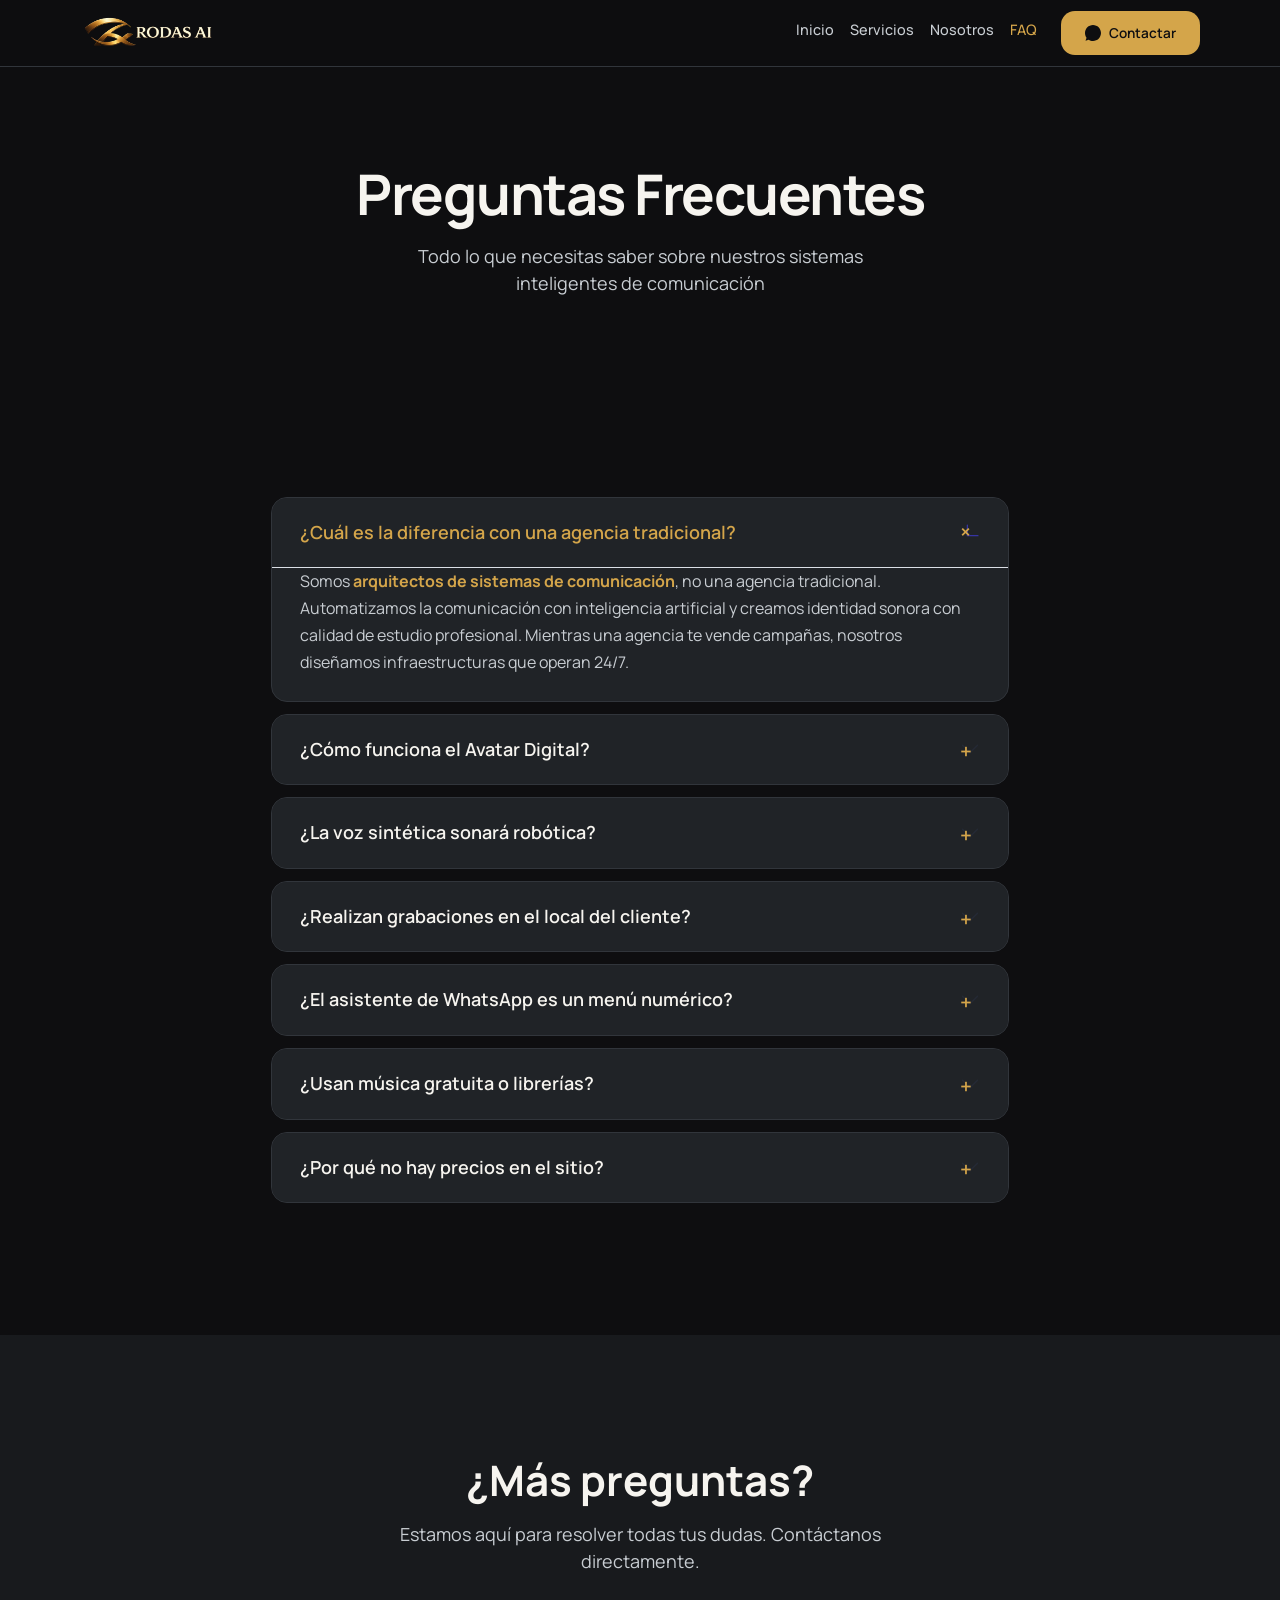
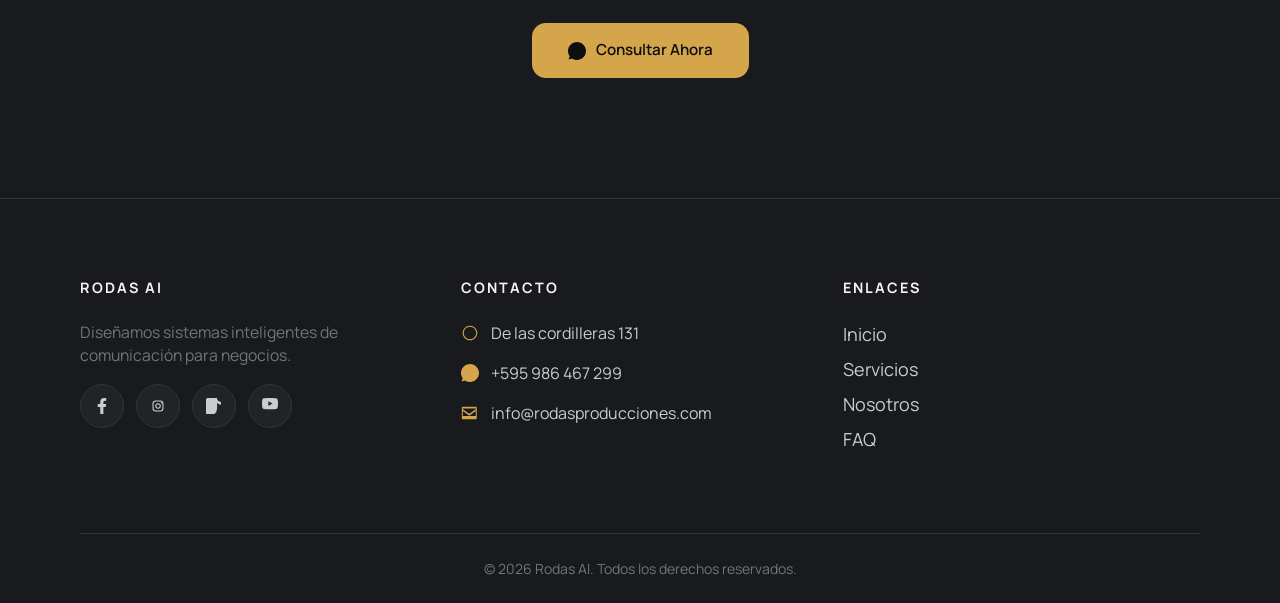
<file: faq.html>
<!DOCTYPE html>
<html lang="es">
  <head>
    <base href="./">
    <meta charset="utf-8">
    <meta http-equiv="X-UA-Compatible" content="IE=edge">
    <meta name="viewport" content="width=device-width, initial-scale=1.0, shrink-to-fit=no">
    <meta name="description" content="Preguntas frecuentes sobre Rodas AI - Sistemas inteligentes de comunicación para negocios">
    <title>FAQ | Rodas AI</title>
    <link rel="icon" href="multimedia/LogoSoloRodasAI.svg" type="image/svg+xml">
    <link href="css/style.css" rel="stylesheet">
    <link href="css/rodas.css" rel="stylesheet">
    <script src="js/color-modes.js"></script>
  </head>
  <body>
    <nav class="navbar navbar-expand-lg navbar-rodas scrolled" id="navbar">
      <div class="container">
        <a class="navbar-brand" href="index.html">
          <img src="multimedia/logorodasai.svg" alt="Rodas AI">
        </a>
        <button class="navbar-toggler" type="button" data-coreui-toggle="collapse" data-coreui-target="#navbarNav">
          <svg class="icon icon-lg" xmlns="http://www.w3.org/2000/svg" viewBox="0 0 512 512">
            <path fill="var(--ci-primary-color, currentcolor)" d="M80 96h352v32H80zm0 144h352v32H80zm0 144h352v32H80z"/>
          </svg>
        </button>
        <div class="collapse navbar-collapse" id="navbarNav">
          <ul class="navbar-nav ms-auto">
            <li class="nav-item"><a class="nav-link" href="index.html">Inicio</a></li>
            <li class="nav-item"><a class="nav-link" href="servicios.html">Servicios</a></li>
            <li class="nav-item"><a class="nav-link" href="nosotros.html">Nosotros</a></li>
            <li class="nav-item"><a class="nav-link active" href="faq.html">FAQ</a></li>
            <li class="nav-item ms-lg-3">
              <a class="btn-gold" href="https://wa.me/595986467299" target="_blank">
                <svg width="16" height="16" viewBox="0 0 512 512" fill="currentColor"><path d="M256.064 0h-.128C114.784 0 0 114.816 0 256c0 56 18.048 107.904 48.736 150.048l-31.904 95.104 98.4-31.456C155.712 496.512 204 512 256.064 512 397.216 512 512 397.152 512 256S397.216 0 256.064 0z"/></svg>
                Contactar
              </a>
            </li>
          </ul>
        </div>
      </div>
    </nav>

    <section class="page-header">
      <div class="container">
        <h1>Preguntas Frecuentes</h1>
        <p>Todo lo que necesitas saber sobre nuestros sistemas inteligentes de comunicación</p>
      </div>
    </section>

    <section class="section faq-section">
      <div class="container">
        <div class="row justify-content-center">
          <div class="col-lg-8">
            <div class="accordion" id="faqAccordion">
              <div class="accordion-item">
                <h2 class="accordion-header">
                  <button class="accordion-button" type="button" data-coreui-toggle="collapse" data-coreui-target="#faq1" aria-expanded="true">
                    ¿Cuál es la diferencia con una agencia tradicional?
                  </button>
                </h2>
                <div id="faq1" class="accordion-collapse collapse show" data-coreui-parent="#faqAccordion">
                  <div class="accordion-body">
                    Somos <strong style="color: var(--rai-gold);">arquitectos de sistemas de comunicación</strong>, no una agencia tradicional. Automatizamos la comunicación con inteligencia artificial y creamos identidad sonora con calidad de estudio profesional. Mientras una agencia te vende campañas, nosotros diseñamos infraestructuras que operan 24/7.
                  </div>
                </div>
              </div>
              <div class="accordion-item">
                <h2 class="accordion-header">
                  <button class="accordion-button collapsed" type="button" data-coreui-toggle="collapse" data-coreui-target="#faq2">
                    ¿Cómo funciona el Avatar Digital?
                  </button>
                </h2>
                <div id="faq2" class="accordion-collapse collapse" data-coreui-parent="#faqAccordion">
                  <div class="accordion-body">
                    Es un <strong style="color: var(--rai-gold);">embajador digital hiperrealista</strong> de tu marca. Puede cambiar de vestuario, aparecer en formato vertical u horizontal, e interactuar con productos físicos. Opera 24/7 generando contenido sin descanso. Tu marca con una presencia digital inquebrantable.
                  </div>
                </div>
              </div>
              <div class="accordion-item">
                <h2 class="accordion-header">
                  <button class="accordion-button collapsed" type="button" data-coreui-toggle="collapse" data-coreui-target="#faq3">
                    ¿La voz sintética sonará robótica?
                  </button>
                </h2>
                <div id="faq3" class="accordion-collapse collapse" data-coreui-parent="#faqAccordion">
                  <div class="accordion-body">
                    No. Aplicamos <strong style="color: var(--rai-gold);">procesos de mezcla y masterización humana de estudio</strong> para darle a cada voz emoción real, hiperrealismo y calidad premium. No es la típica voz robótica; es una voz con alma, tratada por un productor musical profesional.
                  </div>
                </div>
              </div>
              <div class="accordion-item">
                <h2 class="accordion-header">
                  <button class="accordion-button collapsed" type="button" data-coreui-toggle="collapse" data-coreui-target="#faq4">
                    ¿Realizan grabaciones en el local del cliente?
                  </button>
                </h2>
                <div id="faq4" class="accordion-collapse collapse" data-coreui-parent="#faqAccordion">
                  <div class="accordion-body">
                    Sí. Hacemos <strong style="color: var(--rai-gold);">dirección de arte in situ</strong> en tu local, capturamos el material base y el resto de la postproducción se realiza en nuestro estudio con IA: escenografía animada, fondos hiperrealistas, locución y música original.
                  </div>
                </div>
              </div>
              <div class="accordion-item">
                <h2 class="accordion-header">
                  <button class="accordion-button collapsed" type="button" data-coreui-toggle="collapse" data-coreui-target="#faq5">
                    ¿El asistente de WhatsApp es un menú numérico?
                  </button>
                </h2>
                <div id="faq5" class="accordion-collapse collapse" data-coreui-parent="#faqAccordion">
                  <div class="accordion-body">
                    No. Es un <strong style="color: var(--rai-gold);">agente conversacional híbrido</strong> que entiende audios y texto complejo en lenguaje natural. Viene con mini-CRM integrado y permite intervención humana cuando sea necesario. Se entrena en 5 minutos con la información de tu negocio.
                  </div>
                </div>
              </div>
              <div class="accordion-item">
                <h2 class="accordion-header">
                  <button class="accordion-button collapsed" type="button" data-coreui-toggle="collapse" data-coreui-target="#faq6">
                    ¿Usan música gratuita o librerías?
                  </button>
                </h2>
                <div id="faq6" class="accordion-collapse collapse" data-coreui-parent="#faqAccordion">
                  <div class="accordion-body">
                    No. Creamos <strong style="color: var(--rai-gold);">música 100% original</strong> con arreglos orquestales, músicos sesionistas y masterización profesional. Tu identidad sonora será tan única como tu marca. Nada de plantillas ni librerías.
                  </div>
                </div>
              </div>
              <div class="accordion-item">
                <h2 class="accordion-header">
                  <button class="accordion-button collapsed" type="button" data-coreui-toggle="collapse" data-coreui-target="#faq7">
                    ¿Por qué no hay precios en el sitio?
                  </button>
                </h2>
                <div id="faq7" class="accordion-collapse collapse" data-coreui-parent="#faqAccordion">
                  <div class="accordion-body">
                    Porque no vendemos soluciones enlatadas. Cada proyecto corporativo exige un <strong style="color: var(--rai-gold);">análisis personalizado</strong> para garantizar su eficiencia y rentabilidad. Diseñamos sistemas a medida. <a href="https://wa.me/595986467299" target="_blank">Solicita tu consultoría aquí</a>.
                  </div>
                </div>
              </div>
            </div>
          </div>
        </div>
      </div>
    </section>

    <section class="cta-section">
      <div class="container">
        <h2>¿Más preguntas?</h2>
        <p>Estamos aquí para resolver todas tus dudas. Contáctanos directamente.</p>
        <a href="https://wa.me/595986467299?text=Hola%2C%20tengo%20una%20consulta" class="btn-primary-rai" target="_blank">
          <svg width="18" height="18" viewBox="0 0 512 512" fill="currentColor"><path d="M256.064 0h-.128C114.784 0 0 114.816 0 256c0 56 18.048 107.904 48.736 150.048l-31.904 95.104 98.4-31.456C155.712 496.512 204 512 256.064 512 397.216 512 512 397.152 512 256S397.216 0 256.064 0z"/></svg>
          Consultar Ahora
        </a>
      </div>
    </section>

    <footer class="footer-rodas">
      <div class="container">
        <div class="row g-4">
          <div class="col-lg-4">
            <h5>Rodas AI</h5>
            <p class="small" style="color: var(--rai-text-tertiary);">Diseñamos sistemas inteligentes de comunicación para negocios.</p>
            <div class="social-links">
              <a href="https://facebook.com/rodasproduccionespy" target="_blank" aria-label="Facebook"><svg viewBox="0 0 32 32" fill="currentColor"><path d="m23.446 18 .889-5.791h-5.557V8.451c0-1.584.776-3.129 3.265-3.129h2.526V.392S22.277.001 20.085.001c-4.576 0-7.567 2.774-7.567 7.795v4.414H7.431v5.791h5.087v14h6.26v-14z"/></svg></a>
              <a href="https://instagram.com/rodasproduccionespy" target="_blank" aria-label="Instagram"><svg viewBox="0 0 32 32" fill="currentColor"><path d="M20.445 5h-8.891A6.559 6.559 0 0 0 5 11.554v8.891A6.559 6.559 0 0 0 11.554 27h8.891a6.56 6.56 0 0 0 6.554-6.555v-8.891A6.557 6.557 0 0 0 20.445 5zm4.382 15.445a4.382 4.382 0 0 1-4.382 4.382h-8.891a4.383 4.383 0 0 1-4.382-4.382v-8.891a4.383 4.383 0 0 1 4.382-4.382h8.891a4.383 4.383 0 0 1 4.382 4.382zM16 10.5a5.5 5.5 0 1 0 5.5 5.5A5.507 5.507 0 0 0 16 10.5zm0 9a3.5 3.5 0 1 1 3.5-3.5 3.504 3.504 0 0 1-3.5 3.5zm5.5-9.75a1.25 1.25 0 1 0 2.5 0 1.25 1.25 0 0 0-2.5 0z"/></svg></a>
              <a href="https://tiktok.com/@rodasproduccionespy" target="_blank" aria-label="TikTok"><svg viewBox="0 0 32 32" fill="currentColor"><path d="M16.708.027C18.453 0 20.188.016 21.921 0c.105 2.041.839 4.12 2.333 5.563 1.491 1.479 3.6 2.156 5.652 2.385v5.369c-1.923-.073-3.855-.573-5.495-1.708-.771-.521-1.516-1.208-2.208-1.877-.021 3.748.011 7.5-.021 11.247a14.343 14.343 0 0 1-6.849 11.989c-4.104 2.676-9.692 2.312-13.307-.479-3.936-3.032-5.66-8.532-4.168-13.277A13.928 13.928 0 0 1 16.708.027z"/></svg></a>
              <a href="https://youtube.com/@rodasproduccionespy" target="_blank" aria-label="YouTube"><svg viewBox="0 0 512 512" fill="currentColor"><path d="M456.035 10.769c22.031 5.926 39.377 23.386 45.265 45.56C512 96.516 512 180.363 512 180.363s0 83.846-10.7 124.037c-5.888 22.17-23.234 39.631-45.265 45.559-39.928 10.767-200.034 10.767-200.034 10.767s-160.107 0-200.035-10.767C33.937 344.031 16.587 326.57 10.7 304.4 0 264.209 0 180.363 0 180.363S0 96.516 10.7 56.329c5.887-22.174 23.237-39.634 45.266-45.56C95.894 0 256.001 0 256.001 0s160.106 0 200.034 10.769zM203.637 256l133.818-76.122L203.637 103.747V256z"/></svg></a>
            </div>
          </div>
          <div class="col-lg-4">
            <h5>Contacto</h5>
            <div class="contact-item"><svg viewBox="0 0 512 512" fill="currentColor"><path d="M256 48C141.12 48 48 141.12 48 256s93.12 208 208 208 208-93.12 208-208S370.88 48 256 48zm0 384c-97.04 0-176-78.96-176-176S158.96 80 256 80s176 78.96 176 176-78.96 176-176 176z"/></svg><span>De las cordilleras 131</span></div>
            <div class="contact-item"><svg viewBox="0 0 512 512" fill="currentColor"><path d="M256.064 0h-.128C114.784 0 0 114.816 0 256c0 56 18.048 107.904 48.736 150.048l-31.904 95.104 98.4-31.456C155.712 496.512 204 512 256.064 512 397.216 512 512 397.152 512 256S397.216 0 256.064 0z"/></svg><a href="https://wa.me/595986467299" target="_blank">+595 986 467 299</a></div>
            <div class="contact-item"><svg viewBox="0 0 512 512" fill="currentColor"><path d="M424 80H48a24 24 0 0 0-24 24v304a24 24 0 0 0 24 24h376a24 24 0 0 0 24-24V104a24 24 0 0 0-24-24zm-4 48v19.4L236 280.8 52 147.4V128zM52 344V199.8l184 133.4 184-133.4V344z"/></svg><a href="mailto:info@rodasproducciones.com">info@rodasproducciones.com</a></div>
          </div>
          <div class="col-lg-4">
            <h5>Enlaces</h5>
            <ul class="list-unstyled">
              <li class="mb-2"><a href="index.html">Inicio</a></li>
              <li class="mb-2"><a href="servicios.html">Servicios</a></li>
              <li class="mb-2"><a href="nosotros.html">Nosotros</a></li>
              <li class="mb-2"><a href="faq.html">FAQ</a></li>
            </ul>
          </div>
        </div>
        <div class="footer-bottom">&copy; 2026 Rodas AI. Todos los derechos reservados.</div>
      </div>
    </footer>

    <script src="vendors/@coreui/coreui/js/coreui.bundle.min.js"></script>
    <script src="vendors/simplebar/js/simplebar.min.js"></script>
  </body>
</html>
</file>
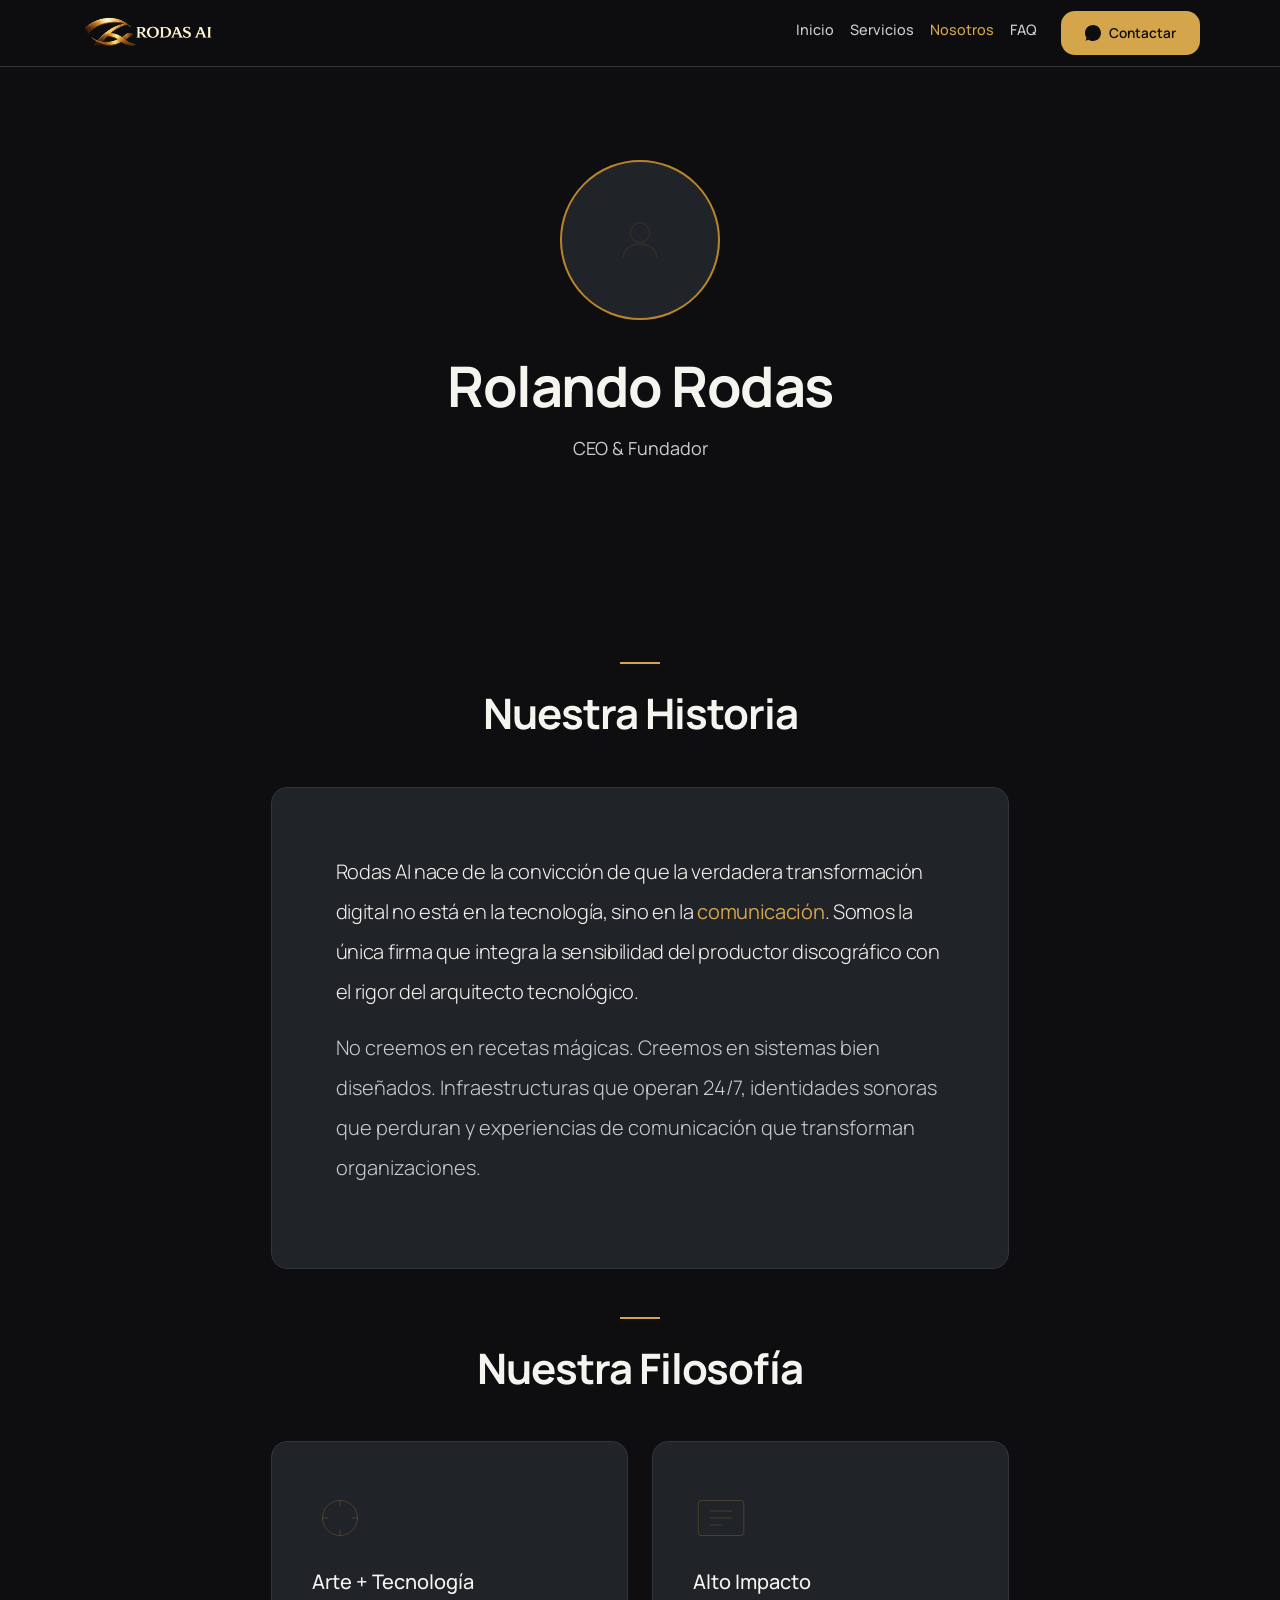
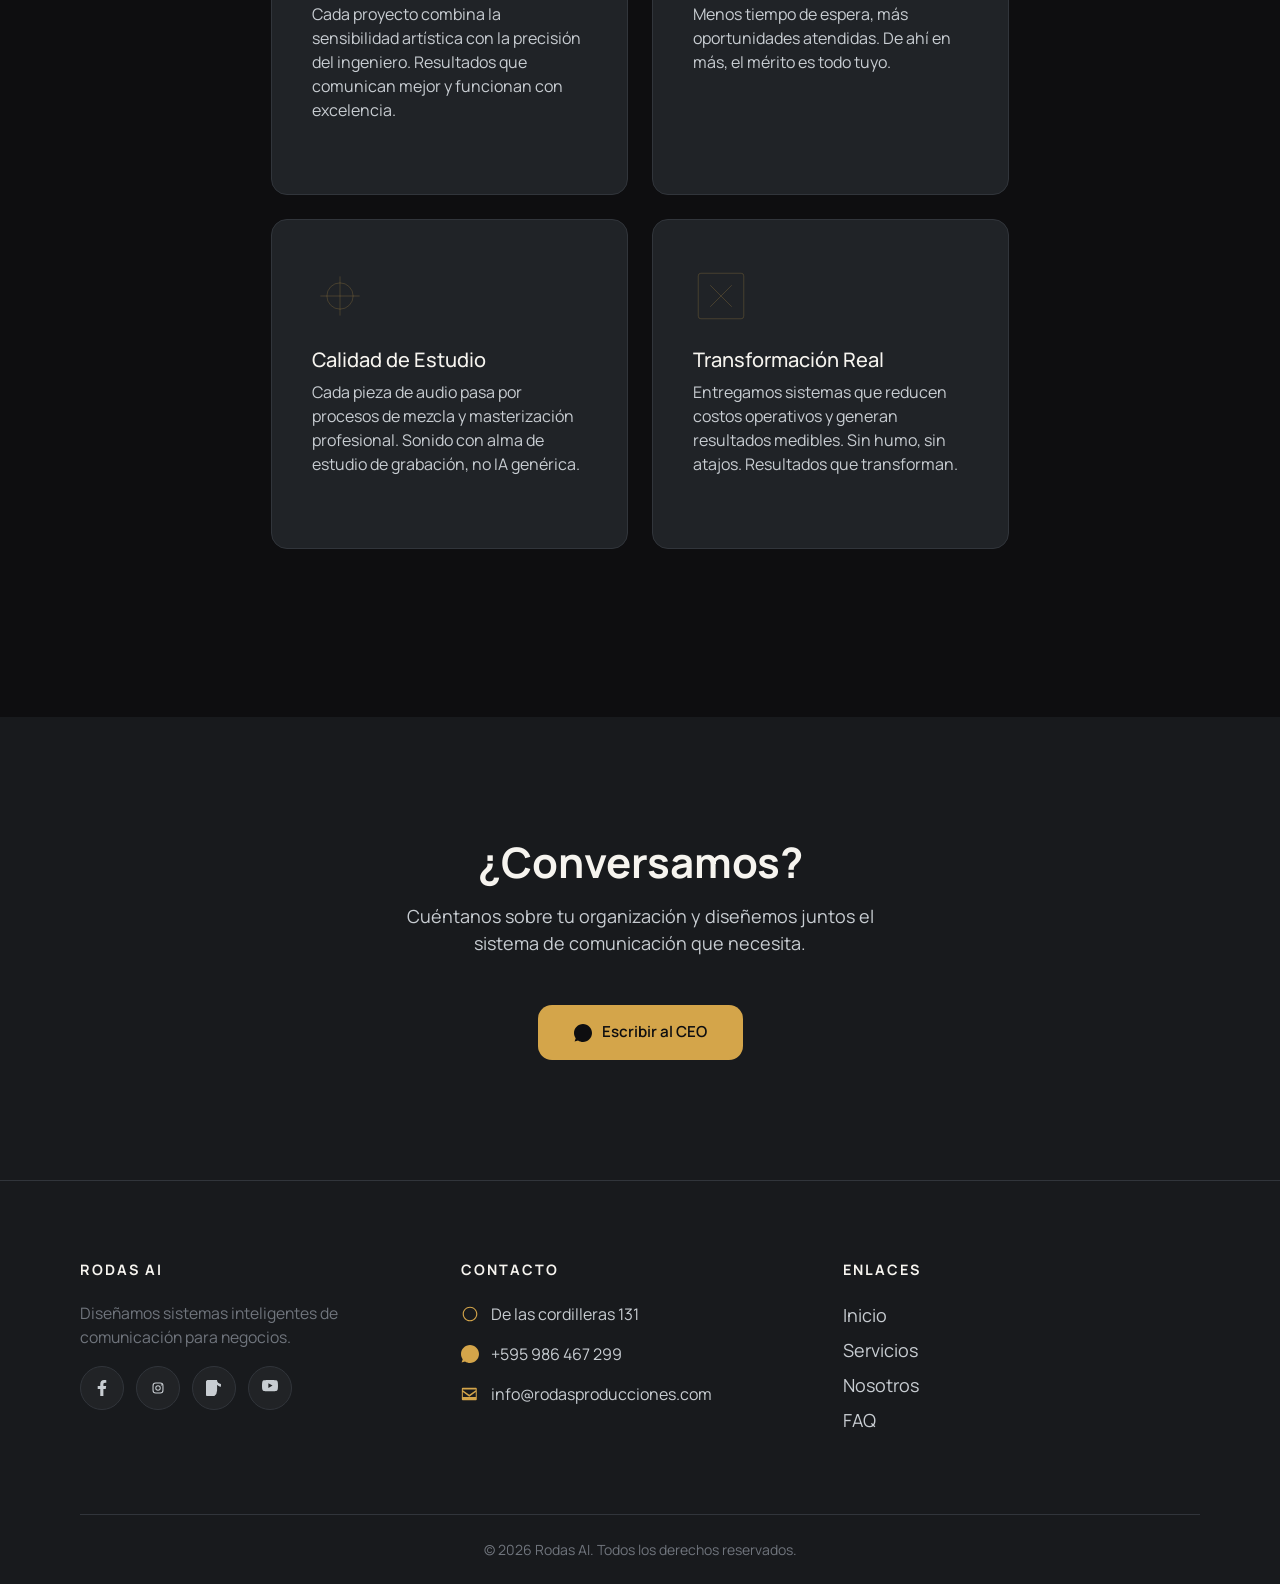
<file: nosotros.html>
<!DOCTYPE html>
<html lang="es">
  <head>
    <base href="./">
    <meta charset="utf-8">
    <meta http-equiv="X-UA-Compatible" content="IE=edge">
    <meta name="viewport" content="width=device-width, initial-scale=1.0, shrink-to-fit=no">
    <meta name="description" content="Rodas AI - Diseñamos sistemas inteligentes de comunicación para negocios">
    <title>Nosotros | Rodas AI</title>
    <link rel="icon" href="multimedia/LogoSoloRodasAI.svg" type="image/svg+xml">
    <link href="css/style.css" rel="stylesheet">
    <link href="css/rodas.css" rel="stylesheet">
    <script src="js/color-modes.js"></script>
  </head>
  <body>
    <nav class="navbar navbar-expand-lg navbar-rodas scrolled" id="navbar">
      <div class="container">
        <a class="navbar-brand" href="index.html">
          <img src="multimedia/logorodasai.svg" alt="Rodas AI">
        </a>
        <button class="navbar-toggler" type="button" data-coreui-toggle="collapse" data-coreui-target="#navbarNav">
          <svg class="icon icon-lg" xmlns="http://www.w3.org/2000/svg" viewBox="0 0 512 512">
            <path fill="var(--ci-primary-color, currentcolor)" d="M80 96h352v32H80zm0 144h352v32H80zm0 144h352v32H80z"/>
          </svg>
        </button>
        <div class="collapse navbar-collapse" id="navbarNav">
          <ul class="navbar-nav ms-auto">
            <li class="nav-item"><a class="nav-link" href="index.html">Inicio</a></li>
            <li class="nav-item"><a class="nav-link" href="servicios.html">Servicios</a></li>
            <li class="nav-item"><a class="nav-link active" href="nosotros.html">Nosotros</a></li>
            <li class="nav-item"><a class="nav-link" href="faq.html">FAQ</a></li>
            <li class="nav-item ms-lg-3">
              <a class="btn-gold" href="https://wa.me/595986467299" target="_blank">
                <svg width="16" height="16" viewBox="0 0 512 512" fill="currentColor"><path d="M256.064 0h-.128C114.784 0 0 114.816 0 256c0 56 18.048 107.904 48.736 150.048l-31.904 95.104 98.4-31.456C155.712 496.512 204 512 256.064 512 397.216 512 512 397.152 512 256S397.216 0 256.064 0z"/></svg>
                Contactar
              </a>
            </li>
          </ul>
        </div>
      </div>
    </nav>

    <section class="about-hero">
      <div class="container">
        <div class="about-photo-placeholder">
          <svg viewBox="0 0 512 512" fill="none" stroke="currentColor" stroke-width="1.5">
            <circle cx="256" cy="180" r="100" stroke="currentColor" fill="none"/>
            <path d="M80 440c0-80 78.72-144 176-144s176 64 176 144" stroke="currentColor" fill="none" stroke-linecap="round"/>
          </svg>
        </div>
        <h1>Rolando Rodas</h1>
        <p>CEO &amp; Fundador</p>
      </div>
    </section>

    <section class="section">
      <div class="container">
        <div class="row justify-content-center">
          <div class="col-lg-8">
            <div class="text-center mb-5">
              <div class="section-divider"></div>
              <h2 class="section-title">Nuestra Historia</h2>
            </div>
            <div class="manifiesto-card mb-5">
              <p class="fs-5 fw-light lh-lg" style="color: var(--rai-text); letter-spacing: -0.3px;">
                Rodas AI nace de la convicción de que la verdadera transformación digital no está en la tecnología, sino en la <strong style="color: var(--rai-gold);">comunicación</strong>. Somos la única firma que integra la sensibilidad del productor discográfico con el rigor del arquitecto tecnológico.
              </p>
              <p class="fs-5 fw-light lh-lg" style="color: var(--rai-text-secondary);">
                No creemos en recetas mágicas. Creemos en sistemas bien diseñados. Infraestructuras que operan 24/7, identidades sonoras que perduran y experiencias de comunicación que transforman organizaciones.
              </p>
            </div>

            <div class="text-center mb-5">
              <div class="section-divider"></div>
              <h2 class="section-title">Nuestra Filosofía</h2>
            </div>
            <div class="row g-4 mb-5">
              <div class="col-md-6">
                <div class="pillar-card">
                  <div class="pillar-icon">
                    <svg viewBox="0 0 512 512" fill="none" stroke="currentColor" stroke-width="2">
                      <circle cx="256" cy="256" r="160" stroke="currentColor" fill="none"/>
                      <path d="M256 96v48M256 368v48M96 256h48M368 256h48" stroke="currentColor" stroke-linecap="round"/>
                    </svg>
                  </div>
                  <h5>Arte + Tecnología</h5>
                  <p style="font-size: 16px; color: var(--rai-text-secondary);">Cada proyecto combina la sensibilidad artística con la precisión del ingeniero. Resultados que comunican mejor y funcionan con excelencia.</p>
                </div>
              </div>
              <div class="col-md-6">
                <div class="pillar-card">
                  <div class="pillar-icon">
                    <svg viewBox="0 0 512 512" fill="none" stroke="currentColor" stroke-width="2">
                      <rect x="48" y="96" width="416" height="320" rx="24" stroke="currentColor" fill="none"/>
                      <path d="M160 192h192M160 256h192M160 320h96" stroke="currentColor" stroke-linecap="round"/>
                    </svg>
                  </div>
                  <h5>Alto Impacto</h5>
                  <p style="font-size: 16px; color: var(--rai-text-secondary);">Menos tiempo de espera, más oportunidades atendidas. De ahí en más, el mérito es todo tuyo.</p>
                </div>
              </div>
              <div class="col-md-6">
                <div class="pillar-card">
                  <div class="pillar-icon">
                    <svg viewBox="0 0 512 512" fill="none" stroke="currentColor" stroke-width="2">
                      <path d="M80 256h352M256 80v352" stroke="currentColor" stroke-linecap="round"/>
                      <circle cx="256" cy="256" r="120" stroke="currentColor" fill="none"/>
                    </svg>
                  </div>
                  <h5>Calidad de Estudio</h5>
                  <p style="font-size: 16px; color: var(--rai-text-secondary);">Cada pieza de audio pasa por procesos de mezcla y masterización profesional. Sonido con alma de estudio de grabación, no IA genérica.</p>
                </div>
              </div>
              <div class="col-md-6">
                <div class="pillar-card">
                  <div class="pillar-icon">
                    <svg viewBox="0 0 512 512" fill="none" stroke="currentColor" stroke-width="2">
                      <path d="M160 160l96 96-96 96M352 160l-96 96 96 96" stroke="currentColor" stroke-linecap="round" stroke-linejoin="round"/>
                      <rect x="48" y="48" width="416" height="416" rx="24" stroke="currentColor" fill="none"/>
                    </svg>
                  </div>
                  <h5>Transformación Real</h5>
                  <p style="font-size: 16px; color: var(--rai-text-secondary);">Entregamos sistemas que reducen costos operativos y generan resultados medibles. Sin humo, sin atajos. Resultados que transforman.</p>
                </div>
              </div>
            </div>
          </div>
        </div>
      </div>
    </section>

    <section class="cta-section">
      <div class="container">
        <h2>¿Conversamos?</h2>
        <p>Cuéntanos sobre tu organización y diseñemos juntos el sistema de comunicación que necesita.</p>
        <a href="https://wa.me/595986467299?text=Quiero%20conversar%20con%20Rodas%20AI" class="btn-primary-rai" target="_blank">
          <svg width="18" height="18" viewBox="0 0 512 512" fill="currentColor"><path d="M256.064 0h-.128C114.784 0 0 114.816 0 256c0 56 18.048 107.904 48.736 150.048l-31.904 95.104 98.4-31.456C155.712 496.512 204 512 256.064 512 397.216 512 512 397.152 512 256S397.216 0 256.064 0z"/></svg>
          Escribir al CEO
        </a>
      </div>
    </section>

    <footer class="footer-rodas">
      <div class="container">
        <div class="row g-4">
          <div class="col-lg-4">
            <h5>Rodas AI</h5>
            <p class="small" style="color: var(--rai-text-tertiary);">Diseñamos sistemas inteligentes de comunicación para negocios.</p>
            <div class="social-links">
              <a href="https://facebook.com/rodasproduccionespy" target="_blank" aria-label="Facebook"><svg viewBox="0 0 32 32" fill="currentColor"><path d="m23.446 18 .889-5.791h-5.557V8.451c0-1.584.776-3.129 3.265-3.129h2.526V.392S22.277.001 20.085.001c-4.576 0-7.567 2.774-7.567 7.795v4.414H7.431v5.791h5.087v14h6.26v-14z"/></svg></a>
              <a href="https://instagram.com/rodasproduccionespy" target="_blank" aria-label="Instagram"><svg viewBox="0 0 32 32" fill="currentColor"><path d="M20.445 5h-8.891A6.559 6.559 0 0 0 5 11.554v8.891A6.559 6.559 0 0 0 11.554 27h8.891a6.56 6.56 0 0 0 6.554-6.555v-8.891A6.557 6.557 0 0 0 20.445 5zm4.382 15.445a4.382 4.382 0 0 1-4.382 4.382h-8.891a4.383 4.383 0 0 1-4.382-4.382v-8.891a4.383 4.383 0 0 1 4.382-4.382h8.891a4.383 4.383 0 0 1 4.382 4.382zM16 10.5a5.5 5.5 0 1 0 5.5 5.5A5.507 5.507 0 0 0 16 10.5zm0 9a3.5 3.5 0 1 1 3.5-3.5 3.504 3.504 0 0 1-3.5 3.5zm5.5-9.75a1.25 1.25 0 1 0 2.5 0 1.25 1.25 0 0 0-2.5 0z"/></svg></a>
              <a href="https://tiktok.com/@rodasproduccionespy" target="_blank" aria-label="TikTok"><svg viewBox="0 0 32 32" fill="currentColor"><path d="M16.708.027C18.453 0 20.188.016 21.921 0c.105 2.041.839 4.12 2.333 5.563 1.491 1.479 3.6 2.156 5.652 2.385v5.369c-1.923-.073-3.855-.573-5.495-1.708-.771-.521-1.516-1.208-2.208-1.877-.021 3.748.011 7.5-.021 11.247a14.343 14.343 0 0 1-6.849 11.989c-4.104 2.676-9.692 2.312-13.307-.479-3.936-3.032-5.66-8.532-4.168-13.277A13.928 13.928 0 0 1 16.708.027z"/></svg></a>
              <a href="https://youtube.com/@rodasproduccionespy" target="_blank" aria-label="YouTube"><svg viewBox="0 0 512 512" fill="currentColor"><path d="M456.035 10.769c22.031 5.926 39.377 23.386 45.265 45.56C512 96.516 512 180.363 512 180.363s0 83.846-10.7 124.037c-5.888 22.17-23.234 39.631-45.265 45.559-39.928 10.767-200.034 10.767-200.034 10.767s-160.107 0-200.035-10.767C33.937 344.031 16.587 326.57 10.7 304.4 0 264.209 0 180.363 0 180.363S0 96.516 10.7 56.329c5.887-22.174 23.237-39.634 45.266-45.56C95.894 0 256.001 0 256.001 0s160.106 0 200.034 10.769zM203.637 256l133.818-76.122L203.637 103.747V256z"/></svg></a>
            </div>
          </div>
          <div class="col-lg-4">
            <h5>Contacto</h5>
            <div class="contact-item"><svg viewBox="0 0 512 512" fill="currentColor"><path d="M256 48C141.12 48 48 141.12 48 256s93.12 208 208 208 208-93.12 208-208S370.88 48 256 48zm0 384c-97.04 0-176-78.96-176-176S158.96 80 256 80s176 78.96 176 176-78.96 176-176 176z"/></svg><span>De las cordilleras 131</span></div>
            <div class="contact-item"><svg viewBox="0 0 512 512" fill="currentColor"><path d="M256.064 0h-.128C114.784 0 0 114.816 0 256c0 56 18.048 107.904 48.736 150.048l-31.904 95.104 98.4-31.456C155.712 496.512 204 512 256.064 512 397.216 512 512 397.152 512 256S397.216 0 256.064 0z"/></svg><a href="https://wa.me/595986467299" target="_blank">+595 986 467 299</a></div>
            <div class="contact-item"><svg viewBox="0 0 512 512" fill="currentColor"><path d="M424 80H48a24 24 0 0 0-24 24v304a24 24 0 0 0 24 24h376a24 24 0 0 0 24-24V104a24 24 0 0 0-24-24zm-4 48v19.4L236 280.8 52 147.4V128zM52 344V199.8l184 133.4 184-133.4V344z"/></svg><a href="mailto:info@rodasproducciones.com">info@rodasproducciones.com</a></div>
          </div>
          <div class="col-lg-4">
            <h5>Enlaces</h5>
            <ul class="list-unstyled">
              <li class="mb-2"><a href="index.html">Inicio</a></li>
              <li class="mb-2"><a href="servicios.html">Servicios</a></li>
              <li class="mb-2"><a href="nosotros.html">Nosotros</a></li>
              <li class="mb-2"><a href="faq.html">FAQ</a></li>
            </ul>
          </div>
        </div>
        <div class="footer-bottom">&copy; 2026 Rodas AI. Todos los derechos reservados.</div>
      </div>
    </footer>

    <script src="vendors/@coreui/coreui/js/coreui.bundle.min.js"></script>
    <script src="vendors/simplebar/js/simplebar.min.js"></script>
  </body>
</html>
</file>
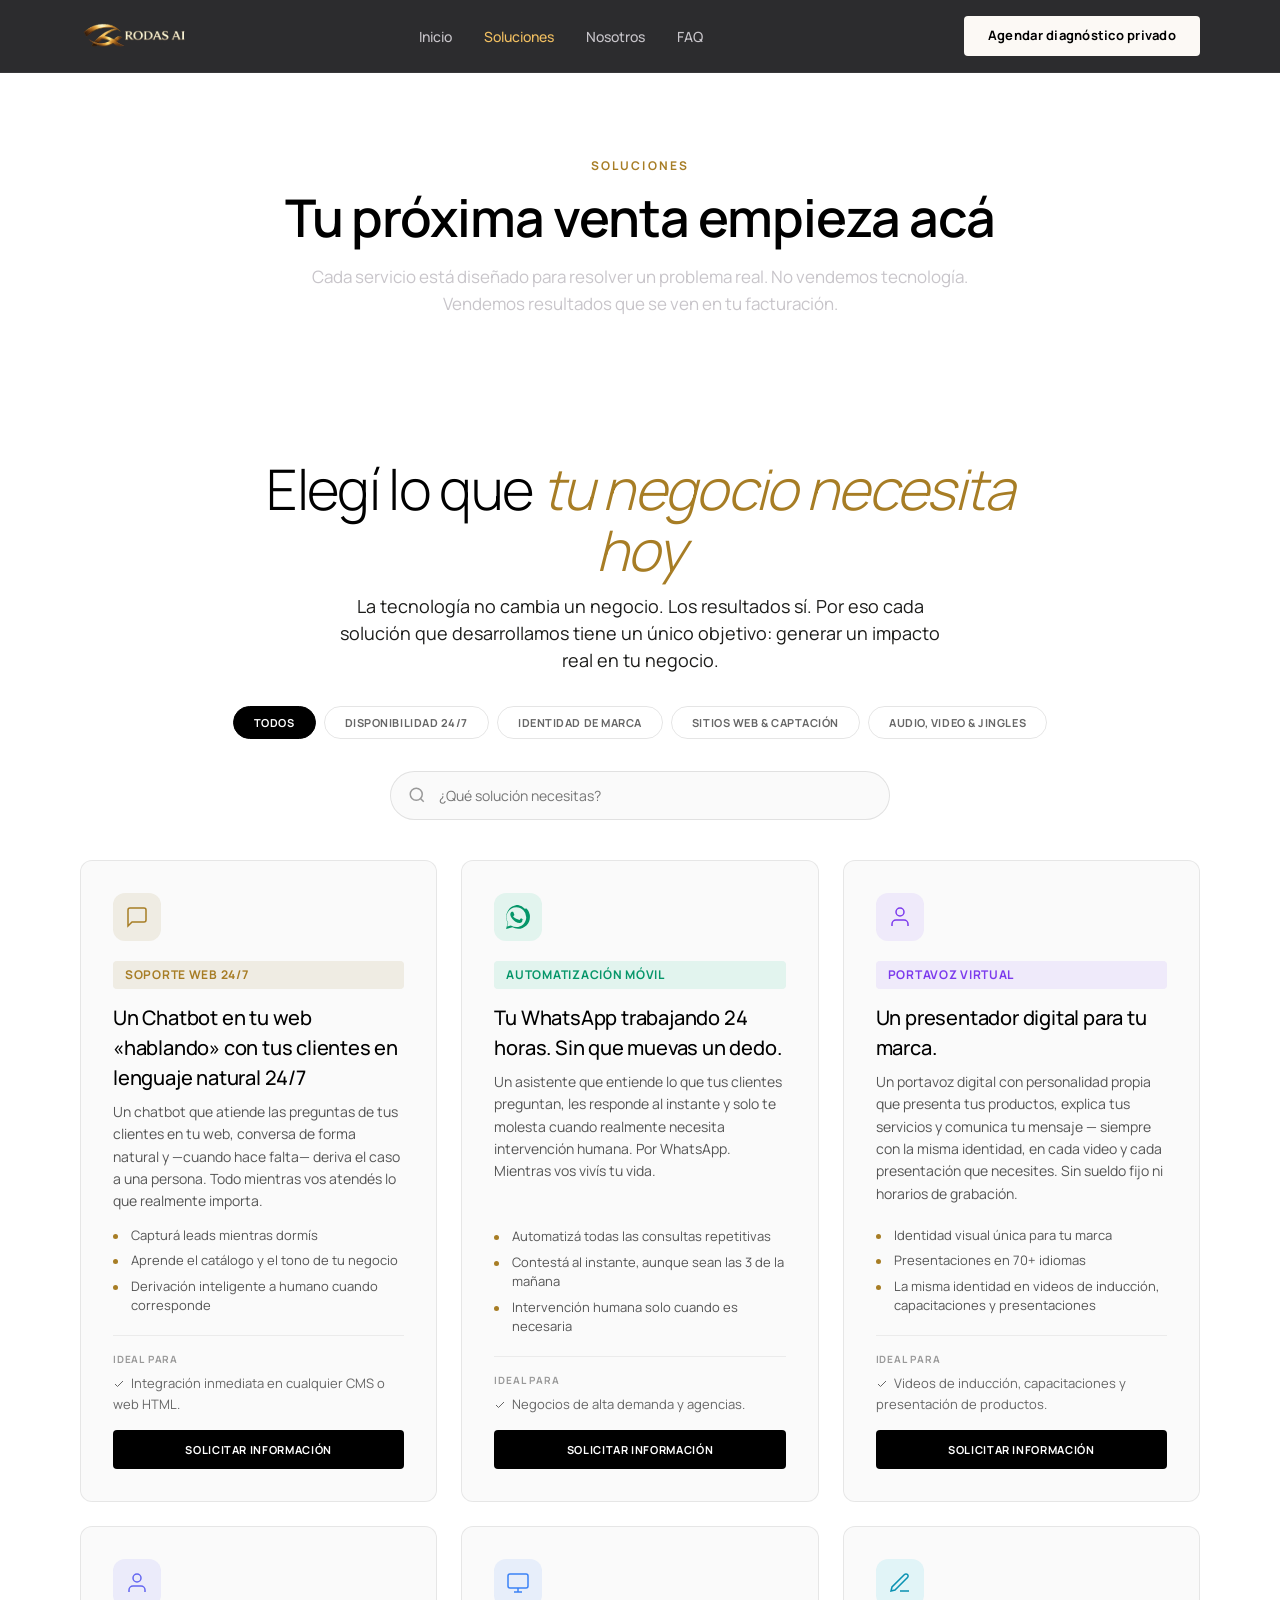
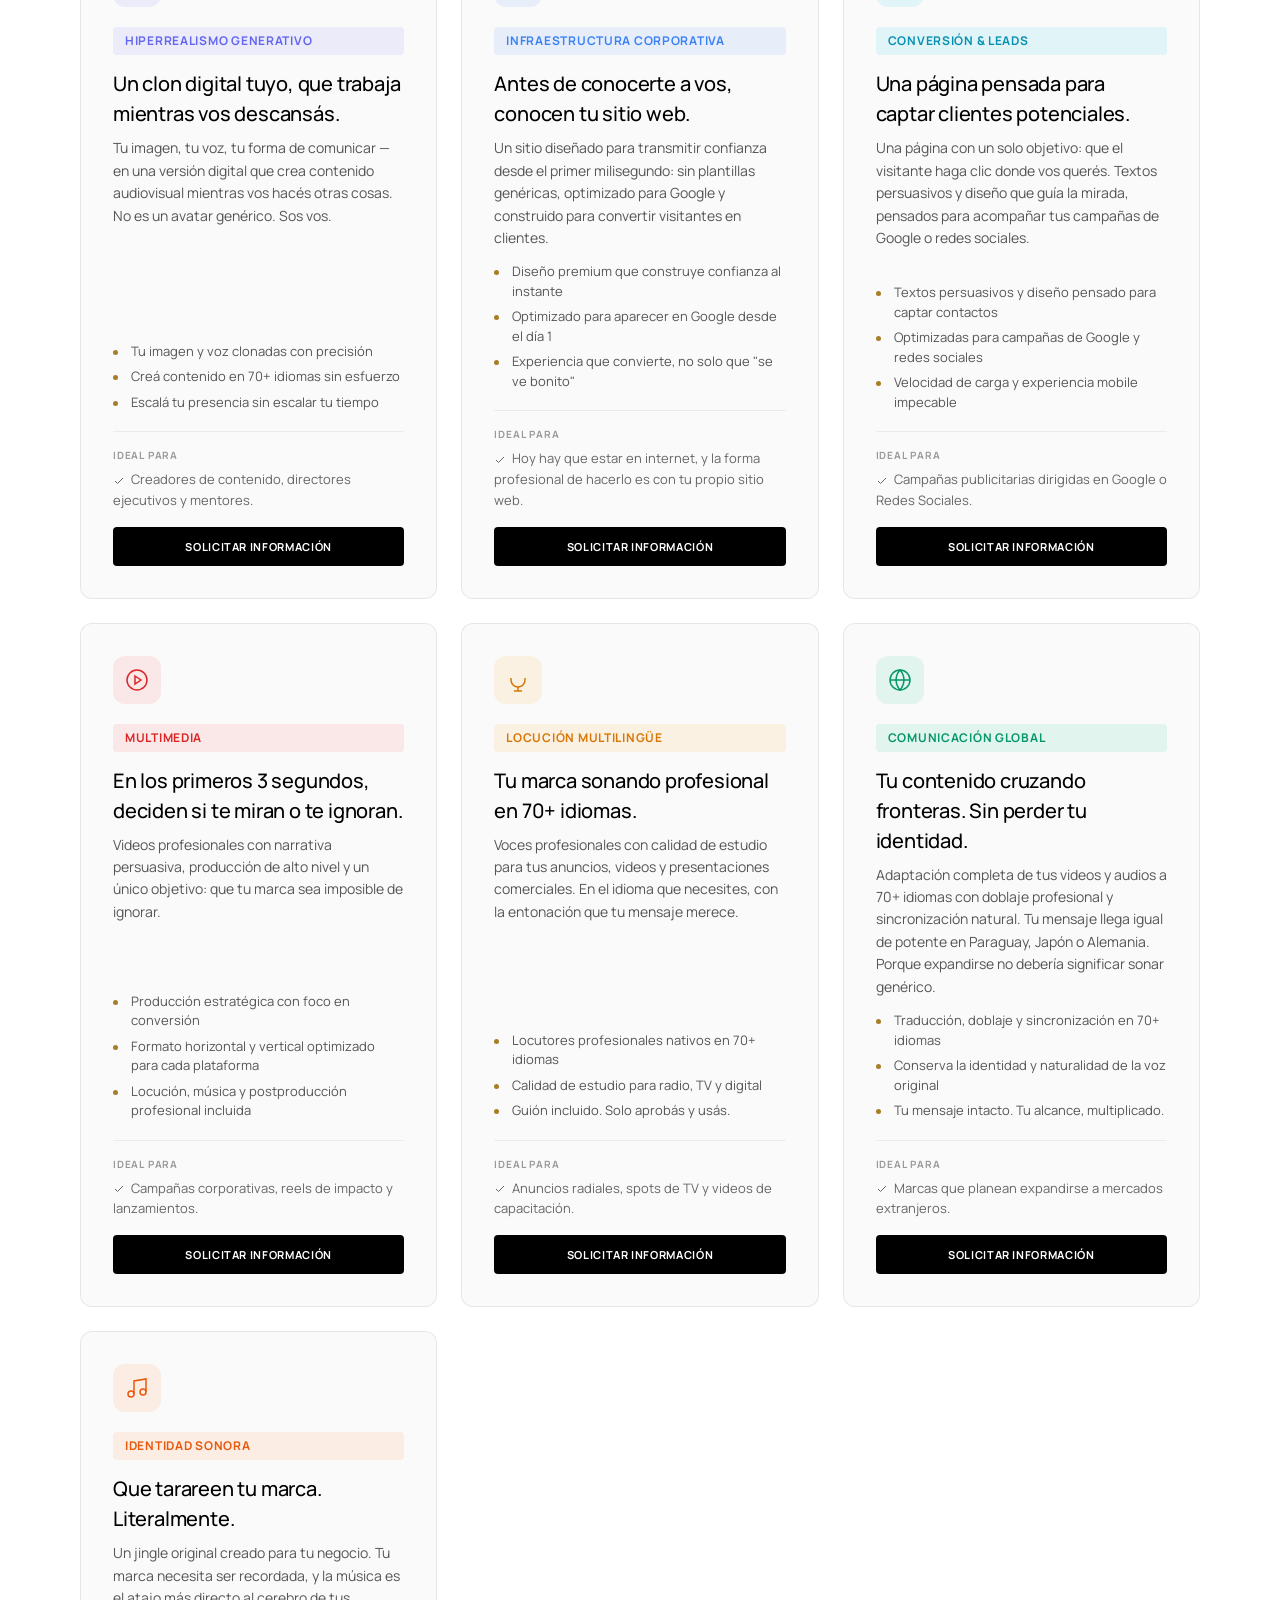
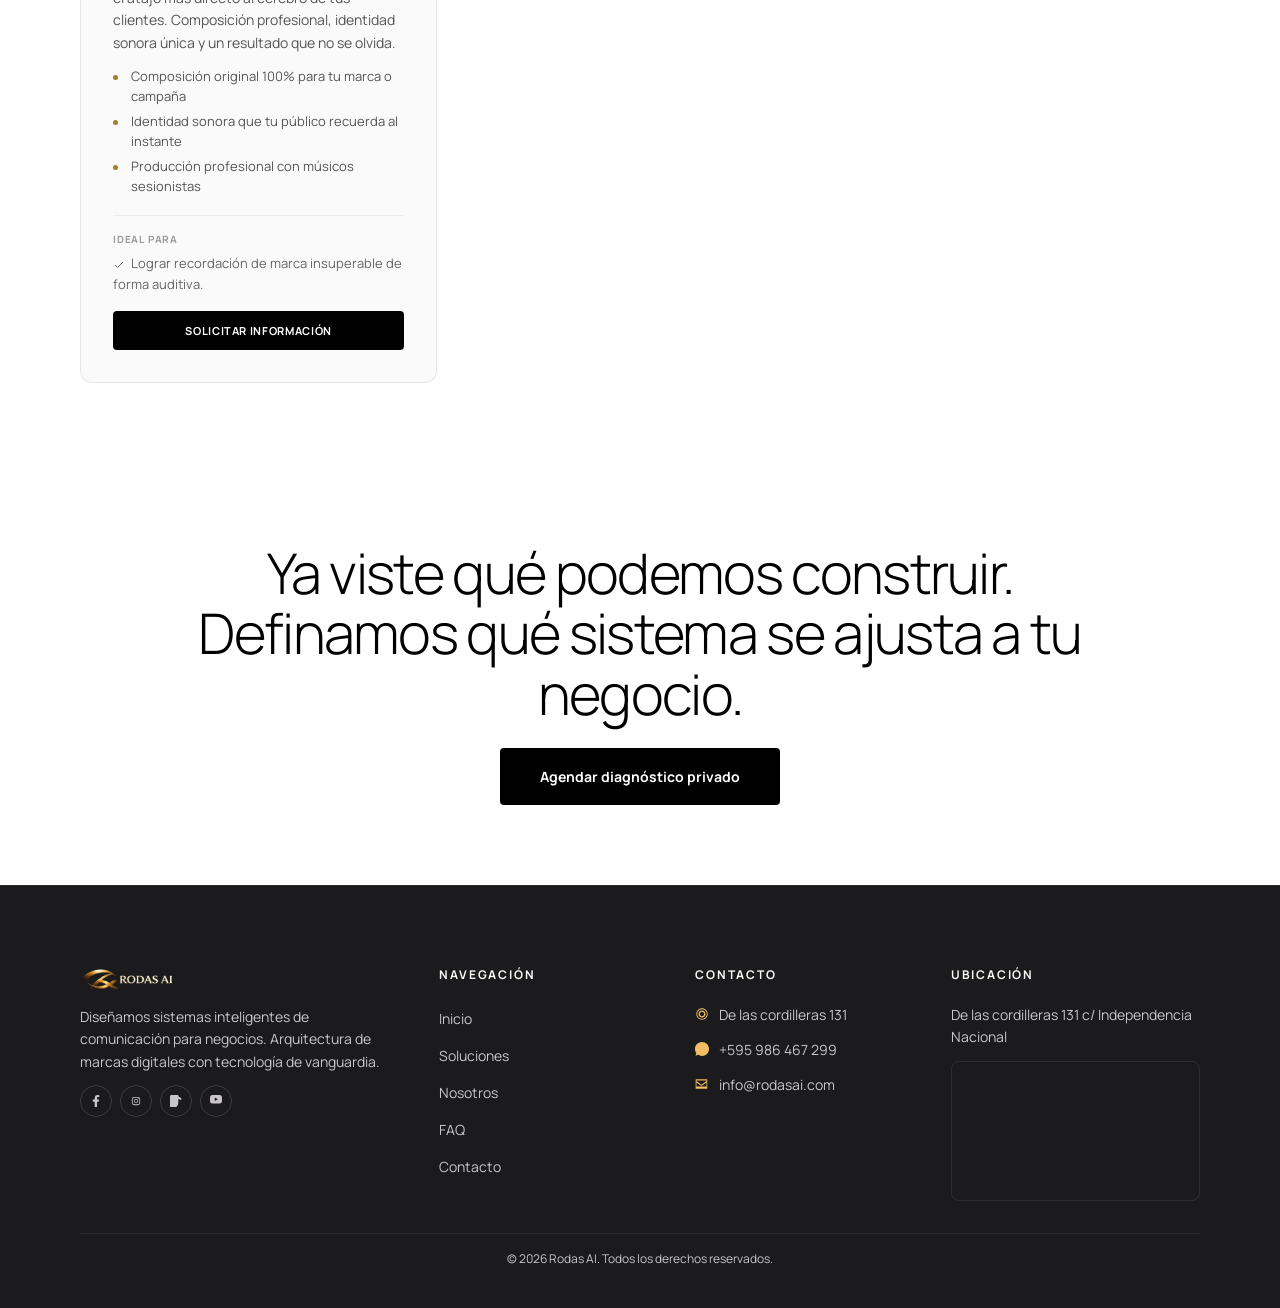
<file: servicios.html>
<!DOCTYPE html>
<html lang="es" class="scroll-smooth">
<head>
    <meta charset="utf-8">
    <meta name="viewport" content="width=device-width, initial-scale=1.0">
    <meta name="description" content="Servicios de Rodas AI - Sistemas inteligentes de comunicación, tecnología y producción audiovisual">
    <meta name="author" content="Rolando Rodas">
    <title>Soluciones | Rodas AI</title>
    <link rel="icon" href="multimedia/LogoSoloRodasAI.svg" type="image/svg+xml">
    <link href="https://fonts.googleapis.com/css2?family=Manrope:wght@200;300;400;500;700;800&display=swap" rel="stylesheet">
    <link href="css/rodas.css" rel="stylesheet">
    <style>
        :root {
            --surface: #1b1b1d;
            --surface-dim: #0f0f11;
            --surface-bright: #2a2a2d;
            --surface-container: #202224;
            --surface-container-low: #1a1c1e;
            --surface-container-high: #26282b;
            --surface-container-highest: #2c2e31;
            --surface-container-lowest: #ffffff;
            --on-surface: #fcf9f5;
            --on-surface-variant: #c8c5ca;
            --primary: #000000;
            --on-primary: #ffffff;
            --primary-container: #1b1b1d;
            --on-primary-container: #858386;
            --secondary: #5f5e5b;
            --on-secondary: #ffffff;
            --secondary-container: #e1dfdb;
            --on-secondary-container: #63635f;
            --tertiary: #000000;
            --on-tertiary: #ffffff;
            --tertiary-container: #271900;
            --on-tertiary-container: #a77d25;
            --tertiary-fixed: #f1bf61;
            --outline: #77767b;
            --outline-variant: #c8c5ca;
            --error: #ba1a1a;
            --on-error: #ffffff;
            --error-container: #ffdad6;
            --on-error-container: #93000a;
            --bg-body: var(--surface);
            --text-body: var(--on-surface);
            --text-secondary: var(--on-surface-variant);
            --text-tertiary: var(--on-secondary-container);
            --accent: var(--on-tertiary-container);
            --accent-light: var(--tertiary-fixed);
            --radius-sm: 0.125rem;
            --radius: 0.25rem;
            --radius-lg: 0.5rem;
            --radius-xl: 0.75rem;
            --radius-card: var(--radius-lg);
            --radius-btn: var(--radius);
            --transition: 300ms ease-out;
            --font-display: 'Manrope', sans-serif;
            --font-body: 'Manrope', sans-serif;
            --section-gap: 80px;
            --margin-desktop: 80px;
            --margin-mobile: 24px;
            --container-max: 1440px;
            --gutter: 32px;
        }
        * { margin: 0; padding: 0; box-sizing: border-box; }
        body {
            font-family: var(--font-body);
            background: var(--bg-body);
            color: var(--text-body);
            min-height: 100vh;
            display: flex;
            flex-direction: column;
            -webkit-font-smoothing: antialiased;
            overflow-x: hidden;
        }
        .fade-in {
            opacity: 0;
            transform: translateY(24px);
            transition: opacity 900ms ease-out, transform 900ms ease-out;
        }
        .fade-in.visible {
            opacity: 1;
            transform: translateY(0);
        }

        /* NAV */
        .nav-rai {
            position: fixed;
            top: 0;
            width: 100%;
            z-index: 1030;
            padding: 16px 0;
            transition: var(--transition);
            background: rgba(27,27,29,0.92);
            backdrop-filter: blur(20px);
            border-bottom: 1px solid rgba(200,197,202,0.08);
        }
        .nav-rai .nav-inner {
            max-width: var(--container-max);
            margin: 0 auto;
            padding: 0 var(--margin-desktop);
            display: flex;
            align-items: center;
            justify-content: space-between;
        }
        .nav-rai .nav-logo {
            font-family: var(--font-display);
            font-size: 24px;
            font-weight: 700;
            color: var(--text-body);
            text-decoration: none;
            letter-spacing: -0.5px;
            display: flex;
            align-items: center;
            gap: 10px;
        }
        .nav-rai .nav-logo img {
            height: 32px;
            width: auto;
            display: block;
        }
        .nav-rai .nav-links {
            display: flex;
            align-items: center;
            gap: 32px;
            list-style: none;
        }
        .nav-rai .nav-links a {
            color: var(--text-secondary);
            text-decoration: none;
            font-size: 14px;
            font-weight: 500;
            transition: var(--transition);
        }
        .nav-rai .nav-links a:hover,
        .nav-rai .nav-links a.active {
            color: var(--accent-light);
        }
        .nav-cta {
            display: inline-flex;
            align-items: center;
            padding: 10px 24px;
            background: var(--text-body);
            color: var(--primary);
            border-radius: var(--radius-btn);
            font-size: 13px;
            font-weight: 700;
            text-decoration: none;
            letter-spacing: 0.02em;
            transition: var(--transition);
        }
        .nav-cta:hover {
            background: var(--accent-light);
            color: var(--tertiary-container);
            box-shadow: 0 0 20px rgba(167,125,37,0.15);
        }
        .nav-toggle {
            display: none;
            background: none;
            border: 1px solid rgba(200,197,202,0.2);
            border-radius: var(--radius);
            padding: 8px;
            color: var(--text-body);
            cursor: pointer;
        }
        .nav-toggle svg { display: block; }

        /* HERO DEMOCRATIZACION */
        .white-strip {
            background: var(--surface-container-lowest);
            color: var(--primary);
            padding: 120px var(--margin-desktop);
        }
        .hero-inner-rai {
            max-width: var(--container-max);
            margin: 0 auto;
            display: grid;
            grid-template-columns: 1fr 1fr;
            gap: 64px;
            align-items: center;
        }
        .hero-text-col {
            text-align: left;
        }
        .hero-text-col h1 {
            font-family: var(--font-display);
            font-size: 52px;
            font-weight: 700;
            line-height: 1.2;
            letter-spacing: -0.03em;
            color: var(--primary);
            margin: 0 0 20px;
        }
        .hero-text-col h1 .accent {
            font-style: italic;
            color: #8B6914 !important;
        }
        .hero-text-col p {
            font-size: 20px;
            font-weight: 400;
            line-height: 1.6;
            color: #1c1c1a;
            margin: 0 0 36px;
        }
        .hero-actions-col {
            display: flex;
            flex-wrap: wrap;
            gap: 16px;
            margin-top: 20px;
        }
        .hero-video-col .hero-actions-col {
            justify-content: center;
        }
        .btn-primary {
            display: inline-flex;
            align-items: center;
            gap: 10px;
            padding: 16px 32px;
            background: var(--primary);
            color: var(--on-primary);
            border-radius: var(--radius-btn);
            font-size: 13px;
            font-weight: 700;
            text-decoration: none;
            letter-spacing: 0.02em;
            transition: var(--transition);
        }
        .btn-primary:hover {
            background: var(--accent-light);
            color: var(--tertiary-container);
            box-shadow: 0 0 20px rgba(167,125,37,0.15);
        }
        .btn-secondary {
            display: inline-flex;
            align-items: center;
            padding: 16px 32px;
            background: transparent;
            color: var(--primary);
            border: 1px solid rgba(0,0,0,0.15);
            border-radius: var(--radius-btn);
            font-size: 13px;
            font-weight: 600;
            text-decoration: none;
            letter-spacing: 0.02em;
            transition: var(--transition);
        }
        .btn-secondary:hover {
            border-color: var(--accent-light);
            color: var(--accent-light);
        }
        .hero-video-col {
            width: 100%;
        }
        .hero-video-wrap {
            width: 100%;
        }
        .hero-video-wrap .hero-video {
            border-radius: var(--radius-xl);
            overflow: hidden;
            border: 1px solid rgba(0,0,0,0.1);
            box-shadow: 0 24px 48px -12px rgba(0,0,0,0.15);
            position: relative;
            background: #000;
        }
        .hero-video-wrap .hero-video video {
            width: 100%;
            display: block;
            aspect-ratio: 16/9;
            object-fit: cover;
        }
        .hero-video-wrap .hero-video .play-overlay {
            position: absolute;
            inset: 0;
            display: flex;
            align-items: center;
            justify-content: center;
            background: rgba(0,0,0,0.3);
            transition: var(--transition);
            cursor: pointer;
        }
        .hero-video-wrap .hero-video .play-overlay.hidden {
            opacity: 0;
            pointer-events: none;
        }
        .sound-btn {
            display: inline-flex;
            align-items: center;
            gap: 10px;
            padding: 12px 24px;
            background: rgba(255, 255, 255, 0.12);
            backdrop-filter: blur(12px);
            -webkit-backdrop-filter: blur(12px);
            border: 1px solid rgba(255, 255, 255, 0.25);
            border-radius: 50px;
            color: #ffffff;
            font-size: 14px;
            font-weight: 600;
            letter-spacing: 0.02em;
            transition: all 0.3s ease;
            box-shadow: 0 8px 32px rgba(0, 0, 0, 0.2);
        }
        .sound-btn:hover {
            transform: scale(1.05);
            background: rgba(255, 255, 255, 0.2);
            border-color: rgba(255, 255, 255, 0.4);
        }

        /* SISTEMAS INTELIGENTES */
        .sistemas-rai {
            position: relative;
            min-height: 760px;
            display: flex;
            align-items: center;
            overflow: hidden;
            background: #090A0A;
        }
        .sistemas-rai video {
            position: absolute;
            inset: 0;
            width: 100%;
            height: 100%;
            object-fit: cover;
            z-index: 0;
        }
        .sist-overlay {
            position: absolute;
            inset: 0;
            z-index: 1;
            background: linear-gradient(90deg, rgba(9,10,10,0.92) 0%, rgba(9,10,10,0.75) 40%, rgba(9,10,10,0.35) 100%);
        }
        .sist-content {
            position: relative;
            z-index: 2;
            max-width: 1440px;
            margin: 0 auto;
            padding: 88px 64px;
            width: 100%;
        }
        .sist-content h2 {
            font-family: var(--font-display);
            font-size: 68px;
            font-weight: 300;
            line-height: 1.05;
            letter-spacing: -0.045em;
            color: #F5F3EE;
            margin: 0;
            max-width: 700px;
        }
        .sist-content h2 .gold-accent {
            color: #C99536;
            font-style: italic;
            font-weight: 300;
        }
        .sist-content .sist-divider {
            width: 94px;
            height: 2px;
            margin: 48px 0 48px;
            background: linear-gradient(90deg, #D8A542 0%, #936719 100%);
        }
        .sist-content .sist-text {
            font-family: var(--font-display);
            font-size: 25px;
            font-weight: 300;
            line-height: 1.55;
            letter-spacing: -0.015em;
            color: rgba(255,255,255,0.88);
            margin: 0 0 22px;
            max-width: 560px;
        }
        .sist-content .sist-text:last-child {
            margin-bottom: 0;
        }
        .sist-content .sist-text.gold {
            color: #D6A23C;
        }

        /* ESENCIA / MANIFIESTO */
        .esencia-rai {
            padding: var(--section-gap) var(--margin-desktop);
            border-top: 1px solid rgba(200,197,202,0.1);
            border-bottom: 1px solid rgba(200,197,202,0.1);
        }
        .esencia-rai .esencia-inner {
            max-width: var(--container-max);
            margin: 0 auto;
            display: grid;
            grid-template-columns: 1fr 1fr;
            gap: var(--gutter);
            align-items: center;
        }
        .esencia-rai .esencia-text {
            max-width: 560px;
        }
        .esencia-rai .esencia-label {
            font-size: 12px;
            font-weight: 700;
            letter-spacing: 0.15em;
            text-transform: uppercase;
            color: var(--accent-light);
            margin-bottom: 8px;
        }
        .esencia-rai h3 {
            font-family: var(--font-display);
            font-size: 40px;
            font-weight: 400;
            line-height: 1.15;
            letter-spacing: -0.02em;
            color: var(--text-body);
            margin-bottom: 12px;
        }
        .esencia-rai p {
            font-size: 18px;
            font-weight: 400;
            line-height: 1.5;
            color: var(--text-secondary);
        }
        .esencia-rai p strong {
            color: var(--accent-light);
        }
        .esencia-rai .esencia-author {
            margin-top: 16px;
            font-size: 13px;
            font-weight: 700;
            letter-spacing: 0.1em;
            text-transform: uppercase;
            color: var(--on-primary-container);
        }
        .esencia-rai .esencia-visual {
            width: 100%;
            aspect-ratio: 4/3;
            border-radius: var(--radius-xl);
            overflow: hidden;
            background: var(--surface-container);
            display: flex;
            align-items: center;
            justify-content: center;
            color: var(--text-secondary);
            font-size: 14px;
            border: 1px solid rgba(200,197,202,0.2);
        }
        .esencia-rai .esencia-visual img {
            width: 100%;
            height: 100%;
            object-fit: cover;
        }

        /* BENTO - NUEVA REALIDAD */
        .bento-rai {
            padding: var(--section-gap) var(--margin-desktop);
            background: var(--surface-container-lowest);
            color: var(--primary);
            max-width: 100%;
        }
        .bento-rai .bento-inner {
            max-width: var(--container-max);
            margin: 0 auto;
        }
        .bento-rai .bento-header {
            text-align: center;
            margin-bottom: 32px;
        }
        .bento-rai .bento-header h2 {
            font-family: var(--font-display);
            font-size: 56px;
            font-weight: 300;
            line-height: 1.1;
            letter-spacing: -0.03em;
            max-width: 1000px;
            margin: 0 auto;
            color: var(--primary);
        }
        .bento-rai .bento-header h2 .accent {
            color: var(--on-tertiary-container);
        }
        .bento-rai .bento-grid {
            display: grid;
            grid-template-columns: 1fr 1fr 1fr;
            gap: 24px;
        }
        .bento-card {
            background: rgba(0,0,0,0.02);
            border: 1px solid rgba(0,0,0,0.08);
            border-radius: var(--radius-xl);
            padding: 40px;
            transition: var(--transition);
        }
        .bento-card:hover {
            border-color: var(--on-tertiary-container);
            box-shadow: 0 0 24px rgba(167,125,37,0.08);
        }
        .bento-card .bento-icon {
            font-size: 28px;
            color: var(--on-tertiary-container);
            margin-bottom: 12px;
            display: block;
        }
        .bento-card p {
            font-size: 20px;
            font-weight: 400;
            line-height: 1.3;
            color: var(--primary);
        }
        .bento-card.col-span-2 {
            grid-column: span 2;
        }

        /* SERVICIOS */
        .servicios-rai {
            padding: var(--section-gap) var(--margin-desktop);
            background: var(--surface-container-lowest);
            color: var(--primary);
            max-width: 100%;
        }
        .servicios-rai .servicios-inner {
            max-width: var(--container-max);
            margin: 0 auto;
        }
        .servicios-rai .servicios-header {
            text-align: center;
            margin-bottom: 16px;
        }
        .servicios-rai .servicios-header h2 {
            font-family: var(--font-display);
            font-size: 56px;
            font-weight: 300;
            line-height: 1.1;
            letter-spacing: -0.03em;
            color: var(--primary);
            text-align: center;
            max-width: 800px;
            margin: 0 auto;
        }
        .servicios-rai .servicios-header h2 .accent {
            color: var(--on-tertiary-container);
            font-style: italic;
        }
        .servicios-rai .servicios-header p {
            font-size: 18px;
            color: #1c1c1a;
            margin: 12px auto 0;
            max-width: 600px;
        }
        .servicios-rai .servicios-header .srv-link {
            display: inline-block;
            margin-top: 20px;
            font-size: 12px;
            font-weight: 700;
            letter-spacing: 0.15em;
            text-transform: uppercase;
            color: var(--on-tertiary-container);
            text-decoration: none;
            border-bottom: 1px solid var(--on-tertiary-container);
            padding-bottom: 4px;
            transition: var(--transition);
        }
        .servicios-rai .servicios-header .srv-link:hover {
            color: var(--accent-light);
            border-color: var(--accent-light);
        }
        .srv-filters {
            display: flex;
            flex-wrap: wrap;
            justify-content: center;
            gap: 8px;
            margin: 32px 0;
        }
        .srv-filters button {
            padding: 8px 20px;
            border-radius: 50px;
            font-size: 11px;
            font-weight: 700;
            letter-spacing: 0.05em;
            text-transform: uppercase;
            border: 1px solid rgba(0,0,0,0.1);
            background: transparent;
            color: #666;
            cursor: pointer;
            transition: var(--transition);
            font-family: var(--font-body);
        }
        .srv-filters button:hover {
            border-color: var(--on-tertiary-container);
            color: var(--on-tertiary-container);
        }
        .srv-filters button.active {
            background: var(--primary);
            color: var(--on-primary);
            border-color: var(--primary);
        }
        .srv-search {
            max-width: 500px;
            margin: 0 auto 40px;
            position: relative;
        }
        .srv-search input {
            width: 100%;
            padding: 14px 20px 14px 48px;
            border: 1px solid rgba(0,0,0,0.1);
            border-radius: 50px;
            font-size: 14px;
            font-family: var(--font-body);
            color: var(--primary);
            background: rgba(0,0,0,0.02);
            outline: none;
            transition: var(--transition);
        }
        .srv-search input:focus {
            border-color: var(--on-tertiary-container);
            box-shadow: 0 0 0 3px rgba(139,105,20,0.1);
        }
        .srv-search svg {
            position: absolute;
            left: 18px;
            top: 50%;
            transform: translateY(-50%);
            width: 18px;
            height: 18px;
            color: #999;
        }
        .servicios-grid {
            display: grid;
            grid-template-columns: repeat(3, 1fr);
            gap: 24px;
        }
        .servicio-card {
            background: rgba(0,0,0,0.02);
            border: 1px solid rgba(0,0,0,0.08);
            border-radius: var(--radius-xl);
            padding: 32px;
            transition: var(--transition);
            display: flex;
            flex-direction: column;
        }
        .servicio-card:hover {
            border-color: var(--on-tertiary-container);
            box-shadow: 0 8px 30px rgba(139,105,20,0.08);
        }
        .servicio-card .srv-icon-wrap {
            width: 48px;
            height: 48px;
            border-radius: 12px;
            display: flex;
            align-items: center;
            justify-content: center;
            margin-bottom: 20px;
            font-size: 22px;
        }
        .servicio-card .srv-icon-wrap svg {
            width: 24px;
            height: 24px;
        }
        .servicio-card .srv-badge {
            display: inline-block;
            padding: 5px 12px;
            border-radius: 4px;
            font-size: 12px;
            font-weight: 700;
            text-transform: uppercase;
            letter-spacing: 0.06em;
            margin-bottom: 14px;
        }
        .servicio-card h3 {
            font-family: var(--font-display);
            font-size: 20px;
            font-weight: 500;
            letter-spacing: -0.01em;
            margin-bottom: 8px;
            color: var(--primary);
        }
        .servicio-card p {
            font-size: 14px;
            font-weight: 400;
            line-height: 1.6;
            color: #555;
            flex-grow: 1;
        }
        .servicio-card .srv-ideal {
            border-top: 1px solid rgba(0,0,0,0.06);
            padding-top: 16px;
            margin-top: 16px;
        }
        .servicio-card .srv-ideal span {
            font-size: 10px;
            font-weight: 700;
            text-transform: uppercase;
            letter-spacing: 0.08em;
            color: #999;
            display: block;
            margin-bottom: 6px;
        }
        .servicio-card .srv-ideal p {
            font-size: 13px;
            color: #666;
        }
        .servicio-card .srv-ideal p svg {
            width: 12px;
            height: 12px;
            display: inline-block;
            vertical-align: middle;
            margin-right: 6px;
        }
        .servicio-card .srv-cta {
            display: block;
            width: 100%;
            margin-top: 16px;
            padding: 12px;
            background: var(--primary);
            color: var(--on-primary);
            border: none;
            border-radius: var(--radius);
            font-size: 11px;
            font-weight: 700;
            text-transform: uppercase;
            letter-spacing: 0.06em;
            cursor: pointer;
            transition: var(--transition);
            font-family: var(--font-body);
            text-align: center;
            text-decoration: none;
        }
        .servicio-card .srv-cta:hover {
            background: var(--on-tertiary-container);
            color: var(--surface-container-lowest);
        }

        /* MODAL */
        .srv-modal {
            position: fixed;
            inset: 0;
            z-index: 9999;
            display: none;
            align-items: center;
            justify-content: center;
            padding: 20px;
            background: rgba(0,0,0,0.6);
            backdrop-filter: blur(4px);
        }
        .srv-modal.open { display: flex; }
        .srv-modal .modal-box {
            background: #fff;
            border-radius: 16px;
            max-width: 520px;
            width: 100%;
            box-shadow: 0 24px 60px rgba(0,0,0,0.2);
            overflow: hidden;
            transform: scale(0.95);
            transition: transform 300ms ease;
        }
        .srv-modal.open .modal-box { transform: scale(1); }
        .srv-modal .modal-head {
            background: var(--primary);
            color: var(--on-primary);
            padding: 28px 32px;
            position: relative;
        }
        .srv-modal .modal-head .modal-close {
            position: absolute;
            right: 20px;
            top: 20px;
            background: none;
            border: none;
            color: rgba(255,255,255,0.5);
            cursor: pointer;
            padding: 4px;
        }
        .srv-modal .modal-head .modal-close:hover { color: #fff; }
        .srv-modal .modal-head .modal-label {
            font-size: 10px;
            text-transform: uppercase;
            letter-spacing: 0.12em;
            color: var(--accent-light);
            font-weight: 700;
            display: block;
            margin-bottom: 4px;
        }
        .srv-modal .modal-head h3 {
            font-size: 22px;
            font-weight: 500;
            letter-spacing: -0.01em;
        }
        .srv-modal .modal-head p {
            font-size: 13px;
            color: rgba(255,255,255,0.6);
            margin-top: 4px;
        }
        .srv-modal .modal-body {
            padding: 28px 32px;
        }
        .srv-modal .modal-body label {
            display: block;
            font-size: 11px;
            font-weight: 700;
            text-transform: uppercase;
            letter-spacing: 0.06em;
            color: #555;
            margin-bottom: 6px;
        }
        .srv-modal .modal-body input,
        .srv-modal .modal-body textarea {
            width: 100%;
            padding: 12px 16px;
            border: 1px solid rgba(0,0,0,0.12);
            border-radius: 8px;
            font-size: 14px;
            font-family: var(--font-body);
            color: var(--primary);
            background: rgba(0,0,0,0.02);
            outline: none;
            transition: var(--transition);
            margin-bottom: 16px;
        }
        .srv-modal .modal-body input:focus,
        .srv-modal .modal-body textarea:focus {
            border-color: var(--on-tertiary-container);
        }
        .srv-modal .modal-body .modal-row {
            display: grid;
            grid-template-columns: 1fr 1fr;
            gap: 12px;
        }
        .srv-modal .modal-body .modal-submit {
            width: 100%;
            padding: 14px;
            background: var(--on-tertiary-container);
            color: #fff;
            border: none;
            border-radius: 8px;
            font-size: 13px;
            font-weight: 700;
            text-transform: uppercase;
            letter-spacing: 0.06em;
            cursor: pointer;
            transition: var(--transition);
            font-family: var(--font-body);
        }
        .srv-modal .modal-body .modal-submit:hover {
            background: var(--accent-light);
            color: var(--tertiary-container);
        }
        .srv-modal .modal-body .modal-success {
            display: none;
            padding: 12px 16px;
            background: #e8f5e9;
            border: 1px solid #a5d6a7;
            border-radius: 8px;
            font-size: 13px;
            color: #2e7d32;
            margin-bottom: 16px;
        }

        /* FILOSOFIA */
        .filosofia-rai {
            padding: var(--section-gap) var(--margin-desktop);
            background: var(--surface-container-lowest);
            color: var(--primary);
            text-align: center;
            max-width: 100%;
        }
        .filosofia-rai .filosofia-inner {
            max-width: 900px;
            margin: 0 auto;
        }
        .filosofia-rai h2 {
            font-family: var(--font-display);
            font-size: 56px;
            font-weight: 300;
            line-height: 1.1;
            letter-spacing: -0.03em;
            margin-bottom: 24px;
            color: #8B6914;
        }
        .filosofia-rai .filosofia-desc {
            font-size: 24px;
            font-weight: 300;
            color: #1c1c1a;
            line-height: 1.5;
            margin-bottom: 24px;
        }
        .filosofia-rai .filosofia-desc:last-child {
            margin-bottom: 0;
        }

        /* PROCESO */
        .proceso-rai {
            padding: var(--section-gap) var(--margin-desktop);
            background: var(--surface-container-lowest);
            color: var(--primary);
            max-width: 100%;
        }
        .proceso-rai .proceso-inner {
            max-width: var(--container-max);
            margin: 0 auto;
        }
        .proceso-rai .proceso-header {
            margin-bottom: 40px;
        }
        .proceso-rai .proceso-header h2 {
            font-family: var(--font-display);
            font-size: 40px;
            font-weight: 400;
            letter-spacing: -0.02em;
            max-width: 600px;
            color: var(--primary);
        }
        .proceso-rai .proceso-grid {
            display: grid;
            grid-template-columns: repeat(4, 1fr);
            gap: 24px;
        }
        .proceso-step .step-num {
            font-family: var(--font-display);
            font-size: 48px;
            font-weight: 300;
            color: #8B6914;
            opacity: 0.35;
            margin-bottom: 8px;
            line-height: 1;
        }
        .proceso-step h3 {
            font-size: 20px;
            font-weight: 500;
            margin-bottom: 6px;
            color: var(--primary);
        }
        .proceso-step p {
            font-size: 14px;
            font-weight: 400;
            line-height: 1.5;
            color: #1c1c1a;
        }

        /* CTA */
        .cta-rai {
            padding: var(--section-gap) var(--margin-desktop);
            background: var(--surface-container-lowest);
            color: var(--primary);
            text-align: center;
            max-width: 100%;
        }
        .cta-rai .cta-inner {
            max-width: 900px;
            margin: 0 auto;
        }
        .cta-rai h2 {
            font-family: var(--font-display);
            font-size: 56px;
            font-weight: 300;
            line-height: 1.08;
            letter-spacing: -0.03em;
            margin-bottom: 24px;
            color: var(--primary);
        }
        .cta-rai .cta-btn {
            display: inline-flex;
            align-items: center;
            gap: 10px;
            padding: 18px 40px;
            background: var(--primary);
            color: var(--on-primary);
            border-radius: var(--radius-btn);
            font-size: 14px;
            font-weight: 700;
            text-decoration: none;
            transition: var(--transition);
        }
        .cta-rai .cta-btn:hover {
            background: var(--on-tertiary-container);
            color: var(--surface-container-lowest);
            box-shadow: 0 0 24px rgba(167,125,37,0.2);
        }

        /* FOOTER */
        .footer-rai {
            padding: var(--section-gap) var(--margin-desktop) 40px;
            background: var(--surface);
            color: var(--text-body);
            max-width: 100%;
            border-top: 1px solid rgba(200,197,202,0.08);
        }
        .footer-rai .footer-inner {
            max-width: var(--container-max);
            margin: 0 auto;
            display: grid;
            grid-template-columns: 1.5fr 1fr 1fr 1.2fr;
            gap: 48px;
        }
        .footer-rai .footer-brand .footer-logo {
            font-family: var(--font-display);
            font-size: 20px;
            font-weight: 700;
            color: var(--text-body);
            margin-bottom: 12px;
            display: flex;
            align-items: center;
            gap: 10px;
        }
        .footer-rai .footer-brand .footer-logo img {
            height: 28px;
            width: auto;
        }
        .footer-rai .footer-brand p {
            font-size: 14px;
            color: var(--text-secondary);
            line-height: 1.6;
            max-width: 320px;
        }
        .footer-rai .social-links {
            display: flex;
            gap: 8px;
            margin-top: 12px;
        }
        .footer-rai .social-links a {
            width: 32px;
            height: 32px;
            border-radius: 50%;
            border: 1px solid rgba(200,197,202,0.2);
            display: flex;
            align-items: center;
            justify-content: center;
            color: var(--text-secondary);
            transition: var(--transition);
            text-decoration: none;
        }
        .footer-rai .social-links a:hover {
            border-color: var(--accent-light);
            color: var(--accent-light);
        }
        .footer-rai .social-links a svg { width: 12px; height: 12px; }
        .footer-rai h5 {
            font-size: 12px;
            font-weight: 700;
            letter-spacing: 0.15em;
            text-transform: uppercase;
            color: var(--text-body);
            margin-bottom: 20px;
        }
        .footer-rai .footer-links { list-style: none; }
        .footer-rai .footer-links li { margin-bottom: 10px; }
        .footer-rai .footer-links a {
            color: var(--text-secondary);
            text-decoration: none;
            font-size: 14px;
            transition: var(--transition);
        }
        .footer-rai .footer-links a:hover { color: var(--accent-light); }
        .footer-rai .footer-contact-item {
            display: flex;
            align-items: flex-start;
            gap: 10px;
            margin-bottom: 14px;
            font-size: 14px;
            color: var(--text-secondary);
        }
        .footer-rai .footer-contact-item svg {
            width: 14px;
            height: 14px;
            flex-shrink: 0;
            margin-top: 3px;
            color: var(--accent-light);
        }
        .footer-rai .footer-contact-item a {
            color: var(--text-secondary);
            text-decoration: none;
            transition: var(--transition);
        }
        .footer-rai .footer-contact-item a:hover { color: var(--accent-light); }
        .footer-rai .footer-map {
            margin-top: 12px;
            border-radius: var(--radius-lg);
            overflow: hidden;
            border: 1px solid rgba(200,197,202,0.1);
            height: 140px;
        }
        .footer-rai .footer-map iframe {
            width: 100%;
            height: 100%;
            border: 0;
        }
        .footer-rai .footer-bottom {
            margin-top: 32px;
            padding-top: 16px;
            border-top: 1px solid rgba(200,197,202,0.08);
            text-align: center;
            font-size: 12px;
            color: var(--text-secondary);
        }

        /* RESPONSIVE */
        @media (max-width: 1024px) {
            .white-strip { padding: 100px 24px; }
            .hero-inner-rai {
                grid-template-columns: 1fr;
                gap: 32px;
            }
            .hero-text-col {
                text-align: center;
            }
            .hero-text-col h1 {
                font-size: 40px;
            }
            .hero-text-col p {
                font-size: 17px;
                margin-bottom: 20px;
            }
            .hero-actions-col {
                justify-content: center;
            }
            .esencia-rai { padding: 48px 24px; }
            .esencia-rai .esencia-inner { grid-template-columns: 1fr; }
            .esencia-rai .esencia-text { max-width: 100%; }
            .sistemas-rai { min-height: auto; }
            .sist-content { padding: 48px 24px; }
            .sist-content h2 { font-size: 38px; }
            .sist-content .sist-text { font-size: 17px; }
            .sist-content .sist-divider { margin: 20px 0 20px; width: 64px; }
            .bento-rai { padding: 60px 24px; }
            .bento-rai .bento-header { margin-bottom: 24px; }
            .bento-rai .bento-header h2 { font-size: 36px; }
            .bento-rai .bento-grid { grid-template-columns: 1fr 1fr; gap: 16px; }
            .bento-card.col-span-2 { grid-column: span 1; }
            .bento-card { padding: 28px; }
            .bento-card p { font-size: 18px; }
            .servicios-rai { padding: 60px 24px; }
            .servicios-rai .servicios-header { flex-direction: column; align-items: center; gap: 12px; }
            .servicios-rai .servicios-header h2 { font-size: 38px; }
            .servicios-grid { grid-template-columns: 1fr 1fr; gap: 16px; }
            .filosofia-rai { padding: 48px 24px; }
            .filosofia-rai h2 { font-size: 36px; margin-bottom: 12px; }
            .filosofia-rai .filosofia-desc { font-size: 18px; margin-bottom: 12px; }
            .proceso-rai { padding: 48px 24px; }
            .proceso-rai .proceso-header { margin-bottom: 28px; }
            .proceso-rai .proceso-header h2 { font-size: 32px; }
            .proceso-rai .proceso-grid { grid-template-columns: 1fr 1fr; gap: 20px; }
            .cta-rai { padding: 60px 24px; }
            .cta-rai h2 { font-size: 32px; }
            .footer-rai { padding: 60px 24px 24px; }
            .footer-rai .footer-inner { grid-template-columns: 1fr 1fr; gap: 24px; }
            .footer-rai .footer-map { height: 100px; }
            .nav-rai .nav-inner { padding: 0 24px; }
        }
        @media (max-width: 768px) {
            .nav-rai { padding: 10px 0; }
            .nav-rai .nav-links { display: none; }
            .nav-rai .nav-cta { display: none; }
            .nav-toggle { display: block; }
            .nav-rai .nav-links.open {
                display: flex;
                flex-direction: column;
                position: absolute;
                top: 100%;
                left: 0;
                right: 0;
                background: rgba(27,27,29,0.98);
                padding: 20px;
                border-bottom: 1px solid rgba(200,197,202,0.1);
                gap: 12px;
                align-items: stretch;
            }
            .nav-rai .nav-links.open .nav-cta-mobile {
                display: inline-flex;
                justify-content: center;
                margin-top: 8px;
            }
            .white-strip { padding: 100px 20px 56px; }
            .hero-inner-rai { gap: 24px; }
            .hero-text-col h1 { font-size: 30px; }
            .hero-text-col p { font-size: 15px; margin-bottom: 16px; }
            .hero-video-wrap .hero-video { border-radius: var(--radius); }
            .bento-rai { padding: 48px 20px; }
            .bento-rai .bento-header h2 { font-size: 28px; }
            .bento-rai .bento-header { margin-bottom: 16px; }
            .bento-rai .bento-grid { grid-template-columns: 1fr; gap: 12px; }
            .bento-card { padding: 18px; }
            .bento-card p { font-size: 16px; }
            .bento-card .bento-icon { margin-bottom: 6px; }
            .esencia-rai { padding: 40px 20px; }
            .esencia-rai h3 { font-size: 28px; }
            .esencia-rai p { font-size: 16px; }
            .sistemas-rai { min-height: auto; }
            .sist-content { padding: 40px 20px; }
            .sist-content h2 { font-size: 30px; }
            .sist-content .sist-text { font-size: 16px; }
            .sist-divider { margin: 16px 0 16px; width: 48px; }
            .servicios-rai { padding: 48px 20px; }
            .servicios-rai .servicios-header h2 { font-size: 30px; }
            .servicios-grid { grid-template-columns: 1fr; gap: 12px; }
            .servicio-card { padding: 20px 16px; }
            .servicio-card h3 { font-size: 18px; }
            .srv-search { margin: 0 auto 20px; }
            .srv-filters { margin: 20px 0; gap: 6px; }
            .srv-filters button { font-size: 10px; padding: 6px 14px; }
            .srv-modal .modal-body .modal-row { grid-template-columns: 1fr; }
            .filosofia-rai { padding: 40px 20px; }
            .filosofia-rai h2 { font-size: 28px; }
            .filosofia-rai .filosofia-desc { font-size: 16px; }
            .proceso-rai { padding: 40px 20px; }
            .proceso-rai .proceso-header h2 { font-size: 26px; }
            .proceso-rai .proceso-grid { grid-template-columns: 1fr; gap: 12px; }
            .proceso-step .step-num { font-size: 32px; }
            .cta-rai { padding: 48px 20px; }
            .cta-rai h2 { font-size: 26px; margin-bottom: 16px; }
            .cta-rai .cta-btn { padding: 14px 28px; font-size: 13px; }
            .footer-rai { padding: 48px 20px 80px; }
            .footer-rai .footer-inner { grid-template-columns: 1fr; gap: 20px; }
            body { padding-bottom: 64px; }
        }
        @media (min-width: 769px) {
            .nav-rai .nav-links .nav-cta-mobile { display: none; }
        }

        /* BOTTOM MOBILE NAV */
        .mobile-bottom-nav {
            display: none;
            position: fixed;
            bottom: 0;
            left: 0;
            right: 0;
            z-index: 1020;
            background: rgba(27,27,29,0.96);
            backdrop-filter: blur(16px);
            border-top: 1px solid rgba(200,197,202,0.08);
            padding: 6px 0 env(safe-area-inset-bottom, 6px);
        }
        .mobile-bottom-nav .mbn-inner {
            display: flex;
            justify-content: space-around;
            align-items: center;
            max-width: 500px;
            margin: 0 auto;
        }
        .mobile-bottom-nav a {
            display: flex;
            flex-direction: column;
            align-items: center;
            gap: 2px;
            padding: 6px 12px;
            text-decoration: none;
            color: var(--text-secondary);
            transition: var(--transition);
            font-size: 9px;
            font-weight: 600;
            letter-spacing: 0.04em;
        }
        .mobile-bottom-nav a svg {
            width: 20px;
            height: 20px;
        }
        .mobile-bottom-nav a.active,
        .mobile-bottom-nav a:hover {
            color: var(--accent-light);
        }
        @media (max-width: 768px) {
            .mobile-bottom-nav { display: block; }
        }

        /* SERVICE CARD BULLETS */
        .servicio-card .srv-bullets {
            list-style: none;
            padding: 0;
            margin: 10px 0 0;
        }
        .servicio-card .srv-bullets li {
            font-size: 13px;
            color: #555;
            padding: 3px 0 3px 18px;
            position: relative;
            line-height: 1.5;
        }
        .servicio-card .srv-bullets li::before {
            content: '';
            position: absolute;
            left: 0;
            top: 11px;
            width: 5px;
            height: 5px;
            border-radius: 50%;
            background: var(--on-tertiary-container);
        }
    
        /* PAGE HERO (servicios.html) */
        .page-hero-rai {
            padding: 150px var(--margin-desktop) 60px;
            background: var(--surface-container-lowest);
            color: var(--primary);
            text-align: center;
        }
        .page-hero-rai .page-hero-inner { max-width: 720px; margin: 0 auto; }
        .page-hero-rai .eyebrow-rai {
            display: inline-block;
            font-family: var(--font-display);
            font-size: 12px;
            letter-spacing: .18em;
            text-transform: uppercase;
            color: var(--on-tertiary-container);
            font-weight: 700;
            margin-bottom: 14px;
        }
        .page-hero-rai h1 {
            font-family: var(--font-display);
            font-size: clamp(34px, 5vw, 52px);
            font-weight: 600;
            letter-spacing: -0.02em;
            line-height: 1.12;
            margin-bottom: 16px;
        }
        .page-hero-rai p { font-size: 17px; color: var(--text-secondary); line-height: 1.6; }
        @media (max-width: 768px) {
            .page-hero-rai { padding: 120px 24px 48px; }
        }
</style>
</head>
<body>

    <!-- NAV -->
    <nav class="nav-rai" id="navRai">
        <div class="nav-inner">
            <a href="index.html" class="nav-logo">
                <img src="multimedia/logorodasai.svg" alt="Rodas AI">
            </a>
            <ul class="nav-links" id="navLinks">
                <li><a href="index.html">Inicio</a></li>
                <li><a href="servicios.html" class="active">Soluciones</a></li>
                <li><a href="nosotros.html">Nosotros</a></li>
                <li><a href="faq.html">FAQ</a></li>
                <li><a href="https://wa.me/595986467299" target="_blank" class="nav-cta nav-cta-mobile">Agendar diagnóstico privado</a></li>
            </ul>
            <a href="https://wa.me/595986467299" target="_blank" class="nav-cta">Agendar diagnóstico privado</a>
            <button class="nav-toggle" id="navToggle" aria-label="Menú">
                <svg width="24" height="24" viewBox="0 0 24 24" fill="none" stroke="currentColor" stroke-width="2">
                    <path d="M4 6h16M4 12h16M4 18h16"/>
                </svg>
            </button>
        </div>
    </nav>

    <!-- PAGE HERO -->
    <section class="page-hero-rai">
        <div class="page-hero-inner fade-in">
            <span class="eyebrow-rai">Soluciones</span>
            <h1>Tu pr&oacute;xima venta empieza ac&aacute;</h1>
            <p>Cada servicio est&aacute; dise&ntilde;ado para resolver un problema real. No vendemos tecnolog&iacute;a. Vendemos resultados que se ven en tu facturaci&oacute;n.</p>
        </div>
    </section>

    <!-- SERVICIOS -->
    <section class="servicios-rai" id="servicios">
        <div class="servicios-inner">
            <div class="servicios-header fade-in">
                <h2>Eleg&iacute; lo que <span class="accent">tu negocio necesita hoy</span></h2>
                <p>La tecnolog&iacute;a no cambia un negocio. Los resultados s&iacute;. Por eso cada soluci&oacute;n que desarrollamos tiene un &uacute;nico objetivo: generar un impacto real en tu negocio.</p>
            </div>

            <div class="srv-filters fade-in" id="srvFilters">
                <button class="active" data-cat="todos">Todos</button>
                <button data-cat="conversacional">Disponibilidad 24/7</button>
                <button data-cat="identidad">Identidad de Marca</button>
                <button data-cat="sitios">Sitios Web & Captación</button>
                <button data-cat="audiovisual">Audio, Video & Jingles</button>
            </div>

            <div class="srv-search fade-in">
                <svg viewBox="0 0 24 24" fill="none" stroke="currentColor" stroke-width="2"><circle cx="11" cy="11" r="8"/><line x1="21" y1="21" x2="16.65" y2="16.65"/></svg>
                <input type="text" id="srvSearch" oninput="filtrarServicios()" placeholder="¿Qué solución necesitas?">
            </div>

            <div class="servicios-grid fade-in" id="srvGrid">

                <div class="servicio-card" data-cat="conversacional">
                    <div class="srv-icon-wrap" style="background:rgba(139,105,20,0.1);color:var(--on-tertiary-container);">
                        <svg viewBox="0 0 24 24" fill="none" stroke="currentColor" stroke-width="1.5"><path d="M21 15a2 2 0 0 1-2 2H7l-4 4V5a2 2 0 0 1 2-2h14a2 2 0 0 1 2 2z"/></svg>
                    </div>
                    <span class="srv-badge" style="background:rgba(139,105,20,0.1);color:var(--on-tertiary-container);">Soporte Web 24/7</span>
                    <h3>Un Chatbot en tu web «hablando» con tus clientes en lenguaje natural 24/7</h3>
                    <p>Un chatbot que atiende las preguntas de tus clientes en tu web, conversa de forma natural y —cuando hace falta— deriva el caso a una persona. Todo mientras vos atendés lo que realmente importa.</p>
                    <ul class="srv-bullets">
                        <li>Captur&aacute; leads mientras dorm&iacute;s</li>
                        <li>Aprende el cat&aacute;logo y el tono de tu negocio</li>
                        <li>Derivación inteligente a humano cuando corresponde</li>
                    </ul>
                    <div class="srv-ideal">
                        <span>Ideal para</span>
                        <p><svg viewBox="0 0 24 24" fill="none" stroke="currentColor" stroke-width="2"><polyline points="20 6 9 17 4 12"/></svg>Integración inmediata en cualquier CMS o web HTML.</p>
                    </div>
                    <button class="srv-cta" onclick="abrirModal('Chatbot Conversacional Inteligente','Atención de consultas web automáticas las 24 horas, con derivación a un humano cuando hace falta')">Solicitar Información</button>
                </div>

                <div class="servicio-card" data-cat="conversacional">
                    <div class="srv-icon-wrap" style="background:rgba(16,185,129,0.1);color:#059669;">
                        <svg viewBox="0 0 24 24" fill="currentColor"><path d="M17.472 14.382c-.297-.149-1.758-.867-2.03-.967-.273-.099-.471-.148-.67.15-.197.297-.767.966-.94 1.164-.173.199-.347.223-.644.075-.297-.15-1.255-.463-2.39-.875-1.134-.412-2.013-.848-2.657-1.332-.621-.466-.77-.765-.86-.985-.088-.22-.01-.34.194-.54.193-.19.418-.404.567-.574.15-.17.18-.304.27-.507.09-.203.045-.38-.023-.532-.067-.152-.668-1.612-.916-2.207-.242-.579-.487-.5-.668-.51-.173-.008-.371-.01-.57-.01-.198 0-.52.074-.792.372-.272.297-1.04 1.016-1.04 2.479 0 1.462 1.065 2.875 1.213 3.074.149.198 2.096 3.2 5.077 4.487.709.306 1.262.489 1.694.625.712.227 1.36.195 1.871.118.571-.085 1.758-.719 2.006-1.413.248-.694.248-1.289.173-1.413-.074-.124-.272-.198-.57-.347m-5.421 7.403h-.004a9.87 9.87 0 01-5.031-1.378l-.361-.214-3.741.982.998-3.648-.235-.374a9.86 9.86 0 01-1.51-5.26c.001-5.45 4.436-9.884 9.888-9.884 2.64 0 5.122 1.03 6.988 2.898a9.825 9.825 0 012.893 6.994c-.003 5.45-4.437 9.884-9.885 9.884m8.413-18.297A11.815 11.815 0 0012.05 0C5.495 0 .16 5.335.157 11.892c0 2.096.547 4.142 1.588 5.945L.057 24l6.305-1.654a11.882 11.882 0 005.683 1.448h.005c6.554 0 11.89-5.335 11.893-11.893a11.821 11.821 0 00-3.48-8.413z"/></svg>
                    </div>
                    <span class="srv-badge" style="background:rgba(16,185,129,0.1);color:#059669;">Automatización Móvil</span>
                    <h3>Tu WhatsApp trabajando 24 horas. Sin que muevas un dedo.</h3>
                    <p>Un asistente que entiende lo que tus clientes preguntan, les responde al instante y solo te molesta cuando realmente necesita intervención humana. Por WhatsApp. Mientras vos viv&iacute;s tu vida.</p>
                    <ul class="srv-bullets">
                        <li>Automatiz&aacute; todas las consultas repetitivas</li>
                        <li>Contest&aacute; al instante, aunque sean las 3 de la ma&ntilde;ana</li>
                        <li>Intervención humana solo cuando es necesaria</li>
                    </ul>
                    <div class="srv-ideal">
                        <span>Ideal para</span>
                        <p><svg viewBox="0 0 24 24" fill="none" stroke="currentColor" stroke-width="2"><polyline points="20 6 9 17 4 12"/></svg>Negocios de alta demanda y agencias.</p>
                    </div>
                    <button class="srv-cta" onclick="abrirModal('WhatsApp Conversacional Inteligente','Automatización conversacional inteligente por WhatsApp, disponible 24/7')">Solicitar Información</button>
                </div>

                <div class="servicio-card" data-cat="identidad">
                    <div class="srv-icon-wrap" style="background:rgba(139,92,246,0.1);color:#7c3aed;">
                        <svg viewBox="0 0 24 24" fill="none" stroke="currentColor" stroke-width="1.5"><path d="M20 21v-2a4 4 0 0 0-4-4H8a4 4 0 0 0-4 4v2"/><circle cx="12" cy="7" r="4"/></svg>
                    </div>
                    <span class="srv-badge" style="background:rgba(139,92,246,0.1);color:#7c3aed;">Portavoz Virtual</span>
                    <h3>Un presentador digital para tu marca.</h3>
                    <p>Un portavoz digital con personalidad propia que presenta tus productos, explica tus servicios y comunica tu mensaje &mdash; siempre con la misma identidad, en cada video y cada presentaci&oacute;n que necesites. Sin sueldo fijo ni horarios de grabaci&oacute;n.</p>
                    <ul class="srv-bullets">
                        <li>Identidad visual &uacute;nica para tu marca</li>
                        <li>Presentaciones en 70+ idiomas</li>
                        <li>La misma identidad en videos de inducci&oacute;n, capacitaciones y presentaciones</li>
                    </ul>
                    <div class="srv-ideal">
                        <span>Ideal para</span>
                        <p><svg viewBox="0 0 24 24" fill="none" stroke="currentColor" stroke-width="2"><polyline points="20 6 9 17 4 12"/></svg>Videos de inducción, capacitaciones y presentación de productos.</p>
                    </div>
                    <button class="srv-cta" onclick="abrirModal('Embajador Digital','Portavoz virtual con identidad propia para presentar tu marca en video, en más de 70 idiomas')">Solicitar Información</button>
                </div>

                <div class="servicio-card" data-cat="identidad">
                    <div class="srv-icon-wrap" style="background:rgba(99,102,241,0.1);color:#6366f1;">
                        <svg viewBox="0 0 24 24" fill="none" stroke="currentColor" stroke-width="1.5"><path d="M20 21v-2a4 4 0 0 0-4-4H8a4 4 0 0 0-4 4v2"/><circle cx="12" cy="7" r="4"/></svg>
                    </div>
                    <span class="srv-badge" style="background:rgba(99,102,241,0.1);color:#6366f1;">Hiperrealismo Generativo</span>
                    <h3>Un clon digital tuyo, que trabaja mientras vos descans&aacute;s.</h3>
                    <p>Tu imagen, tu voz, tu forma de comunicar — en una versión digital que crea contenido audiovisual mientras vos hacés otras cosas. No es un avatar genérico. Sos vos.</p>
                    <ul class="srv-bullets">
                        <li>Tu imagen y voz clonadas con precisi&oacute;n</li>
                        <li>Cre&aacute; contenido en 70+ idiomas sin esfuerzo</li>
                        <li>Escal&aacute; tu presencia sin escalar tu tiempo</li>
                    </ul>
                    <div class="srv-ideal">
                        <span>Ideal para</span>
                        <p><svg viewBox="0 0 24 24" fill="none" stroke="currentColor" stroke-width="2"><polyline points="20 6 9 17 4 12"/></svg>Creadores de contenido, directores ejecutivos y mentores.</p>
                    </div>
                    <button class="srv-cta" onclick="abrirModal('Tu Clon Digital','Creación de un clon digital hiperrealista con tu propia voz e imagen')">Solicitar Información</button>
                </div>

                <div class="servicio-card" data-cat="sitios">
                    <div class="srv-icon-wrap" style="background:rgba(59,130,246,0.1);color:#3b82f6;">
                        <svg viewBox="0 0 24 24" fill="none" stroke="currentColor" stroke-width="1.5"><rect x="2" y="3" width="20" height="14" rx="2" ry="2"/><path d="M8 21h8"/><path d="M12 17v4"/></svg>
                    </div>
                    <span class="srv-badge" style="background:rgba(59,130,246,0.1);color:#3b82f6;">Infraestructura Corporativa</span>
                    <h3>Antes de conocerte a vos, conocen tu sitio web.</h3>
                    <p>Un sitio dise&ntilde;ado para transmitir confianza desde el primer milisegundo: sin plantillas gen&eacute;ricas, optimizado para Google y construido para convertir visitantes en clientes.</p>
                    <ul class="srv-bullets">
                        <li>Dise&ntilde;o premium que construye confianza al instante</li>
                        <li>Optimizado para aparecer en Google desde el d&iacute;a 1</li>
                        <li>Experiencia que convierte, no solo que "se ve bonito"</li>
                    </ul>
                    <div class="srv-ideal">
                        <span>Ideal para</span>
                        <p><svg viewBox="0 0 24 24" fill="none" stroke="currentColor" stroke-width="2"><polyline points="20 6 9 17 4 12"/></svg>Hoy hay que estar en internet, y la forma profesional de hacerlo es con tu propio sitio web.</p>
                    </div>
                    <button class="srv-cta" onclick="abrirModal('Sitio Web Profesional','Desarrollo de sitio web corporativo optimizado para posicionamiento y confianza')">Solicitar Información</button>
                </div>

                <div class="servicio-card" data-cat="sitios">
                    <div class="srv-icon-wrap" style="background:rgba(6,182,212,0.1);color:#0891b2;">
                        <svg viewBox="0 0 24 24" fill="none" stroke="currentColor" stroke-width="1.5"><path d="M12 20h9"/><path d="M16.5 3.5a2.121 2.121 0 0 1 3 3L7 19l-4 1 1-4L16.5 3.5z"/></svg>
                    </div>
                    <span class="srv-badge" style="background:rgba(6,182,212,0.1);color:#0891b2;">Conversión & Leads</span>
                    <h3>Una p&aacute;gina pensada para captar clientes potenciales.</h3>
                    <p>Una p&aacute;gina con un solo objetivo: que el visitante haga clic donde vos quer&eacute;s. Textos persuasivos y dise&ntilde;o que gu&iacute;a la mirada, pensados para acompa&ntilde;ar tus campa&ntilde;as de Google o redes sociales.</p>
                    <ul class="srv-bullets">
                        <li>Textos persuasivos y diseño pensado para captar contactos</li>
                        <li>Optimizadas para campañas de Google y redes sociales</li>
                        <li>Velocidad de carga y experiencia mobile impecable</li>
                    </ul>
                    <div class="srv-ideal">
                        <span>Ideal para</span>
                        <p><svg viewBox="0 0 24 24" fill="none" stroke="currentColor" stroke-width="2"><polyline points="20 6 9 17 4 12"/></svg>Campañas publicitarias dirigidas en Google o Redes Sociales.</p>
                    </div>
                    <button class="srv-cta" onclick="abrirModal('Página para Captar Clientes Potenciales','Una página pensada específicamente para convertir visitas en contactos')">Solicitar Información</button>
                </div>

                <div class="servicio-card" data-cat="audiovisual">
                    <div class="srv-icon-wrap" style="background:rgba(239,68,68,0.1);color:#dc2626;">
                        <svg viewBox="0 0 24 24" fill="none" stroke="currentColor" stroke-width="1.5"><circle cx="12" cy="12" r="10"/><polygon points="10 8 16 12 10 16 10 8"/></svg>
                    </div>
                    <span class="srv-badge" style="background:rgba(239,68,68,0.1);color:#dc2626;">Multimedia</span>
                    <h3>En los primeros 3 segundos, deciden si te miran o te ignoran.</h3>
                    <p>Videos profesionales con narrativa persuasiva, producción de alto nivel y un &uacute;nico objetivo: que tu marca sea imposible de ignorar.</p>
                    <ul class="srv-bullets">
                        <li>Producción estrat&eacute;gica con foco en conversión</li>
                        <li>Formato horizontal y vertical optimizado para cada plataforma</li>
                        <li>Locución, música y postproducción profesional incluida</li>
                    </ul>
                    <div class="srv-ideal">
                        <span>Ideal para</span>
                        <p><svg viewBox="0 0 24 24" fill="none" stroke="currentColor" stroke-width="2"><polyline points="20 6 9 17 4 12"/></svg>Campañas corporativas, reels de impacto y lanzamientos.</p>
                    </div>
                    <button class="srv-cta" onclick="abrirModal('Videos Profesionales','Producción y edición estratégica de videos para marca o productos')">Solicitar Información</button>
                </div>

                <div class="servicio-card" data-cat="audiovisual">
                    <div class="srv-icon-wrap" style="background:rgba(245,158,11,0.1);color:#d97706;">
                        <svg viewBox="0 0 24 24" fill="none" stroke="currentColor" stroke-width="1.5"><path d="M19 10v2a7 7 0 0 1-14 0v-2"/><line x1="12" y1="19" x2="12" y2="23"/><line x1="8" y1="23" x2="16" y2="23"/></svg>
                    </div>
                    <span class="srv-badge" style="background:rgba(245,158,11,0.1);color:#d97706;">Locución Multilingüe</span>
                    <h3>Tu marca sonando profesional en 70+ idiomas.</h3>
                    <p>Voces profesionales con calidad de estudio para tus anuncios, videos y presentaciones comerciales. En el idioma que necesites, con la entonación que tu mensaje merece.</p>
                    <ul class="srv-bullets">
                        <li>Locutores profesionales nativos en 70+ idiomas</li>
                        <li>Calidad de estudio para radio, TV y digital</li>
                        <li>Gui&oacute;n incluido. Solo aprob&aacute;s y us&aacute;s.</li>
                    </ul>
                    <div class="srv-ideal">
                        <span>Ideal para</span>
                        <p><svg viewBox="0 0 24 24" fill="none" stroke="currentColor" stroke-width="2"><polyline points="20 6 9 17 4 12"/></svg>Anuncios radiales, spots de TV y videos de capacitación.</p>
                    </div>
                    <button class="srv-cta" onclick="abrirModal('Locución Profesional','Servicios de voz en off corporativa y comercial multilingüe')">Solicitar Información</button>
                </div>

                <div class="servicio-card" data-cat="audiovisual">
                    <div class="srv-icon-wrap" style="background:rgba(16,185,129,0.1);color:#059669;">
                        <svg viewBox="0 0 24 24" fill="none" stroke="currentColor" stroke-width="1.5"><circle cx="12" cy="12" r="10"/><path d="M2 12h20"/><path d="M12 2a15.3 15.3 0 0 1 4 10 15.3 15.3 0 0 1-4 10 15.3 15.3 0 0 1-4-10 15.3 15.3 0 0 1 4-10z"/></svg>
                    </div>
                    <span class="srv-badge" style="background:rgba(16,185,129,0.1);color:#059669;">Comunicación Global</span>
                    <h3>Tu contenido cruzando fronteras. Sin perder tu identidad.</h3>
                    <p>Adaptación completa de tus videos y audios a 70+ idiomas con doblaje profesional y sincronización natural. Tu mensaje llega igual de potente en Paraguay, Japón o Alemania. Porque expandirse no debería significar sonar genérico.</p>
                    <ul class="srv-bullets">
                        <li>Traducción, doblaje y sincronización en 70+ idiomas</li>
                        <li>Conserva la identidad y naturalidad de la voz original</li>
                        <li>Tu mensaje intacto. Tu alcance, multiplicado.</li>
                    </ul>
                    <div class="srv-ideal">
                        <span>Ideal para</span>
                        <p><svg viewBox="0 0 24 24" fill="none" stroke="currentColor" stroke-width="2"><polyline points="20 6 9 17 4 12"/></svg>Marcas que planean expandirse a mercados extranjeros.</p>
                    </div>
                    <button class="srv-cta" onclick="abrirModal('Traducción de Audio y Video','Doblaje y traducción con sincronización inteligente multilingüe')">Solicitar Información</button>
                </div>

                <div class="servicio-card" data-cat="audiovisual">
                    <div class="srv-icon-wrap" style="background:rgba(249,115,22,0.1);color:#ea580c;">
                        <svg viewBox="0 0 24 24" fill="none" stroke="currentColor" stroke-width="1.5"><path d="M9 18V5l12-2v13"/><circle cx="6" cy="18" r="3"/><circle cx="18" cy="16" r="3"/></svg>
                    </div>
                    <span class="srv-badge" style="background:rgba(249,115,22,0.1);color:#ea580c;">Identidad Sonora</span>
                    <h3>Que tarareen tu marca. Literalmente.</h3>
                    <p>Un jingle original creado para tu negocio. Tu marca necesita ser recordada, y la música es el atajo más directo al cerebro de tus clientes. Composición profesional, identidad sonora única y un resultado que no se olvida.</p>
                    <ul class="srv-bullets">
                        <li>Composición original 100% para tu marca o campaña</li>
                        <li>Identidad sonora que tu p&uacute;blico recuerda al instante</li>
                        <li>Producción profesional con músicos sesionistas</li>
                    </ul>
                    <div class="srv-ideal">
                        <span>Ideal para</span>
                        <p><svg viewBox="0 0 24 24" fill="none" stroke="currentColor" stroke-width="2"><polyline points="20 6 9 17 4 12"/></svg>Lograr recordación de marca insuperable de forma auditiva.</p>
                    </div>
                    <button class="srv-cta" onclick="abrirModal('Jingles Publicitarios','Creación y composición artística de un jingle publicitario de alto impacto')">Solicitar Información</button>
                </div>

            </div>
        </div>
    </section>

    <!-- MODAL CONTACTO -->
    <div class="srv-modal" id="srvModal">
        <div class="modal-box">
            <div class="modal-head">
                <button class="modal-close" onclick="cerrarModal()">
                    <svg width="20" height="20" viewBox="0 0 24 24" fill="none" stroke="currentColor" stroke-width="2"><line x1="18" y1="6" x2="6" y2="18"/><line x1="6" y1="6" x2="18" y2="18"/></svg>
                </button>
                <span class="modal-label">Solicitar Servicio</span>
                <h3 id="modalTitle">Nombre del Servicio</h3>
                <p id="modalDesc">Descripción del servicio</p>
            </div>
            <form class="modal-body" onsubmit="enviarSolicitud(event)">
                <input type="hidden" id="modalServiceName">
                <label for="modalName">Nombre Completo o Negocio</label>
                <input type="text" id="modalName" required placeholder="Ej: Juan Pérez">
                <div class="modal-row">
                    <div>
                        <label for="modalPhone">WhatsApp</label>
                        <input type="tel" id="modalPhone" required placeholder="0981 123456">
                    </div>
                    <div>
                        <label for="modalEmail">Email</label>
                        <input type="email" id="modalEmail" placeholder="ejemplo@correo.com">
                    </div>
                </div>
                <label for="modalMsg">Mensaje</label>
                <textarea id="modalMsg" rows="3" placeholder="Cuéntanos sobre tu negocio..."></textarea>
                <div class="modal-success" id="modalSuccess">
                    <svg width="14" height="14" viewBox="0 0 24 24" fill="none" stroke="currentColor" stroke-width="2" style="display:inline;vertical-align:middle;margin-right:6px;"><polyline points="20 6 9 17 4 12"/></svg>¡Solicitud enviada con éxito! Te contactaremos vía WhatsApp.
                </div>
                <button type="submit" class="modal-submit">Confirmar y Enviar Solicitud</button>
            </form>
        </div>
    </div>

    <!-- CTA FINAL -->
    <!-- CTA FINAL -->
    <section class="cta-rai">
        <div class="cta-inner fade-in">
            <h2>Ya viste qu&eacute; podemos construir.<br>Definamos <span class="accent">qu&eacute; sistema se ajusta a tu negocio.</span></h2>
            <a href="https://wa.me/595986467299?text=Quiero%20una%20consultoria" class="cta-btn" target="_blank">Agendar diagnóstico privado</a>
        </div>
    </section>

    <!-- MOBILE BOTTOM NAV -->
    <!-- MOBILE BOTTOM NAV -->
    <nav class="mobile-bottom-nav">
        <div class="mbn-inner">
            <a href="index.html">
                <svg viewBox="0 0 24 24" fill="none" stroke="currentColor" stroke-width="2"><path d="M3 9l9-7 9 7v11a2 2 0 0 1-2 2H5a2 2 0 0 1-2-2z"/><polyline points="9 22 9 12 15 12 15 22"/></svg>
                Inicio
            </a>
            <a href="servicios.html" class="active">
                <svg viewBox="0 0 24 24" fill="none" stroke="currentColor" stroke-width="2"><circle cx="12" cy="12" r="3"/><path d="M19.4 15a1.65 1.65 0 0 0 .33 1.82l.06.06a2 2 0 0 1 0 2.83 2 2 0 0 1-2.83 0l-.06-.06a1.65 1.65 0 0 0-1.82-.33 1.65 1.65 0 0 0-1 1.51V21a2 2 0 0 1-2 2 2 2 0 0 1-2-2v-.09A1.65 1.65 0 0 0 9 19.4a1.65 1.65 0 0 0-1.82.33l-.06.06a2 2 0 0 1-2.83 0 2 2 0 0 1 0-2.83l.06-.06A1.65 1.65 0 0 0 4.68 15a1.65 1.65 0 0 0-1.51-1H3a2 2 0 0 1-2-2 2 2 0 0 1 2-2h.09A1.65 1.65 0 0 0 4.6 9a1.65 1.65 0 0 0-.33-1.82l-.06-.06a2 2 0 0 1 0-2.83 2 2 0 0 1 2.83 0l.06.06A1.65 1.65 0 0 0 9 4.68a1.65 1.65 0 0 0 1-1.51V3a2 2 0 0 1 2-2 2 2 0 0 1 2 2v.09a1.65 1.65 0 0 0 1 1.51 1.65 1.65 0 0 0 1.82-.33l.06-.06a2 2 0 0 1 2.83 0 2 2 0 0 1 0 2.83l-.06.06a1.65 1.65 0 0 0-.33 1.82V9a1.65 1.65 0 0 0 1.51 1H21a2 2 0 0 1 2 2 2 2 0 0 1-2 2h-.09a1.65 1.65 0 0 0-1.51 1z"/></svg>
                Soluciones
            </a>
            <a href="nosotros.html">
                <svg viewBox="0 0 24 24" fill="none" stroke="currentColor" stroke-width="2"><path d="M20 21v-2a4 4 0 0 0-4-4H8a4 4 0 0 0-4 4v2"/><circle cx="12" cy="7" r="4"/></svg>
                Nosotros
            </a>
            <a href="https://wa.me/595986467299" target="_blank">
                <svg viewBox="0 0 24 24" fill="currentColor"><path d="M17.472 14.382c-.297-.149-1.758-.867-2.03-.967-.273-.099-.471-.148-.67.15-.197.297-.767.966-.94 1.164-.173.199-.347.223-.644.075-.297-.15-1.255-.463-2.39-.875-1.134-.412-2.013-.848-2.657-1.332-.621-.466-.77-.765-.86-.985-.088-.22-.01-.34.194-.54.193-.19.418-.404.567-.574.15-.17.18-.304.27-.507.09-.203.045-.38-.023-.532-.067-.152-.668-1.612-.916-2.207-.242-.579-.487-.5-.668-.51-.173-.008-.371-.01-.57-.01-.198 0-.52.074-.792.372-.272.297-1.04 1.016-1.04 2.479 0 1.462 1.065 2.875 1.213 3.074.149.198 2.096 3.2 5.077 4.487.709.306 1.262.489 1.694.625.712.227 1.36.195 1.871.118.571-.085 1.758-.719 2.006-1.413.248-.694.248-1.289.173-1.413-.074-.124-.272-.198-.57-.347m-5.421 7.403h-.004a9.87 9.87 0 01-5.031-1.378l-.361-.214-3.741.982.998-3.648-.235-.374a9.86 9.86 0 01-1.51-5.26c.001-5.45 4.436-9.884 9.888-9.884 2.64 0 5.122 1.03 6.988 2.898a9.825 9.825 0 012.893 6.994c-.003 5.45-4.437 9.884-9.885 9.884m8.413-18.297A11.815 11.815 0 0012.05 0C5.495 0 .16 5.335.157 11.892c0 2.096.547 4.142 1.588 5.945L.057 24l6.305-1.654a11.882 11.882 0 005.683 1.448h.005c6.554 0 11.89-5.335 11.893-11.893a11.821 11.821 0 00-3.48-8.413z"/></svg>
                Diagnóstico
            </a>
        </div>
    </nav>

    <!-- FOOTER -->
    <!-- FOOTER -->
    <footer class="footer-rai">
        <div class="footer-inner">
            <div class="footer-brand">
                <div class="footer-logo">
                    <img src="multimedia/logorodasai.svg" alt="Rodas AI">
                </div>
                <p>Diseñamos sistemas inteligentes de comunicación para negocios. Arquitectura de marcas digitales con tecnología de vanguardia.</p>
                <div class="social-links">
                    <a href="https://facebook.com/rodasproduccionespy" target="_blank" aria-label="Facebook">
                        <svg viewBox="0 0 32 32" fill="currentColor"><path d="m23.446 18 .889-5.791h-5.557V8.451c0-1.584.776-3.129 3.265-3.129h2.526V.392S22.277.001 20.085.001c-4.576 0-7.567 2.774-7.567 7.795v4.414H7.431v5.791h5.087v14h6.26v-14z"/></svg>
                    </a>
                    <a href="https://instagram.com/rodasproduccionespy" target="_blank" aria-label="Instagram">
                        <svg viewBox="0 0 32 32" fill="currentColor"><path d="M20.445 5h-8.891A6.559 6.559 0 0 0 5 11.554v8.891A6.559 6.559 0 0 0 11.554 27h8.891a6.56 6.56 0 0 0 6.554-6.555v-8.891A6.557 6.557 0 0 0 20.445 5zm4.382 15.445a4.382 4.382 0 0 1-4.382 4.382h-8.891a4.383 4.383 0 0 1-4.382-4.382v-8.891a4.383 4.383 0 0 1 4.382-4.382h8.891a4.383 4.383 0 0 1 4.382 4.382zM16 10.5a5.5 5.5 0 1 0 5.5 5.5A5.507 5.507 0 0 0 16 10.5zm0 9a3.5 3.5 0 1 1 3.5-3.5 3.504 3.504 0 0 1-3.5 3.5zm5.5-9.75a1.25 1.25 0 1 0 2.5 0 1.25 1.25 0 0 0-2.5 0z"/></svg>
                    </a>
                    <a href="https://tiktok.com/@rodasproduccionespy" target="_blank" aria-label="TikTok">
                        <svg viewBox="0 0 32 32" fill="currentColor"><path d="M16.708.027C18.453 0 20.188.016 21.921 0c.105 2.041.839 4.12 2.333 5.563 1.491 1.479 3.6 2.156 5.652 2.385v5.369c-1.923-.073-3.855-.573-5.495-1.708-.771-.521-1.516-1.208-2.208-1.877-.021 3.748.011 7.5-.021 11.247a14.343 14.343 0 0 1-6.849 11.989c-4.104 2.676-9.692 2.312-13.307-.479-3.936-3.032-5.66-8.532-4.168-13.277A13.928 13.928 0 0 1 16.708.027z"/></svg>
                    </a>
                    <a href="https://youtube.com/@rodasproduccionespy" target="_blank" aria-label="YouTube">
                        <svg viewBox="0 0 512 512" fill="currentColor"><path d="M456.035 10.769c22.031 5.926 39.377 23.386 45.265 45.56C512 96.516 512 180.363 512 180.363s0 83.846-10.7 124.037c-5.888 22.17-23.234 39.631-45.265 45.559-39.928 10.767-200.034 10.767-200.034 10.767s-160.107 0-200.035-10.767C33.937 344.031 16.587 326.57 10.7 304.4 0 264.209 0 180.363 0 180.363S0 96.516 10.7 56.329c5.887-22.174 23.237-39.634 45.266-45.56C95.894 0 256.001 0 256.001 0s160.106 0 200.034 10.769zM203.637 256l133.818-76.122L203.637 103.747V256z"/></svg>
                    </a>
                </div>
            </div>
            <div>
                <h5>Navegación</h5>
                <ul class="footer-links">
                    <li><a href="index.html">Inicio</a></li>
                    <li><a href="servicios.html">Soluciones</a></li>
                    <li><a href="nosotros.html">Nosotros</a></li>
                    <li><a href="faq.html">FAQ</a></li>
                    <li><a href="https://wa.me/595986467299">Contacto</a></li>
                </ul>
            </div>
            <div>
                <h5>Contacto</h5>
                <div class="footer-contact-item">
                    <svg viewBox="0 0 512 512" fill="currentColor"><path d="M256 48C141.12 48 48 141.12 48 256s93.12 208 208 208 208-93.12 208-208S370.88 48 256 48zm0 384c-97.04 0-176-78.96-176-176S158.96 80 256 80s176 78.96 176 176-78.96 176-176 176z"/><path d="M256 128c-70.69 0-128 57.31-128 128s57.31 128 128 128 128-57.31 128-128-57.31-128-128-128zm0 208c-44.11 0-80-35.89-80-80s35.89-80 80-80 80 35.89 80 80-35.89 80-80 80z"/></svg>
                    <span>De las cordilleras 131</span>
                </div>
                <div class="footer-contact-item">
                    <svg viewBox="0 0 512 512" fill="currentColor"><path d="M256.064 0h-.128C114.784 0 0 114.816 0 256c0 56 18.048 107.904 48.736 150.048l-31.904 95.104 98.4-31.456C155.712 496.512 204 512 256.064 512 397.216 512 512 397.152 512 256S397.216 0 256.064 0z"/></svg>
                    <a href="https://wa.me/595986467299" target="_blank">+595 986 467 299</a>
                </div>
                <div class="footer-contact-item">
                    <svg viewBox="0 0 512 512" fill="currentColor"><path d="M424 80H48a24 24 0 0 0-24 24v304a24 24 0 0 0 24 24h376a24 24 0 0 0 24-24V104a24 24 0 0 0-24-24zm-4 48v19.4L236 280.8 52 147.4V128zM52 344V199.8l184 133.4 184-133.4V344z"/></svg>
                    <a href="mailto:info@rodasai.com">info@rodasai.com</a>
                </div>
            </div>
            <div>
                <h5>Ubicación</h5>
                <p style="font-size:14px;color:var(--text-secondary);line-height:1.6;margin-bottom:12px;">De las cordilleras 131 c/ Independencia Nacional</p>
                <div class="footer-map">
                    <iframe src="https://www.openstreetmap.org/export/embed.html?bbox=-57.63%2C-25.30%2C-57.55%2C-25.26&amp;layer=mapnik&amp;marker=-25.2817%2C-57.575" allowfullscreen="" loading="lazy"></iframe>
                </div>
            </div>
        </div>
        <div class="footer-bottom">&copy; 2026 Rodas AI. Todos los derechos reservados.</div>
    </footer>

    <script>
        // Nav scroll
        var nav = document.getElementById('navRai');
        if (nav) {
            document.addEventListener('scroll', function() {
                nav.classList.toggle('scrolled', window.scrollY > 50);
            });
        }

        // Mobile toggle
        var toggle = document.getElementById('navToggle');
        var links = document.getElementById('navLinks');
        if (toggle && links) {
            toggle.addEventListener('click', function() {
                links.classList.toggle('open');
            });
        }

        // Video play overlay & Activar sonido
        var video = document.getElementById('mainVideo');
        var overlay = document.getElementById('playOverlay');
        if (video && overlay) {
            overlay.addEventListener('click', function() {
                video.muted = false;
                video.currentTime = 0;
                video.play();
                overlay.classList.add('hidden');
                video.setAttribute('controls', 'true');
            });
        }

        // IntersectionObserver fade-in
        var observer = new IntersectionObserver(function(entries) {
            entries.forEach(function(entry) {
                if (entry.isIntersecting) {
                    entry.target.classList.add('visible');
                }
            });
        }, { threshold: 0.1 });
        document.querySelectorAll('.fade-in').forEach(function(el) {
            observer.observe(el);
        });

        // SERVICIOS: filter + search
        function filtrarServicios() {
            var cat = document.querySelector('#srvFilters .active');
            var categoria = cat ? cat.getAttribute('data-cat') : 'todos';
            var q = (document.getElementById('srvSearch').value || '').toLowerCase();
            var cards = document.querySelectorAll('#srvGrid .servicio-card');
            cards.forEach(function(c) {
                var cCat = c.getAttribute('data-cat');
                var texto = (c.textContent || '').toLowerCase();
                var matchCat = categoria === 'todos' || cCat === categoria;
                var matchQ = q === '' || texto.indexOf(q) !== -1;
                c.style.display = matchCat && matchQ ? 'flex' : 'none';
            });
        }
        document.querySelectorAll('#srvFilters button').forEach(function(btn) {
            btn.addEventListener('click', function() {
                document.querySelectorAll('#srvFilters button').forEach(function(b) { b.classList.remove('active'); });
                btn.classList.add('active');
                filtrarServicios();
            });
        });

        // Preseleccionar filtro si se llega con ?filtro=categoria (ej. desde los paquetes de la home)
        (function() {
            var filtro = new URLSearchParams(window.location.search).get('filtro');
            if (!filtro) return;
            var btnFiltro = document.querySelector('#srvFilters button[data-cat="' + filtro + '"]');
            if (!btnFiltro) return;
            document.querySelectorAll('#srvFilters button').forEach(function(b) { b.classList.remove('active'); });
            btnFiltro.classList.add('active');
            filtrarServicios();
        })();

        // MODAL
        var srvModal = document.getElementById('srvModal');
        function abrirModal(nombre, desc) {
            document.getElementById('modalTitle').textContent = nombre;
            document.getElementById('modalDesc').textContent = desc;
            document.getElementById('modalServiceName').value = nombre;
            document.getElementById('modalSuccess').style.display = 'none';
            document.getElementById('modalName').value = '';
            document.getElementById('modalPhone').value = '';
            document.getElementById('modalEmail').value = '';
            document.getElementById('modalMsg').value = '';
            srvModal.classList.add('open');
            document.body.style.overflow = 'hidden';
        }
        function cerrarModal() {
            srvModal.classList.remove('open');
            document.body.style.overflow = '';
        }
        srvModal.addEventListener('click', function(e) {
            if (e.target === srvModal) cerrarModal();
        });

        // Submit → WhatsApp
        function enviarSolicitud(e) {
            e.preventDefault();
            var svc = document.getElementById('modalServiceName').value;
            var nom = document.getElementById('modalName').value.trim();
            var tel = document.getElementById('modalPhone').value.trim();
            var email = document.getElementById('modalEmail').value.trim();
            var msg = document.getElementById('modalMsg').value.trim();
            var texto = 'Hola Rodas AI,%0A%0A' +
                'Quiero solicitar información sobre: ' + encodeURIComponent(svc) + '%0A' +
                'Nombre: ' + encodeURIComponent(nom) + '%0A' +
                'WhatsApp: ' + encodeURIComponent(tel) +
                (email ? '%0AEmail: ' + encodeURIComponent(email) : '') +
                (msg ? '%0A%0AMensaje: ' + encodeURIComponent(msg) : '') +
                '%0A%0A(Gracias por contactarnos, te responderemos a la brevedad.)';
            document.getElementById('modalSuccess').style.display = 'block';
            window.open('https://wa.me/595986467299?text=' + texto, '_blank');
        }
    </script>
</body>
</html>
</file>
<file: css/style.css>
@charset "UTF-8";
/*!
 * CoreUI  v5.6.1 (https://coreui.io)
 * Copyright (c) 2026 creativeLabs Łukasz Holeczek
 * Licensed under MIT (https://github.com/coreui/coreui/blob/main/LICENSE)
 */
:root,
[data-coreui-theme=light] {
  --cui-blue: #0d6efd;
  --cui-indigo: #6610f2;
  --cui-purple: #6f42c1;
  --cui-pink: #d63384;
  --cui-red: #dc3545;
  --cui-orange: #fd7e14;
  --cui-yellow: #ffc107;
  --cui-green: #198754;
  --cui-teal: #20c997;
  --cui-cyan: #0dcaf0;
  --cui-black: #080a0c;
  --cui-white: #fff;
  --cui-gray: #6d7d9c;
  --cui-gray-dark: #323a49;
  --cui-gray-100: #f3f4f7;
  --cui-gray-200: #e7eaee;
  --cui-gray-300: #dbdfe6;
  --cui-gray-400: #cfd4de;
  --cui-gray-500: #aab3c5;
  --cui-gray-600: #6d7d9c;
  --cui-gray-700: #4a566d;
  --cui-gray-800: #323a49;
  --cui-gray-900: #212631;
  --cui-primary: #5856d6;
  --cui-secondary: #6b7785;
  --cui-success: #1b9e3e;
  --cui-info: #39f;
  --cui-warning: #f9b115;
  --cui-danger: #e55353;
  --cui-light: #f3f4f7;
  --cui-dark: #212631;
  --cui-primary-rgb: 88, 86, 214;
  --cui-secondary-rgb: 107, 119, 133;
  --cui-success-rgb: 27, 158, 62;
  --cui-info-rgb: 51, 153, 255;
  --cui-warning-rgb: 249, 177, 21;
  --cui-danger-rgb: 229, 83, 83;
  --cui-light-rgb: 243, 244, 247;
  --cui-dark-rgb: 33, 38, 49;
  --cui-primary-text-emphasis: #3634a3;
  --cui-secondary-text-emphasis: #212233;
  --cui-success-text-emphasis: #0f5722;
  --cui-info-text-emphasis: #184c77;
  --cui-warning-text-emphasis: #764705;
  --cui-danger-text-emphasis: #671414;
  --cui-light-text-emphasis: #4a566d;
  --cui-dark-text-emphasis: #323a49;
  --cui-primary-bg-subtle: #cfc7f3;
  --cui-secondary-bg-subtle: #ced2d8;
  --cui-success-bg-subtle: #cbedd6;
  --cui-info-bg-subtle: #c0e6ff;
  --cui-warning-bg-subtle: #feecc5;
  --cui-danger-bg-subtle: #f9d4d4;
  --cui-light-bg-subtle: rgb(249, 249.5, 251);
  --cui-dark-bg-subtle: #cfd4de;
  --cui-primary-border-subtle: #9d92e6;
  --cui-secondary-border-subtle: #9da5b1;
  --cui-success-border-subtle: #96dbad;
  --cui-info-border-subtle: #80c6ff;
  --cui-warning-border-subtle: #fcd88a;
  --cui-danger-border-subtle: #f2a9a9;
  --cui-light-border-subtle: #e7eaee;
  --cui-dark-border-subtle: #aab3c5;
  --cui-primary-contrast: #fff;
  --cui-secondary-contrast: #fff;
  --cui-success-contrast: #080a0c;
  --cui-info-contrast: #080a0c;
  --cui-warning-contrast: #080a0c;
  --cui-danger-contrast: #080a0c;
  --cui-light-contrast: #080a0c;
  --cui-dark-contrast: #fff;
  --cui-white-rgb: 255, 255, 255;
  --cui-black-rgb: 8, 10, 12;
  --cui-font-sans-serif: system-ui, -apple-system, "Segoe UI", Roboto, "Helvetica Neue", "Noto Sans", "Liberation Sans", Arial, sans-serif, "Apple Color Emoji", "Segoe UI Emoji", "Segoe UI Symbol", "Noto Color Emoji";
  --cui-font-monospace: SFMono-Regular, Menlo, Monaco, Consolas, "Liberation Mono", "Courier New", monospace;
  --cui-gradient: linear-gradient(180deg, rgba(255, 255, 255, 0.15), rgba(255, 255, 255, 0));
  --cui-body-font-family: var(--cui-font-sans-serif);
  --cui-body-font-size: 1rem;
  --cui-body-font-weight: 400;
  --cui-body-line-height: 1.5;
  --cui-body-color: rgba(37, 42.92, 54.02, 0.95);
  --cui-body-color-rgb: 37, 42.92, 54.02;
  --cui-body-bg: #fff;
  --cui-body-bg-rgb: 255, 255, 255;
  --cui-emphasis-color: #080a0c;
  --cui-emphasis-color-rgb: 8, 10, 12;
  --cui-secondary-color: rgba(37, 42.92, 54.02, 0.681);
  --cui-secondary-color-rgb: 37, 42.92, 54.02;
  --cui-secondary-bg: #e7eaee;
  --cui-secondary-bg-rgb: 231, 234, 238;
  --cui-tertiary-color: rgba(37, 42.92, 54.02, 0.38);
  --cui-tertiary-color-rgb: 37, 42.92, 54.02;
  --cui-tertiary-bg: #f3f4f7;
  --cui-tertiary-bg-rgb: 243, 244, 247;
  --cui-body-color-dark: rgba(255, 255, 255, 0.87);
  --cui-body-color-rgb-dark: 255, 255, 255;
  --cui-body-bg-dark: #212631;
  --cui-body-bg-rgb-dark: 33, 38, 49;
  --cui-emphasis-color-dark: #fff;
  --cui-emphasis-color-rgb-dark: 255, 255, 255;
  --cui-secondary-color-dark: rgba(255, 255, 255, 0.6);
  --cui-secondary-color-rgb-dark: 255, 255, 255;
  --cui-secondary-bg-dark: #323a49;
  --cui-secondary-bg-rgb-dark: 50, 58, 73;
  --cui-tertiary-color-dark: rgba(255, 255, 255, 0.38);
  --cui-tertiary-color-rgb-dark: 255, 255, 255;
  --cui-tertiary-bg-dark: rgb(41.5, 48, 61);
  --cui-tertiary-bg-rgb-dark: 41.5, 48, 61;
  --cui-high-emphasis: rgba(37, 42.92, 54.02, 0.95);
  --cui-medium-emphasis: rgba(37, 42.92, 54.02, 0.681);
  --cui-disabled: rgba(37, 42.92, 54.02, 0.38);
  --cui-high-emphasis-inverse: rgba(255, 255, 255, 0.87);
  --cui-medium-emphasis-inverse: rgba(255, 255, 255, 0.6);
  --cui-disabled-inverse: rgba(255, 255, 255, 0.38);
  --cui-heading-color: inherit;
  --cui-link-color: #5856d6;
  --cui-link-color-rgb: 88, 86, 214;
  --cui-link-decoration: underline;
  --cui-link-hover-color: rgb(70.4, 68.8, 171.2);
  --cui-link-hover-color-rgb: 70.4, 68.8, 171.2;
  --cui-code-color: #d63384;
  --cui-highlight-color: rgba(37, 42.92, 54.02, 0.95);
  --cui-highlight-bg: rgb(255, 242.6, 205.4);
  --cui-border-width: 1px;
  --cui-border-style: solid;
  --cui-border-color: #dbdfe6;
  --cui-border-color-translucent: rgba(8, 10, 12, 0.175);
  --cui-border-radius: 0.375rem;
  --cui-border-radius-sm: 0.25rem;
  --cui-border-radius-lg: 0.5rem;
  --cui-border-radius-xl: 1rem;
  --cui-border-radius-xxl: 2rem;
  --cui-border-radius-2xl: var(--cui-border-radius-xxl);
  --cui-border-radius-pill: 50rem;
  --cui-box-shadow: 0 0.5rem 1rem rgba(8, 10, 12, 0.15);
  --cui-box-shadow-sm: 0 0.125rem 0.25rem rgba(8, 10, 12, 0.075);
  --cui-box-shadow-lg: 0 1rem 3rem rgba(8, 10, 12, 0.175);
  --cui-box-shadow-inset: inset 0 1px 2px rgba(8, 10, 12, 0.075);
  --cui-focus-ring-width: 0.25rem;
  --cui-focus-ring-opacity: 0.25;
  --cui-focus-ring-color: rgba(88, 86, 214, 0.25);
  --cui-focus-ring-blur: 0;
  --cui-form-valid-color: #1b9e3e;
  --cui-form-valid-border-color: #1b9e3e;
  --cui-form-invalid-color: #e55353;
  --cui-form-invalid-border-color: #e55353;
  --cui-carousel-indicator-active-bg: #fff;
  --cui-carousel-caption-color: #fff;
}

[data-coreui-theme=dark] {
  color-scheme: dark;
  --cui-body-color: rgba(255, 255, 255, 0.87);
  --cui-body-color-rgb: 255, 255, 255;
  --cui-body-bg: #212631;
  --cui-body-bg-rgb: 33, 38, 49;
  --cui-emphasis-color: #fff;
  --cui-emphasis-color-rgb: 255, 255, 255;
  --cui-secondary-color: rgba(255, 255, 255, 0.6);
  --cui-secondary-color-rgb: 255, 255, 255;
  --cui-secondary-bg: #323a49;
  --cui-secondary-bg-rgb: 50, 58, 73;
  --cui-tertiary-color: rgba(255, 255, 255, 0.38);
  --cui-tertiary-color-rgb: 255, 255, 255;
  --cui-tertiary-bg: rgb(41.5, 48, 61);
  --cui-tertiary-bg-rgb: 41.5, 48, 61;
  --cui-high-emphasis: rgba(255, 255, 255, 0.87);
  --cui-medium-emphasis: rgba(255, 255, 255, 0.6);
  --cui-disabled: rgba(255, 255, 255, 0.38);
  --cui-primary: rgb(94.2, 92.4, 207.6);
  --cui-secondary: #6b7785;
  --cui-success: rgb(33.55, 151.45, 65.05);
  --cui-info: rgb(61.2, 153, 244.8);
  --cui-warning: rgb(237.6, 172.8, 32.4);
  --cui-danger: rgb(221.7, 90.3, 90.3);
  --cui-light: #f3f4f7;
  --cui-dark: #212631;
  --cui-gray-100: #f3f4f7;
  --cui-gray-200: #e7eaee;
  --cui-gray-300: #dbdfe6;
  --cui-gray-400: #cfd4de;
  --cui-gray-500: #aab3c5;
  --cui-gray-600: #6d7d9c;
  --cui-gray-700: #4a566d;
  --cui-gray-800: #323a49;
  --cui-gray-900: #212631;
  --cui-primary-rgb: 94.2, 92.4, 207.6;
  --cui-secondary-rgb: 107, 119, 133;
  --cui-success-rgb: 33.55, 151.45, 65.05;
  --cui-info-rgb: 61.2, 153, 244.8;
  --cui-warning-rgb: 237.6, 172.8, 32.4;
  --cui-danger-rgb: 221.7, 90.3, 90.3;
  --cui-light-rgb: 243, 244, 247;
  --cui-dark-rgb: 33, 38, 49;
  --cui-primary-text-emphasis: rgb(59.35, 57.55, 157.45);
  --cui-secondary-text-emphasis: #212233;
  --cui-success-text-emphasis: rgb(18.6, 83.4, 35.7);
  --cui-info-text-emphasis: rgb(28.75, 75.55, 114.25);
  --cui-warning-text-emphasis: rgb(112.35, 70.05, 10.65);
  --cui-danger-text-emphasis: rgb(98.85, 24.15, 24.15);
  --cui-light-text-emphasis: #f3f4f7;
  --cui-dark-text-emphasis: #dbdfe6;
  --cui-primary-bg-subtle: #cfc7f3;
  --cui-secondary-bg-subtle: #ced2d8;
  --cui-success-bg-subtle: #cbedd6;
  --cui-info-bg-subtle: #c0e6ff;
  --cui-warning-bg-subtle: #feecc5;
  --cui-danger-bg-subtle: #f9d4d4;
  --cui-light-bg-subtle: #323a49;
  --cui-dark-bg-subtle: rgb(29, 34, 42.5);
  --cui-primary-border-subtle: #9d92e6;
  --cui-secondary-border-subtle: #9da5b1;
  --cui-success-border-subtle: #96dbad;
  --cui-info-border-subtle: #80c6ff;
  --cui-warning-border-subtle: #fcd88a;
  --cui-danger-border-subtle: #f2a9a9;
  --cui-light-border-subtle: #4a566d;
  --cui-dark-border-subtle: #323a49;
  --cui-heading-color: inherit;
  --cui-link-color: rgb(94.2, 92.4, 207.6);
  --cui-link-hover-color: rgb(126.36, 124.92, 217.08);
  --cui-link-color-rgb: 94.2, 92.4, 207.6;
  --cui-link-hover-color-rgb: 126.36, 124.92, 217.08;
  --cui-code-color: rgb(230.4, 132.6, 181.2);
  --cui-highlight-color: rgba(255, 255, 255, 0.87);
  --cui-highlight-bg: rgb(102, 77.2, 2.8);
  --cui-border-color: #323a49;
  --cui-border-color-translucent: rgba(255, 255, 255, 0.1);
  --cui-form-valid-color: rgb(117, 183, 152.4);
  --cui-form-valid-border-color: rgb(117, 183, 152.4);
  --cui-form-invalid-color: rgb(234, 133.8, 143.4);
  --cui-form-invalid-border-color: rgb(234, 133.8, 143.4);
  --cui-btn-close-filter: invert(1) grayscale(100%) brightness(200%);
  --cui-carousel-indicator-active-bg: #080a0c;
  --cui-carousel-caption-color: #080a0c;
  --cui-carousel-control-icon-filter: invert(1) grayscale(100);
}

*,
*::before,
*::after {
  box-sizing: border-box;
}

@media (prefers-reduced-motion: no-preference) {
  :root {
    scroll-behavior: smooth;
  }
}

body {
  margin: 0;
  font-family: var(--cui-body-font-family);
  font-size: var(--cui-body-font-size);
  font-weight: var(--cui-body-font-weight);
  line-height: var(--cui-body-line-height);
  color: var(--cui-body-color);
  text-align: var(--cui-body-text-align);
  background-color: var(--cui-body-bg);
  -webkit-text-size-adjust: 100%;
  -webkit-tap-highlight-color: rgba(8, 10, 12, 0);
  background-color: var(--cui-tertiary-bg);
}

hr {
  margin: 1rem 0;
  color: inherit;
  border: 0;
  border-top: var(--cui-border-width) solid;
  opacity: 0.25;
}

h6, .h6, h5, .h5, h4, .h4, h3, .h3, h2, .h2, h1, .h1 {
  margin-top: 0;
  margin-bottom: 0.5rem;
  font-weight: 500;
  line-height: 1.2;
  color: var(--cui-heading-color);
}

h1, .h1 {
  font-size: calc(1.375rem + 1.5vw);
}
@media (min-width: 1200px) {
  h1, .h1 {
    font-size: 2.5rem;
  }
}

h2, .h2 {
  font-size: calc(1.325rem + 0.9vw);
}
@media (min-width: 1200px) {
  h2, .h2 {
    font-size: 2rem;
  }
}

h3, .h3 {
  font-size: calc(1.3rem + 0.6vw);
}
@media (min-width: 1200px) {
  h3, .h3 {
    font-size: 1.75rem;
  }
}

h4, .h4 {
  font-size: calc(1.275rem + 0.3vw);
}
@media (min-width: 1200px) {
  h4, .h4 {
    font-size: 1.5rem;
  }
}

h5, .h5 {
  font-size: 1.25rem;
}

h6, .h6 {
  font-size: 1rem;
}

p {
  margin-top: 0;
  margin-bottom: 1rem;
}

abbr[title] {
  -webkit-text-decoration: underline dotted;
  text-decoration: underline dotted;
  cursor: help;
  -webkit-text-decoration-skip-ink: none;
  text-decoration-skip-ink: none;
}

address {
  margin-bottom: 1rem;
  font-style: normal;
  line-height: inherit;
}

ol,
ul {
  -webkit-padding-start: 2rem;
  padding-inline-start: 2rem;
}

ol,
ul,
dl {
  margin-top: 0;
  margin-bottom: 1rem;
}

ol ol,
ul ul,
ol ul,
ul ol {
  margin-bottom: 0;
}

dt {
  font-weight: 700;
}

dd {
  -webkit-margin-start: 0;
  margin-inline-start: 0;
  margin-bottom: 0.5rem;
}

blockquote {
  margin: 0 0 1rem;
}

b,
strong {
  font-weight: bolder;
}

small, .small {
  font-size: 0.875em;
}

mark, .mark {
  padding: 0.1875em;
  color: var(--cui-highlight-color);
  background-color: var(--cui-highlight-bg);
}

sub,
sup {
  position: relative;
  font-size: 0.75em;
  line-height: 0;
  vertical-align: baseline;
}

sub {
  bottom: -0.25em;
}

sup {
  top: -0.5em;
}

a {
  color: rgba(var(--cui-link-color-rgb), var(--cui-link-opacity, 1));
  text-decoration: underline;
}
a:hover {
  --cui-link-color-rgb: var(--cui-link-hover-color-rgb);
}

a:not([href]):not([class]), a:not([href]):not([class]):hover {
  color: inherit;
  text-decoration: none;
}

pre,
code,
kbd,
samp {
  font-family: var(--cui-font-monospace);
  font-size: 1em;
}

pre {
  display: block;
  margin-top: 0;
  margin-bottom: 1rem;
  overflow: auto;
  font-size: 0.875em;
  color: var(--cui-pre-color, );
}
pre code {
  font-size: inherit;
  color: inherit;
  word-break: normal;
}

code {
  font-size: 0.875em;
  color: var(--cui-code-color);
  word-wrap: break-word;
}
a > code {
  color: inherit;
}

kbd {
  padding: 0.1875rem 0.375rem;
  font-size: 0.875em;
  color: var(--cui-kbd-color, var(--cui-body-bg));
  background-color: var(--cui-kbd-bg, var(--cui-body-color));
  border-radius: 0.25rem;
}
kbd kbd {
  padding: 0;
  font-size: 1em;
}

figure {
  margin: 0 0 1rem;
}

img,
svg {
  vertical-align: middle;
}

table {
  caption-side: bottom;
  border-collapse: collapse;
}

caption {
  padding-top: 0.5rem;
  padding-bottom: 0.5rem;
  color: var(--cui-table-caption-color, var(--cui-secondary-color));
  text-align: start;
}

th {
  text-align: inherit;
  text-align: -webkit-match-parent;
}

thead,
tbody,
tfoot,
tr,
td,
th {
  border-color: inherit;
  border-style: solid;
  border-width: 0;
}

label {
  display: inline-block;
}

button {
  border-radius: 0;
}

button:focus:not(:focus-visible) {
  outline: 0;
}

input,
button,
select,
optgroup,
textarea {
  margin: 0;
  font-family: inherit;
  font-size: inherit;
  line-height: inherit;
}

button,
select {
  text-transform: none;
}

[role=button] {
  cursor: pointer;
}

select {
  word-wrap: normal;
}
select:disabled {
  opacity: 1;
}

[list]:not([type=date]):not([type=datetime-local]):not([type=month]):not([type=week]):not([type=time])::-webkit-calendar-picker-indicator {
  display: none !important;
}

button,
[type=button],
[type=reset],
[type=submit] {
  -webkit-appearance: button;
}
button:not(:disabled),
[type=button]:not(:disabled),
[type=reset]:not(:disabled),
[type=submit]:not(:disabled) {
  cursor: pointer;
}

::-moz-focus-inner {
  padding: 0;
  border-style: none;
}

textarea {
  resize: vertical;
}

fieldset {
  min-width: 0;
  padding: 0;
  margin: 0;
  border: 0;
}

legend {
  float: inline-start;
  width: 100%;
  padding: 0;
  margin-bottom: 0.5rem;
  line-height: inherit;
  font-size: calc(1.275rem + 0.3vw);
}
@media (min-width: 1200px) {
  legend {
    font-size: 1.5rem;
  }
}
legend + * {
  clear: left;
}

::-webkit-datetime-edit-fields-wrapper,
::-webkit-datetime-edit-text,
::-webkit-datetime-edit-minute,
::-webkit-datetime-edit-hour-field,
::-webkit-datetime-edit-day-field,
::-webkit-datetime-edit-month-field,
::-webkit-datetime-edit-year-field {
  padding: 0;
}

::-webkit-inner-spin-button {
  height: auto;
}

[type=search] {
  -webkit-appearance: textfield;
  outline-offset: -2px;
}
[type=search]::-webkit-search-cancel-button {
  cursor: pointer;
  filter: grayscale(1);
}

*[dir=rtl] [type=tel],
*[dir=rtl] [type=url],
*[dir=rtl] [type=email],
*[dir=rtl] [type=number] {
  direction: ltr;
}

::-webkit-search-decoration {
  -webkit-appearance: none;
}

::-webkit-color-swatch-wrapper {
  padding: 0;
}

::-webkit-file-upload-button {
  font: inherit;
  -webkit-appearance: button;
}

::file-selector-button {
  font: inherit;
  -webkit-appearance: button;
}

output {
  display: inline-block;
}

iframe {
  border: 0;
}

summary {
  display: list-item;
  cursor: pointer;
}

progress {
  vertical-align: baseline;
}

[hidden] {
  display: none !important;
}

.lead {
  font-size: 1.25rem;
  font-weight: 300;
}

.display-1 {
  font-weight: 300;
  line-height: 1.2;
  font-size: calc(1.625rem + 4.5vw);
}
@media (min-width: 1200px) {
  .display-1 {
    font-size: 5rem;
  }
}

.display-2 {
  font-weight: 300;
  line-height: 1.2;
  font-size: calc(1.575rem + 3.9vw);
}
@media (min-width: 1200px) {
  .display-2 {
    font-size: 4.5rem;
  }
}

.display-3 {
  font-weight: 300;
  line-height: 1.2;
  font-size: calc(1.525rem + 3.3vw);
}
@media (min-width: 1200px) {
  .display-3 {
    font-size: 4rem;
  }
}

.display-4 {
  font-weight: 300;
  line-height: 1.2;
  font-size: calc(1.475rem + 2.7vw);
}
@media (min-width: 1200px) {
  .display-4 {
    font-size: 3.5rem;
  }
}

.display-5 {
  font-weight: 300;
  line-height: 1.2;
  font-size: calc(1.425rem + 2.1vw);
}
@media (min-width: 1200px) {
  .display-5 {
    font-size: 3rem;
  }
}

.display-6 {
  font-weight: 300;
  line-height: 1.2;
  font-size: calc(1.375rem + 1.5vw);
}
@media (min-width: 1200px) {
  .display-6 {
    font-size: 2.5rem;
  }
}

.list-unstyled {
  -webkit-padding-start: 0;
  padding-inline-start: 0;
  list-style: none;
}

.list-inline {
  -webkit-padding-start: 0;
  padding-inline-start: 0;
  list-style: none;
}

.list-inline-item {
  display: inline-block;
}
.list-inline-item:not(:last-child) {
  -webkit-margin-end: 0.5rem;
  margin-inline-end: 0.5rem;
}

.initialism {
  font-size: 0.875em;
  text-transform: uppercase;
}

.blockquote {
  margin-bottom: 1rem;
  font-size: 1.25rem;
}
.blockquote > :last-child {
  margin-bottom: 0;
}

.blockquote-footer {
  margin-top: -1rem;
  margin-bottom: 1rem;
  font-size: 0.875em;
  color: #6d7d9c;
}
.blockquote-footer::before {
  content: "— ";
}

.img-fluid {
  max-width: 100%;
  height: auto;
}

.img-thumbnail {
  padding: 0.25rem;
  background-color: var(--cui-thumbnail-bg, var(--cui-body-bg));
  border: var(--cui-border-width) solid var(--cui-thumbnail-border-color, var(--cui-border-color));
  border-radius: var(--cui-border-radius);
  max-width: 100%;
  height: auto;
}

.figure {
  display: inline-block;
}

.figure-img {
  margin-bottom: 0.5rem;
  line-height: 1;
}

.figure-caption {
  font-size: 0.875em;
  color: var(--cui-figure-caption-color, var(--cui-secondary-color));
}

.container,
.container-fluid,
.container-xxl,
.container-xl,
.container-lg,
.container-md,
.container-sm {
  --cui-gutter-x: 1.5rem;
  --cui-gutter-y: 0;
  width: 100%;
  padding-right: calc(var(--cui-gutter-x) * 0.5);
  padding-left: calc(var(--cui-gutter-x) * 0.5);
  margin-right: auto;
  margin-left: auto;
}

@media (min-width: 576px) {
  .container-sm, .container {
    max-width: 540px;
  }
}
@media (min-width: 768px) {
  .container-md, .container-sm, .container {
    max-width: 720px;
  }
}
@media (min-width: 992px) {
  .container-lg, .container-md, .container-sm, .container {
    max-width: 960px;
  }
}
@media (min-width: 1200px) {
  .container-xl, .container-lg, .container-md, .container-sm, .container {
    max-width: 1140px;
  }
}
@media (min-width: 1400px) {
  .container-xxl, .container-xl, .container-lg, .container-md, .container-sm, .container {
    max-width: 1320px;
  }
}
:root {
  --cui-breakpoint-xs: 0;
  --cui-breakpoint-sm: 576px;
  --cui-breakpoint-md: 768px;
  --cui-breakpoint-lg: 992px;
  --cui-breakpoint-xl: 1200px;
  --cui-breakpoint-xxl: 1400px;
  --cui-mobile-breakpoint: lg;
}

.row {
  --cui-gutter-x: 1.5rem;
  --cui-gutter-y: 0;
  display: flex;
  flex-wrap: wrap;
  margin-top: calc(-1 * var(--cui-gutter-y));
  margin-right: calc(-0.5 * var(--cui-gutter-x));
  margin-left: calc(-0.5 * var(--cui-gutter-x));
}
.row > * {
  flex-shrink: 0;
  width: 100%;
  max-width: 100%;
  padding-right: calc(var(--cui-gutter-x) * 0.5);
  padding-left: calc(var(--cui-gutter-x) * 0.5);
  margin-top: var(--cui-gutter-y);
}

.col {
  flex: 1 0 0;
}

.row-cols-auto > * {
  flex: 0 0 auto;
  width: auto;
}

.row-cols-1 > * {
  flex: 0 0 auto;
  width: 100%;
}

.row-cols-2 > * {
  flex: 0 0 auto;
  width: 50%;
}

.row-cols-3 > * {
  flex: 0 0 auto;
  width: 33.33333333%;
}

.row-cols-4 > * {
  flex: 0 0 auto;
  width: 25%;
}

.row-cols-5 > * {
  flex: 0 0 auto;
  width: 20%;
}

.row-cols-6 > * {
  flex: 0 0 auto;
  width: 16.66666667%;
}

.col-auto {
  flex: 0 0 auto;
  width: auto;
}

.col-1 {
  flex: 0 0 auto;
  width: 8.33333333%;
}

.col-2 {
  flex: 0 0 auto;
  width: 16.66666667%;
}

.col-3 {
  flex: 0 0 auto;
  width: 25%;
}

.col-4 {
  flex: 0 0 auto;
  width: 33.33333333%;
}

.col-5 {
  flex: 0 0 auto;
  width: 41.66666667%;
}

.col-6 {
  flex: 0 0 auto;
  width: 50%;
}

.col-7 {
  flex: 0 0 auto;
  width: 58.33333333%;
}

.col-8 {
  flex: 0 0 auto;
  width: 66.66666667%;
}

.col-9 {
  flex: 0 0 auto;
  width: 75%;
}

.col-10 {
  flex: 0 0 auto;
  width: 83.33333333%;
}

.col-11 {
  flex: 0 0 auto;
  width: 91.66666667%;
}

.col-12 {
  flex: 0 0 auto;
  width: 100%;
}

.offset-1 {
  -webkit-margin-start: 8.33333333%;
  margin-inline-start: 8.33333333%;
}

.offset-2 {
  -webkit-margin-start: 16.66666667%;
  margin-inline-start: 16.66666667%;
}

.offset-3 {
  -webkit-margin-start: 25%;
  margin-inline-start: 25%;
}

.offset-4 {
  -webkit-margin-start: 33.33333333%;
  margin-inline-start: 33.33333333%;
}

.offset-5 {
  -webkit-margin-start: 41.66666667%;
  margin-inline-start: 41.66666667%;
}

.offset-6 {
  -webkit-margin-start: 50%;
  margin-inline-start: 50%;
}

.offset-7 {
  -webkit-margin-start: 58.33333333%;
  margin-inline-start: 58.33333333%;
}

.offset-8 {
  -webkit-margin-start: 66.66666667%;
  margin-inline-start: 66.66666667%;
}

.offset-9 {
  -webkit-margin-start: 75%;
  margin-inline-start: 75%;
}

.offset-10 {
  -webkit-margin-start: 83.33333333%;
  margin-inline-start: 83.33333333%;
}

.offset-11 {
  -webkit-margin-start: 91.66666667%;
  margin-inline-start: 91.66666667%;
}

.g-0,
.gx-0 {
  --cui-gutter-x: 0;
}

.g-0,
.gy-0 {
  --cui-gutter-y: 0;
}

.g-1,
.gx-1 {
  --cui-gutter-x: 0.25rem;
}

.g-1,
.gy-1 {
  --cui-gutter-y: 0.25rem;
}

.g-2,
.gx-2 {
  --cui-gutter-x: 0.5rem;
}

.g-2,
.gy-2 {
  --cui-gutter-y: 0.5rem;
}

.g-3,
.gx-3 {
  --cui-gutter-x: 1rem;
}

.g-3,
.gy-3 {
  --cui-gutter-y: 1rem;
}

.g-4,
.gx-4 {
  --cui-gutter-x: 1.5rem;
}

.g-4,
.gy-4 {
  --cui-gutter-y: 1.5rem;
}

.g-5,
.gx-5 {
  --cui-gutter-x: 3rem;
}

.g-5,
.gy-5 {
  --cui-gutter-y: 3rem;
}

@media (min-width: 576px) {
  .col-sm {
    flex: 1 0 0;
  }
  .row-cols-sm-auto > * {
    flex: 0 0 auto;
    width: auto;
  }
  .row-cols-sm-1 > * {
    flex: 0 0 auto;
    width: 100%;
  }
  .row-cols-sm-2 > * {
    flex: 0 0 auto;
    width: 50%;
  }
  .row-cols-sm-3 > * {
    flex: 0 0 auto;
    width: 33.33333333%;
  }
  .row-cols-sm-4 > * {
    flex: 0 0 auto;
    width: 25%;
  }
  .row-cols-sm-5 > * {
    flex: 0 0 auto;
    width: 20%;
  }
  .row-cols-sm-6 > * {
    flex: 0 0 auto;
    width: 16.66666667%;
  }
  .col-sm-auto {
    flex: 0 0 auto;
    width: auto;
  }
  .col-sm-1 {
    flex: 0 0 auto;
    width: 8.33333333%;
  }
  .col-sm-2 {
    flex: 0 0 auto;
    width: 16.66666667%;
  }
  .col-sm-3 {
    flex: 0 0 auto;
    width: 25%;
  }
  .col-sm-4 {
    flex: 0 0 auto;
    width: 33.33333333%;
  }
  .col-sm-5 {
    flex: 0 0 auto;
    width: 41.66666667%;
  }
  .col-sm-6 {
    flex: 0 0 auto;
    width: 50%;
  }
  .col-sm-7 {
    flex: 0 0 auto;
    width: 58.33333333%;
  }
  .col-sm-8 {
    flex: 0 0 auto;
    width: 66.66666667%;
  }
  .col-sm-9 {
    flex: 0 0 auto;
    width: 75%;
  }
  .col-sm-10 {
    flex: 0 0 auto;
    width: 83.33333333%;
  }
  .col-sm-11 {
    flex: 0 0 auto;
    width: 91.66666667%;
  }
  .col-sm-12 {
    flex: 0 0 auto;
    width: 100%;
  }
  .offset-sm-0 {
    -webkit-margin-start: 0;
    margin-inline-start: 0;
  }
  .offset-sm-1 {
    -webkit-margin-start: 8.33333333%;
    margin-inline-start: 8.33333333%;
  }
  .offset-sm-2 {
    -webkit-margin-start: 16.66666667%;
    margin-inline-start: 16.66666667%;
  }
  .offset-sm-3 {
    -webkit-margin-start: 25%;
    margin-inline-start: 25%;
  }
  .offset-sm-4 {
    -webkit-margin-start: 33.33333333%;
    margin-inline-start: 33.33333333%;
  }
  .offset-sm-5 {
    -webkit-margin-start: 41.66666667%;
    margin-inline-start: 41.66666667%;
  }
  .offset-sm-6 {
    -webkit-margin-start: 50%;
    margin-inline-start: 50%;
  }
  .offset-sm-7 {
    -webkit-margin-start: 58.33333333%;
    margin-inline-start: 58.33333333%;
  }
  .offset-sm-8 {
    -webkit-margin-start: 66.66666667%;
    margin-inline-start: 66.66666667%;
  }
  .offset-sm-9 {
    -webkit-margin-start: 75%;
    margin-inline-start: 75%;
  }
  .offset-sm-10 {
    -webkit-margin-start: 83.33333333%;
    margin-inline-start: 83.33333333%;
  }
  .offset-sm-11 {
    -webkit-margin-start: 91.66666667%;
    margin-inline-start: 91.66666667%;
  }
  .g-sm-0,
  .gx-sm-0 {
    --cui-gutter-x: 0;
  }
  .g-sm-0,
  .gy-sm-0 {
    --cui-gutter-y: 0;
  }
  .g-sm-1,
  .gx-sm-1 {
    --cui-gutter-x: 0.25rem;
  }
  .g-sm-1,
  .gy-sm-1 {
    --cui-gutter-y: 0.25rem;
  }
  .g-sm-2,
  .gx-sm-2 {
    --cui-gutter-x: 0.5rem;
  }
  .g-sm-2,
  .gy-sm-2 {
    --cui-gutter-y: 0.5rem;
  }
  .g-sm-3,
  .gx-sm-3 {
    --cui-gutter-x: 1rem;
  }
  .g-sm-3,
  .gy-sm-3 {
    --cui-gutter-y: 1rem;
  }
  .g-sm-4,
  .gx-sm-4 {
    --cui-gutter-x: 1.5rem;
  }
  .g-sm-4,
  .gy-sm-4 {
    --cui-gutter-y: 1.5rem;
  }
  .g-sm-5,
  .gx-sm-5 {
    --cui-gutter-x: 3rem;
  }
  .g-sm-5,
  .gy-sm-5 {
    --cui-gutter-y: 3rem;
  }
}
@media (min-width: 768px) {
  .col-md {
    flex: 1 0 0;
  }
  .row-cols-md-auto > * {
    flex: 0 0 auto;
    width: auto;
  }
  .row-cols-md-1 > * {
    flex: 0 0 auto;
    width: 100%;
  }
  .row-cols-md-2 > * {
    flex: 0 0 auto;
    width: 50%;
  }
  .row-cols-md-3 > * {
    flex: 0 0 auto;
    width: 33.33333333%;
  }
  .row-cols-md-4 > * {
    flex: 0 0 auto;
    width: 25%;
  }
  .row-cols-md-5 > * {
    flex: 0 0 auto;
    width: 20%;
  }
  .row-cols-md-6 > * {
    flex: 0 0 auto;
    width: 16.66666667%;
  }
  .col-md-auto {
    flex: 0 0 auto;
    width: auto;
  }
  .col-md-1 {
    flex: 0 0 auto;
    width: 8.33333333%;
  }
  .col-md-2 {
    flex: 0 0 auto;
    width: 16.66666667%;
  }
  .col-md-3 {
    flex: 0 0 auto;
    width: 25%;
  }
  .col-md-4 {
    flex: 0 0 auto;
    width: 33.33333333%;
  }
  .col-md-5 {
    flex: 0 0 auto;
    width: 41.66666667%;
  }
  .col-md-6 {
    flex: 0 0 auto;
    width: 50%;
  }
  .col-md-7 {
    flex: 0 0 auto;
    width: 58.33333333%;
  }
  .col-md-8 {
    flex: 0 0 auto;
    width: 66.66666667%;
  }
  .col-md-9 {
    flex: 0 0 auto;
    width: 75%;
  }
  .col-md-10 {
    flex: 0 0 auto;
    width: 83.33333333%;
  }
  .col-md-11 {
    flex: 0 0 auto;
    width: 91.66666667%;
  }
  .col-md-12 {
    flex: 0 0 auto;
    width: 100%;
  }
  .offset-md-0 {
    -webkit-margin-start: 0;
    margin-inline-start: 0;
  }
  .offset-md-1 {
    -webkit-margin-start: 8.33333333%;
    margin-inline-start: 8.33333333%;
  }
  .offset-md-2 {
    -webkit-margin-start: 16.66666667%;
    margin-inline-start: 16.66666667%;
  }
  .offset-md-3 {
    -webkit-margin-start: 25%;
    margin-inline-start: 25%;
  }
  .offset-md-4 {
    -webkit-margin-start: 33.33333333%;
    margin-inline-start: 33.33333333%;
  }
  .offset-md-5 {
    -webkit-margin-start: 41.66666667%;
    margin-inline-start: 41.66666667%;
  }
  .offset-md-6 {
    -webkit-margin-start: 50%;
    margin-inline-start: 50%;
  }
  .offset-md-7 {
    -webkit-margin-start: 58.33333333%;
    margin-inline-start: 58.33333333%;
  }
  .offset-md-8 {
    -webkit-margin-start: 66.66666667%;
    margin-inline-start: 66.66666667%;
  }
  .offset-md-9 {
    -webkit-margin-start: 75%;
    margin-inline-start: 75%;
  }
  .offset-md-10 {
    -webkit-margin-start: 83.33333333%;
    margin-inline-start: 83.33333333%;
  }
  .offset-md-11 {
    -webkit-margin-start: 91.66666667%;
    margin-inline-start: 91.66666667%;
  }
  .g-md-0,
  .gx-md-0 {
    --cui-gutter-x: 0;
  }
  .g-md-0,
  .gy-md-0 {
    --cui-gutter-y: 0;
  }
  .g-md-1,
  .gx-md-1 {
    --cui-gutter-x: 0.25rem;
  }
  .g-md-1,
  .gy-md-1 {
    --cui-gutter-y: 0.25rem;
  }
  .g-md-2,
  .gx-md-2 {
    --cui-gutter-x: 0.5rem;
  }
  .g-md-2,
  .gy-md-2 {
    --cui-gutter-y: 0.5rem;
  }
  .g-md-3,
  .gx-md-3 {
    --cui-gutter-x: 1rem;
  }
  .g-md-3,
  .gy-md-3 {
    --cui-gutter-y: 1rem;
  }
  .g-md-4,
  .gx-md-4 {
    --cui-gutter-x: 1.5rem;
  }
  .g-md-4,
  .gy-md-4 {
    --cui-gutter-y: 1.5rem;
  }
  .g-md-5,
  .gx-md-5 {
    --cui-gutter-x: 3rem;
  }
  .g-md-5,
  .gy-md-5 {
    --cui-gutter-y: 3rem;
  }
}
@media (min-width: 992px) {
  .col-lg {
    flex: 1 0 0;
  }
  .row-cols-lg-auto > * {
    flex: 0 0 auto;
    width: auto;
  }
  .row-cols-lg-1 > * {
    flex: 0 0 auto;
    width: 100%;
  }
  .row-cols-lg-2 > * {
    flex: 0 0 auto;
    width: 50%;
  }
  .row-cols-lg-3 > * {
    flex: 0 0 auto;
    width: 33.33333333%;
  }
  .row-cols-lg-4 > * {
    flex: 0 0 auto;
    width: 25%;
  }
  .row-cols-lg-5 > * {
    flex: 0 0 auto;
    width: 20%;
  }
  .row-cols-lg-6 > * {
    flex: 0 0 auto;
    width: 16.66666667%;
  }
  .col-lg-auto {
    flex: 0 0 auto;
    width: auto;
  }
  .col-lg-1 {
    flex: 0 0 auto;
    width: 8.33333333%;
  }
  .col-lg-2 {
    flex: 0 0 auto;
    width: 16.66666667%;
  }
  .col-lg-3 {
    flex: 0 0 auto;
    width: 25%;
  }
  .col-lg-4 {
    flex: 0 0 auto;
    width: 33.33333333%;
  }
  .col-lg-5 {
    flex: 0 0 auto;
    width: 41.66666667%;
  }
  .col-lg-6 {
    flex: 0 0 auto;
    width: 50%;
  }
  .col-lg-7 {
    flex: 0 0 auto;
    width: 58.33333333%;
  }
  .col-lg-8 {
    flex: 0 0 auto;
    width: 66.66666667%;
  }
  .col-lg-9 {
    flex: 0 0 auto;
    width: 75%;
  }
  .col-lg-10 {
    flex: 0 0 auto;
    width: 83.33333333%;
  }
  .col-lg-11 {
    flex: 0 0 auto;
    width: 91.66666667%;
  }
  .col-lg-12 {
    flex: 0 0 auto;
    width: 100%;
  }
  .offset-lg-0 {
    -webkit-margin-start: 0;
    margin-inline-start: 0;
  }
  .offset-lg-1 {
    -webkit-margin-start: 8.33333333%;
    margin-inline-start: 8.33333333%;
  }
  .offset-lg-2 {
    -webkit-margin-start: 16.66666667%;
    margin-inline-start: 16.66666667%;
  }
  .offset-lg-3 {
    -webkit-margin-start: 25%;
    margin-inline-start: 25%;
  }
  .offset-lg-4 {
    -webkit-margin-start: 33.33333333%;
    margin-inline-start: 33.33333333%;
  }
  .offset-lg-5 {
    -webkit-margin-start: 41.66666667%;
    margin-inline-start: 41.66666667%;
  }
  .offset-lg-6 {
    -webkit-margin-start: 50%;
    margin-inline-start: 50%;
  }
  .offset-lg-7 {
    -webkit-margin-start: 58.33333333%;
    margin-inline-start: 58.33333333%;
  }
  .offset-lg-8 {
    -webkit-margin-start: 66.66666667%;
    margin-inline-start: 66.66666667%;
  }
  .offset-lg-9 {
    -webkit-margin-start: 75%;
    margin-inline-start: 75%;
  }
  .offset-lg-10 {
    -webkit-margin-start: 83.33333333%;
    margin-inline-start: 83.33333333%;
  }
  .offset-lg-11 {
    -webkit-margin-start: 91.66666667%;
    margin-inline-start: 91.66666667%;
  }
  .g-lg-0,
  .gx-lg-0 {
    --cui-gutter-x: 0;
  }
  .g-lg-0,
  .gy-lg-0 {
    --cui-gutter-y: 0;
  }
  .g-lg-1,
  .gx-lg-1 {
    --cui-gutter-x: 0.25rem;
  }
  .g-lg-1,
  .gy-lg-1 {
    --cui-gutter-y: 0.25rem;
  }
  .g-lg-2,
  .gx-lg-2 {
    --cui-gutter-x: 0.5rem;
  }
  .g-lg-2,
  .gy-lg-2 {
    --cui-gutter-y: 0.5rem;
  }
  .g-lg-3,
  .gx-lg-3 {
    --cui-gutter-x: 1rem;
  }
  .g-lg-3,
  .gy-lg-3 {
    --cui-gutter-y: 1rem;
  }
  .g-lg-4,
  .gx-lg-4 {
    --cui-gutter-x: 1.5rem;
  }
  .g-lg-4,
  .gy-lg-4 {
    --cui-gutter-y: 1.5rem;
  }
  .g-lg-5,
  .gx-lg-5 {
    --cui-gutter-x: 3rem;
  }
  .g-lg-5,
  .gy-lg-5 {
    --cui-gutter-y: 3rem;
  }
}
@media (min-width: 1200px) {
  .col-xl {
    flex: 1 0 0;
  }
  .row-cols-xl-auto > * {
    flex: 0 0 auto;
    width: auto;
  }
  .row-cols-xl-1 > * {
    flex: 0 0 auto;
    width: 100%;
  }
  .row-cols-xl-2 > * {
    flex: 0 0 auto;
    width: 50%;
  }
  .row-cols-xl-3 > * {
    flex: 0 0 auto;
    width: 33.33333333%;
  }
  .row-cols-xl-4 > * {
    flex: 0 0 auto;
    width: 25%;
  }
  .row-cols-xl-5 > * {
    flex: 0 0 auto;
    width: 20%;
  }
  .row-cols-xl-6 > * {
    flex: 0 0 auto;
    width: 16.66666667%;
  }
  .col-xl-auto {
    flex: 0 0 auto;
    width: auto;
  }
  .col-xl-1 {
    flex: 0 0 auto;
    width: 8.33333333%;
  }
  .col-xl-2 {
    flex: 0 0 auto;
    width: 16.66666667%;
  }
  .col-xl-3 {
    flex: 0 0 auto;
    width: 25%;
  }
  .col-xl-4 {
    flex: 0 0 auto;
    width: 33.33333333%;
  }
  .col-xl-5 {
    flex: 0 0 auto;
    width: 41.66666667%;
  }
  .col-xl-6 {
    flex: 0 0 auto;
    width: 50%;
  }
  .col-xl-7 {
    flex: 0 0 auto;
    width: 58.33333333%;
  }
  .col-xl-8 {
    flex: 0 0 auto;
    width: 66.66666667%;
  }
  .col-xl-9 {
    flex: 0 0 auto;
    width: 75%;
  }
  .col-xl-10 {
    flex: 0 0 auto;
    width: 83.33333333%;
  }
  .col-xl-11 {
    flex: 0 0 auto;
    width: 91.66666667%;
  }
  .col-xl-12 {
    flex: 0 0 auto;
    width: 100%;
  }
  .offset-xl-0 {
    -webkit-margin-start: 0;
    margin-inline-start: 0;
  }
  .offset-xl-1 {
    -webkit-margin-start: 8.33333333%;
    margin-inline-start: 8.33333333%;
  }
  .offset-xl-2 {
    -webkit-margin-start: 16.66666667%;
    margin-inline-start: 16.66666667%;
  }
  .offset-xl-3 {
    -webkit-margin-start: 25%;
    margin-inline-start: 25%;
  }
  .offset-xl-4 {
    -webkit-margin-start: 33.33333333%;
    margin-inline-start: 33.33333333%;
  }
  .offset-xl-5 {
    -webkit-margin-start: 41.66666667%;
    margin-inline-start: 41.66666667%;
  }
  .offset-xl-6 {
    -webkit-margin-start: 50%;
    margin-inline-start: 50%;
  }
  .offset-xl-7 {
    -webkit-margin-start: 58.33333333%;
    margin-inline-start: 58.33333333%;
  }
  .offset-xl-8 {
    -webkit-margin-start: 66.66666667%;
    margin-inline-start: 66.66666667%;
  }
  .offset-xl-9 {
    -webkit-margin-start: 75%;
    margin-inline-start: 75%;
  }
  .offset-xl-10 {
    -webkit-margin-start: 83.33333333%;
    margin-inline-start: 83.33333333%;
  }
  .offset-xl-11 {
    -webkit-margin-start: 91.66666667%;
    margin-inline-start: 91.66666667%;
  }
  .g-xl-0,
  .gx-xl-0 {
    --cui-gutter-x: 0;
  }
  .g-xl-0,
  .gy-xl-0 {
    --cui-gutter-y: 0;
  }
  .g-xl-1,
  .gx-xl-1 {
    --cui-gutter-x: 0.25rem;
  }
  .g-xl-1,
  .gy-xl-1 {
    --cui-gutter-y: 0.25rem;
  }
  .g-xl-2,
  .gx-xl-2 {
    --cui-gutter-x: 0.5rem;
  }
  .g-xl-2,
  .gy-xl-2 {
    --cui-gutter-y: 0.5rem;
  }
  .g-xl-3,
  .gx-xl-3 {
    --cui-gutter-x: 1rem;
  }
  .g-xl-3,
  .gy-xl-3 {
    --cui-gutter-y: 1rem;
  }
  .g-xl-4,
  .gx-xl-4 {
    --cui-gutter-x: 1.5rem;
  }
  .g-xl-4,
  .gy-xl-4 {
    --cui-gutter-y: 1.5rem;
  }
  .g-xl-5,
  .gx-xl-5 {
    --cui-gutter-x: 3rem;
  }
  .g-xl-5,
  .gy-xl-5 {
    --cui-gutter-y: 3rem;
  }
}
@media (min-width: 1400px) {
  .col-xxl {
    flex: 1 0 0;
  }
  .row-cols-xxl-auto > * {
    flex: 0 0 auto;
    width: auto;
  }
  .row-cols-xxl-1 > * {
    flex: 0 0 auto;
    width: 100%;
  }
  .row-cols-xxl-2 > * {
    flex: 0 0 auto;
    width: 50%;
  }
  .row-cols-xxl-3 > * {
    flex: 0 0 auto;
    width: 33.33333333%;
  }
  .row-cols-xxl-4 > * {
    flex: 0 0 auto;
    width: 25%;
  }
  .row-cols-xxl-5 > * {
    flex: 0 0 auto;
    width: 20%;
  }
  .row-cols-xxl-6 > * {
    flex: 0 0 auto;
    width: 16.66666667%;
  }
  .col-xxl-auto {
    flex: 0 0 auto;
    width: auto;
  }
  .col-xxl-1 {
    flex: 0 0 auto;
    width: 8.33333333%;
  }
  .col-xxl-2 {
    flex: 0 0 auto;
    width: 16.66666667%;
  }
  .col-xxl-3 {
    flex: 0 0 auto;
    width: 25%;
  }
  .col-xxl-4 {
    flex: 0 0 auto;
    width: 33.33333333%;
  }
  .col-xxl-5 {
    flex: 0 0 auto;
    width: 41.66666667%;
  }
  .col-xxl-6 {
    flex: 0 0 auto;
    width: 50%;
  }
  .col-xxl-7 {
    flex: 0 0 auto;
    width: 58.33333333%;
  }
  .col-xxl-8 {
    flex: 0 0 auto;
    width: 66.66666667%;
  }
  .col-xxl-9 {
    flex: 0 0 auto;
    width: 75%;
  }
  .col-xxl-10 {
    flex: 0 0 auto;
    width: 83.33333333%;
  }
  .col-xxl-11 {
    flex: 0 0 auto;
    width: 91.66666667%;
  }
  .col-xxl-12 {
    flex: 0 0 auto;
    width: 100%;
  }
  .offset-xxl-0 {
    -webkit-margin-start: 0;
    margin-inline-start: 0;
  }
  .offset-xxl-1 {
    -webkit-margin-start: 8.33333333%;
    margin-inline-start: 8.33333333%;
  }
  .offset-xxl-2 {
    -webkit-margin-start: 16.66666667%;
    margin-inline-start: 16.66666667%;
  }
  .offset-xxl-3 {
    -webkit-margin-start: 25%;
    margin-inline-start: 25%;
  }
  .offset-xxl-4 {
    -webkit-margin-start: 33.33333333%;
    margin-inline-start: 33.33333333%;
  }
  .offset-xxl-5 {
    -webkit-margin-start: 41.66666667%;
    margin-inline-start: 41.66666667%;
  }
  .offset-xxl-6 {
    -webkit-margin-start: 50%;
    margin-inline-start: 50%;
  }
  .offset-xxl-7 {
    -webkit-margin-start: 58.33333333%;
    margin-inline-start: 58.33333333%;
  }
  .offset-xxl-8 {
    -webkit-margin-start: 66.66666667%;
    margin-inline-start: 66.66666667%;
  }
  .offset-xxl-9 {
    -webkit-margin-start: 75%;
    margin-inline-start: 75%;
  }
  .offset-xxl-10 {
    -webkit-margin-start: 83.33333333%;
    margin-inline-start: 83.33333333%;
  }
  .offset-xxl-11 {
    -webkit-margin-start: 91.66666667%;
    margin-inline-start: 91.66666667%;
  }
  .g-xxl-0,
  .gx-xxl-0 {
    --cui-gutter-x: 0;
  }
  .g-xxl-0,
  .gy-xxl-0 {
    --cui-gutter-y: 0;
  }
  .g-xxl-1,
  .gx-xxl-1 {
    --cui-gutter-x: 0.25rem;
  }
  .g-xxl-1,
  .gy-xxl-1 {
    --cui-gutter-y: 0.25rem;
  }
  .g-xxl-2,
  .gx-xxl-2 {
    --cui-gutter-x: 0.5rem;
  }
  .g-xxl-2,
  .gy-xxl-2 {
    --cui-gutter-y: 0.5rem;
  }
  .g-xxl-3,
  .gx-xxl-3 {
    --cui-gutter-x: 1rem;
  }
  .g-xxl-3,
  .gy-xxl-3 {
    --cui-gutter-y: 1rem;
  }
  .g-xxl-4,
  .gx-xxl-4 {
    --cui-gutter-x: 1.5rem;
  }
  .g-xxl-4,
  .gy-xxl-4 {
    --cui-gutter-y: 1.5rem;
  }
  .g-xxl-5,
  .gx-xxl-5 {
    --cui-gutter-x: 3rem;
  }
  .g-xxl-5,
  .gy-xxl-5 {
    --cui-gutter-y: 3rem;
  }
}
.table {
  --cui-table-color-type: initial;
  --cui-table-bg-type: initial;
  --cui-table-color-state: initial;
  --cui-table-bg-state: initial;
  --cui-table-color: var(--cui-emphasis-color);
  --cui-table-bg: var(--cui-body-bg);
  --cui-table-border-color: var(--cui-border-color);
  --cui-table-accent-bg: transparent;
  --cui-table-striped-color: var(--cui-emphasis-color);
  --cui-table-striped-bg: rgba(var(--cui-emphasis-color-rgb), 0.05);
  --cui-table-active-color: var(--cui-emphasis-color);
  --cui-table-active-bg: rgba(var(--cui-emphasis-color-rgb), 0.1);
  --cui-table-hover-color: var(--cui-emphasis-color);
  --cui-table-hover-bg: rgba(var(--cui-emphasis-color-rgb), 0.075);
  width: 100%;
  margin-bottom: 1rem;
  vertical-align: top;
  border-color: var(--cui-table-border-color);
}
.table > :not(caption) > * > * {
  padding: 0.5rem 0.5rem;
  color: var(--cui-table-color-state, var(--cui-table-color-type, var(--cui-table-color)));
  background-color: var(--cui-table-bg);
  border-bottom-width: var(--cui-border-width);
  box-shadow: inset 0 0 0 9999px var(--cui-table-bg-state, var(--cui-table-bg-type, var(--cui-table-accent-bg)));
}
.table > tbody {
  vertical-align: inherit;
}
.table > thead {
  vertical-align: bottom;
}

.table-group-divider {
  border-top: calc(var(--cui-border-width) * 2) solid currentcolor;
}

.caption-top {
  caption-side: top;
}

.table-sm > :not(caption) > * > * {
  padding: 0.25rem 0.25rem;
}

.table-bordered > :not(caption) > * {
  border-width: var(--cui-border-width) 0;
}
.table-bordered > :not(caption) > * > * {
  border-width: 0 var(--cui-border-width);
}

.table-borderless > :not(caption) > * > * {
  border-bottom-width: 0;
}
.table-borderless > :not(:first-child) {
  border-top-width: 0;
}

.table-striped > tbody > tr:nth-of-type(odd) > * {
  --cui-table-color-type: var(--cui-table-striped-color);
  --cui-table-bg-type: var(--cui-table-striped-bg);
}

.table-striped-columns > :not(caption) > tr > :nth-child(even) {
  --cui-table-color-type: var(--cui-table-striped-color);
  --cui-table-bg-type: var(--cui-table-striped-bg);
}

.table-active {
  --cui-table-color-state: var(--cui-table-active-color);
  --cui-table-bg-state: var(--cui-table-active-bg);
}

.table-hover > tbody > tr:hover > * {
  --cui-table-color-state: var(--cui-table-hover-color);
  --cui-table-bg-state: var(--cui-table-hover-bg);
}

.table-primary {
  --cui-table-color: #080a0c;
  --cui-table-bg: rgb(221.6, 221.2, 246.8);
  --cui-table-border-color: rgb(178.88, 178.96, 199.84);
  --cui-table-striped-bg: rgb(210.92, 210.64, 235.06);
  --cui-table-striped-color: #080a0c;
  --cui-table-active-bg: rgb(200.24, 200.08, 223.32);
  --cui-table-active-color: #080a0c;
  --cui-table-hover-bg: rgb(205.58, 205.36, 229.19);
  --cui-table-hover-color: #080a0c;
  color: var(--cui-table-color);
  border-color: var(--cui-table-border-color);
}

.table-secondary {
  --cui-table-color: #080a0c;
  --cui-table-bg: rgb(225.4, 227.8, 230.6);
  --cui-table-border-color: rgb(181.92, 184.24, 186.88);
  --cui-table-striped-bg: rgb(214.53, 216.91, 219.67);
  --cui-table-striped-color: #080a0c;
  --cui-table-active-bg: rgb(203.66, 206.02, 208.74);
  --cui-table-active-color: #080a0c;
  --cui-table-hover-bg: rgb(209.095, 211.465, 214.205);
  --cui-table-hover-color: #080a0c;
  color: var(--cui-table-color);
  border-color: var(--cui-table-border-color);
}

.table-success {
  --cui-table-color: #080a0c;
  --cui-table-bg: rgb(209.4, 235.6, 216.4);
  --cui-table-border-color: rgb(169.12, 190.48, 175.52);
  --cui-table-striped-bg: rgb(199.33, 224.32, 206.18);
  --cui-table-striped-color: #080a0c;
  --cui-table-active-bg: rgb(189.26, 213.04, 195.96);
  --cui-table-active-color: #080a0c;
  --cui-table-hover-bg: rgb(194.295, 218.68, 201.07);
  --cui-table-hover-color: #080a0c;
  color: var(--cui-table-color);
  border-color: var(--cui-table-border-color);
}

.table-info {
  --cui-table-color: #080a0c;
  --cui-table-bg: rgb(214.2, 234.6, 255);
  --cui-table-border-color: rgb(172.96, 189.68, 206.4);
  --cui-table-striped-bg: rgb(203.89, 223.37, 242.85);
  --cui-table-striped-color: #080a0c;
  --cui-table-active-bg: rgb(193.58, 212.14, 230.7);
  --cui-table-active-color: #080a0c;
  --cui-table-hover-bg: rgb(198.735, 217.755, 236.775);
  --cui-table-hover-color: #080a0c;
  color: var(--cui-table-color);
  border-color: var(--cui-table-border-color);
}

.table-warning {
  --cui-table-color: #080a0c;
  --cui-table-bg: rgb(253.8, 239.4, 208.2);
  --cui-table-border-color: rgb(204.64, 193.52, 168.96);
  --cui-table-striped-bg: rgb(241.51, 227.93, 198.39);
  --cui-table-striped-color: #080a0c;
  --cui-table-active-bg: rgb(229.22, 216.46, 188.58);
  --cui-table-active-color: #080a0c;
  --cui-table-hover-bg: rgb(235.365, 222.195, 193.485);
  --cui-table-hover-color: #080a0c;
  color: var(--cui-table-color);
  border-color: var(--cui-table-border-color);
}

.table-danger {
  --cui-table-color: #080a0c;
  --cui-table-bg: rgb(249.8, 220.6, 220.6);
  --cui-table-border-color: rgb(201.44, 178.48, 178.88);
  --cui-table-striped-bg: rgb(237.71, 210.07, 210.17);
  --cui-table-striped-color: #080a0c;
  --cui-table-active-bg: rgb(225.62, 199.54, 199.74);
  --cui-table-active-color: #080a0c;
  --cui-table-hover-bg: rgb(231.665, 204.805, 204.955);
  --cui-table-hover-color: #080a0c;
  color: var(--cui-table-color);
  border-color: var(--cui-table-border-color);
}

.table-light {
  --cui-table-color: #080a0c;
  --cui-table-bg: #f3f4f7;
  --cui-table-border-color: rgb(196, 197.2, 200);
  --cui-table-striped-bg: rgb(231.25, 232.3, 235.25);
  --cui-table-striped-color: #080a0c;
  --cui-table-active-bg: rgb(219.5, 220.6, 223.5);
  --cui-table-active-color: #080a0c;
  --cui-table-hover-bg: rgb(225.375, 226.45, 229.375);
  --cui-table-hover-color: #080a0c;
  color: var(--cui-table-color);
  border-color: var(--cui-table-border-color);
}

.table-dark {
  --cui-table-color: #fff;
  --cui-table-bg: #212631;
  --cui-table-border-color: rgb(77.4, 81.4, 90.2);
  --cui-table-striped-bg: rgb(44.1, 48.85, 59.3);
  --cui-table-striped-color: #fff;
  --cui-table-active-bg: rgb(55.2, 59.7, 69.6);
  --cui-table-active-color: #fff;
  --cui-table-hover-bg: rgb(49.65, 54.275, 64.45);
  --cui-table-hover-color: #fff;
  color: var(--cui-table-color);
  border-color: var(--cui-table-border-color);
}

.table-responsive {
  overflow-x: auto;
  -webkit-overflow-scrolling: touch;
}

@media (max-width: 575.98px) {
  .table-responsive-sm {
    overflow-x: auto;
    -webkit-overflow-scrolling: touch;
  }
}
@media (max-width: 767.98px) {
  .table-responsive-md {
    overflow-x: auto;
    -webkit-overflow-scrolling: touch;
  }
}
@media (max-width: 991.98px) {
  .table-responsive-lg {
    overflow-x: auto;
    -webkit-overflow-scrolling: touch;
  }
}
@media (max-width: 1199.98px) {
  .table-responsive-xl {
    overflow-x: auto;
    -webkit-overflow-scrolling: touch;
  }
}
@media (max-width: 1399.98px) {
  .table-responsive-xxl {
    overflow-x: auto;
    -webkit-overflow-scrolling: touch;
  }
}
.chip-input {
  --cui-chip-input-min-height: calc(1.5em + 0.75rem + calc(var(--cui-border-width) * 2));
  --cui-chip-input-padding-y: 0.25rem;
  --cui-chip-input-padding-x: 0.75rem;
  --cui-chip-input-font-size: 1rem;
  --cui-chip-input-bg: var(--cui-body-bg);
  --cui-chip-input-color: var(--cui-body-color);
  --cui-chip-input-border-width: var(--cui-border-width);
  --cui-chip-input-border-color: var(--cui-border-color);
  --cui-chip-input-border-radius: var(--cui-border-radius);
  --cui-chip-input-gap: 0.375rem;
  --cui-chip-input-transition: border-color 0.15s ease-in-out, box-shadow 0.15s ease-in-out;
  display: flex;
  flex-wrap: wrap;
  gap: var(--cui-chip-input-gap);
  align-items: center;
  min-height: var(--cui-chip-input-min-height);
  padding: var(--cui-chip-input-padding-y) var(--cui-chip-input-padding-x);
  font-size: var(--cui-chip-input-font-size);
  color: var(--cui-chip-input-color);
  background-color: var(--cui-chip-input-bg);
  border: var(--cui-chip-input-border-width) solid var(--cui-chip-input-border-color);
  border-radius: var(--cui-chip-input-border-radius);
  transition: var(--cui-chip-input-transition);
}
@media (prefers-reduced-motion: reduce) {
  .chip-input {
    transition: none;
  }
}
.chip-input:focus-within {
  border-color: rgb(171.5, 170.5, 234.5);
  outline: 0;
  box-shadow: 0 0 var(--cui-focus-ring-blur) var(--cui-focus-ring-width) var(--cui-focus-ring-color);
}
.chip-input.disabled {
  background-color: var(--cui-secondary-bg);
  opacity: 1;
}
.chip-input.disabled > .chip {
  opacity: 0.65;
}
.chip-input.disabled > .chip .chip-dismiss {
  pointer-events: none;
}

.chip-input-field {
  flex: 1 1 auto;
  margin: 0;
  border: 0;
  outline: 0;
}

.chip-input-lg {
  --cui-chip-input-min-height: calc(1.5em + 1rem + calc(var(--cui-border-width) * 2));
  --cui-chip-input-padding-y: 0.375rem;
  --cui-chip-input-padding-x: 1rem;
  --cui-chip-input-border-radius: var(--cui-border-radius-lg);
  --cui-chip-input-font-size: 1.25rem;
  --cui-chip-input-gap: 0.5rem;
}

.chip-input-sm {
  --cui-chip-input-min-height: calc(1.5em + 0.5rem + calc(var(--cui-border-width) * 2));
  --cui-chip-input-padding-y: 0.125rem;
  --cui-chip-input-padding-x: 0.5rem;
  --cui-chip-input-border-radius: var(--cui-border-radius-sm);
  --cui-chip-input-font-size: 0.875rem;
  --cui-chip-input-gap: 0.125rem;
}

.form-label {
  margin-bottom: 0.5rem;
}

.col-form-label {
  padding-top: calc(0.375rem + var(--cui-border-width));
  padding-bottom: calc(0.375rem + var(--cui-border-width));
  margin-bottom: 0;
  font-size: inherit;
  line-height: 1.5;
}

.col-form-label-lg {
  padding-top: calc(0.5rem + var(--cui-border-width));
  padding-bottom: calc(0.5rem + var(--cui-border-width));
  font-size: 1.25rem;
}

.col-form-label-sm {
  padding-top: calc(0.25rem + var(--cui-border-width));
  padding-bottom: calc(0.25rem + var(--cui-border-width));
  font-size: 0.875rem;
}

.form-text {
  margin-top: 0.25rem;
  font-size: 0.875em;
  color: var(--cui-secondary-color);
}

.form-control {
  display: block;
  width: 100%;
  padding: 0.375rem 0.75rem;
  font-size: 1rem;
  font-weight: 400;
  line-height: 1.5;
  color: var(--cui-body-color);
  -webkit-appearance: none;
  -moz-appearance: none;
  appearance: none;
  background-color: var(--cui-body-bg);
  background-clip: padding-box;
  border: var(--cui-border-width) solid var(--cui-border-color);
  border-radius: var(--cui-border-radius);
  transition: border-color 0.15s ease-in-out, box-shadow 0.15s ease-in-out;
}
@media (prefers-reduced-motion: reduce) {
  .form-control {
    transition: none;
  }
}
.form-control[type=file] {
  overflow: hidden;
}
.form-control[type=file]:not(:disabled):not([readonly]) {
  cursor: pointer;
}
.form-control:focus {
  color: var(--cui-body-color);
  background-color: var(--cui-body-bg);
  border-color: rgb(171.5, 170.5, 234.5);
  outline: 0;
  box-shadow: 0 0 0 0.25rem rgba(88, 86, 214, 0.25);
}
.form-control::-webkit-date-and-time-value {
  min-width: 85px;
  height: 1.5em;
  margin: 0;
}
.form-control::-webkit-datetime-edit {
  display: block;
  padding: 0;
}
.form-control::-moz-placeholder {
  color: var(--cui-input-placeholder-color, var(--cui-secondary-color));
  opacity: 1;
}
.form-control::placeholder {
  color: var(--cui-input-placeholder-color, var(--cui-secondary-color));
  opacity: 1;
}
.form-control:disabled {
  background-color: var(--cui-secondary-bg);
  opacity: 1;
}
.form-control::-webkit-file-upload-button {
  padding: 0.375rem 0.75rem;
  margin: -0.375rem -0.75rem;
  -webkit-margin-end: 0.75rem;
  margin-inline-end: 0.75rem;
  color: var(--cui-body-color);
  background-color: var(--cui-tertiary-bg);
  pointer-events: none;
  border-color: inherit;
  border-style: solid;
  border-width: 0;
  border-inline-end-width: var(--cui-border-width);
  border-radius: 0;
  -webkit-transition: color 0.15s ease-in-out, background-color 0.15s ease-in-out, border-color 0.15s ease-in-out, box-shadow 0.15s ease-in-out;
  transition: color 0.15s ease-in-out, background-color 0.15s ease-in-out, border-color 0.15s ease-in-out, box-shadow 0.15s ease-in-out;
}
.form-control::file-selector-button {
  padding: 0.375rem 0.75rem;
  margin: -0.375rem -0.75rem;
  -webkit-margin-end: 0.75rem;
  margin-inline-end: 0.75rem;
  color: var(--cui-body-color);
  background-color: var(--cui-tertiary-bg);
  pointer-events: none;
  border-color: inherit;
  border-style: solid;
  border-width: 0;
  border-inline-end-width: var(--cui-border-width);
  border-radius: 0;
  transition: color 0.15s ease-in-out, background-color 0.15s ease-in-out, border-color 0.15s ease-in-out, box-shadow 0.15s ease-in-out;
}
@media (prefers-reduced-motion: reduce) {
  .form-control::-webkit-file-upload-button {
    -webkit-transition: none;
    transition: none;
  }
  .form-control::file-selector-button {
    transition: none;
  }
}
.form-control:hover:not(:disabled):not([readonly])::-webkit-file-upload-button {
  background-color: var(--cui-secondary-bg);
}
.form-control:hover:not(:disabled):not([readonly])::file-selector-button {
  background-color: var(--cui-secondary-bg);
}

.form-control-plaintext {
  display: block;
  width: 100%;
  padding: 0.375rem 0;
  margin-bottom: 0;
  line-height: 1.5;
  color: var(--cui-body-color);
  background-color: transparent;
  border: solid transparent;
  border-width: var(--cui-border-width) 0;
}
.form-control-plaintext:focus {
  outline: 0;
}
.form-control-plaintext.form-control-sm, .form-control-plaintext.form-control-lg {
  padding-right: 0;
  padding-left: 0;
}

.form-control-sm {
  min-height: calc(1.5em + 0.5rem + calc(var(--cui-border-width) * 2));
  padding: 0.25rem 0.5rem;
  font-size: 0.875rem;
  border-radius: var(--cui-border-radius-sm);
}
.form-control-sm::-webkit-file-upload-button {
  padding: 0.25rem 0.5rem;
  margin: -0.25rem -0.5rem;
  -webkit-margin-end: 0.5rem;
  margin-inline-end: 0.5rem;
}
.form-control-sm::file-selector-button {
  padding: 0.25rem 0.5rem;
  margin: -0.25rem -0.5rem;
  -webkit-margin-end: 0.5rem;
  margin-inline-end: 0.5rem;
}

.form-control-lg {
  min-height: calc(1.5em + 1rem + calc(var(--cui-border-width) * 2));
  padding: 0.5rem 1rem;
  font-size: 1.25rem;
  border-radius: var(--cui-border-radius-lg);
}
.form-control-lg::-webkit-file-upload-button {
  padding: 0.5rem 1rem;
  margin: -0.5rem -1rem;
  -webkit-margin-end: 1rem;
  margin-inline-end: 1rem;
}
.form-control-lg::file-selector-button {
  padding: 0.5rem 1rem;
  margin: -0.5rem -1rem;
  -webkit-margin-end: 1rem;
  margin-inline-end: 1rem;
}

textarea.form-control {
  min-height: calc(1.5em + 0.75rem + calc(var(--cui-border-width) * 2));
}
textarea.form-control-sm {
  min-height: calc(1.5em + 0.5rem + calc(var(--cui-border-width) * 2));
}
textarea.form-control-lg {
  min-height: calc(1.5em + 1rem + calc(var(--cui-border-width) * 2));
}

.form-control-color {
  width: 3rem;
  height: calc(1.5em + 0.75rem + calc(var(--cui-border-width) * 2));
  padding: 0.375rem;
}
.form-control-color:not(:disabled):not([readonly]) {
  cursor: pointer;
}
.form-control-color::-moz-color-swatch {
  border: 0 !important;
  border-radius: var(--cui-border-radius);
}
.form-control-color::-webkit-color-swatch {
  border: 0 !important;
  border-radius: var(--cui-border-radius);
}
.form-control-color.form-control-sm {
  height: calc(1.5em + 0.5rem + calc(var(--cui-border-width) * 2));
}
.form-control-color.form-control-lg {
  height: calc(1.5em + 1rem + calc(var(--cui-border-width) * 2));
}

.form-select {
  --cui-form-select-bg-img: url("data:image/svg+xml,%3csvg xmlns='http://www.w3.org/2000/svg' viewBox='0 0 16 16'%3e%3cpath fill='none' stroke='%23323a49' stroke-linecap='round' stroke-linejoin='round' stroke-width='2' d='m2 5 6 6 6-6'/%3e%3c/svg%3e");
  display: block;
  width: 100%;
  -webkit-padding-start: 0.75rem;
  padding-inline-start: 0.75rem;
  -webkit-padding-end: 2.25rem;
  padding-inline-end: 2.25rem;
  padding-top: 0.375rem;
  padding-bottom: 0.375rem;
  font-size: 1rem;
  font-weight: 400;
  line-height: 1.5;
  color: var(--cui-body-color);
  -webkit-appearance: none;
  -moz-appearance: none;
  appearance: none;
  background-color: var(--cui-body-bg);
  background-image: var(--cui-form-select-bg-img), var(--cui-form-select-bg-icon, none);
  background-repeat: no-repeat;
  background-position: right 0.75rem center;
  background-size: 16px 12px;
  border: var(--cui-border-width) solid var(--cui-border-color);
  border-radius: var(--cui-border-radius);
  transition: border-color 0.15s ease-in-out, box-shadow 0.15s ease-in-out;
}
@media (prefers-reduced-motion: reduce) {
  .form-select {
    transition: none;
  }
}
.form-select:focus {
  border-color: rgb(171.5, 170.5, 234.5);
  outline: 0;
  box-shadow: 0 0 0 0.25rem rgba(88, 86, 214, 0.25);
}
.form-select[multiple], .form-select[size]:not([size="1"]) {
  -webkit-padding-end: 0.75rem;
  padding-inline-end: 0.75rem;
  background-image: none;
}
.form-select:disabled {
  background-color: var(--cui-secondary-bg);
}
.form-select:-moz-focusring {
  color: transparent;
  text-shadow: 0 0 0 var(--cui-body-color);
}

.form-select-sm {
  -webkit-padding-start: 0.5rem;
  padding-inline-start: 0.5rem;
  padding-top: 0.25rem;
  padding-bottom: 0.25rem;
  font-size: 0.875rem;
  border-radius: var(--cui-border-radius-sm);
}

.form-select-lg {
  -webkit-padding-start: 1rem;
  padding-inline-start: 1rem;
  padding-top: 0.5rem;
  padding-bottom: 0.5rem;
  font-size: 1.25rem;
  border-radius: var(--cui-border-radius-lg);
}

[data-coreui-theme=dark] .form-select {
  --cui-form-select-bg-img: url("data:image/svg+xml,%3csvg xmlns='http://www.w3.org/2000/svg' viewBox='0 0 16 16'%3e%3cpath fill='none' stroke='rgba%28255, 255, 255, 0.87%29' stroke-linecap='round' stroke-linejoin='round' stroke-width='2' d='m2 5 6 6 6-6'/%3e%3c/svg%3e");
}

.form-check {
  display: block;
  min-height: 1.5rem;
  -webkit-padding-start: 1.5em;
  padding-inline-start: 1.5em;
  margin-bottom: 0.125rem;
}
.form-check .form-check-input {
  float: inline-start;
  -webkit-margin-start: -1.5em;
  margin-inline-start: -1.5em;
}

.form-check-reverse {
  padding-inline: 0 1.5em;
  text-align: end;
}
.form-check-reverse .form-check-input {
  float: inline-end;
  margin-inline: 0 -1.5em;
}

.form-check-input {
  --cui-form-check-bg: var(--cui-body-bg);
  flex-shrink: 0;
  width: 1em;
  height: 1em;
  margin-top: 0.25em;
  vertical-align: top;
  -webkit-appearance: none;
  -moz-appearance: none;
  appearance: none;
  background-color: var(--cui-form-check-bg);
  background-image: var(--cui-form-check-bg-image);
  background-repeat: no-repeat;
  background-position: center;
  background-size: contain;
  border: var(--cui-border-width) solid var(--cui-border-color);
  -webkit-print-color-adjust: exact;
  color-adjust: exact;
  print-color-adjust: exact;
}
.form-check-input[type=checkbox] {
  border-radius: 0.25em;
}
.form-check-input[type=radio] {
  border-radius: 50%;
}
.form-check-input:active {
  filter: brightness(90%);
}
.form-check-input:focus {
  border-color: rgb(171.5, 170.5, 234.5);
  outline: 0;
  box-shadow: 0 0 0 0.25rem rgba(88, 86, 214, 0.25);
}
.form-check-input:checked {
  background-color: var(--cui-form-check-input-checked-bg-color, var(--cui-primary));
  border-color: var(--cui-form-check-input-checked-border-color, var(--cui-primary));
}
.form-check-input:checked[type=checkbox] {
  --cui-form-check-bg-image: url("data:image/svg+xml,%3csvg xmlns='http://www.w3.org/2000/svg' viewBox='0 0 20 20'%3e%3cpath fill='none' stroke='rgba%28255, 255, 255, 0.87%29' stroke-linecap='round' stroke-linejoin='round' stroke-width='3' d='m6 10 3 3 6-6'/%3e%3c/svg%3e");
}
.form-check-input:checked[type=radio] {
  --cui-form-check-bg-image: url("data:image/svg+xml,%3csvg xmlns='http://www.w3.org/2000/svg' viewBox='-4 -4 8 8'%3e%3ccircle r='2' fill='rgba%28255, 255, 255, 0.87%29'/%3e%3c/svg%3e");
}
.form-check-input[type=checkbox]:indeterminate {
  background-color: var(--cui-primary);
  border-color: var(--cui-primary);
  --cui-form-check-bg-image: url("data:image/svg+xml,%3csvg xmlns='http://www.w3.org/2000/svg' viewBox='0 0 20 20'%3e%3cpath fill='none' stroke='rgba%28255, 255, 255, 0.87%29' stroke-linecap='round' stroke-linejoin='round' stroke-width='3' d='M6 10h8'/%3e%3c/svg%3e");
}
.form-check-input:disabled {
  pointer-events: none;
  filter: none;
  opacity: 0.5;
}
.form-check-input[disabled] ~ .form-check-label, .form-check-input:disabled ~ .form-check-label {
  cursor: default;
  opacity: 0.5;
}

.form-check-label {
  color: var(--cui-form-check-label-color, );
}

.form-switch {
  -webkit-padding-start: 2.5em;
  padding-inline-start: 2.5em;
}
.form-switch .form-check-input {
  --cui-form-switch-bg: url("data:image/svg+xml,%3csvg xmlns='http://www.w3.org/2000/svg' viewBox='-4 -4 8 8'%3e%3ccircle r='3' fill='rgba%288, 10, 12, 0.25%29'/%3e%3c/svg%3e");
  width: 2em;
  -webkit-margin-start: -2.5em;
  margin-inline-start: -2.5em;
  background-image: var(--cui-form-switch-bg);
  background-position: left center;
  border-radius: 2em;
  transition: background-position 0.15s ease-in-out;
}
@media (prefers-reduced-motion: reduce) {
  .form-switch .form-check-input {
    transition: none;
  }
}
.form-switch .form-check-input:focus {
  --cui-form-switch-bg: url("data:image/svg+xml,%3csvg xmlns='http://www.w3.org/2000/svg' viewBox='-4 -4 8 8'%3e%3ccircle r='3' fill='rgb%28171.5, 170.5, 234.5%29'/%3e%3c/svg%3e");
}
.form-switch .form-check-input:checked {
  background-position: right center;
  --cui-form-switch-bg: url("data:image/svg+xml,%3csvg xmlns='http://www.w3.org/2000/svg' viewBox='-4 -4 8 8'%3e%3ccircle r='3' fill='rgba%28255, 255, 255, 0.87%29'/%3e%3c/svg%3e");
}
.form-switch.form-check-reverse {
  padding-inline: 0 2.5em;
}
.form-switch.form-check-reverse .form-check-input {
  margin-inline: 0 -2.5em;
}

.form-switch-lg {
  min-height: 1.25em;
  -webkit-padding-start: 3em;
  padding-inline-start: 3em;
}
.form-switch-lg .form-check-input {
  width: 2.5em;
  height: 1.25em;
  -webkit-margin-start: -3em;
  margin-inline-start: -3em;
}
.form-switch-lg .form-check-label {
  padding-top: calc((1.25em - 1rem) / 2);
}

.form-switch-xl {
  min-height: 1.5em;
  -webkit-padding-start: 3.5em;
  padding-inline-start: 3.5em;
}
.form-switch-xl .form-check-input {
  width: 3em;
  height: 1.5em;
  -webkit-margin-start: -3.5em;
  margin-inline-start: -3.5em;
}
.form-switch-xl .form-check-label {
  padding-top: calc((1.5em - 1rem) / 2);
}

.form-check-inline {
  display: inline-block;
  -webkit-margin-end: 1rem;
  margin-inline-end: 1rem;
}

.btn-check {
  position: absolute;
  clip: rect(0, 0, 0, 0);
  pointer-events: none;
}
.btn-check[disabled] + .btn, .btn-check:disabled + .btn {
  pointer-events: none;
  filter: none;
  opacity: 0.65;
}

[data-coreui-theme=dark] .form-switch .form-check-input:not(:checked):not(:focus) {
  --cui-form-switch-bg: url("data:image/svg+xml,%3csvg xmlns='http://www.w3.org/2000/svg' viewBox='-4 -4 8 8'%3e%3ccircle r='3' fill='rgba%28255, 255, 255, 0.25%29'/%3e%3c/svg%3e");
}

.form-range {
  width: 100%;
  height: 1.5rem;
  padding: 0;
  -webkit-appearance: none;
  -moz-appearance: none;
  appearance: none;
  background-color: transparent;
}
.form-range:focus {
  outline: 0;
}
.form-range:focus::-webkit-slider-thumb {
  box-shadow: 0 0 0 1px #fff, 0 0 0 0.25rem rgba(88, 86, 214, 0.25);
}
.form-range:focus::-moz-range-thumb {
  box-shadow: 0 0 0 1px #fff, 0 0 0 0.25rem rgba(88, 86, 214, 0.25);
}
.form-range::-moz-focus-outer {
  border: 0;
}
.form-range::-webkit-slider-thumb {
  width: 1rem;
  height: 1rem;
  margin-top: -0.25rem;
  -webkit-appearance: none;
  appearance: none;
  background-color: var(--cui-primary);
  border: 0;
  border-radius: 1rem;
  -webkit-transition: background-color 0.15s ease-in-out, border-color 0.15s ease-in-out, box-shadow 0.15s ease-in-out;
  transition: background-color 0.15s ease-in-out, border-color 0.15s ease-in-out, box-shadow 0.15s ease-in-out;
}
@media (prefers-reduced-motion: reduce) {
  .form-range::-webkit-slider-thumb {
    -webkit-transition: none;
    transition: none;
  }
}
.form-range::-webkit-slider-thumb:active {
  background-color: rgb(204.9, 204.3, 242.7);
}
.form-range::-webkit-slider-runnable-track {
  width: 100%;
  height: 0.5rem;
  color: transparent;
  cursor: pointer;
  background-color: var(--cui-secondary-bg);
  border-color: transparent;
  border-radius: 1rem;
}
.form-range::-moz-range-thumb {
  width: 1rem;
  height: 1rem;
  -moz-appearance: none;
  appearance: none;
  background-color: var(--cui-primary);
  border: 0;
  border-radius: 1rem;
  -moz-transition: background-color 0.15s ease-in-out, border-color 0.15s ease-in-out, box-shadow 0.15s ease-in-out;
  transition: background-color 0.15s ease-in-out, border-color 0.15s ease-in-out, box-shadow 0.15s ease-in-out;
}
@media (prefers-reduced-motion: reduce) {
  .form-range::-moz-range-thumb {
    -moz-transition: none;
    transition: none;
  }
}
.form-range::-moz-range-thumb:active {
  background-color: rgb(204.9, 204.3, 242.7);
}
.form-range::-moz-range-track {
  width: 100%;
  height: 0.5rem;
  color: transparent;
  cursor: pointer;
  background-color: var(--cui-secondary-bg);
  border-color: transparent;
  border-radius: 1rem;
}
.form-range:disabled {
  pointer-events: none;
}
.form-range:disabled::-webkit-slider-thumb {
  background-color: var(--cui-secondary-color);
}
.form-range:disabled::-moz-range-thumb {
  background-color: var(--cui-secondary-color);
}

.form-floating {
  position: relative;
}
.form-floating > .form-control,
.form-floating > .form-control-plaintext,
.form-floating > .form-select {
  height: calc(3.5rem + calc(var(--cui-border-width) * 2));
  min-height: calc(3.5rem + calc(var(--cui-border-width) * 2));
  line-height: 1.25;
}
.form-floating > label {
  position: absolute;
  inset-inline-start: 0;
  top: 0;
  z-index: 2;
  max-width: 100%;
  height: 100%;
  padding: 1rem 0.75rem;
  overflow: hidden;
  color: rgba(var(--cui-body-color-rgb), 0.65);
  text-align: start;
  text-overflow: ellipsis;
  white-space: nowrap;
  pointer-events: none;
  border: var(--cui-border-width) solid transparent;
  transform-origin: 0 0;
  transition: opacity 0.1s ease-in-out, transform 0.1s ease-in-out;
}
@media (prefers-reduced-motion: reduce) {
  .form-floating > label {
    transition: none;
  }
}
.form-floating > .form-control,
.form-floating > .form-control-plaintext {
  padding: 1rem 0.75rem;
}
.form-floating > .form-control::-moz-placeholder, .form-floating > .form-control-plaintext::-moz-placeholder {
  color: transparent;
}
.form-floating > .form-control::placeholder,
.form-floating > .form-control-plaintext::placeholder {
  color: transparent;
}
.form-floating > .form-control:not(:-moz-placeholder), .form-floating > .form-control-plaintext:not(:-moz-placeholder) {
  padding-top: 1.625rem;
  padding-bottom: 0.625rem;
}
.form-floating > .form-control:focus, .form-floating > .form-control:not(:placeholder-shown),
.form-floating > .form-control-plaintext:focus,
.form-floating > .form-control-plaintext:not(:placeholder-shown) {
  padding-top: 1.625rem;
  padding-bottom: 0.625rem;
}
.form-floating > .form-control:-webkit-autofill,
.form-floating > .form-control-plaintext:-webkit-autofill {
  padding-top: 1.625rem;
  padding-bottom: 0.625rem;
}
.form-floating > .form-select {
  -webkit-padding-start: 0.75rem;
  padding-inline-start: 0.75rem;
  padding-top: 1.625rem;
  padding-bottom: 0.625rem;
}
.form-floating > .form-control:not(:-moz-placeholder) ~ label {
  transform: scale(0.85) translateY(-0.5rem) translateX(0.15rem);
}
.form-floating > .form-control:focus ~ label,
.form-floating > .form-control:not(:placeholder-shown) ~ label,
.form-floating > .form-control-plaintext ~ label,
.form-floating > .form-select ~ label {
  transform: scale(0.85) translateY(-0.5rem) translateX(0.15rem);
}
.form-floating > .form-control:-webkit-autofill ~ label {
  transform: scale(0.85) translateY(-0.5rem) translateX(0.15rem);
}
.form-floating > textarea:not(:-moz-placeholder) ~ label::after {
  position: absolute;
  inset: 1rem 0.375rem;
  z-index: -1;
  height: 1.5em;
  content: "";
  background-color: var(--cui-body-bg);
  border-radius: var(--cui-border-radius);
}
.form-floating > textarea:focus ~ label::after,
.form-floating > textarea:not(:placeholder-shown) ~ label::after {
  position: absolute;
  inset: 1rem 0.375rem;
  z-index: -1;
  height: 1.5em;
  content: "";
  background-color: var(--cui-body-bg);
  border-radius: var(--cui-border-radius);
}
.form-floating > textarea:disabled ~ label::after {
  background-color: var(--cui-secondary-bg);
}
.form-floating > .form-control-plaintext ~ label {
  border-width: var(--cui-border-width) 0;
}
.form-floating > :disabled ~ label,
.form-floating > .form-control:disabled ~ label {
  color: #6d7d9c;
}

.input-group {
  position: relative;
  display: flex;
  flex-wrap: wrap;
  align-items: stretch;
  width: 100%;
}
.input-group > .form-control,
.input-group > .form-select,
.input-group > .form-floating {
  position: relative;
  flex: 1 1 auto;
  width: 1%;
  min-width: 0;
}
.input-group > .form-control:focus,
.input-group > .form-select:focus,
.input-group > .form-floating:focus-within {
  z-index: 5;
}
.input-group .btn {
  position: relative;
  z-index: 2;
}
.input-group .btn:focus {
  z-index: 5;
}

.input-group-text {
  display: flex;
  align-items: center;
  padding: 0.375rem 0.75rem;
  font-size: 1rem;
  font-weight: 400;
  line-height: 1.5;
  color: var(--cui-input-group-addon-color, var(--cui-body-color));
  text-align: center;
  white-space: nowrap;
  background-color: var(--cui-input-group-addon-bg, var(--cui-tertiary-bg));
  border: var(--cui-border-width) solid var(--cui-input-group-addon-border-color, var(--cui-border-color));
  border-radius: var(--cui-border-radius);
}

.input-group-lg > .form-control,
.input-group-lg > .form-select,
.input-group-lg > .input-group-text,
.input-group-lg > .btn {
  padding: 0.5rem 1rem;
  font-size: 1.25rem;
  border-radius: var(--cui-border-radius-lg);
}

.input-group-sm > .form-control,
.input-group-sm > .form-select,
.input-group-sm > .input-group-text,
.input-group-sm > .btn {
  padding: 0.25rem 0.5rem;
  font-size: 0.875rem;
  border-radius: var(--cui-border-radius-sm);
}

.input-group-lg > .form-select,
.input-group-sm > .form-select {
  -webkit-padding-end: 3rem;
  padding-inline-end: 3rem;
}

.input-group:not(.has-validation) > :not(:last-child):not(.dropdown-toggle):not(.dropdown-menu):not(.form-floating),
.input-group:not(.has-validation) > .dropdown-toggle:nth-last-child(n+3),
.input-group:not(.has-validation) > .form-floating:not(:last-child) > .form-control,
.input-group:not(.has-validation) > .form-floating:not(:last-child) > .form-select {
  border-start-end-radius: 0;
  border-end-end-radius: 0;
}
.input-group.has-validation > :nth-last-child(n+3):not(.dropdown-toggle):not(.dropdown-menu):not(.form-floating),
.input-group.has-validation > .dropdown-toggle:nth-last-child(n+4),
.input-group.has-validation > .form-floating:nth-last-child(n+3) > .form-control,
.input-group.has-validation > .form-floating:nth-last-child(n+3) > .form-select {
  border-start-end-radius: 0;
  border-end-end-radius: 0;
}
.input-group > :not(:first-child):not(.dropdown-menu):not(.valid-tooltip):not(.valid-feedback):not(.invalid-tooltip):not(.invalid-feedback) {
  -webkit-margin-start: calc(-1 * var(--cui-border-width));
  margin-inline-start: calc(-1 * var(--cui-border-width));
  border-start-start-radius: 0;
  border-end-start-radius: 0;
}
.input-group > .form-floating:not(:first-child) > .form-control,
.input-group > .form-floating:not(:first-child) > .form-select {
  border-start-start-radius: 0;
  border-end-start-radius: 0;
}

.valid-feedback {
  display: none;
  width: 100%;
  margin-top: 0.25rem;
  font-size: 0.875em;
  color: var(--cui-form-valid-color);
}

.valid-tooltip {
  position: absolute;
  top: 100%;
  z-index: 5;
  display: none;
  max-width: 100%;
  padding: 0.25rem 0.5rem;
  margin-top: 0.1rem;
  font-size: 0.875rem;
  color: #fff;
  background-color: var(--cui-success);
  border-radius: var(--cui-border-radius);
}

.was-validated :valid ~ .valid-feedback,
.was-validated :valid ~ .valid-tooltip,
.is-valid ~ .valid-feedback,
.is-valid ~ .valid-tooltip {
  display: block;
}

.was-validated .form-control:valid, .form-control.is-valid {
  border-color: var(--cui-form-valid-border-color);
  -webkit-padding-end: calc(1.5em + 0.75rem);
  padding-inline-end: calc(1.5em + 0.75rem);
  background-image: url("data:image/svg+xml,%3csvg xmlns='http://www.w3.org/2000/svg' viewBox='0 0 8 8'%3e%3cpath fill='%231b9e3e' d='M2.3 6.73.6 4.53c-.4-1.04.46-1.4 1.1-.8l1.1 1.4 3.4-3.8c.6-.63 1.6-.27 1.2.7l-4 4.6c-.43.5-.8.4-1.1.1'/%3e%3c/svg%3e");
  background-repeat: no-repeat;
  background-position: right calc(0.375em + 0.1875rem) center;
  background-size: calc(0.75em + 0.375rem) calc(0.75em + 0.375rem);
}
.was-validated .form-control:valid:focus, .form-control.is-valid:focus {
  border-color: var(--cui-form-valid-border-color);
  box-shadow: 0 0 0 0.25rem rgba(var(--cui-success-rgb), 0.25);
}

.was-validated textarea.form-control:valid, textarea.form-control.is-valid {
  -webkit-padding-end: calc(1.5em + 0.75rem);
  padding-inline-end: calc(1.5em + 0.75rem);
  background-position: top calc(0.375em + 0.1875rem) right calc(0.375em + 0.1875rem);
}

.was-validated .form-select:valid, .form-select.is-valid {
  border-color: var(--cui-form-valid-border-color);
}
.was-validated .form-select:valid:not([multiple]):not([size]), .was-validated .form-select:valid:not([multiple])[size="1"], .form-select.is-valid:not([multiple]):not([size]), .form-select.is-valid:not([multiple])[size="1"] {
  --cui-form-select-bg-icon: url("data:image/svg+xml,%3csvg xmlns='http://www.w3.org/2000/svg' viewBox='0 0 8 8'%3e%3cpath fill='%231b9e3e' d='M2.3 6.73.6 4.53c-.4-1.04.46-1.4 1.1-.8l1.1 1.4 3.4-3.8c.6-.63 1.6-.27 1.2.7l-4 4.6c-.43.5-.8.4-1.1.1'/%3e%3c/svg%3e");
  -webkit-padding-end: 4.125rem;
  padding-inline-end: 4.125rem;
  background-position: right 0.75rem center, center right 2.25rem;
  background-size: 16px 12px, calc(0.75em + 0.375rem) calc(0.75em + 0.375rem);
}
.was-validated .form-select:valid:focus, .form-select.is-valid:focus {
  border-color: var(--cui-form-valid-border-color);
  box-shadow: 0 0 0 0.25rem rgba(var(--cui-success-rgb), 0.25);
}

.was-validated .form-control-color:valid, .form-control-color.is-valid {
  width: calc(3rem + calc(1.5em + 0.75rem));
}

.was-validated .form-check-input:valid, .form-check-input.is-valid {
  border-color: var(--cui-form-valid-border-color);
}
.was-validated .form-check-input:valid:checked, .form-check-input.is-valid:checked {
  background-color: var(--cui-form-valid-color);
}
.was-validated .form-check-input:valid:focus, .form-check-input.is-valid:focus {
  box-shadow: 0 0 0 0.25rem rgba(var(--cui-success-rgb), 0.25);
}
.was-validated .form-check-input:valid ~ .form-check-label, .form-check-input.is-valid ~ .form-check-label {
  color: var(--cui-form-valid-color);
}

.form-check-inline .form-check-input ~ .valid-feedback {
  -webkit-margin-start: 0.5em;
  margin-inline-start: 0.5em;
}

.was-validated .input-group > .form-control:not(:focus):valid, .input-group > .form-control:not(:focus).is-valid,
.was-validated .input-group > .form-select:not(:focus):valid,
.input-group > .form-select:not(:focus).is-valid,
.was-validated .input-group > .form-floating:not(:focus-within):valid,
.input-group > .form-floating:not(:focus-within).is-valid {
  z-index: 3;
}

.invalid-feedback {
  display: none;
  width: 100%;
  margin-top: 0.25rem;
  font-size: 0.875em;
  color: var(--cui-form-invalid-color);
}

.invalid-tooltip {
  position: absolute;
  top: 100%;
  z-index: 5;
  display: none;
  max-width: 100%;
  padding: 0.25rem 0.5rem;
  margin-top: 0.1rem;
  font-size: 0.875rem;
  color: #fff;
  background-color: var(--cui-danger);
  border-radius: var(--cui-border-radius);
}

.was-validated :invalid ~ .invalid-feedback,
.was-validated :invalid ~ .invalid-tooltip,
.is-invalid ~ .invalid-feedback,
.is-invalid ~ .invalid-tooltip {
  display: block;
}

.was-validated .form-control:invalid, .form-control.is-invalid {
  border-color: var(--cui-form-invalid-border-color);
  -webkit-padding-end: calc(1.5em + 0.75rem);
  padding-inline-end: calc(1.5em + 0.75rem);
  background-image: url("data:image/svg+xml,%3csvg xmlns='http://www.w3.org/2000/svg' viewBox='0 0 12 12' width='12' height='12' fill='none' stroke='%23e55353'%3e%3ccircle cx='6' cy='6' r='4.5'/%3e%3cpath stroke-linejoin='round' d='M5.8 3.6h.4L6 6.5z'/%3e%3ccircle cx='6' cy='8.2' r='.6' fill='%23e55353' stroke='none'/%3e%3c/svg%3e");
  background-repeat: no-repeat;
  background-position: right calc(0.375em + 0.1875rem) center;
  background-size: calc(0.75em + 0.375rem) calc(0.75em + 0.375rem);
}
.was-validated .form-control:invalid:focus, .form-control.is-invalid:focus {
  border-color: var(--cui-form-invalid-border-color);
  box-shadow: 0 0 0 0.25rem rgba(var(--cui-danger-rgb), 0.25);
}

.was-validated textarea.form-control:invalid, textarea.form-control.is-invalid {
  -webkit-padding-end: calc(1.5em + 0.75rem);
  padding-inline-end: calc(1.5em + 0.75rem);
  background-position: top calc(0.375em + 0.1875rem) right calc(0.375em + 0.1875rem);
}

.was-validated .form-select:invalid, .form-select.is-invalid {
  border-color: var(--cui-form-invalid-border-color);
}
.was-validated .form-select:invalid:not([multiple]):not([size]), .was-validated .form-select:invalid:not([multiple])[size="1"], .form-select.is-invalid:not([multiple]):not([size]), .form-select.is-invalid:not([multiple])[size="1"] {
  --cui-form-select-bg-icon: url("data:image/svg+xml,%3csvg xmlns='http://www.w3.org/2000/svg' viewBox='0 0 12 12' width='12' height='12' fill='none' stroke='%23e55353'%3e%3ccircle cx='6' cy='6' r='4.5'/%3e%3cpath stroke-linejoin='round' d='M5.8 3.6h.4L6 6.5z'/%3e%3ccircle cx='6' cy='8.2' r='.6' fill='%23e55353' stroke='none'/%3e%3c/svg%3e");
  -webkit-padding-end: 4.125rem;
  padding-inline-end: 4.125rem;
  background-position: right 0.75rem center, center right 2.25rem;
  background-size: 16px 12px, calc(0.75em + 0.375rem) calc(0.75em + 0.375rem);
}
.was-validated .form-select:invalid:focus, .form-select.is-invalid:focus {
  border-color: var(--cui-form-invalid-border-color);
  box-shadow: 0 0 0 0.25rem rgba(var(--cui-danger-rgb), 0.25);
}

.was-validated .form-control-color:invalid, .form-control-color.is-invalid {
  width: calc(3rem + calc(1.5em + 0.75rem));
}

.was-validated .form-check-input:invalid, .form-check-input.is-invalid {
  border-color: var(--cui-form-invalid-border-color);
}
.was-validated .form-check-input:invalid:checked, .form-check-input.is-invalid:checked {
  background-color: var(--cui-form-invalid-color);
}
.was-validated .form-check-input:invalid:focus, .form-check-input.is-invalid:focus {
  box-shadow: 0 0 0 0.25rem rgba(var(--cui-danger-rgb), 0.25);
}
.was-validated .form-check-input:invalid ~ .form-check-label, .form-check-input.is-invalid ~ .form-check-label {
  color: var(--cui-form-invalid-color);
}

.form-check-inline .form-check-input ~ .invalid-feedback {
  -webkit-margin-start: 0.5em;
  margin-inline-start: 0.5em;
}

.was-validated .input-group > .form-control:not(:focus):invalid, .input-group > .form-control:not(:focus).is-invalid,
.was-validated .input-group > .form-select:not(:focus):invalid,
.input-group > .form-select:not(:focus).is-invalid,
.was-validated .input-group > .form-floating:not(:focus-within):invalid,
.input-group > .form-floating:not(:focus-within).is-invalid {
  z-index: 4;
}

.btn {
  --cui-btn-padding-x: 0.75rem;
  --cui-btn-padding-y: 0.375rem;
  --cui-btn-font-size: 1rem;
  --cui-btn-font-weight: 400;
  --cui-btn-line-height: 1.5;
  --cui-btn-color: var(--cui-body-color);
  --cui-btn-bg: transparent;
  --cui-btn-border-width: var(--cui-border-width);
  --cui-btn-border-color: transparent;
  --cui-btn-border-radius: var(--cui-border-radius);
  --cui-btn-hover-border-color: transparent;
  --cui-btn-box-shadow: inset 0 1px 0 rgba(255, 255, 255, 0.15), 0 1px 1px rgba(8, 10, 12, 0.075);
  --cui-btn-disabled-opacity: 0.65;
  --cui-btn-focus-box-shadow: 0 0 0 0.25rem rgba(var(--cui-btn-focus-shadow-rgb), .5);
  display: inline-block;
  padding: var(--cui-btn-padding-y) var(--cui-btn-padding-x);
  font-family: var(--cui-btn-font-family);
  font-size: var(--cui-btn-font-size);
  font-weight: var(--cui-btn-font-weight);
  line-height: var(--cui-btn-line-height);
  color: var(--cui-btn-color);
  text-align: center;
  text-decoration: none;
  vertical-align: middle;
  cursor: pointer;
  -webkit-user-select: none;
  -moz-user-select: none;
  user-select: none;
  border: var(--cui-btn-border-width) solid var(--cui-btn-border-color);
  border-radius: var(--cui-btn-border-radius);
  background-color: var(--cui-btn-bg);
  transition: color 0.15s ease-in-out, background-color 0.15s ease-in-out, border-color 0.15s ease-in-out, box-shadow 0.15s ease-in-out;
}
@media (prefers-reduced-motion: reduce) {
  .btn {
    transition: none;
  }
}
.btn:hover {
  color: var(--cui-btn-hover-color);
  background-color: var(--cui-btn-hover-bg);
  border-color: var(--cui-btn-hover-border-color);
}
.btn-check + .btn:hover {
  color: var(--cui-btn-color);
  background-color: var(--cui-btn-bg);
  border-color: var(--cui-btn-border-color);
}
.btn:focus-visible {
  color: var(--cui-btn-hover-color);
  background-color: var(--cui-btn-hover-bg);
  border-color: var(--cui-btn-hover-border-color);
  outline: 0;
  box-shadow: var(--cui-btn-focus-box-shadow);
}
.btn-check:focus-visible + .btn {
  border-color: var(--cui-btn-hover-border-color);
  outline: 0;
  box-shadow: var(--cui-btn-focus-box-shadow);
}
.btn-check:checked + .btn, :not(.btn-check) + .btn:active, .btn:first-child:active, .btn.active, .btn.show {
  color: var(--cui-btn-active-color);
  background-color: var(--cui-btn-active-bg);
  border-color: var(--cui-btn-active-border-color);
}
.btn-check:checked + .btn:focus-visible, :not(.btn-check) + .btn:active:focus-visible, .btn:first-child:active:focus-visible, .btn.active:focus-visible, .btn.show:focus-visible {
  box-shadow: var(--cui-btn-focus-box-shadow);
}
.btn-check:checked:focus-visible + .btn {
  box-shadow: var(--cui-btn-focus-box-shadow);
}
.btn:disabled, .btn.disabled, fieldset:disabled .btn {
  color: var(--cui-btn-disabled-color);
  pointer-events: none;
  background-color: var(--cui-btn-disabled-bg);
  border-color: var(--cui-btn-disabled-border-color);
  opacity: var(--cui-btn-disabled-opacity);
}

.btn-ghost {
  --cui-btn-color: var(--cui-secondary-color);
  --cui-btn-border-color: transparent;
  --cui-btn-active-color: var(--cui-body-color);
  --cui-btn-active-bg: var(--cui-tertiary-bg);
  --cui-btn-active-border-color: var(--cui-tertiary-bg);
  --cui-btn-disabled-color: var(--cui-secondary-color);
  --cui-btn-disabled-border-color: transparent;
  --cui-btn-hover-color: var(--cui-body-color);
  --cui-btn-hover-bg: var(--cui-tertiary-bg);
  --cui-btn-hover-border-color: var(--cui-tertiary-bg);
  --cui-btn-focus-box-shadow: 0 0 0 0.25rem rgba(var(--cui-tertiary-bg-rgb), .5);
}

.btn-outline {
  --cui-btn-color: var(--cui-secondary-color);
  --cui-btn-border-color: var(--cui-border-color);
  --cui-btn-active-color: var(--cui-body-color);
  --cui-btn-active-bg: var(--cui-tertiary-bg);
  --cui-btn-active-border-color: var(--cui-border-color);
  --cui-btn-disabled-color: var(--cui-secondary-color);
  --cui-btn-disabled-border-color: var(--cui-border-color);
  --cui-btn-hover-color: var(--cui-body-color);
  --cui-btn-hover-bg: var(--cui-tertiary-bg);
  --cui-btn-hover-border-color: var(--cui-border-color);
  --cui-btn-focus-box-shadow: 0 0 0 0.25rem rgba(var(--cui-tertiary-bg-rgb), .5);
}

.btn-transparent {
  --cui-btn-active-border-color: transparent;
  --cui-btn-disabled-border-color: transparent;
  --cui-btn-hover-border-color: transparent;
}

.btn-primary {
  --cui-btn-color: #fff;
  --cui-btn-bg: #5856d6;
  --cui-btn-border-color: #5856d6;
  --cui-btn-hover-color: #fff;
  --cui-btn-hover-bg: rgb(74.8, 73.1, 181.9);
  --cui-btn-hover-border-color: rgb(70.4, 68.8, 171.2);
  --cui-btn-focus-shadow-rgb: 113.05, 111.35, 220.15;
  --cui-btn-active-color: #fff;
  --cui-btn-active-bg: rgb(70.4, 68.8, 171.2);
  --cui-btn-active-border-color: rgb(66, 64.5, 160.5);
  --cui-btn-active-shadow: inset 0 3px 5px rgba(8, 10, 12, 0.125);
  --cui-btn-disabled-color: #fff;
  --cui-btn-disabled-bg: #5856d6;
  --cui-btn-disabled-border-color: #5856d6;
}

.btn-secondary {
  --cui-btn-color: #fff;
  --cui-btn-bg: #6b7785;
  --cui-btn-border-color: #6b7785;
  --cui-btn-hover-color: #fff;
  --cui-btn-hover-bg: rgb(90.95, 101.15, 113.05);
  --cui-btn-hover-border-color: rgb(85.6, 95.2, 106.4);
  --cui-btn-focus-shadow-rgb: 129.2, 139.4, 151.3;
  --cui-btn-active-color: #fff;
  --cui-btn-active-bg: rgb(85.6, 95.2, 106.4);
  --cui-btn-active-border-color: rgb(80.25, 89.25, 99.75);
  --cui-btn-active-shadow: inset 0 3px 5px rgba(8, 10, 12, 0.125);
  --cui-btn-disabled-color: #fff;
  --cui-btn-disabled-bg: #6b7785;
  --cui-btn-disabled-border-color: #6b7785;
}

.btn-success {
  --cui-btn-color: #080a0c;
  --cui-btn-bg: #1b9e3e;
  --cui-btn-border-color: #1b9e3e;
  --cui-btn-hover-color: #080a0c;
  --cui-btn-hover-bg: rgb(61.2, 172.55, 90.95);
  --cui-btn-hover-border-color: rgb(49.8, 167.7, 81.3);
  --cui-btn-focus-shadow-rgb: 24.15, 135.8, 54.5;
  --cui-btn-active-color: #080a0c;
  --cui-btn-active-bg: rgb(72.6, 177.4, 100.6);
  --cui-btn-active-border-color: rgb(49.8, 167.7, 81.3);
  --cui-btn-active-shadow: inset 0 3px 5px rgba(8, 10, 12, 0.125);
  --cui-btn-disabled-color: #080a0c;
  --cui-btn-disabled-bg: #1b9e3e;
  --cui-btn-disabled-border-color: #1b9e3e;
}

.btn-info {
  --cui-btn-color: #080a0c;
  --cui-btn-bg: #39f;
  --cui-btn-border-color: #39f;
  --cui-btn-hover-color: #080a0c;
  --cui-btn-hover-bg: rgb(81.6, 168.3, 255);
  --cui-btn-hover-border-color: rgb(71.4, 163.2, 255);
  --cui-btn-focus-shadow-rgb: 44.55, 131.55, 218.55;
  --cui-btn-active-color: #080a0c;
  --cui-btn-active-bg: rgb(91.8, 173.4, 255);
  --cui-btn-active-border-color: rgb(71.4, 163.2, 255);
  --cui-btn-active-shadow: inset 0 3px 5px rgba(8, 10, 12, 0.125);
  --cui-btn-disabled-color: #080a0c;
  --cui-btn-disabled-bg: #39f;
  --cui-btn-disabled-border-color: #39f;
}

.btn-warning {
  --cui-btn-color: #080a0c;
  --cui-btn-bg: #f9b115;
  --cui-btn-border-color: #f9b115;
  --cui-btn-hover-color: #080a0c;
  --cui-btn-hover-bg: rgb(249.9, 188.7, 56.1);
  --cui-btn-hover-border-color: rgb(249.6, 184.8, 44.4);
  --cui-btn-focus-shadow-rgb: 212.85, 151.95, 19.65;
  --cui-btn-active-color: #080a0c;
  --cui-btn-active-bg: rgb(250.2, 192.6, 67.8);
  --cui-btn-active-border-color: rgb(249.6, 184.8, 44.4);
  --cui-btn-active-shadow: inset 0 3px 5px rgba(8, 10, 12, 0.125);
  --cui-btn-disabled-color: #080a0c;
  --cui-btn-disabled-bg: #f9b115;
  --cui-btn-disabled-border-color: #f9b115;
}

.btn-danger {
  --cui-btn-color: #080a0c;
  --cui-btn-bg: #e55353;
  --cui-btn-border-color: #e55353;
  --cui-btn-hover-color: #080a0c;
  --cui-btn-hover-bg: rgb(232.9, 108.8, 108.8);
  --cui-btn-hover-border-color: rgb(231.6, 100.2, 100.2);
  --cui-btn-focus-shadow-rgb: 195.85, 72.05, 72.35;
  --cui-btn-active-color: #080a0c;
  --cui-btn-active-bg: rgb(234.2, 117.4, 117.4);
  --cui-btn-active-border-color: rgb(231.6, 100.2, 100.2);
  --cui-btn-active-shadow: inset 0 3px 5px rgba(8, 10, 12, 0.125);
  --cui-btn-disabled-color: #080a0c;
  --cui-btn-disabled-bg: #e55353;
  --cui-btn-disabled-border-color: #e55353;
}

.btn-light {
  --cui-btn-color: #080a0c;
  --cui-btn-bg: #f3f4f7;
  --cui-btn-border-color: #f3f4f7;
  --cui-btn-hover-color: #080a0c;
  --cui-btn-hover-bg: rgb(206.55, 207.4, 209.95);
  --cui-btn-hover-border-color: rgb(194.4, 195.2, 197.6);
  --cui-btn-focus-shadow-rgb: 207.75, 208.9, 211.75;
  --cui-btn-active-color: #080a0c;
  --cui-btn-active-bg: rgb(194.4, 195.2, 197.6);
  --cui-btn-active-border-color: rgb(182.25, 183, 185.25);
  --cui-btn-active-shadow: inset 0 3px 5px rgba(8, 10, 12, 0.125);
  --cui-btn-disabled-color: #080a0c;
  --cui-btn-disabled-bg: #f3f4f7;
  --cui-btn-disabled-border-color: #f3f4f7;
}

.btn-dark {
  --cui-btn-color: #fff;
  --cui-btn-bg: #212631;
  --cui-btn-border-color: #212631;
  --cui-btn-hover-color: #fff;
  --cui-btn-hover-bg: rgb(66.3, 70.55, 79.9);
  --cui-btn-hover-border-color: rgb(55.2, 59.7, 69.6);
  --cui-btn-focus-shadow-rgb: 66.3, 70.55, 79.9;
  --cui-btn-active-color: #fff;
  --cui-btn-active-bg: rgb(77.4, 81.4, 90.2);
  --cui-btn-active-border-color: rgb(55.2, 59.7, 69.6);
  --cui-btn-active-shadow: inset 0 3px 5px rgba(8, 10, 12, 0.125);
  --cui-btn-disabled-color: #fff;
  --cui-btn-disabled-bg: #212631;
  --cui-btn-disabled-border-color: #212631;
}

.btn-outline-primary {
  --cui-btn-color: #5856d6;
  --cui-btn-border-color: #5856d6;
  --cui-btn-hover-color: #fff;
  --cui-btn-hover-bg: #5856d6;
  --cui-btn-hover-border-color: #5856d6;
  --cui-btn-focus-shadow-rgb: 88, 86, 214;
  --cui-btn-active-color: #fff;
  --cui-btn-active-bg: #5856d6;
  --cui-btn-active-border-color: #5856d6;
  --cui-btn-active-shadow: inset 0 3px 5px rgba(8, 10, 12, 0.125);
  --cui-btn-disabled-color: #5856d6;
  --cui-btn-disabled-bg: transparent;
  --cui-btn-disabled-border-color: #5856d6;
  --cui-gradient: none;
}

.btn-outline-secondary {
  --cui-btn-color: #6b7785;
  --cui-btn-border-color: #6b7785;
  --cui-btn-hover-color: #fff;
  --cui-btn-hover-bg: #6b7785;
  --cui-btn-hover-border-color: #6b7785;
  --cui-btn-focus-shadow-rgb: 107, 119, 133;
  --cui-btn-active-color: #fff;
  --cui-btn-active-bg: #6b7785;
  --cui-btn-active-border-color: #6b7785;
  --cui-btn-active-shadow: inset 0 3px 5px rgba(8, 10, 12, 0.125);
  --cui-btn-disabled-color: #6b7785;
  --cui-btn-disabled-bg: transparent;
  --cui-btn-disabled-border-color: #6b7785;
  --cui-gradient: none;
}

.btn-outline-success {
  --cui-btn-color: #1b9e3e;
  --cui-btn-border-color: #1b9e3e;
  --cui-btn-hover-color: #080a0c;
  --cui-btn-hover-bg: #1b9e3e;
  --cui-btn-hover-border-color: #1b9e3e;
  --cui-btn-focus-shadow-rgb: 27, 158, 62;
  --cui-btn-active-color: #080a0c;
  --cui-btn-active-bg: #1b9e3e;
  --cui-btn-active-border-color: #1b9e3e;
  --cui-btn-active-shadow: inset 0 3px 5px rgba(8, 10, 12, 0.125);
  --cui-btn-disabled-color: #1b9e3e;
  --cui-btn-disabled-bg: transparent;
  --cui-btn-disabled-border-color: #1b9e3e;
  --cui-gradient: none;
}

.btn-outline-info {
  --cui-btn-color: #39f;
  --cui-btn-border-color: #39f;
  --cui-btn-hover-color: #080a0c;
  --cui-btn-hover-bg: #39f;
  --cui-btn-hover-border-color: #39f;
  --cui-btn-focus-shadow-rgb: 51, 153, 255;
  --cui-btn-active-color: #080a0c;
  --cui-btn-active-bg: #39f;
  --cui-btn-active-border-color: #39f;
  --cui-btn-active-shadow: inset 0 3px 5px rgba(8, 10, 12, 0.125);
  --cui-btn-disabled-color: #39f;
  --cui-btn-disabled-bg: transparent;
  --cui-btn-disabled-border-color: #39f;
  --cui-gradient: none;
}

.btn-outline-warning {
  --cui-btn-color: #f9b115;
  --cui-btn-border-color: #f9b115;
  --cui-btn-hover-color: #080a0c;
  --cui-btn-hover-bg: #f9b115;
  --cui-btn-hover-border-color: #f9b115;
  --cui-btn-focus-shadow-rgb: 249, 177, 21;
  --cui-btn-active-color: #080a0c;
  --cui-btn-active-bg: #f9b115;
  --cui-btn-active-border-color: #f9b115;
  --cui-btn-active-shadow: inset 0 3px 5px rgba(8, 10, 12, 0.125);
  --cui-btn-disabled-color: #f9b115;
  --cui-btn-disabled-bg: transparent;
  --cui-btn-disabled-border-color: #f9b115;
  --cui-gradient: none;
}

.btn-outline-danger {
  --cui-btn-color: #e55353;
  --cui-btn-border-color: #e55353;
  --cui-btn-hover-color: #080a0c;
  --cui-btn-hover-bg: #e55353;
  --cui-btn-hover-border-color: #e55353;
  --cui-btn-focus-shadow-rgb: 229, 83, 83;
  --cui-btn-active-color: #080a0c;
  --cui-btn-active-bg: #e55353;
  --cui-btn-active-border-color: #e55353;
  --cui-btn-active-shadow: inset 0 3px 5px rgba(8, 10, 12, 0.125);
  --cui-btn-disabled-color: #e55353;
  --cui-btn-disabled-bg: transparent;
  --cui-btn-disabled-border-color: #e55353;
  --cui-gradient: none;
}

.btn-outline-light {
  --cui-btn-color: #f3f4f7;
  --cui-btn-border-color: #f3f4f7;
  --cui-btn-hover-color: #080a0c;
  --cui-btn-hover-bg: #f3f4f7;
  --cui-btn-hover-border-color: #f3f4f7;
  --cui-btn-focus-shadow-rgb: 243, 244, 247;
  --cui-btn-active-color: #080a0c;
  --cui-btn-active-bg: #f3f4f7;
  --cui-btn-active-border-color: #f3f4f7;
  --cui-btn-active-shadow: inset 0 3px 5px rgba(8, 10, 12, 0.125);
  --cui-btn-disabled-color: #f3f4f7;
  --cui-btn-disabled-bg: transparent;
  --cui-btn-disabled-border-color: #f3f4f7;
  --cui-gradient: none;
}

.btn-outline-dark {
  --cui-btn-color: #212631;
  --cui-btn-border-color: #212631;
  --cui-btn-hover-color: #fff;
  --cui-btn-hover-bg: #212631;
  --cui-btn-hover-border-color: #212631;
  --cui-btn-focus-shadow-rgb: 33, 38, 49;
  --cui-btn-active-color: #fff;
  --cui-btn-active-bg: #212631;
  --cui-btn-active-border-color: #212631;
  --cui-btn-active-shadow: inset 0 3px 5px rgba(8, 10, 12, 0.125);
  --cui-btn-disabled-color: #212631;
  --cui-btn-disabled-bg: transparent;
  --cui-btn-disabled-border-color: #212631;
  --cui-gradient: none;
}

.btn-ghost-primary {
  --cui-btn-color: #5856d6;
  --cui-btn-border-color: transparent;
  --cui-btn-hover-bg: #5856d6;
  --cui-btn-hover-border-color: #5856d6;
  --cui-btn-hover-color: #fff;
  --cui-btn-active-bg: #5856d6;
  --cui-btn-active-border-color: #5856d6;
  --cui-btn-active-color: #fff;
  --cui-btn-disabled-color: #5856d6;
  --cui-btn-disabled-bg: transparent;
  --cui-btn-disabled-border-color: transparent;
}

.btn-ghost-secondary {
  --cui-btn-color: #6b7785;
  --cui-btn-border-color: transparent;
  --cui-btn-hover-bg: #6b7785;
  --cui-btn-hover-border-color: #6b7785;
  --cui-btn-hover-color: #fff;
  --cui-btn-active-bg: #6b7785;
  --cui-btn-active-border-color: #6b7785;
  --cui-btn-active-color: #fff;
  --cui-btn-disabled-color: #6b7785;
  --cui-btn-disabled-bg: transparent;
  --cui-btn-disabled-border-color: transparent;
}

.btn-ghost-success {
  --cui-btn-color: #1b9e3e;
  --cui-btn-border-color: transparent;
  --cui-btn-hover-bg: #1b9e3e;
  --cui-btn-hover-border-color: #1b9e3e;
  --cui-btn-hover-color: #080a0c;
  --cui-btn-active-bg: #1b9e3e;
  --cui-btn-active-border-color: #1b9e3e;
  --cui-btn-active-color: #080a0c;
  --cui-btn-disabled-color: #1b9e3e;
  --cui-btn-disabled-bg: transparent;
  --cui-btn-disabled-border-color: transparent;
}

.btn-ghost-info {
  --cui-btn-color: #39f;
  --cui-btn-border-color: transparent;
  --cui-btn-hover-bg: #39f;
  --cui-btn-hover-border-color: #39f;
  --cui-btn-hover-color: #080a0c;
  --cui-btn-active-bg: #39f;
  --cui-btn-active-border-color: #39f;
  --cui-btn-active-color: #080a0c;
  --cui-btn-disabled-color: #39f;
  --cui-btn-disabled-bg: transparent;
  --cui-btn-disabled-border-color: transparent;
}

.btn-ghost-warning {
  --cui-btn-color: #f9b115;
  --cui-btn-border-color: transparent;
  --cui-btn-hover-bg: #f9b115;
  --cui-btn-hover-border-color: #f9b115;
  --cui-btn-hover-color: #080a0c;
  --cui-btn-active-bg: #f9b115;
  --cui-btn-active-border-color: #f9b115;
  --cui-btn-active-color: #080a0c;
  --cui-btn-disabled-color: #f9b115;
  --cui-btn-disabled-bg: transparent;
  --cui-btn-disabled-border-color: transparent;
}

.btn-ghost-danger {
  --cui-btn-color: #e55353;
  --cui-btn-border-color: transparent;
  --cui-btn-hover-bg: #e55353;
  --cui-btn-hover-border-color: #e55353;
  --cui-btn-hover-color: #080a0c;
  --cui-btn-active-bg: #e55353;
  --cui-btn-active-border-color: #e55353;
  --cui-btn-active-color: #080a0c;
  --cui-btn-disabled-color: #e55353;
  --cui-btn-disabled-bg: transparent;
  --cui-btn-disabled-border-color: transparent;
}

.btn-ghost-light {
  --cui-btn-color: #f3f4f7;
  --cui-btn-border-color: transparent;
  --cui-btn-hover-bg: #f3f4f7;
  --cui-btn-hover-border-color: #f3f4f7;
  --cui-btn-hover-color: #080a0c;
  --cui-btn-active-bg: #f3f4f7;
  --cui-btn-active-border-color: #f3f4f7;
  --cui-btn-active-color: #080a0c;
  --cui-btn-disabled-color: #f3f4f7;
  --cui-btn-disabled-bg: transparent;
  --cui-btn-disabled-border-color: transparent;
}

.btn-ghost-dark {
  --cui-btn-color: #212631;
  --cui-btn-border-color: transparent;
  --cui-btn-hover-bg: #212631;
  --cui-btn-hover-border-color: #212631;
  --cui-btn-hover-color: #fff;
  --cui-btn-active-bg: #212631;
  --cui-btn-active-border-color: #212631;
  --cui-btn-active-color: #fff;
  --cui-btn-disabled-color: #212631;
  --cui-btn-disabled-bg: transparent;
  --cui-btn-disabled-border-color: transparent;
}

.btn-link {
  --cui-btn-font-weight: 400;
  --cui-btn-color: var(--cui-link-color);
  --cui-btn-bg: transparent;
  --cui-btn-border-color: transparent;
  --cui-btn-hover-color: var(--cui-link-hover-color);
  --cui-btn-hover-border-color: transparent;
  --cui-btn-active-border-color: transparent;
  --cui-btn-disabled-color: #6d7d9c;
  --cui-btn-disabled-border-color: transparent;
  --cui-btn-box-shadow: none;
  --cui-btn-focus-shadow-rgb: 113.05, 111.35, 220.15;
  text-decoration: underline;
}
.btn-link:focus-visible {
  color: var(--cui-btn-color);
}

.btn-lg, .btn-group-lg > .btn {
  --cui-btn-padding-y: 0.5rem;
  --cui-btn-padding-x: 1rem;
  --cui-btn-font-size: 1.25rem;
  --cui-btn-border-radius: var(--cui-border-radius-lg);
}

.btn-sm, .btn-group-sm > .btn {
  --cui-btn-padding-y: 0.25rem;
  --cui-btn-padding-x: 0.5rem;
  --cui-btn-font-size: 0.875rem;
  --cui-btn-border-radius: var(--cui-border-radius-sm);
}

[data-coreui-theme=dark] .btn-primary {
  --cui-btn-color: #fff;
  --cui-btn-bg: rgb(94.2, 92.4, 207.6);
  --cui-btn-border-color: rgb(94.2, 92.4, 207.6);
  --cui-btn-hover-color: #fff;
  --cui-btn-hover-bg: rgb(80.07, 78.54, 176.46);
  --cui-btn-hover-border-color: rgb(75.36, 73.92, 166.08);
  --cui-btn-focus-shadow-rgb: 118.32, 116.79, 214.71;
  --cui-btn-active-color: #fff;
  --cui-btn-active-bg: rgb(75.36, 73.92, 166.08);
  --cui-btn-active-border-color: rgb(70.65, 69.3, 155.7);
  --cui-btn-active-shadow: inset 0 3px 5px rgba(8, 10, 12, 0.125);
  --cui-btn-disabled-color: #fff;
  --cui-btn-disabled-bg: rgb(94.2, 92.4, 207.6);
  --cui-btn-disabled-border-color: rgb(94.2, 92.4, 207.6);
}
[data-coreui-theme=dark] .btn-secondary {
  --cui-btn-color: #fff;
  --cui-btn-bg: #6b7785;
  --cui-btn-border-color: #6b7785;
  --cui-btn-hover-color: #fff;
  --cui-btn-hover-bg: rgb(90.95, 101.15, 113.05);
  --cui-btn-hover-border-color: rgb(85.6, 95.2, 106.4);
  --cui-btn-focus-shadow-rgb: 129.2, 139.4, 151.3;
  --cui-btn-active-color: #fff;
  --cui-btn-active-bg: rgb(85.6, 95.2, 106.4);
  --cui-btn-active-border-color: rgb(80.25, 89.25, 99.75);
  --cui-btn-active-shadow: inset 0 3px 5px rgba(8, 10, 12, 0.125);
  --cui-btn-disabled-color: #fff;
  --cui-btn-disabled-bg: #6b7785;
  --cui-btn-disabled-border-color: #6b7785;
}
[data-coreui-theme=dark] .btn-success {
  --cui-btn-color: #080a0c;
  --cui-btn-bg: rgb(33.55, 151.45, 65.05);
  --cui-btn-border-color: rgb(33.55, 151.45, 65.05);
  --cui-btn-hover-color: #080a0c;
  --cui-btn-hover-bg: rgb(66.7675, 166.9825, 93.5425);
  --cui-btn-hover-border-color: rgb(55.695, 161.805, 84.045);
  --cui-btn-focus-shadow-rgb: 29.7175, 130.2325, 57.0925;
  --cui-btn-active-color: #080a0c;
  --cui-btn-active-bg: rgb(77.84, 172.16, 103.04);
  --cui-btn-active-border-color: rgb(55.695, 161.805, 84.045);
  --cui-btn-active-shadow: inset 0 3px 5px rgba(8, 10, 12, 0.125);
  --cui-btn-disabled-color: #080a0c;
  --cui-btn-disabled-bg: rgb(33.55, 151.45, 65.05);
  --cui-btn-disabled-border-color: rgb(33.55, 151.45, 65.05);
}
[data-coreui-theme=dark] .btn-info {
  --cui-btn-color: #080a0c;
  --cui-btn-bg: rgb(61.2, 153, 244.8);
  --cui-btn-border-color: rgb(61.2, 153, 244.8);
  --cui-btn-hover-color: #080a0c;
  --cui-btn-hover-bg: rgb(90.27, 168.3, 246.33);
  --cui-btn-hover-border-color: rgb(80.58, 163.2, 245.82);
  --cui-btn-focus-shadow-rgb: 53.22, 131.55, 209.88;
  --cui-btn-active-color: #080a0c;
  --cui-btn-active-bg: rgb(99.96, 173.4, 246.84);
  --cui-btn-active-border-color: rgb(80.58, 163.2, 245.82);
  --cui-btn-active-shadow: inset 0 3px 5px rgba(8, 10, 12, 0.125);
  --cui-btn-disabled-color: #080a0c;
  --cui-btn-disabled-bg: rgb(61.2, 153, 244.8);
  --cui-btn-disabled-border-color: rgb(61.2, 153, 244.8);
}
[data-coreui-theme=dark] .btn-warning {
  --cui-btn-color: #080a0c;
  --cui-btn-bg: rgb(237.6, 172.8, 32.4);
  --cui-btn-border-color: rgb(237.6, 172.8, 32.4);
  --cui-btn-hover-color: #080a0c;
  --cui-btn-hover-bg: rgb(240.21, 185.13, 65.79);
  --cui-btn-hover-border-color: rgb(239.34, 181.02, 54.66);
  --cui-btn-focus-shadow-rgb: 203.16, 148.38, 29.34;
  --cui-btn-active-color: #080a0c;
  --cui-btn-active-bg: rgb(241.08, 189.24, 76.92);
  --cui-btn-active-border-color: rgb(239.34, 181.02, 54.66);
  --cui-btn-active-shadow: inset 0 3px 5px rgba(8, 10, 12, 0.125);
  --cui-btn-disabled-color: #080a0c;
  --cui-btn-disabled-bg: rgb(237.6, 172.8, 32.4);
  --cui-btn-disabled-border-color: rgb(237.6, 172.8, 32.4);
}
[data-coreui-theme=dark] .btn-danger {
  --cui-btn-color: #080a0c;
  --cui-btn-bg: rgb(221.7, 90.3, 90.3);
  --cui-btn-border-color: rgb(221.7, 90.3, 90.3);
  --cui-btn-hover-color: #080a0c;
  --cui-btn-hover-bg: rgb(226.695, 115.005, 115.005);
  --cui-btn-hover-border-color: rgb(225.03, 106.77, 106.77);
  --cui-btn-focus-shadow-rgb: 189.645, 78.255, 78.555;
  --cui-btn-active-color: #080a0c;
  --cui-btn-active-bg: rgb(228.36, 123.24, 123.24);
  --cui-btn-active-border-color: rgb(225.03, 106.77, 106.77);
  --cui-btn-active-shadow: inset 0 3px 5px rgba(8, 10, 12, 0.125);
  --cui-btn-disabled-color: #080a0c;
  --cui-btn-disabled-bg: rgb(221.7, 90.3, 90.3);
  --cui-btn-disabled-border-color: rgb(221.7, 90.3, 90.3);
}
[data-coreui-theme=dark] .btn-light {
  --cui-btn-color: #080a0c;
  --cui-btn-bg: #f3f4f7;
  --cui-btn-border-color: #f3f4f7;
  --cui-btn-hover-color: #080a0c;
  --cui-btn-hover-bg: rgb(244.8, 245.65, 248.2);
  --cui-btn-hover-border-color: rgb(244.2, 245.1, 247.8);
  --cui-btn-focus-shadow-rgb: 207.75, 208.9, 211.75;
  --cui-btn-active-color: #080a0c;
  --cui-btn-active-bg: rgb(245.4, 246.2, 248.6);
  --cui-btn-active-border-color: rgb(244.2, 245.1, 247.8);
  --cui-btn-active-shadow: inset 0 3px 5px rgba(8, 10, 12, 0.125);
  --cui-btn-disabled-color: #080a0c;
  --cui-btn-disabled-bg: #f3f4f7;
  --cui-btn-disabled-border-color: #f3f4f7;
}
[data-coreui-theme=dark] .btn-dark {
  --cui-btn-color: #fff;
  --cui-btn-bg: #212631;
  --cui-btn-border-color: #212631;
  --cui-btn-hover-color: #fff;
  --cui-btn-hover-bg: rgb(28.05, 32.3, 41.65);
  --cui-btn-hover-border-color: rgb(26.4, 30.4, 39.2);
  --cui-btn-focus-shadow-rgb: 66.3, 70.55, 79.9;
  --cui-btn-active-color: #fff;
  --cui-btn-active-bg: rgb(26.4, 30.4, 39.2);
  --cui-btn-active-border-color: rgb(24.75, 28.5, 36.75);
  --cui-btn-active-shadow: inset 0 3px 5px rgba(8, 10, 12, 0.125);
  --cui-btn-disabled-color: #fff;
  --cui-btn-disabled-bg: #212631;
  --cui-btn-disabled-border-color: #212631;
}
[data-coreui-theme=dark] .btn-outline-primary {
  --cui-btn-color: rgb(94.2, 92.4, 207.6);
  --cui-btn-border-color: rgb(94.2, 92.4, 207.6);
  --cui-btn-hover-color: #fff;
  --cui-btn-hover-bg: rgb(94.2, 92.4, 207.6);
  --cui-btn-hover-border-color: rgb(94.2, 92.4, 207.6);
  --cui-btn-focus-shadow-rgb: 94.2, 92.4, 207.6;
  --cui-btn-active-color: #fff;
  --cui-btn-active-bg: rgb(94.2, 92.4, 207.6);
  --cui-btn-active-border-color: rgb(94.2, 92.4, 207.6);
  --cui-btn-active-shadow: inset 0 3px 5px rgba(8, 10, 12, 0.125);
  --cui-btn-disabled-color: rgb(94.2, 92.4, 207.6);
  --cui-btn-disabled-bg: transparent;
  --cui-btn-disabled-border-color: rgb(94.2, 92.4, 207.6);
  --cui-gradient: none;
}
[data-coreui-theme=dark] .btn-outline-secondary {
  --cui-btn-color: #6b7785;
  --cui-btn-border-color: #6b7785;
  --cui-btn-hover-color: #fff;
  --cui-btn-hover-bg: #6b7785;
  --cui-btn-hover-border-color: #6b7785;
  --cui-btn-focus-shadow-rgb: 107, 119, 133;
  --cui-btn-active-color: #fff;
  --cui-btn-active-bg: #6b7785;
  --cui-btn-active-border-color: #6b7785;
  --cui-btn-active-shadow: inset 0 3px 5px rgba(8, 10, 12, 0.125);
  --cui-btn-disabled-color: #6b7785;
  --cui-btn-disabled-bg: transparent;
  --cui-btn-disabled-border-color: #6b7785;
  --cui-gradient: none;
}
[data-coreui-theme=dark] .btn-outline-success {
  --cui-btn-color: rgb(33.55, 151.45, 65.05);
  --cui-btn-border-color: rgb(33.55, 151.45, 65.05);
  --cui-btn-hover-color: #080a0c;
  --cui-btn-hover-bg: rgb(33.55, 151.45, 65.05);
  --cui-btn-hover-border-color: rgb(33.55, 151.45, 65.05);
  --cui-btn-focus-shadow-rgb: 33.55, 151.45, 65.05;
  --cui-btn-active-color: #080a0c;
  --cui-btn-active-bg: rgb(33.55, 151.45, 65.05);
  --cui-btn-active-border-color: rgb(33.55, 151.45, 65.05);
  --cui-btn-active-shadow: inset 0 3px 5px rgba(8, 10, 12, 0.125);
  --cui-btn-disabled-color: rgb(33.55, 151.45, 65.05);
  --cui-btn-disabled-bg: transparent;
  --cui-btn-disabled-border-color: rgb(33.55, 151.45, 65.05);
  --cui-gradient: none;
}
[data-coreui-theme=dark] .btn-outline-info {
  --cui-btn-color: rgb(61.2, 153, 244.8);
  --cui-btn-border-color: rgb(61.2, 153, 244.8);
  --cui-btn-hover-color: #080a0c;
  --cui-btn-hover-bg: rgb(61.2, 153, 244.8);
  --cui-btn-hover-border-color: rgb(61.2, 153, 244.8);
  --cui-btn-focus-shadow-rgb: 61.2, 153, 244.8;
  --cui-btn-active-color: #080a0c;
  --cui-btn-active-bg: rgb(61.2, 153, 244.8);
  --cui-btn-active-border-color: rgb(61.2, 153, 244.8);
  --cui-btn-active-shadow: inset 0 3px 5px rgba(8, 10, 12, 0.125);
  --cui-btn-disabled-color: rgb(61.2, 153, 244.8);
  --cui-btn-disabled-bg: transparent;
  --cui-btn-disabled-border-color: rgb(61.2, 153, 244.8);
  --cui-gradient: none;
}
[data-coreui-theme=dark] .btn-outline-warning {
  --cui-btn-color: rgb(237.6, 172.8, 32.4);
  --cui-btn-border-color: rgb(237.6, 172.8, 32.4);
  --cui-btn-hover-color: #080a0c;
  --cui-btn-hover-bg: rgb(237.6, 172.8, 32.4);
  --cui-btn-hover-border-color: rgb(237.6, 172.8, 32.4);
  --cui-btn-focus-shadow-rgb: 237.6, 172.8, 32.4;
  --cui-btn-active-color: #080a0c;
  --cui-btn-active-bg: rgb(237.6, 172.8, 32.4);
  --cui-btn-active-border-color: rgb(237.6, 172.8, 32.4);
  --cui-btn-active-shadow: inset 0 3px 5px rgba(8, 10, 12, 0.125);
  --cui-btn-disabled-color: rgb(237.6, 172.8, 32.4);
  --cui-btn-disabled-bg: transparent;
  --cui-btn-disabled-border-color: rgb(237.6, 172.8, 32.4);
  --cui-gradient: none;
}
[data-coreui-theme=dark] .btn-outline-danger {
  --cui-btn-color: rgb(221.7, 90.3, 90.3);
  --cui-btn-border-color: rgb(221.7, 90.3, 90.3);
  --cui-btn-hover-color: #080a0c;
  --cui-btn-hover-bg: rgb(221.7, 90.3, 90.3);
  --cui-btn-hover-border-color: rgb(221.7, 90.3, 90.3);
  --cui-btn-focus-shadow-rgb: 221.7, 90.3, 90.3;
  --cui-btn-active-color: #080a0c;
  --cui-btn-active-bg: rgb(221.7, 90.3, 90.3);
  --cui-btn-active-border-color: rgb(221.7, 90.3, 90.3);
  --cui-btn-active-shadow: inset 0 3px 5px rgba(8, 10, 12, 0.125);
  --cui-btn-disabled-color: rgb(221.7, 90.3, 90.3);
  --cui-btn-disabled-bg: transparent;
  --cui-btn-disabled-border-color: rgb(221.7, 90.3, 90.3);
  --cui-gradient: none;
}
[data-coreui-theme=dark] .btn-outline-light {
  --cui-btn-color: #f3f4f7;
  --cui-btn-border-color: #f3f4f7;
  --cui-btn-hover-color: #080a0c;
  --cui-btn-hover-bg: #f3f4f7;
  --cui-btn-hover-border-color: #f3f4f7;
  --cui-btn-focus-shadow-rgb: 243, 244, 247;
  --cui-btn-active-color: #080a0c;
  --cui-btn-active-bg: #f3f4f7;
  --cui-btn-active-border-color: #f3f4f7;
  --cui-btn-active-shadow: inset 0 3px 5px rgba(8, 10, 12, 0.125);
  --cui-btn-disabled-color: #f3f4f7;
  --cui-btn-disabled-bg: transparent;
  --cui-btn-disabled-border-color: #f3f4f7;
  --cui-gradient: none;
}
[data-coreui-theme=dark] .btn-outline-dark {
  --cui-btn-color: #212631;
  --cui-btn-border-color: #212631;
  --cui-btn-hover-color: #fff;
  --cui-btn-hover-bg: #212631;
  --cui-btn-hover-border-color: #212631;
  --cui-btn-focus-shadow-rgb: 33, 38, 49;
  --cui-btn-active-color: #fff;
  --cui-btn-active-bg: #212631;
  --cui-btn-active-border-color: #212631;
  --cui-btn-active-shadow: inset 0 3px 5px rgba(8, 10, 12, 0.125);
  --cui-btn-disabled-color: #212631;
  --cui-btn-disabled-bg: transparent;
  --cui-btn-disabled-border-color: #212631;
  --cui-gradient: none;
}
[data-coreui-theme=dark] .btn-ghost-primary {
  --cui-btn-color: rgb(94.2, 92.4, 207.6);
  --cui-btn-border-color: transparent;
  --cui-btn-hover-bg: rgb(94.2, 92.4, 207.6);
  --cui-btn-hover-border-color: rgb(94.2, 92.4, 207.6);
  --cui-btn-hover-color: #fff;
  --cui-btn-active-bg: rgb(94.2, 92.4, 207.6);
  --cui-btn-active-border-color: rgb(94.2, 92.4, 207.6);
  --cui-btn-active-color: #fff;
  --cui-btn-disabled-color: rgb(94.2, 92.4, 207.6);
  --cui-btn-disabled-bg: transparent;
  --cui-btn-disabled-border-color: transparent;
}
[data-coreui-theme=dark] .btn-ghost-secondary {
  --cui-btn-color: #6b7785;
  --cui-btn-border-color: transparent;
  --cui-btn-hover-bg: #6b7785;
  --cui-btn-hover-border-color: #6b7785;
  --cui-btn-hover-color: #fff;
  --cui-btn-active-bg: #6b7785;
  --cui-btn-active-border-color: #6b7785;
  --cui-btn-active-color: #fff;
  --cui-btn-disabled-color: #6b7785;
  --cui-btn-disabled-bg: transparent;
  --cui-btn-disabled-border-color: transparent;
}
[data-coreui-theme=dark] .btn-ghost-success {
  --cui-btn-color: rgb(33.55, 151.45, 65.05);
  --cui-btn-border-color: transparent;
  --cui-btn-hover-bg: rgb(33.55, 151.45, 65.05);
  --cui-btn-hover-border-color: rgb(33.55, 151.45, 65.05);
  --cui-btn-hover-color: #080a0c;
  --cui-btn-active-bg: rgb(33.55, 151.45, 65.05);
  --cui-btn-active-border-color: rgb(33.55, 151.45, 65.05);
  --cui-btn-active-color: #080a0c;
  --cui-btn-disabled-color: rgb(33.55, 151.45, 65.05);
  --cui-btn-disabled-bg: transparent;
  --cui-btn-disabled-border-color: transparent;
}
[data-coreui-theme=dark] .btn-ghost-info {
  --cui-btn-color: rgb(61.2, 153, 244.8);
  --cui-btn-border-color: transparent;
  --cui-btn-hover-bg: rgb(61.2, 153, 244.8);
  --cui-btn-hover-border-color: rgb(61.2, 153, 244.8);
  --cui-btn-hover-color: #080a0c;
  --cui-btn-active-bg: rgb(61.2, 153, 244.8);
  --cui-btn-active-border-color: rgb(61.2, 153, 244.8);
  --cui-btn-active-color: #080a0c;
  --cui-btn-disabled-color: rgb(61.2, 153, 244.8);
  --cui-btn-disabled-bg: transparent;
  --cui-btn-disabled-border-color: transparent;
}
[data-coreui-theme=dark] .btn-ghost-warning {
  --cui-btn-color: rgb(237.6, 172.8, 32.4);
  --cui-btn-border-color: transparent;
  --cui-btn-hover-bg: rgb(237.6, 172.8, 32.4);
  --cui-btn-hover-border-color: rgb(237.6, 172.8, 32.4);
  --cui-btn-hover-color: #080a0c;
  --cui-btn-active-bg: rgb(237.6, 172.8, 32.4);
  --cui-btn-active-border-color: rgb(237.6, 172.8, 32.4);
  --cui-btn-active-color: #080a0c;
  --cui-btn-disabled-color: rgb(237.6, 172.8, 32.4);
  --cui-btn-disabled-bg: transparent;
  --cui-btn-disabled-border-color: transparent;
}
[data-coreui-theme=dark] .btn-ghost-danger {
  --cui-btn-color: rgb(221.7, 90.3, 90.3);
  --cui-btn-border-color: transparent;
  --cui-btn-hover-bg: rgb(221.7, 90.3, 90.3);
  --cui-btn-hover-border-color: rgb(221.7, 90.3, 90.3);
  --cui-btn-hover-color: #080a0c;
  --cui-btn-active-bg: rgb(221.7, 90.3, 90.3);
  --cui-btn-active-border-color: rgb(221.7, 90.3, 90.3);
  --cui-btn-active-color: #080a0c;
  --cui-btn-disabled-color: rgb(221.7, 90.3, 90.3);
  --cui-btn-disabled-bg: transparent;
  --cui-btn-disabled-border-color: transparent;
}
[data-coreui-theme=dark] .btn-ghost-light {
  --cui-btn-color: #f3f4f7;
  --cui-btn-border-color: transparent;
  --cui-btn-hover-bg: #f3f4f7;
  --cui-btn-hover-border-color: #f3f4f7;
  --cui-btn-hover-color: #080a0c;
  --cui-btn-active-bg: #f3f4f7;
  --cui-btn-active-border-color: #f3f4f7;
  --cui-btn-active-color: #080a0c;
  --cui-btn-disabled-color: #f3f4f7;
  --cui-btn-disabled-bg: transparent;
  --cui-btn-disabled-border-color: transparent;
}
[data-coreui-theme=dark] .btn-ghost-dark {
  --cui-btn-color: #212631;
  --cui-btn-border-color: transparent;
  --cui-btn-hover-bg: #212631;
  --cui-btn-hover-border-color: #212631;
  --cui-btn-hover-color: #fff;
  --cui-btn-active-bg: #212631;
  --cui-btn-active-border-color: #212631;
  --cui-btn-active-color: #fff;
  --cui-btn-disabled-color: #212631;
  --cui-btn-disabled-bg: transparent;
  --cui-btn-disabled-border-color: transparent;
}

.fade {
  transition: opacity 0.15s linear;
}
@media (prefers-reduced-motion: reduce) {
  .fade {
    transition: none;
  }
}
.fade:not(.show) {
  opacity: 0;
}

.collapse:not(.show) {
  display: none;
}

.collapsing {
  height: 0;
  overflow: hidden;
  transition: height 0.35s ease;
}
@media (prefers-reduced-motion: reduce) {
  .collapsing {
    transition: none;
  }
}
.collapsing.collapse-horizontal {
  width: 0;
  height: auto;
  transition: width 0.35s ease;
}
@media (prefers-reduced-motion: reduce) {
  .collapsing.collapse-horizontal {
    transition: none;
  }
}

.dropup,
.dropend,
.dropdown,
.dropstart,
.dropup-center,
.dropdown-center {
  position: relative;
}

.dropdown-toggle {
  white-space: nowrap;
}
.dropdown-toggle::after {
  display: inline-block;
  -webkit-margin-start: 0.255em;
  margin-inline-start: 0.255em;
  vertical-align: 0.255em;
  content: "";
  border-top: 0.3em solid;
  border-right: 0.3em solid transparent;
  border-bottom: 0;
  border-left: 0.3em solid transparent;
}
.dropdown-toggle:empty::after {
  -webkit-margin-start: 0;
  margin-inline-start: 0;
}

.dropdown-menu {
  --cui-dropdown-zindex: 1000;
  --cui-dropdown-min-width: 10rem;
  --cui-dropdown-padding-x: 0;
  --cui-dropdown-padding-y: 0.5rem;
  --cui-dropdown-spacer: 0.125rem;
  --cui-dropdown-font-size: 1rem;
  --cui-dropdown-color: var(--cui-body-color);
  --cui-dropdown-bg: var(--cui-body-bg);
  --cui-dropdown-border-color: var(--cui-border-color-translucent);
  --cui-dropdown-border-radius: var(--cui-border-radius);
  --cui-dropdown-border-width: var(--cui-border-width);
  --cui-dropdown-inner-border-radius: calc(var(--cui-border-radius) - var(--cui-border-width));
  --cui-dropdown-divider-bg: var(--cui-border-color-translucent);
  --cui-dropdown-divider-margin-y: 0.5rem;
  --cui-dropdown-box-shadow: var(--cui-box-shadow);
  --cui-dropdown-link-color: var(--cui-body-color);
  --cui-dropdown-link-hover-color: var(--cui-body-color);
  --cui-dropdown-link-hover-bg: var(--cui-tertiary-bg);
  --cui-dropdown-link-active-color: rgba(255, 255, 255, 0.87);
  --cui-dropdown-link-active-bg: var(--cui-primary);
  --cui-dropdown-link-disabled-color: var(--cui-tertiary-color);
  --cui-dropdown-item-padding-x: 1rem;
  --cui-dropdown-item-padding-y: 0.25rem;
  --cui-dropdown-header-color: #6d7d9c;
  --cui-dropdown-header-padding-x: 1rem;
  --cui-dropdown-header-padding-y: 0.5rem;
  position: absolute;
  z-index: var(--cui-dropdown-zindex);
  display: none;
  min-width: var(--cui-dropdown-min-width);
  padding: var(--cui-dropdown-padding-y) var(--cui-dropdown-padding-x);
  margin: 0;
  font-size: var(--cui-dropdown-font-size);
  color: var(--cui-dropdown-color);
  text-align: start;
  list-style: none;
  background-color: var(--cui-dropdown-bg);
  background-clip: padding-box;
  border: var(--cui-dropdown-border-width) solid var(--cui-dropdown-border-color);
  border-radius: var(--cui-dropdown-border-radius);
}
.dropdown-menu[data-coreui-popper] {
  inset-inline-start: 0;
  top: 100%;
  margin-top: var(--cui-dropdown-spacer);
}

.dropdown-menu-start {
  --cui-position: start;
}
.dropdown-menu-start[data-coreui-popper] {
  inset-inline-start: 0;
  inset-inline-end: auto;
}

.dropdown-menu-end {
  --cui-position: end;
}
.dropdown-menu-end[data-coreui-popper] {
  inset-inline-start: auto;
  inset-inline-end: 0;
}

@media (min-width: 576px) {
  .dropdown-menu-sm-start {
    --cui-position: start;
  }
  .dropdown-menu-sm-start[data-coreui-popper] {
    inset-inline-start: 0;
    inset-inline-end: auto;
  }
  .dropdown-menu-sm-end {
    --cui-position: end;
  }
  .dropdown-menu-sm-end[data-coreui-popper] {
    inset-inline-start: auto;
    inset-inline-end: 0;
  }
}
@media (min-width: 768px) {
  .dropdown-menu-md-start {
    --cui-position: start;
  }
  .dropdown-menu-md-start[data-coreui-popper] {
    inset-inline-start: 0;
    inset-inline-end: auto;
  }
  .dropdown-menu-md-end {
    --cui-position: end;
  }
  .dropdown-menu-md-end[data-coreui-popper] {
    inset-inline-start: auto;
    inset-inline-end: 0;
  }
}
@media (min-width: 992px) {
  .dropdown-menu-lg-start {
    --cui-position: start;
  }
  .dropdown-menu-lg-start[data-coreui-popper] {
    inset-inline-start: 0;
    inset-inline-end: auto;
  }
  .dropdown-menu-lg-end {
    --cui-position: end;
  }
  .dropdown-menu-lg-end[data-coreui-popper] {
    inset-inline-start: auto;
    inset-inline-end: 0;
  }
}
@media (min-width: 1200px) {
  .dropdown-menu-xl-start {
    --cui-position: start;
  }
  .dropdown-menu-xl-start[data-coreui-popper] {
    inset-inline-start: 0;
    inset-inline-end: auto;
  }
  .dropdown-menu-xl-end {
    --cui-position: end;
  }
  .dropdown-menu-xl-end[data-coreui-popper] {
    inset-inline-start: auto;
    inset-inline-end: 0;
  }
}
@media (min-width: 1400px) {
  .dropdown-menu-xxl-start {
    --cui-position: start;
  }
  .dropdown-menu-xxl-start[data-coreui-popper] {
    inset-inline-start: 0;
    inset-inline-end: auto;
  }
  .dropdown-menu-xxl-end {
    --cui-position: end;
  }
  .dropdown-menu-xxl-end[data-coreui-popper] {
    inset-inline-start: auto;
    inset-inline-end: 0;
  }
}
.dropup .dropdown-menu[data-coreui-popper] {
  top: auto;
  bottom: 100%;
  margin-top: 0;
  margin-bottom: var(--cui-dropdown-spacer);
}
.dropup .dropdown-toggle::after {
  display: inline-block;
  -webkit-margin-start: 0.255em;
  margin-inline-start: 0.255em;
  vertical-align: 0.255em;
  content: "";
  border-top: 0;
  border-right: 0.3em solid transparent;
  border-bottom: 0.3em solid;
  border-left: 0.3em solid transparent;
}
.dropup .dropdown-toggle:empty::after {
  -webkit-margin-start: 0;
  margin-inline-start: 0;
}

.dropend .dropdown-menu[data-coreui-popper] {
  inset-inline-start: 100%;
  inset-inline-end: auto;
  top: 0;
  -webkit-margin-start: var(--cui-dropdown-spacer);
  margin-inline-start: var(--cui-dropdown-spacer);
  margin-top: 0;
}
.dropend .dropdown-toggle::after {
  display: inline-block;
  -webkit-margin-start: 0.255em;
  margin-inline-start: 0.255em;
  vertical-align: 0.255em;
  content: "";
  border-top: 0.3em solid transparent;
  border-right: 0;
  border-bottom: 0.3em solid transparent;
  border-left: 0.3em solid;
  vertical-align: 0;
}
.dropend .dropdown-toggle:empty::after {
  -webkit-margin-start: 0;
  margin-inline-start: 0;
}

.dropstart .dropdown-menu[data-coreui-popper] {
  inset-inline-start: auto;
  inset-inline-end: 100%;
  top: 0;
  -webkit-margin-end: var(--cui-dropdown-spacer);
  margin-inline-end: var(--cui-dropdown-spacer);
  margin-top: 0;
}
.dropstart .dropdown-toggle::after {
  display: inline-block;
  -webkit-margin-start: 0.255em;
  margin-inline-start: 0.255em;
  vertical-align: 0.255em;
  content: "";
  display: none;
}
.dropstart .dropdown-toggle::before {
  display: inline-block;
  -webkit-margin-end: 0.255em;
  margin-inline-end: 0.255em;
  vertical-align: 0.255em;
  content: "";
  border-top: 0.3em solid transparent;
  border-right: 0.3em solid;
  border-bottom: 0.3em solid transparent;
  vertical-align: 0;
}
.dropstart .dropdown-toggle:empty::after {
  -webkit-margin-start: 0;
  margin-inline-start: 0;
}

.dropdown-divider {
  height: 0;
  margin: var(--cui-dropdown-divider-margin-y) 0;
  overflow: hidden;
  border-top: 1px solid var(--cui-dropdown-divider-bg);
  opacity: 1;
}

.dropdown-item {
  display: block;
  width: 100%;
  padding: var(--cui-dropdown-item-padding-y) var(--cui-dropdown-item-padding-x);
  clear: both;
  font-weight: 400;
  color: var(--cui-dropdown-link-color);
  text-align: inherit;
  text-decoration: none;
  white-space: nowrap;
  background-color: transparent;
  border: 0;
  border-radius: var(--cui-dropdown-item-border-radius, 0);
}
.dropdown-item:hover, .dropdown-item:focus {
  color: var(--cui-dropdown-link-hover-color);
  background-color: var(--cui-dropdown-link-hover-bg);
}
.dropdown-item.active, .dropdown-item:active {
  color: var(--cui-dropdown-link-active-color);
  text-decoration: none;
  background-color: var(--cui-dropdown-link-active-bg);
}
.dropdown-item.disabled, .dropdown-item:disabled {
  color: var(--cui-dropdown-link-disabled-color);
  pointer-events: none;
  background-color: transparent;
}

.dropdown-menu.show {
  display: block;
}

.dropdown-header {
  display: block;
  padding: var(--cui-dropdown-header-padding-y) var(--cui-dropdown-header-padding-x);
  margin-bottom: 0;
  font-size: 0.875rem;
  color: var(--cui-dropdown-header-color);
  white-space: nowrap;
}

.dropdown-item-text {
  display: block;
  padding: var(--cui-dropdown-item-padding-y) var(--cui-dropdown-item-padding-x);
  color: var(--cui-dropdown-link-color);
}

.dropdown-menu-dark {
  --cui-dropdown-color: #dbdfe6;
  --cui-dropdown-bg: #323a49;
  --cui-dropdown-border-color: var(--cui-border-color-translucent);
  --cui-dropdown-link-color: #dbdfe6;
  --cui-dropdown-link-hover-color: #fff;
  --cui-dropdown-divider-bg: var(--cui-border-color-translucent);
  --cui-dropdown-link-hover-bg: rgba(255, 255, 255, 0.15);
  --cui-dropdown-link-active-color: rgba(255, 255, 255, 0.87);
  --cui-dropdown-link-active-bg: var(--cui-primary);
  --cui-dropdown-link-disabled-color: #aab3c5;
  --cui-dropdown-header-color: #aab3c5;
}

.btn-group,
.btn-group-vertical {
  position: relative;
  display: inline-flex;
  vertical-align: middle;
}
.btn-group > .btn,
.btn-group-vertical > .btn {
  position: relative;
  flex: 1 1 auto;
}
.btn-group > .btn-check:checked + .btn,
.btn-group > .btn-check:focus + .btn,
.btn-group > .btn:hover,
.btn-group > .btn:focus,
.btn-group > .btn:active,
.btn-group > .btn.active,
.btn-group-vertical > .btn-check:checked + .btn,
.btn-group-vertical > .btn-check:focus + .btn,
.btn-group-vertical > .btn:hover,
.btn-group-vertical > .btn:focus,
.btn-group-vertical > .btn:active,
.btn-group-vertical > .btn.active {
  z-index: 1;
}

.btn-toolbar {
  display: flex;
  flex-wrap: wrap;
  justify-content: flex-start;
}
.btn-toolbar .input-group {
  width: auto;
}

.btn-group {
  border-radius: var(--cui-border-radius);
}
.btn-group > :not(.btn-check:first-child) + .btn,
.btn-group > .btn-group:not(:first-child) {
  -webkit-margin-start: calc(-1 * var(--cui-border-width));
  margin-inline-start: calc(-1 * var(--cui-border-width));
}
.btn-group > .btn:not(:last-child):not(.dropdown-toggle),
.btn-group > .btn.dropdown-toggle-split:first-child,
.btn-group > .btn-group:not(:last-child) > .btn {
  border-start-end-radius: 0;
  border-end-end-radius: 0;
}
.btn-group > .btn:nth-child(n+3),
.btn-group > :not(.btn-check) + .btn,
.btn-group > .btn-group:not(:first-child) > .btn {
  border-start-start-radius: 0;
  border-end-start-radius: 0;
}

.dropdown-toggle-split {
  padding-right: 0.5625rem;
  padding-left: 0.5625rem;
}
.dropdown-toggle-split::after, .dropup .dropdown-toggle-split::after, .dropend .dropdown-toggle-split::after {
  -webkit-margin-start: 0;
  margin-inline-start: 0;
}
.dropstart .dropdown-toggle-split::before {
  -webkit-margin-end: 0;
  margin-inline-end: 0;
}

.btn-sm + .dropdown-toggle-split, .btn-group-sm > .btn + .dropdown-toggle-split {
  padding-right: 0.375rem;
  padding-left: 0.375rem;
}

.btn-lg + .dropdown-toggle-split, .btn-group-lg > .btn + .dropdown-toggle-split {
  padding-right: 0.75rem;
  padding-left: 0.75rem;
}

.btn-group-vertical {
  flex-direction: column;
  align-items: flex-start;
  justify-content: center;
}
.btn-group-vertical > .btn,
.btn-group-vertical > .btn-group {
  width: 100%;
}
.btn-group-vertical > .btn:not(:first-child),
.btn-group-vertical > .btn-group:not(:first-child) {
  margin-top: calc(-1 * var(--cui-border-width));
}
.btn-group-vertical > .btn:not(:last-child):not(.dropdown-toggle),
.btn-group-vertical > .btn-group:not(:last-child) > .btn {
  border-bottom-right-radius: 0;
  border-bottom-left-radius: 0;
}
.btn-group-vertical > .btn:nth-child(n+3),
.btn-group-vertical > :not(.btn-check) + .btn,
.btn-group-vertical > .btn-group:not(:first-child) > .btn {
  border-top-left-radius: 0;
  border-top-right-radius: 0;
}

.nav {
  --cui-nav-link-padding-x: 1rem;
  --cui-nav-link-padding-y: 0.5rem;
  --cui-nav-link-color: var(--cui-link-color);
  --cui-nav-link-hover-color: var(--cui-link-hover-color);
  --cui-nav-link-disabled-color: var(--cui-secondary-color);
  display: flex;
  flex-wrap: wrap;
  -webkit-padding-start: 0;
  padding-inline-start: 0;
  margin-bottom: 0;
  list-style: none;
}

.nav-link {
  display: block;
  padding: var(--cui-nav-link-padding-y) var(--cui-nav-link-padding-x);
  font-size: var(--cui-nav-link-font-size);
  font-weight: var(--cui-nav-link-font-weight);
  color: var(--cui-nav-link-color);
  text-decoration: none;
  background: none;
  border: 0;
  transition: color 0.15s ease-in-out, background-color 0.15s ease-in-out, border-color 0.15s ease-in-out;
}
@media (prefers-reduced-motion: reduce) {
  .nav-link {
    transition: none;
  }
}
.nav-link:hover, .nav-link:focus {
  color: var(--cui-nav-link-hover-color);
}
.nav-link:focus-visible {
  outline: 0;
  box-shadow: 0 0 0 0.25rem rgba(88, 86, 214, 0.25);
}
.nav-link.disabled, .nav-link:disabled {
  color: var(--cui-nav-link-disabled-color);
  pointer-events: none;
  cursor: default;
}

.nav-tabs {
  --cui-nav-tabs-border-width: var(--cui-border-width);
  --cui-nav-tabs-border-color: var(--cui-border-color);
  --cui-nav-tabs-border-radius: var(--cui-border-radius);
  --cui-nav-tabs-link-hover-border-color: var(--cui-secondary-bg) var(--cui-secondary-bg) var(--cui-border-color);
  --cui-nav-tabs-link-active-color: var(--cui-emphasis-color);
  --cui-nav-tabs-link-active-bg: var(--cui-body-bg);
  --cui-nav-tabs-link-active-border-color: var(--cui-border-color) var(--cui-border-color) var(--cui-body-bg);
  border-bottom: var(--cui-nav-tabs-border-width) solid var(--cui-nav-tabs-border-color);
}
.nav-tabs .nav-link {
  margin-bottom: calc(-1 * var(--cui-nav-tabs-border-width));
  border: var(--cui-nav-tabs-border-width) solid transparent;
  border-top-left-radius: var(--cui-nav-tabs-border-radius);
  border-top-right-radius: var(--cui-nav-tabs-border-radius);
}
.nav-tabs .nav-link:hover, .nav-tabs .nav-link:focus {
  isolation: isolate;
  border-color: var(--cui-nav-tabs-link-hover-border-color);
}
.nav-tabs .nav-link.active,
.nav-tabs .nav-item.show .nav-link {
  color: var(--cui-nav-tabs-link-active-color);
  background-color: var(--cui-nav-tabs-link-active-bg);
  border-color: var(--cui-nav-tabs-link-active-border-color);
}
.nav-tabs .dropdown-menu {
  margin-top: calc(-1 * var(--cui-nav-tabs-border-width));
  border-top-left-radius: 0;
  border-top-right-radius: 0;
}

.nav-pills {
  --cui-nav-pills-border-radius: var(--cui-border-radius);
  --cui-nav-pills-link-active-color: rgba(255, 255, 255, 0.87);
  --cui-nav-pills-link-active-bg: var(--cui-primary);
}
.nav-pills .nav-link {
  border-radius: var(--cui-nav-pills-border-radius);
}
.nav-pills .nav-link.active,
.nav-pills .show > .nav-link {
  color: var(--cui-nav-pills-link-active-color);
  background-color: var(--cui-nav-pills-link-active-bg);
}

.nav-underline {
  --cui-nav-underline-gap: 1rem;
  --cui-nav-underline-border-width: 0.125rem;
  --cui-nav-underline-link-active-color: var(--cui-emphasis-color);
  gap: var(--cui-nav-underline-gap);
}
.nav-underline .nav-link {
  padding-right: 0;
  padding-left: 0;
  border-bottom: var(--cui-nav-underline-border-width) solid transparent;
}
.nav-underline .nav-link:hover, .nav-underline .nav-link:focus {
  border-bottom-color: currentcolor;
}
.nav-underline .nav-link.active,
.nav-underline .show > .nav-link {
  font-weight: 700;
  color: var(--cui-nav-underline-link-active-color);
  border-bottom-color: currentcolor;
}

.nav-underline-border {
  --cui-nav-underline-border-gap: 0.5rem;
  --cui-nav-underline-border-border-color: var(--cui-border-color);
  --cui-nav-underline-border-border-width: 0.125rem;
  --cui-nav-underline-border-link-padding-x: 0.5rem;
  --cui-nav-underline-border-link-padding-y: 0.5rem;
  --cui-nav-underline-border-link-color: var(--cui-secondary-color);
  --cui-nav-underline-border-link-active-color: var(--cui-primary);
  --cui-nav-underline-border-link-disabled-color: var(--cui-tertiary-color);
  --cui-nav-link-color: var(--cui-nav-underline-border-link-color);
  --cui-nav-link-disabled-color: var(--cui-nav-underline-border-link-disabled-color);
  gap: var(--cui-nav-underline-border-gap);
  border-bottom: var(--cui-nav-underline-border-border-width) solid var(--cui-nav-underline-border-border-color);
}
.nav-underline-border .nav-link {
  padding: var(--cui-nav-underline-border-link-padding-y) var(--cui-nav-underline-border-link-padding-x);
  margin-bottom: calc(-1 * var(--cui-nav-underline-border-border-width));
  border-bottom: var(--cui-nav-underline-border-border-width) solid transparent;
}
.nav-underline-border .nav-link:hover, .nav-underline-border .nav-link:focus {
  border-bottom-color: currentcolor;
}
.nav-underline-border .nav-link.active,
.nav-underline-border .show > .nav-link {
  font-weight: 700;
  color: var(--cui-nav-underline-border-link-active-color);
  border-bottom-color: currentcolor;
}

.nav-enclosed {
  --cui-nav-enclosed-padding: 0.125rem;
  --cui-nav-enclosed-bg: var(--cui-tertiary-bg);
  --cui-nav-enclosed-border-radius: 0.5rem;
  --cui-nav-enclosed-link-padding-x: 0.875rem;
  --cui-nav-enclosed-link-padding-y: 0.375rem;
  --cui-nav-enclosed-link-color: var(--cui-body-color);
  --cui-nav-enclosed-link-border-width: 1px;
  --cui-nav-enclosed-link-active-color: var(--cui-body-color);
  --cui-nav-enclosed-link-active-bg: var(--cui-body-bg);
  --cui-nav-enclosed-link-active-border-color: var(--cui-border-color);
  --cui-nav-enclosed-link-hover-box-shadow: var(--cui-box-shadow-sm);
  --cui-nav-enclosed-link-disabled-color: var(--cui-secondary-color);
  display: inline-flex;
  padding: var(--cui-nav-enclosed-padding);
  background-color: var(--cui-nav-enclosed-bg);
  border-radius: var(--cui-nav-enclosed-border-radius);
}
.nav-enclosed .nav-link {
  padding: calc(var(--cui-nav-enclosed-link-padding-y) - var(--cui-nav-enclosed-link-border-width)) calc(var(--cui-nav-enclosed-link-padding-x) - var(--cui-nav-enclosed-link-border-width));
  color: var(--cui-nav-enclosed-link-color);
  border: var(--cui-nav-enclosed-link-border-width) solid transparent;
  border-radius: calc(var(--cui-nav-enclosed-border-radius) - var(--cui-nav-enclosed-padding));
}
.nav-enclosed .nav-link.disabled, .nav-enclosed .nav-link:disabled {
  color: var(--cui-nav-enclosed-link-disabled-color);
}
.nav-enclosed .nav-link.active,
.nav-enclosed .show > .nav-link {
  color: var(--cui-nav-enclosed-link-active-color);
  background-color: var(--cui-nav-enclosed-link-active-bg);
  border: 1px solid var(--cui-nav-enclosed-link-active-border-color);
}
.nav-enclosed .nav-link.active:not(:focus-visible),
.nav-enclosed .show > .nav-link:not(:focus-visible) {
  box-shadow: var(--cui-nav-enclosed-link-hover-box-shadow);
}

.nav-enclosed-pills {
  --cui-nav-enclosed-border-radius: 50rem;
}

.nav-fill > .nav-link,
.nav-fill .nav-item {
  flex: 1 1 auto;
  text-align: center;
}

.nav-justified > .nav-link,
.nav-justified .nav-item {
  flex-grow: 1;
  flex-basis: 0;
  text-align: center;
}

.nav-fill .nav-item .nav-link,
.nav-justified .nav-item .nav-link {
  width: 100%;
}

.tab-content > .tab-pane {
  display: none;
}
.tab-content > .active {
  display: block;
}

.navbar {
  --cui-navbar-padding-x: 0;
  --cui-navbar-padding-y: 0.5rem;
  --cui-navbar-color: rgba(var(--cui-emphasis-color-rgb), 0.65);
  --cui-navbar-hover-color: rgba(var(--cui-emphasis-color-rgb), 0.8);
  --cui-navbar-disabled-color: rgba(var(--cui-emphasis-color-rgb), 0.3);
  --cui-navbar-active-color: rgba(var(--cui-emphasis-color-rgb), 1);
  --cui-navbar-brand-padding-y: 0.3125rem;
  --cui-navbar-brand-margin-end: 1rem;
  --cui-navbar-brand-font-size: 1.25rem;
  --cui-navbar-brand-color: rgba(var(--cui-emphasis-color-rgb), 1);
  --cui-navbar-brand-hover-color: rgba(var(--cui-emphasis-color-rgb), 1);
  --cui-navbar-nav-link-padding-x: 0.5rem;
  --cui-navbar-toggler-padding-y: 0.25rem;
  --cui-navbar-toggler-padding-x: 0.75rem;
  --cui-navbar-toggler-font-size: 1.25rem;
  --cui-navbar-toggler-icon-bg: url("data:image/svg+xml,%3csvg xmlns='http://www.w3.org/2000/svg' viewBox='0 0 30 30'%3e%3cpath stroke='rgba%2837, 42.92, 54.02, 0.75%29' stroke-linecap='round' stroke-miterlimit='10' stroke-width='2' d='M4 7h22M4 15h22M4 23h22'/%3e%3c/svg%3e");
  --cui-navbar-toggler-border-color: rgba(var(--cui-emphasis-color-rgb), 0.15);
  --cui-navbar-toggler-border-radius: var(--cui-border-radius);
  --cui-navbar-toggler-focus-width: 0.25rem;
  --cui-navbar-toggler-transition: box-shadow 0.15s ease-in-out;
  position: relative;
  display: flex;
  flex-wrap: wrap;
  align-items: center;
  justify-content: space-between;
  padding: var(--cui-navbar-padding-y) var(--cui-navbar-padding-x);
}
.navbar > .container-xxl, .navbar > .container-xl, .navbar > .container-lg, .navbar > .container-md, .navbar > .container-sm, .navbar > .container,
.navbar > .container-fluid {
  display: flex;
  flex-wrap: inherit;
  align-items: center;
  justify-content: space-between;
}
.navbar-brand {
  padding-top: var(--cui-navbar-brand-padding-y);
  padding-bottom: var(--cui-navbar-brand-padding-y);
  -webkit-margin-end: var(--cui-navbar-brand-margin-end);
  margin-inline-end: var(--cui-navbar-brand-margin-end);
  font-size: var(--cui-navbar-brand-font-size);
  color: var(--cui-navbar-brand-color);
  text-decoration: none;
  white-space: nowrap;
}
.navbar-brand:hover, .navbar-brand:focus {
  color: var(--cui-navbar-brand-hover-color);
}

.navbar-nav {
  --cui-nav-link-padding-x: 0;
  --cui-nav-link-padding-y: 0.5rem;
  --cui-nav-link-color: var(--cui-navbar-color);
  --cui-nav-link-hover-color: var(--cui-navbar-hover-color);
  --cui-nav-link-disabled-color: var(--cui-navbar-disabled-color);
  display: flex;
  flex-direction: column;
  -webkit-padding-start: 0;
  padding-inline-start: 0;
  margin-bottom: 0;
  list-style: none;
}
.navbar-nav .nav-link.active, .navbar-nav .nav-link.show {
  color: var(--cui-navbar-active-color);
}
.navbar-nav .dropdown-menu {
  position: static;
}

.navbar-text {
  padding-top: 0.5rem;
  padding-bottom: 0.5rem;
  color: var(--cui-navbar-color);
}
.navbar-text a,
.navbar-text a:hover,
.navbar-text a:focus {
  color: var(--cui-navbar-active-color);
}

.navbar-collapse {
  flex-grow: 1;
  flex-basis: 100%;
  align-items: center;
}

.navbar-toggler {
  padding: var(--cui-navbar-toggler-padding-y) var(--cui-navbar-toggler-padding-x);
  font-size: var(--cui-navbar-toggler-font-size);
  line-height: 1;
  color: var(--cui-navbar-color);
  background-color: transparent;
  border: var(--cui-border-width) solid var(--cui-navbar-toggler-border-color);
  border-radius: var(--cui-navbar-toggler-border-radius);
  transition: var(--cui-navbar-toggler-transition);
}
@media (prefers-reduced-motion: reduce) {
  .navbar-toggler {
    transition: none;
  }
}
.navbar-toggler:hover {
  text-decoration: none;
}
.navbar-toggler:focus {
  text-decoration: none;
  outline: 0;
  box-shadow: 0 0 0 var(--cui-navbar-toggler-focus-width);
}

.navbar-toggler-icon {
  display: inline-block;
  width: 1.5em;
  height: 1.5em;
  vertical-align: middle;
  background-image: var(--cui-navbar-toggler-icon-bg);
  background-repeat: no-repeat;
  background-position: center;
  background-size: 100%;
}

.navbar-nav-scroll {
  max-height: var(--cui-scroll-height, 75vh);
  overflow-y: auto;
}

@media (min-width: 576px) {
  .navbar-expand-sm {
    flex-wrap: nowrap;
    justify-content: flex-start;
  }
  .navbar-expand-sm .navbar-nav {
    flex-direction: row;
  }
  .navbar-expand-sm .navbar-nav .dropdown-menu {
    position: absolute;
  }
  .navbar-expand-sm .navbar-nav .nav-link {
    padding-right: var(--cui-navbar-nav-link-padding-x);
    padding-left: var(--cui-navbar-nav-link-padding-x);
  }
  .navbar-expand-sm .navbar-nav-scroll {
    overflow: visible;
  }
  .navbar-expand-sm .navbar-collapse {
    display: flex !important;
    flex-basis: auto;
  }
  .navbar-expand-sm .navbar-toggler {
    display: none;
  }
  .navbar-expand-sm .offcanvas {
    position: static;
    z-index: auto;
    flex-grow: 1;
    width: auto !important;
    height: auto !important;
    visibility: visible !important;
    background-color: transparent !important;
    border: 0 !important;
    transform: none !important;
    transition: none;
  }
  .navbar-expand-sm .offcanvas .offcanvas-header {
    display: none;
  }
  .navbar-expand-sm .offcanvas .offcanvas-body {
    display: flex;
    flex-grow: 0;
    padding: 0;
    overflow-y: visible;
  }
}
@media (min-width: 768px) {
  .navbar-expand-md {
    flex-wrap: nowrap;
    justify-content: flex-start;
  }
  .navbar-expand-md .navbar-nav {
    flex-direction: row;
  }
  .navbar-expand-md .navbar-nav .dropdown-menu {
    position: absolute;
  }
  .navbar-expand-md .navbar-nav .nav-link {
    padding-right: var(--cui-navbar-nav-link-padding-x);
    padding-left: var(--cui-navbar-nav-link-padding-x);
  }
  .navbar-expand-md .navbar-nav-scroll {
    overflow: visible;
  }
  .navbar-expand-md .navbar-collapse {
    display: flex !important;
    flex-basis: auto;
  }
  .navbar-expand-md .navbar-toggler {
    display: none;
  }
  .navbar-expand-md .offcanvas {
    position: static;
    z-index: auto;
    flex-grow: 1;
    width: auto !important;
    height: auto !important;
    visibility: visible !important;
    background-color: transparent !important;
    border: 0 !important;
    transform: none !important;
    transition: none;
  }
  .navbar-expand-md .offcanvas .offcanvas-header {
    display: none;
  }
  .navbar-expand-md .offcanvas .offcanvas-body {
    display: flex;
    flex-grow: 0;
    padding: 0;
    overflow-y: visible;
  }
}
@media (min-width: 992px) {
  .navbar-expand-lg {
    flex-wrap: nowrap;
    justify-content: flex-start;
  }
  .navbar-expand-lg .navbar-nav {
    flex-direction: row;
  }
  .navbar-expand-lg .navbar-nav .dropdown-menu {
    position: absolute;
  }
  .navbar-expand-lg .navbar-nav .nav-link {
    padding-right: var(--cui-navbar-nav-link-padding-x);
    padding-left: var(--cui-navbar-nav-link-padding-x);
  }
  .navbar-expand-lg .navbar-nav-scroll {
    overflow: visible;
  }
  .navbar-expand-lg .navbar-collapse {
    display: flex !important;
    flex-basis: auto;
  }
  .navbar-expand-lg .navbar-toggler {
    display: none;
  }
  .navbar-expand-lg .offcanvas {
    position: static;
    z-index: auto;
    flex-grow: 1;
    width: auto !important;
    height: auto !important;
    visibility: visible !important;
    background-color: transparent !important;
    border: 0 !important;
    transform: none !important;
    transition: none;
  }
  .navbar-expand-lg .offcanvas .offcanvas-header {
    display: none;
  }
  .navbar-expand-lg .offcanvas .offcanvas-body {
    display: flex;
    flex-grow: 0;
    padding: 0;
    overflow-y: visible;
  }
}
@media (min-width: 1200px) {
  .navbar-expand-xl {
    flex-wrap: nowrap;
    justify-content: flex-start;
  }
  .navbar-expand-xl .navbar-nav {
    flex-direction: row;
  }
  .navbar-expand-xl .navbar-nav .dropdown-menu {
    position: absolute;
  }
  .navbar-expand-xl .navbar-nav .nav-link {
    padding-right: var(--cui-navbar-nav-link-padding-x);
    padding-left: var(--cui-navbar-nav-link-padding-x);
  }
  .navbar-expand-xl .navbar-nav-scroll {
    overflow: visible;
  }
  .navbar-expand-xl .navbar-collapse {
    display: flex !important;
    flex-basis: auto;
  }
  .navbar-expand-xl .navbar-toggler {
    display: none;
  }
  .navbar-expand-xl .offcanvas {
    position: static;
    z-index: auto;
    flex-grow: 1;
    width: auto !important;
    height: auto !important;
    visibility: visible !important;
    background-color: transparent !important;
    border: 0 !important;
    transform: none !important;
    transition: none;
  }
  .navbar-expand-xl .offcanvas .offcanvas-header {
    display: none;
  }
  .navbar-expand-xl .offcanvas .offcanvas-body {
    display: flex;
    flex-grow: 0;
    padding: 0;
    overflow-y: visible;
  }
}
@media (min-width: 1400px) {
  .navbar-expand-xxl {
    flex-wrap: nowrap;
    justify-content: flex-start;
  }
  .navbar-expand-xxl .navbar-nav {
    flex-direction: row;
  }
  .navbar-expand-xxl .navbar-nav .dropdown-menu {
    position: absolute;
  }
  .navbar-expand-xxl .navbar-nav .nav-link {
    padding-right: var(--cui-navbar-nav-link-padding-x);
    padding-left: var(--cui-navbar-nav-link-padding-x);
  }
  .navbar-expand-xxl .navbar-nav-scroll {
    overflow: visible;
  }
  .navbar-expand-xxl .navbar-collapse {
    display: flex !important;
    flex-basis: auto;
  }
  .navbar-expand-xxl .navbar-toggler {
    display: none;
  }
  .navbar-expand-xxl .offcanvas {
    position: static;
    z-index: auto;
    flex-grow: 1;
    width: auto !important;
    height: auto !important;
    visibility: visible !important;
    background-color: transparent !important;
    border: 0 !important;
    transform: none !important;
    transition: none;
  }
  .navbar-expand-xxl .offcanvas .offcanvas-header {
    display: none;
  }
  .navbar-expand-xxl .offcanvas .offcanvas-body {
    display: flex;
    flex-grow: 0;
    padding: 0;
    overflow-y: visible;
  }
}
.navbar-expand {
  flex-wrap: nowrap;
  justify-content: flex-start;
}
.navbar-expand .navbar-nav {
  flex-direction: row;
}
.navbar-expand .navbar-nav .dropdown-menu {
  position: absolute;
}
.navbar-expand .navbar-nav .nav-link {
  padding-right: var(--cui-navbar-nav-link-padding-x);
  padding-left: var(--cui-navbar-nav-link-padding-x);
}
.navbar-expand .navbar-nav-scroll {
  overflow: visible;
}
.navbar-expand .navbar-collapse {
  display: flex !important;
  flex-basis: auto;
}
.navbar-expand .navbar-toggler {
  display: none;
}
.navbar-expand .offcanvas {
  position: static;
  z-index: auto;
  flex-grow: 1;
  width: auto !important;
  height: auto !important;
  visibility: visible !important;
  background-color: transparent !important;
  border: 0 !important;
  transform: none !important;
  transition: none;
}
.navbar-expand .offcanvas .offcanvas-header {
  display: none;
}
.navbar-expand .offcanvas .offcanvas-body {
  display: flex;
  flex-grow: 0;
  padding: 0;
  overflow-y: visible;
}

.navbar-dark,
.navbar[data-coreui-theme=dark] {
  --cui-navbar-color: rgba(255, 255, 255, 0.55);
  --cui-navbar-hover-color: rgba(255, 255, 255, 0.75);
  --cui-navbar-disabled-color: rgba(255, 255, 255, 0.25);
  --cui-navbar-active-color: #fff;
  --cui-navbar-brand-color: #fff;
  --cui-navbar-brand-hover-color: #fff;
  --cui-navbar-toggler-border-color: rgba(255, 255, 255, 0.1);
  --cui-navbar-toggler-icon-bg: url("data:image/svg+xml,%3csvg xmlns='http://www.w3.org/2000/svg' viewBox='0 0 30 30'%3e%3cpath stroke='rgba%28255, 255, 255, 0.55%29' stroke-linecap='round' stroke-miterlimit='10' stroke-width='2' d='M4 7h22M4 15h22M4 23h22'/%3e%3c/svg%3e");
}

[data-coreui-theme=dark] .navbar-toggler-icon {
  --cui-navbar-toggler-icon-bg: url("data:image/svg+xml,%3csvg xmlns='http://www.w3.org/2000/svg' viewBox='0 0 30 30'%3e%3cpath stroke='rgba%28255, 255, 255, 0.55%29' stroke-linecap='round' stroke-miterlimit='10' stroke-width='2' d='M4 7h22M4 15h22M4 23h22'/%3e%3c/svg%3e");
}

.card {
  --cui-card-spacer-y: 1rem;
  --cui-card-spacer-x: 1rem;
  --cui-card-title-spacer-y: 0.5rem;
  --cui-card-border-width: var(--cui-border-width);
  --cui-card-border-color: var(--cui-border-color-translucent);
  --cui-card-border-radius: var(--cui-border-radius);
  --cui-card-inner-border-radius: calc(var(--cui-border-radius) - (var(--cui-border-width)));
  --cui-card-cap-padding-y: 0.5rem;
  --cui-card-cap-padding-x: 1rem;
  --cui-card-cap-bg: rgba(var(--cui-body-color-rgb), 0.03);
  --cui-card-bg: var(--cui-body-bg);
  --cui-card-img-overlay-padding: 1rem;
  --cui-card-group-margin: 0.75rem;
  position: relative;
  display: flex;
  flex-direction: column;
  min-width: 0;
  height: var(--cui-card-height);
  color: var(--cui-body-color);
  word-wrap: break-word;
  background-color: var(--cui-card-bg);
  background-clip: border-box;
  border: var(--cui-card-border-width) solid var(--cui-card-border-color);
  border-radius: var(--cui-card-border-radius);
}
.card > hr {
  margin-right: 0;
  margin-left: 0;
}
.card > .list-group {
  border-top: inherit;
  border-bottom: inherit;
}
.card > .list-group:first-child {
  border-top-width: 0;
  border-top-left-radius: var(--cui-card-inner-border-radius);
  border-top-right-radius: var(--cui-card-inner-border-radius);
}
.card > .list-group:last-child {
  border-bottom-width: 0;
  border-bottom-right-radius: var(--cui-card-inner-border-radius);
  border-bottom-left-radius: var(--cui-card-inner-border-radius);
}
.card > .card-header + .list-group,
.card > .list-group + .card-footer {
  border-top: 0;
}

.card-body {
  flex: 1 1 auto;
  padding: var(--cui-card-spacer-y) var(--cui-card-spacer-x);
  color: var(--cui-card-color);
}

.card-title {
  margin-bottom: var(--cui-card-title-spacer-y);
  color: var(--cui-card-title-color);
}

.card-subtitle {
  margin-top: calc(-0.5 * var(--cui-card-title-spacer-y));
  margin-bottom: 0;
  color: var(--cui-card-subtitle-color);
}

.card-text:last-child {
  margin-bottom: 0;
}

.card-link + .card-link {
  -webkit-margin-start: var(--cui-card-spacer-x);
  margin-inline-start: var(--cui-card-spacer-x);
}

.card-header {
  padding: var(--cui-card-cap-padding-y) var(--cui-card-cap-padding-x);
  margin-bottom: 0;
  color: var(--cui-card-cap-color);
  background-color: var(--cui-card-cap-bg);
  border-bottom: var(--cui-card-border-width) solid var(--cui-card-border-color);
}
.card-header:first-child {
  border-radius: var(--cui-card-inner-border-radius) var(--cui-card-inner-border-radius) 0 0;
}

.card-footer {
  padding: var(--cui-card-cap-padding-y) var(--cui-card-cap-padding-x);
  color: var(--cui-card-cap-color);
  background-color: var(--cui-card-cap-bg);
  border-top: var(--cui-card-border-width) solid var(--cui-card-border-color);
}
.card-footer:last-child {
  border-radius: 0 0 var(--cui-card-inner-border-radius) var(--cui-card-inner-border-radius);
}

.card-header-tabs {
  margin-right: calc(-0.5 * var(--cui-card-cap-padding-x));
  margin-bottom: calc(-1 * var(--cui-card-cap-padding-y));
  margin-left: calc(-0.5 * var(--cui-card-cap-padding-x));
  border-bottom: 0;
}
.card-header-tabs .nav-link.active {
  background-color: var(--cui-card-bg);
  border-bottom-color: var(--cui-card-bg);
}

.card-header-pills {
  margin-right: calc(-0.5 * var(--cui-card-cap-padding-x));
  margin-left: calc(-0.5 * var(--cui-card-cap-padding-x));
}

.card-img-overlay {
  position: absolute;
  top: 0;
  right: 0;
  bottom: 0;
  left: 0;
  padding: var(--cui-card-img-overlay-padding);
  border-radius: var(--cui-card-inner-border-radius);
}

.card-img,
.card-img-top,
.card-img-bottom {
  width: 100%;
}

.card-img,
.card-img-top {
  border-top-left-radius: var(--cui-card-inner-border-radius);
  border-top-right-radius: var(--cui-card-inner-border-radius);
}

.card-img,
.card-img-bottom {
  border-bottom-right-radius: var(--cui-card-inner-border-radius);
  border-bottom-left-radius: var(--cui-card-inner-border-radius);
}

.card-group > .card {
  margin-bottom: var(--cui-card-group-margin);
}
@media (min-width: 576px) {
  .card-group {
    display: flex;
    flex-flow: row wrap;
  }
  .card-group > .card {
    flex: 1 0 0;
    margin-bottom: 0;
  }
  .card-group > .card + .card {
    -webkit-margin-start: 0;
    margin-inline-start: 0;
    -webkit-border-start: 0;
    border-inline-start: 0;
  }
  .card-group > .card:not(:last-child) {
    border-start-end-radius: 0;
    border-end-end-radius: 0;
  }
  .card-group > .card:not(:last-child) > .card-img-top,
  .card-group > .card:not(:last-child) > .card-header {
    border-top-right-radius: 0;
  }
  .card-group > .card:not(:last-child) > .card-img-bottom,
  .card-group > .card:not(:last-child) > .card-footer {
    border-bottom-right-radius: 0;
  }
  .card-group > .card:not(:first-child) {
    border-start-start-radius: 0;
    border-end-start-radius: 0;
  }
  .card-group > .card:not(:first-child) > .card-img-top,
  .card-group > .card:not(:first-child) > .card-header {
    border-top-left-radius: 0;
  }
  .card-group > .card:not(:first-child) > .card-img-bottom,
  .card-group > .card:not(:first-child) > card-footer {
    border-bottom-left-radius: 0;
  }
}

.accordion {
  --cui-accordion-color: var(--cui-body-color);
  --cui-accordion-bg: var(--cui-body-bg);
  --cui-accordion-transition: color 0.15s ease-in-out, background-color 0.15s ease-in-out, border-color 0.15s ease-in-out, box-shadow 0.15s ease-in-out, border-radius 0.15s ease;
  --cui-accordion-border-color: var(--cui-border-color);
  --cui-accordion-border-width: var(--cui-border-width);
  --cui-accordion-border-radius: var(--cui-border-radius);
  --cui-accordion-inner-border-radius: calc(var(--cui-border-radius) - (var(--cui-border-width)));
  --cui-accordion-btn-padding-x: 1.25rem;
  --cui-accordion-btn-padding-y: 1rem;
  --cui-accordion-btn-color: var(--cui-body-color);
  --cui-accordion-btn-bg: var(--cui-accordion-bg);
  --cui-accordion-btn-icon: url("data:image/svg+xml,%3csvg xmlns='http://www.w3.org/2000/svg' viewBox='0 0 16 16' fill='none' stroke='rgba%2837, 42.92, 54.02, 0.95%29' stroke-linecap='round' stroke-linejoin='round'%3e%3cpath d='m2 5 6 6 6-6'/%3e%3c/svg%3e");
  --cui-accordion-btn-icon-width: 1.25rem;
  --cui-accordion-btn-icon-transform: rotate(-180deg);
  --cui-accordion-btn-icon-transition: transform 0.2s ease-in-out;
  --cui-accordion-btn-active-icon: url("data:image/svg+xml,%3csvg xmlns='http://www.w3.org/2000/svg' viewBox='0 0 16 16' fill='none' stroke='%233634a3' stroke-linecap='round' stroke-linejoin='round'%3e%3cpath d='m2 5 6 6 6-6'/%3e%3c/svg%3e");
  --cui-accordion-btn-focus-box-shadow: 0 0 0 0.25rem rgba(88, 86, 214, 0.25);
  --cui-accordion-body-padding-x: 1.25rem;
  --cui-accordion-body-padding-y: 1rem;
  --cui-accordion-active-color: var(--cui-primary-text-emphasis);
  --cui-accordion-active-bg: var(--cui-primary-bg-subtle);
}

.accordion-button {
  position: relative;
  display: flex;
  align-items: center;
  width: 100%;
  padding: var(--cui-accordion-btn-padding-y) var(--cui-accordion-btn-padding-x);
  font-size: 1rem;
  color: var(--cui-accordion-btn-color);
  text-align: start;
  background-color: var(--cui-accordion-btn-bg);
  border: 0;
  border-radius: 0;
  overflow-anchor: none;
  transition: var(--cui-accordion-transition);
}
@media (prefers-reduced-motion: reduce) {
  .accordion-button {
    transition: none;
  }
}
.accordion-button:not(.collapsed) {
  color: var(--cui-accordion-active-color);
  background-color: var(--cui-accordion-active-bg);
  box-shadow: inset 0 calc(-1 * var(--cui-accordion-border-width)) 0 var(--cui-accordion-border-color);
}
.accordion-button:not(.collapsed)::after {
  background-image: var(--cui-accordion-btn-active-icon);
  transform: var(--cui-accordion-btn-icon-transform);
}
.accordion-button::after {
  flex-shrink: 0;
  width: var(--cui-accordion-btn-icon-width);
  height: var(--cui-accordion-btn-icon-width);
  -webkit-margin-start: auto;
  margin-inline-start: auto;
  content: "";
  background-image: var(--cui-accordion-btn-icon);
  background-repeat: no-repeat;
  background-size: var(--cui-accordion-btn-icon-width);
  transition: var(--cui-accordion-btn-icon-transition);
}
@media (prefers-reduced-motion: reduce) {
  .accordion-button::after {
    transition: none;
  }
}
.accordion-button:hover {
  z-index: 2;
}
.accordion-button:focus {
  z-index: 3;
  outline: 0;
  box-shadow: var(--cui-accordion-btn-focus-box-shadow);
}

.accordion-header {
  margin-bottom: 0;
}

.accordion-item {
  color: var(--cui-accordion-color);
  background-color: var(--cui-accordion-bg);
  border: var(--cui-accordion-border-width) solid var(--cui-accordion-border-color);
}
.accordion-item:first-of-type {
  border-top-left-radius: var(--cui-accordion-border-radius);
  border-top-right-radius: var(--cui-accordion-border-radius);
}
.accordion-item:first-of-type > .accordion-header .accordion-button {
  border-top-left-radius: var(--cui-accordion-inner-border-radius);
  border-top-right-radius: var(--cui-accordion-inner-border-radius);
}
.accordion-item:not(:first-of-type) {
  border-top: 0;
}
.accordion-item:last-of-type {
  border-bottom-right-radius: var(--cui-accordion-border-radius);
  border-bottom-left-radius: var(--cui-accordion-border-radius);
}
.accordion-item:last-of-type > .accordion-header .accordion-button.collapsed {
  border-bottom-right-radius: var(--cui-accordion-inner-border-radius);
  border-bottom-left-radius: var(--cui-accordion-inner-border-radius);
}
.accordion-item:last-of-type > .accordion-collapse {
  border-bottom-right-radius: var(--cui-accordion-border-radius);
  border-bottom-left-radius: var(--cui-accordion-border-radius);
}

.accordion-body {
  padding: var(--cui-accordion-body-padding-y) var(--cui-accordion-body-padding-x);
}

.accordion-flush > .accordion-item {
  border-right: 0;
  border-left: 0;
  border-radius: 0;
}
.accordion-flush > .accordion-item:first-child {
  border-top: 0;
}
.accordion-flush > .accordion-item:last-child {
  border-bottom: 0;
}
.accordion-flush > .accordion-item > .accordion-collapse,
.accordion-flush > .accordion-item > .accordion-header .accordion-button,
.accordion-flush > .accordion-item > .accordion-header .accordion-button.collapsed {
  border-radius: 0;
}

[data-coreui-theme=dark] .accordion-button::after {
  --cui-accordion-btn-icon: url("data:image/svg+xml,%3csvg xmlns='http://www.w3.org/2000/svg' viewBox='0 0 16 16' fill='rgba%28255, 255, 255, 0.87%29'%3e%3cpath fill-rule='evenodd' d='M1.646 4.646a.5.5 0 0 1 .708 0L8 10.293l5.646-5.647a.5.5 0 0 1 .708.708l-6 6a.5.5 0 0 1-.708 0l-6-6a.5.5 0 0 1 0-.708'/%3e%3c/svg%3e");
  --cui-accordion-btn-active-icon: url("data:image/svg+xml,%3csvg xmlns='http://www.w3.org/2000/svg' viewBox='0 0 16 16' fill='rgb%2859.35, 57.55, 157.45%29'%3e%3cpath fill-rule='evenodd' d='M1.646 4.646a.5.5 0 0 1 .708 0L8 10.293l5.646-5.647a.5.5 0 0 1 .708.708l-6 6a.5.5 0 0 1-.708 0l-6-6a.5.5 0 0 1 0-.708'/%3e%3c/svg%3e");
}

.breadcrumb {
  --cui-breadcrumb-padding-x: 0;
  --cui-breadcrumb-padding-y: 0;
  --cui-breadcrumb-margin-bottom: 1rem;
  --cui-breadcrumb-divider-color: var(--cui-secondary-color);
  --cui-breadcrumb-item-padding-x: 0.5rem;
  --cui-breadcrumb-item-active-color: var(--cui-secondary-color);
  display: flex;
  flex-wrap: wrap;
  padding: var(--cui-breadcrumb-padding-y) var(--cui-breadcrumb-padding-x);
  margin-bottom: var(--cui-breadcrumb-margin-bottom);
  font-size: var(--cui-breadcrumb-font-size);
  list-style: none;
  background-color: var(--cui-breadcrumb-bg);
  border-radius: var(--cui-breadcrumb-border-radius);
}

.breadcrumb-item + .breadcrumb-item {
  -webkit-padding-start: var(--cui-breadcrumb-item-padding-x);
  padding-inline-start: var(--cui-breadcrumb-item-padding-x);
}
.breadcrumb-item + .breadcrumb-item::before {
  float: inline-start;
  -webkit-padding-end: var(--cui-breadcrumb-item-padding-x);
  padding-inline-end: var(--cui-breadcrumb-item-padding-x);
  color: var(--cui-breadcrumb-divider-color);
  content: var(--cui-breadcrumb-divider, "/");
}
.breadcrumb-item.active {
  color: var(--cui-breadcrumb-item-active-color);
}

.pagination {
  --cui-pagination-padding-x: 0.75rem;
  --cui-pagination-padding-y: 0.375rem;
  --cui-pagination-font-size: 1rem;
  --cui-pagination-color: var(--cui-link-color);
  --cui-pagination-bg: var(--cui-body-bg);
  --cui-pagination-border-width: var(--cui-border-width);
  --cui-pagination-border-color: var(--cui-border-color);
  --cui-pagination-border-radius: var(--cui-border-radius);
  --cui-pagination-hover-color: var(--cui-link-hover-color);
  --cui-pagination-hover-bg: var(--cui-tertiary-bg);
  --cui-pagination-hover-border-color: var(--cui-border-color);
  --cui-pagination-focus-color: var(--cui-link-hover-color);
  --cui-pagination-focus-bg: var(--cui-secondary-bg);
  --cui-pagination-focus-box-shadow: 0 0 0 0.25rem rgba(88, 86, 214, 0.25);
  --cui-pagination-active-color: rgba(255, 255, 255, 0.87);
  --cui-pagination-active-bg: var(--cui-primary);
  --cui-pagination-active-border-color: var(--cui-primary);
  --cui-pagination-disabled-color: var(--cui-secondary-color);
  --cui-pagination-disabled-bg: var(--cui-secondary-bg);
  --cui-pagination-disabled-border-color: var(--cui-border-color);
  display: flex;
  -webkit-padding-start: 0;
  padding-inline-start: 0;
  list-style: none;
}

.page-link {
  position: relative;
  display: block;
  padding: var(--cui-pagination-padding-y) var(--cui-pagination-padding-x);
  font-size: var(--cui-pagination-font-size);
  color: var(--cui-pagination-color);
  text-decoration: none;
  background-color: var(--cui-pagination-bg);
  border: var(--cui-pagination-border-width) solid var(--cui-pagination-border-color);
  transition: color 0.15s ease-in-out, background-color 0.15s ease-in-out, border-color 0.15s ease-in-out, box-shadow 0.15s ease-in-out;
}
@media (prefers-reduced-motion: reduce) {
  .page-link {
    transition: none;
  }
}
.page-link:hover {
  z-index: 2;
  color: var(--cui-pagination-hover-color);
  background-color: var(--cui-pagination-hover-bg);
  border-color: var(--cui-pagination-hover-border-color);
}
.page-link:focus {
  z-index: 3;
  color: var(--cui-pagination-focus-color);
  background-color: var(--cui-pagination-focus-bg);
  outline: 0;
  box-shadow: var(--cui-pagination-focus-box-shadow);
}
.page-link.active, .active > .page-link {
  z-index: 3;
  color: var(--cui-pagination-active-color);
  background-color: var(--cui-pagination-active-bg);
  border-color: var(--cui-pagination-active-border-color);
}
.page-link.disabled, .disabled > .page-link {
  color: var(--cui-pagination-disabled-color);
  pointer-events: none;
  background-color: var(--cui-pagination-disabled-bg);
  border-color: var(--cui-pagination-disabled-border-color);
}

.page-item:not(:first-child) .page-link {
  -webkit-margin-start: calc(-1 * var(--cui-border-width));
  margin-inline-start: calc(-1 * var(--cui-border-width));
}
.page-item:first-child .page-link {
  border-start-start-radius: var(--cui-pagination-border-radius);
  border-end-start-radius: var(--cui-pagination-border-radius);
}
.page-item:last-child .page-link {
  border-start-end-radius: var(--cui-pagination-border-radius);
  border-end-end-radius: var(--cui-pagination-border-radius);
}

.pagination-lg {
  --cui-pagination-padding-x: 1.5rem;
  --cui-pagination-padding-y: 0.75rem;
  --cui-pagination-font-size: 1.25rem;
  --cui-pagination-border-radius: var(--cui-border-radius-lg);
}

.pagination-sm {
  --cui-pagination-padding-x: 0.5rem;
  --cui-pagination-padding-y: 0.25rem;
  --cui-pagination-font-size: 0.875rem;
  --cui-pagination-border-radius: var(--cui-border-radius-sm);
}

.badge {
  --cui-badge-padding-x: 0.65em;
  --cui-badge-padding-y: 0.35em;
  --cui-badge-font-size: 0.75em;
  --cui-badge-font-weight: 700;
  --cui-badge-color: #fff;
  --cui-badge-border-radius: var(--cui-border-radius);
  display: inline-block;
  padding: var(--cui-badge-padding-y) var(--cui-badge-padding-x);
  font-size: var(--cui-badge-font-size);
  font-weight: var(--cui-badge-font-weight);
  line-height: 1;
  color: var(--cui-badge-color);
  text-align: center;
  white-space: nowrap;
  vertical-align: baseline;
  border-radius: var(--cui-badge-border-radius, 0);
}
.badge:empty {
  display: none;
}

.btn .badge {
  position: relative;
  top: -1px;
}

.badge-sm {
  --cui-badge-padding-x: 0.5em;
  --cui-badge-padding-y: 0.3em;
  font-size: 0.65em;
}

.alert {
  --cui-alert-bg: transparent;
  --cui-alert-padding-x: 1rem;
  --cui-alert-padding-y: 1rem;
  --cui-alert-margin-bottom: 1rem;
  --cui-alert-color: inherit;
  --cui-alert-border-color: transparent;
  --cui-alert-border: var(--cui-border-width) solid var(--cui-alert-border-color);
  --cui-alert-border-radius: var(--cui-border-radius);
  --cui-alert-link-color: inherit;
  position: relative;
  padding: var(--cui-alert-padding-y) var(--cui-alert-padding-x);
  margin-bottom: var(--cui-alert-margin-bottom);
  color: var(--cui-alert-color);
  background-color: var(--cui-alert-bg);
  border: var(--cui-alert-border);
  border-radius: var(--cui-alert-border-radius);
}

.alert-heading {
  color: inherit;
}

.alert-link {
  font-weight: 700;
  color: var(--cui-alert-link-color);
}

.alert-dismissible {
  -webkit-padding-end: 3rem;
  padding-inline-end: 3rem;
}
.alert-dismissible .btn-close {
  position: absolute;
  inset-inline-end: 0;
  top: 0;
  z-index: 2;
  padding: 1.25rem 1rem;
}

.alert-primary {
  --cui-alert-color: var(--cui-primary-text-emphasis);
  --cui-alert-bg: var(--cui-primary-bg-subtle);
  --cui-alert-border-color: var(--cui-primary-border-subtle);
  --cui-alert-link-color: var(--cui-primary-text-emphasis);
}

.alert-secondary {
  --cui-alert-color: var(--cui-secondary-text-emphasis);
  --cui-alert-bg: var(--cui-secondary-bg-subtle);
  --cui-alert-border-color: var(--cui-secondary-border-subtle);
  --cui-alert-link-color: var(--cui-secondary-text-emphasis);
}

.alert-success {
  --cui-alert-color: var(--cui-success-text-emphasis);
  --cui-alert-bg: var(--cui-success-bg-subtle);
  --cui-alert-border-color: var(--cui-success-border-subtle);
  --cui-alert-link-color: var(--cui-success-text-emphasis);
}

.alert-info {
  --cui-alert-color: var(--cui-info-text-emphasis);
  --cui-alert-bg: var(--cui-info-bg-subtle);
  --cui-alert-border-color: var(--cui-info-border-subtle);
  --cui-alert-link-color: var(--cui-info-text-emphasis);
}

.alert-warning {
  --cui-alert-color: var(--cui-warning-text-emphasis);
  --cui-alert-bg: var(--cui-warning-bg-subtle);
  --cui-alert-border-color: var(--cui-warning-border-subtle);
  --cui-alert-link-color: var(--cui-warning-text-emphasis);
}

.alert-danger {
  --cui-alert-color: var(--cui-danger-text-emphasis);
  --cui-alert-bg: var(--cui-danger-bg-subtle);
  --cui-alert-border-color: var(--cui-danger-border-subtle);
  --cui-alert-link-color: var(--cui-danger-text-emphasis);
}

.alert-light {
  --cui-alert-color: var(--cui-light-text-emphasis);
  --cui-alert-bg: var(--cui-light-bg-subtle);
  --cui-alert-border-color: var(--cui-light-border-subtle);
  --cui-alert-link-color: var(--cui-light-text-emphasis);
}

.alert-dark {
  --cui-alert-color: var(--cui-dark-text-emphasis);
  --cui-alert-bg: var(--cui-dark-bg-subtle);
  --cui-alert-border-color: var(--cui-dark-border-subtle);
  --cui-alert-link-color: var(--cui-dark-text-emphasis);
}

@keyframes progress-bar-stripes {
  0% {
    background-position-x: var(--cui-progress-height);
  }
}
.progress,
.progress-stacked {
  --cui-progress-height: 1rem;
  --cui-progress-font-size: 0.75rem;
  --cui-progress-bg: var(--cui-secondary-bg);
  --cui-progress-border-radius: var(--cui-border-radius);
  --cui-progress-box-shadow: var(--cui-box-shadow-inset);
  --cui-progress-bar-color: #fff;
  --cui-progress-bar-bg: var(--cui-primary);
  --cui-progress-bar-transition: width 0.6s ease;
  display: flex;
  height: var(--cui-progress-height);
  overflow: hidden;
  font-size: var(--cui-progress-font-size);
  background-color: var(--cui-progress-bg);
  border-radius: var(--cui-progress-border-radius);
}

.progress-bar {
  display: flex;
  flex-direction: column;
  justify-content: center;
  overflow: hidden;
  color: var(--cui-progress-bar-color);
  text-align: center;
  white-space: nowrap;
  background-color: var(--cui-progress-bar-bg);
  transition: var(--cui-progress-bar-transition);
}
@media (prefers-reduced-motion: reduce) {
  .progress-bar {
    transition: none;
  }
}

.progress-bar-striped {
  background-image: linear-gradient(45deg, rgba(255, 255, 255, 0.15) 25%, transparent 25%, transparent 50%, rgba(255, 255, 255, 0.15) 50%, rgba(255, 255, 255, 0.15) 75%, transparent 75%, transparent);
  background-size: var(--cui-progress-height) var(--cui-progress-height);
}

.progress-stacked > .progress {
  overflow: visible;
}

.progress-stacked > .progress > .progress-bar {
  width: 100%;
}

.progress-bar-animated {
  animation: 1s linear infinite progress-bar-stripes;
}
@media (prefers-reduced-motion: reduce) {
  .progress-bar-animated {
    animation: none;
  }
}

.progress-thin {
  height: 4px;
}

.progress.progress-white {
  background-color: rgba(255, 255, 255, 0.2);
}
.progress.progress-white .progress-bar {
  background-color: #fff;
}

.progress-group {
  display: flex;
  flex-flow: row wrap;
  margin-bottom: 1rem;
}

.progress-group-prepend {
  flex: 0 0 100px;
  align-self: center;
}

.progress-group-header {
  display: flex;
  flex-basis: 100%;
  align-items: center;
  margin-bottom: 0.25rem;
}

.progress-group-bars {
  flex-grow: 1;
  align-self: center;
}
.progress-group-bars .progress:not(:last-child) {
  margin-bottom: 2px;
}

.progress-group-header + .progress-group-bars {
  flex-basis: 100%;
}

.list-group {
  --cui-list-group-color: var(--cui-body-color);
  --cui-list-group-bg: var(--cui-body-bg);
  --cui-list-group-border-color: var(--cui-border-color);
  --cui-list-group-border-width: var(--cui-border-width);
  --cui-list-group-border-radius: var(--cui-border-radius);
  --cui-list-group-item-padding-x: 1rem;
  --cui-list-group-item-padding-y: 0.5rem;
  --cui-list-group-action-color: var(--cui-secondary-color);
  --cui-list-group-action-hover-color: var(--cui-emphasis-color);
  --cui-list-group-action-hover-bg: var(--cui-tertiary-bg);
  --cui-list-group-action-active-color: var(--cui-body-color);
  --cui-list-group-action-active-bg: var(--cui-secondary-bg);
  --cui-list-group-disabled-color: var(--cui-secondary-color);
  --cui-list-group-disabled-bg: var(--cui-body-bg);
  --cui-list-group-active-color: rgba(255, 255, 255, 0.87);
  --cui-list-group-active-bg: var(--cui-primary);
  --cui-list-group-active-border-color: var(--cui-primary);
  display: flex;
  flex-direction: column;
  -webkit-padding-start: 0;
  padding-inline-start: 0;
  margin-bottom: 0;
  border-radius: var(--cui-list-group-border-radius);
}

.list-group-numbered {
  list-style-type: none;
  counter-reset: section;
}
.list-group-numbered > .list-group-item::before {
  content: counters(section, ".") ". ";
  counter-increment: section;
}

.list-group-item {
  position: relative;
  display: block;
  padding: var(--cui-list-group-item-padding-y) var(--cui-list-group-item-padding-x);
  color: var(--cui-list-group-color);
  text-decoration: none;
  background-color: var(--cui-list-group-bg);
  border: var(--cui-list-group-border-width) solid var(--cui-list-group-border-color);
}
.list-group-item:first-child {
  border-top-left-radius: inherit;
  border-top-right-radius: inherit;
}
.list-group-item:last-child {
  border-bottom-right-radius: inherit;
  border-bottom-left-radius: inherit;
}
.list-group-item.disabled, .list-group-item:disabled {
  color: var(--cui-list-group-disabled-color);
  pointer-events: none;
  background-color: var(--cui-list-group-disabled-bg);
}
.list-group-item.active {
  z-index: 2;
  color: var(--cui-list-group-active-color);
  background-color: var(--cui-list-group-active-bg);
  border-color: var(--cui-list-group-active-border-color);
}
.list-group-item + .list-group-item {
  border-top-width: 0;
}
.list-group-item + .list-group-item.active {
  margin-top: calc(-1 * var(--cui-list-group-border-width));
  border-top-width: var(--cui-list-group-border-width);
}

.list-group-item-action {
  width: 100%;
  color: var(--cui-list-group-action-color);
  text-align: inherit;
}
.list-group-item-action:not(.active):hover, .list-group-item-action:not(.active):focus {
  z-index: 1;
  color: var(--cui-list-group-action-hover-color);
  text-decoration: none;
  background-color: var(--cui-list-group-action-hover-bg);
}
.list-group-item-action:not(.active):active {
  color: var(--cui-list-group-action-active-color);
  background-color: var(--cui-list-group-action-active-bg);
}

.list-group-horizontal {
  flex-direction: row;
}
.list-group-horizontal > .list-group-item:first-child:not(:last-child) {
  border-end-start-radius: var(--cui-list-group-border-radius);
  border-start-end-radius: 0;
}
.list-group-horizontal > .list-group-item:last-child:not(:first-child) {
  border-start-end-radius: var(--cui-list-group-border-radius);
  border-end-start-radius: 0;
}
.list-group-horizontal > .list-group-item.active {
  margin-top: 0;
}
.list-group-horizontal > .list-group-item + .list-group-item {
  border-inline-start-width: 0;
  border-top-width: var(--cui-list-group-border-width);
}
.list-group-horizontal > .list-group-item + .list-group-item.active {
  -webkit-margin-start: calc(-1 * var(--cui-list-group-border-width));
  margin-inline-start: calc(-1 * var(--cui-list-group-border-width));
  border-inline-start-width: var(--cui-list-group-border-width);
}

@media (min-width: 576px) {
  .list-group-horizontal-sm {
    flex-direction: row;
  }
  .list-group-horizontal-sm > .list-group-item:first-child:not(:last-child) {
    border-end-start-radius: var(--cui-list-group-border-radius);
    border-start-end-radius: 0;
  }
  .list-group-horizontal-sm > .list-group-item:last-child:not(:first-child) {
    border-start-end-radius: var(--cui-list-group-border-radius);
    border-end-start-radius: 0;
  }
  .list-group-horizontal-sm > .list-group-item.active {
    margin-top: 0;
  }
  .list-group-horizontal-sm > .list-group-item + .list-group-item {
    border-inline-start-width: 0;
    border-top-width: var(--cui-list-group-border-width);
  }
  .list-group-horizontal-sm > .list-group-item + .list-group-item.active {
    -webkit-margin-start: calc(-1 * var(--cui-list-group-border-width));
    margin-inline-start: calc(-1 * var(--cui-list-group-border-width));
    border-inline-start-width: var(--cui-list-group-border-width);
  }
}
@media (min-width: 768px) {
  .list-group-horizontal-md {
    flex-direction: row;
  }
  .list-group-horizontal-md > .list-group-item:first-child:not(:last-child) {
    border-end-start-radius: var(--cui-list-group-border-radius);
    border-start-end-radius: 0;
  }
  .list-group-horizontal-md > .list-group-item:last-child:not(:first-child) {
    border-start-end-radius: var(--cui-list-group-border-radius);
    border-end-start-radius: 0;
  }
  .list-group-horizontal-md > .list-group-item.active {
    margin-top: 0;
  }
  .list-group-horizontal-md > .list-group-item + .list-group-item {
    border-inline-start-width: 0;
    border-top-width: var(--cui-list-group-border-width);
  }
  .list-group-horizontal-md > .list-group-item + .list-group-item.active {
    -webkit-margin-start: calc(-1 * var(--cui-list-group-border-width));
    margin-inline-start: calc(-1 * var(--cui-list-group-border-width));
    border-inline-start-width: var(--cui-list-group-border-width);
  }
}
@media (min-width: 992px) {
  .list-group-horizontal-lg {
    flex-direction: row;
  }
  .list-group-horizontal-lg > .list-group-item:first-child:not(:last-child) {
    border-end-start-radius: var(--cui-list-group-border-radius);
    border-start-end-radius: 0;
  }
  .list-group-horizontal-lg > .list-group-item:last-child:not(:first-child) {
    border-start-end-radius: var(--cui-list-group-border-radius);
    border-end-start-radius: 0;
  }
  .list-group-horizontal-lg > .list-group-item.active {
    margin-top: 0;
  }
  .list-group-horizontal-lg > .list-group-item + .list-group-item {
    border-inline-start-width: 0;
    border-top-width: var(--cui-list-group-border-width);
  }
  .list-group-horizontal-lg > .list-group-item + .list-group-item.active {
    -webkit-margin-start: calc(-1 * var(--cui-list-group-border-width));
    margin-inline-start: calc(-1 * var(--cui-list-group-border-width));
    border-inline-start-width: var(--cui-list-group-border-width);
  }
}
@media (min-width: 1200px) {
  .list-group-horizontal-xl {
    flex-direction: row;
  }
  .list-group-horizontal-xl > .list-group-item:first-child:not(:last-child) {
    border-end-start-radius: var(--cui-list-group-border-radius);
    border-start-end-radius: 0;
  }
  .list-group-horizontal-xl > .list-group-item:last-child:not(:first-child) {
    border-start-end-radius: var(--cui-list-group-border-radius);
    border-end-start-radius: 0;
  }
  .list-group-horizontal-xl > .list-group-item.active {
    margin-top: 0;
  }
  .list-group-horizontal-xl > .list-group-item + .list-group-item {
    border-inline-start-width: 0;
    border-top-width: var(--cui-list-group-border-width);
  }
  .list-group-horizontal-xl > .list-group-item + .list-group-item.active {
    -webkit-margin-start: calc(-1 * var(--cui-list-group-border-width));
    margin-inline-start: calc(-1 * var(--cui-list-group-border-width));
    border-inline-start-width: var(--cui-list-group-border-width);
  }
}
@media (min-width: 1400px) {
  .list-group-horizontal-xxl {
    flex-direction: row;
  }
  .list-group-horizontal-xxl > .list-group-item:first-child:not(:last-child) {
    border-end-start-radius: var(--cui-list-group-border-radius);
    border-start-end-radius: 0;
  }
  .list-group-horizontal-xxl > .list-group-item:last-child:not(:first-child) {
    border-start-end-radius: var(--cui-list-group-border-radius);
    border-end-start-radius: 0;
  }
  .list-group-horizontal-xxl > .list-group-item.active {
    margin-top: 0;
  }
  .list-group-horizontal-xxl > .list-group-item + .list-group-item {
    border-inline-start-width: 0;
    border-top-width: var(--cui-list-group-border-width);
  }
  .list-group-horizontal-xxl > .list-group-item + .list-group-item.active {
    -webkit-margin-start: calc(-1 * var(--cui-list-group-border-width));
    margin-inline-start: calc(-1 * var(--cui-list-group-border-width));
    border-inline-start-width: var(--cui-list-group-border-width);
  }
}
.list-group-flush {
  border-radius: 0;
}
.list-group-flush > .list-group-item {
  border-width: 0 0 var(--cui-list-group-border-width);
}
.list-group-flush > .list-group-item:last-child {
  border-bottom-width: 0;
}

.list-group-item-primary {
  --cui-list-group-color: var(--cui-primary-text-emphasis);
  --cui-list-group-bg: var(--cui-primary-bg-subtle);
  --cui-list-group-border-color: var(--cui-primary-border-subtle);
  --cui-list-group-action-hover-color: var(--cui-emphasis-color);
  --cui-list-group-action-hover-bg: var(--cui-primary-border-subtle);
  --cui-list-group-action-active-color: var(--cui-emphasis-color);
  --cui-list-group-action-active-bg: var(--cui-primary-border-subtle);
  --cui-list-group-active-color: var(--cui-primary-bg-subtle);
  --cui-list-group-active-bg: var(--cui-primary-text-emphasis);
  --cui-list-group-active-border-color: var(--cui-primary-text-emphasis);
}

.list-group-item-secondary {
  --cui-list-group-color: var(--cui-secondary-text-emphasis);
  --cui-list-group-bg: var(--cui-secondary-bg-subtle);
  --cui-list-group-border-color: var(--cui-secondary-border-subtle);
  --cui-list-group-action-hover-color: var(--cui-emphasis-color);
  --cui-list-group-action-hover-bg: var(--cui-secondary-border-subtle);
  --cui-list-group-action-active-color: var(--cui-emphasis-color);
  --cui-list-group-action-active-bg: var(--cui-secondary-border-subtle);
  --cui-list-group-active-color: var(--cui-secondary-bg-subtle);
  --cui-list-group-active-bg: var(--cui-secondary-text-emphasis);
  --cui-list-group-active-border-color: var(--cui-secondary-text-emphasis);
}

.list-group-item-success {
  --cui-list-group-color: var(--cui-success-text-emphasis);
  --cui-list-group-bg: var(--cui-success-bg-subtle);
  --cui-list-group-border-color: var(--cui-success-border-subtle);
  --cui-list-group-action-hover-color: var(--cui-emphasis-color);
  --cui-list-group-action-hover-bg: var(--cui-success-border-subtle);
  --cui-list-group-action-active-color: var(--cui-emphasis-color);
  --cui-list-group-action-active-bg: var(--cui-success-border-subtle);
  --cui-list-group-active-color: var(--cui-success-bg-subtle);
  --cui-list-group-active-bg: var(--cui-success-text-emphasis);
  --cui-list-group-active-border-color: var(--cui-success-text-emphasis);
}

.list-group-item-info {
  --cui-list-group-color: var(--cui-info-text-emphasis);
  --cui-list-group-bg: var(--cui-info-bg-subtle);
  --cui-list-group-border-color: var(--cui-info-border-subtle);
  --cui-list-group-action-hover-color: var(--cui-emphasis-color);
  --cui-list-group-action-hover-bg: var(--cui-info-border-subtle);
  --cui-list-group-action-active-color: var(--cui-emphasis-color);
  --cui-list-group-action-active-bg: var(--cui-info-border-subtle);
  --cui-list-group-active-color: var(--cui-info-bg-subtle);
  --cui-list-group-active-bg: var(--cui-info-text-emphasis);
  --cui-list-group-active-border-color: var(--cui-info-text-emphasis);
}

.list-group-item-warning {
  --cui-list-group-color: var(--cui-warning-text-emphasis);
  --cui-list-group-bg: var(--cui-warning-bg-subtle);
  --cui-list-group-border-color: var(--cui-warning-border-subtle);
  --cui-list-group-action-hover-color: var(--cui-emphasis-color);
  --cui-list-group-action-hover-bg: var(--cui-warning-border-subtle);
  --cui-list-group-action-active-color: var(--cui-emphasis-color);
  --cui-list-group-action-active-bg: var(--cui-warning-border-subtle);
  --cui-list-group-active-color: var(--cui-warning-bg-subtle);
  --cui-list-group-active-bg: var(--cui-warning-text-emphasis);
  --cui-list-group-active-border-color: var(--cui-warning-text-emphasis);
}

.list-group-item-danger {
  --cui-list-group-color: var(--cui-danger-text-emphasis);
  --cui-list-group-bg: var(--cui-danger-bg-subtle);
  --cui-list-group-border-color: var(--cui-danger-border-subtle);
  --cui-list-group-action-hover-color: var(--cui-emphasis-color);
  --cui-list-group-action-hover-bg: var(--cui-danger-border-subtle);
  --cui-list-group-action-active-color: var(--cui-emphasis-color);
  --cui-list-group-action-active-bg: var(--cui-danger-border-subtle);
  --cui-list-group-active-color: var(--cui-danger-bg-subtle);
  --cui-list-group-active-bg: var(--cui-danger-text-emphasis);
  --cui-list-group-active-border-color: var(--cui-danger-text-emphasis);
}

.list-group-item-light {
  --cui-list-group-color: var(--cui-light-text-emphasis);
  --cui-list-group-bg: var(--cui-light-bg-subtle);
  --cui-list-group-border-color: var(--cui-light-border-subtle);
  --cui-list-group-action-hover-color: var(--cui-emphasis-color);
  --cui-list-group-action-hover-bg: var(--cui-light-border-subtle);
  --cui-list-group-action-active-color: var(--cui-emphasis-color);
  --cui-list-group-action-active-bg: var(--cui-light-border-subtle);
  --cui-list-group-active-color: var(--cui-light-bg-subtle);
  --cui-list-group-active-bg: var(--cui-light-text-emphasis);
  --cui-list-group-active-border-color: var(--cui-light-text-emphasis);
}

.list-group-item-dark {
  --cui-list-group-color: var(--cui-dark-text-emphasis);
  --cui-list-group-bg: var(--cui-dark-bg-subtle);
  --cui-list-group-border-color: var(--cui-dark-border-subtle);
  --cui-list-group-action-hover-color: var(--cui-emphasis-color);
  --cui-list-group-action-hover-bg: var(--cui-dark-border-subtle);
  --cui-list-group-action-active-color: var(--cui-emphasis-color);
  --cui-list-group-action-active-bg: var(--cui-dark-border-subtle);
  --cui-list-group-active-color: var(--cui-dark-bg-subtle);
  --cui-list-group-active-bg: var(--cui-dark-text-emphasis);
  --cui-list-group-active-border-color: var(--cui-dark-text-emphasis);
}

.btn-close {
  --cui-btn-close-color: #080a0c;
  --cui-btn-close-bg: url("data:image/svg+xml,%3csvg xmlns='http://www.w3.org/2000/svg' viewBox='0 0 16 16' fill='%23080a0c'%3e%3cpath d='M.293.293a1 1 0 0 1 1.414 0L8 6.586 14.293.293a1 1 0 1 1 1.414 1.414L9.414 8l6.293 6.293a1 1 0 0 1-1.414 1.414L8 9.414l-6.293 6.293a1 1 0 0 1-1.414-1.414L6.586 8 .293 1.707a1 1 0 0 1 0-1.414'/%3e%3c/svg%3e");
  --cui-btn-close-opacity: 0.5;
  --cui-btn-close-hover-opacity: 0.75;
  --cui-btn-close-focus-shadow: 0 0 0 0.25rem rgba(88, 86, 214, 0.25);
  --cui-btn-close-focus-opacity: 1;
  --cui-btn-close-disabled-opacity: 0.25;
  box-sizing: content-box;
  width: 1em;
  height: 1em;
  padding: 0.25em 0.25em;
  color: var(--cui-btn-close-color);
  background: transparent var(--cui-btn-close-bg) center/1em auto no-repeat;
  filter: var(--cui-btn-close-filter);
  border: 0;
  border-radius: 0.375rem;
  opacity: var(--cui-btn-close-opacity);
}
.btn-close:hover {
  color: var(--cui-btn-close-color);
  text-decoration: none;
  opacity: var(--cui-btn-close-hover-opacity);
}
.btn-close:focus {
  outline: 0;
  box-shadow: var(--cui-btn-close-focus-shadow);
  opacity: var(--cui-btn-close-focus-opacity);
}
.btn-close:disabled, .btn-close.disabled {
  pointer-events: none;
  -webkit-user-select: none;
  -moz-user-select: none;
  user-select: none;
  opacity: var(--cui-btn-close-disabled-opacity);
}

.btn-close-white {
  --cui-btn-close-filter: invert(1) grayscale(100%) brightness(200%);
}

.toast {
  --cui-toast-zindex: 1090;
  --cui-toast-padding-x: 0.75rem;
  --cui-toast-padding-y: 0.5rem;
  --cui-toast-spacing: 1.5rem;
  --cui-toast-max-width: 350px;
  --cui-toast-font-size: 0.875rem;
  --cui-toast-bg: rgba(var(--cui-body-bg-rgb), 0.85);
  --cui-toast-border-width: var(--cui-border-width);
  --cui-toast-border-color: var(--cui-border-color-translucent);
  --cui-toast-border-radius: var(--cui-border-radius);
  --cui-toast-box-shadow: var(--cui-box-shadow);
  --cui-toast-header-color: var(--cui-secondary-color);
  --cui-toast-header-bg: rgba(var(--cui-body-bg-rgb), 0.85);
  --cui-toast-header-border-color: var(--cui-border-color-translucent);
  width: var(--cui-toast-max-width);
  max-width: 100%;
  font-size: var(--cui-toast-font-size);
  color: var(--cui-toast-color);
  pointer-events: auto;
  background-color: var(--cui-toast-bg);
  background-clip: padding-box;
  border: var(--cui-toast-border-width) solid var(--cui-toast-border-color);
  box-shadow: var(--cui-toast-box-shadow);
  border-radius: var(--cui-toast-border-radius);
}
.toast.showing {
  opacity: 0;
}
.toast:not(.show) {
  display: none;
}

.toast-container {
  --cui-toast-zindex: 1090;
  position: absolute;
  z-index: var(--cui-toast-zindex);
  width: -webkit-max-content;
  width: -moz-max-content;
  width: max-content;
  max-width: 100%;
  pointer-events: none;
}
.toast-container > :not(:last-child) {
  margin-bottom: var(--cui-toast-spacing);
}

.toast-header {
  display: flex;
  align-items: center;
  padding: var(--cui-toast-padding-y) var(--cui-toast-padding-x);
  color: var(--cui-toast-header-color);
  background-color: var(--cui-toast-header-bg);
  background-clip: padding-box;
  border-bottom: var(--cui-toast-border-width) solid var(--cui-toast-header-border-color);
  border-top-left-radius: calc(var(--cui-toast-border-radius) - var(--cui-toast-border-width));
  border-top-right-radius: calc(var(--cui-toast-border-radius) - var(--cui-toast-border-width));
}
.toast-header .btn-close {
  margin-inline: var(--cui-toast-padding-x) calc(-0.5 * var(--cui-toast-padding-x));
}

.toast-body {
  padding: var(--cui-toast-padding-x);
  word-wrap: break-word;
}

.modal {
  --cui-modal-zindex: 1055;
  --cui-modal-width: 500px;
  --cui-modal-padding: 1rem;
  --cui-modal-margin: 0.5rem;
  --cui-modal-color: var(--cui-body-color);
  --cui-modal-bg: var(--cui-body-bg);
  --cui-modal-border-color: var(--cui-border-color-translucent);
  --cui-modal-border-width: var(--cui-border-width);
  --cui-modal-border-radius: var(--cui-border-radius-lg);
  --cui-modal-box-shadow: var(--cui-box-shadow-sm);
  --cui-modal-inner-border-radius: calc(var(--cui-border-radius-lg) - (var(--cui-border-width)));
  --cui-modal-header-padding-x: 1rem;
  --cui-modal-header-padding-y: 1rem;
  --cui-modal-header-padding: 1rem 1rem;
  --cui-modal-header-border-color: var(--cui-border-color);
  --cui-modal-header-border-width: var(--cui-border-width);
  --cui-modal-title-line-height: 1.5;
  --cui-modal-footer-gap: 0.5rem;
  --cui-modal-footer-border-color: var(--cui-border-color);
  --cui-modal-footer-border-width: var(--cui-border-width);
  position: fixed;
  inset-inline-start: 0;
  top: 0;
  z-index: var(--cui-modal-zindex);
  display: none;
  width: 100%;
  height: 100%;
  overflow-x: hidden;
  overflow-y: auto;
  outline: 0;
}

.modal-dialog {
  position: relative;
  width: auto;
  margin: var(--cui-modal-margin);
  pointer-events: none;
}
.modal.fade .modal-dialog {
  transform: translate(0, -50px);
  transition: transform 0.3s ease-out;
}
@media (prefers-reduced-motion: reduce) {
  .modal.fade .modal-dialog {
    transition: none;
  }
}
.modal.show .modal-dialog {
  transform: none;
}
.modal.modal-static .modal-dialog {
  transform: scale(1.02);
}

.modal-dialog-scrollable {
  height: calc(100% - var(--cui-modal-margin) * 2);
}
.modal-dialog-scrollable .modal-content {
  max-height: 100%;
  overflow: hidden;
}
.modal-dialog-scrollable .modal-body {
  overflow-y: auto;
}

.modal-dialog-centered {
  display: flex;
  align-items: center;
  min-height: calc(100% - var(--cui-modal-margin) * 2);
}

.modal-content {
  position: relative;
  display: flex;
  flex-direction: column;
  width: 100%;
  color: var(--cui-modal-color);
  pointer-events: auto;
  background-color: var(--cui-modal-bg);
  background-clip: padding-box;
  border: var(--cui-modal-border-width) solid var(--cui-modal-border-color);
  border-radius: var(--cui-modal-border-radius);
  outline: 0;
}

.modal-backdrop {
  --cui-backdrop-zindex: 1050;
  --cui-backdrop-bg: #080a0c;
  --cui-backdrop-opacity: 0.5;
  position: fixed;
  top: 0;
  left: 0;
  z-index: var(--cui-backdrop-zindex);
  width: 100vw;
  height: 100vh;
  background-color: var(--cui-backdrop-bg);
}
.modal-backdrop.fade {
  opacity: 0;
}
.modal-backdrop.show {
  opacity: var(--cui-backdrop-opacity);
}

.modal-header {
  display: flex;
  flex-shrink: 0;
  align-items: center;
  padding: var(--cui-modal-header-padding);
  border-bottom: var(--cui-modal-header-border-width) solid var(--cui-modal-header-border-color);
  border-top-left-radius: var(--cui-modal-inner-border-radius);
  border-top-right-radius: var(--cui-modal-inner-border-radius);
}
.modal-header .btn-close {
  padding: calc(var(--cui-modal-header-padding-y) * 0.5) calc(var(--cui-modal-header-padding-x) * 0.5);
  -webkit-margin-start: auto;
  margin-inline-start: auto;
  -webkit-margin-end: calc(-0.5 * var(--cui-modal-header-padding-x));
  margin-inline-end: calc(-0.5 * var(--cui-modal-header-padding-x));
  margin-top: calc(-0.5 * var(--cui-modal-header-padding-y));
  margin-bottom: calc(-0.5 * var(--cui-modal-header-padding-y));
}

.modal-title {
  margin-bottom: 0;
  line-height: var(--cui-modal-title-line-height);
}

.modal-body {
  position: relative;
  flex: 1 1 auto;
  padding: var(--cui-modal-padding);
}

.modal-footer {
  display: flex;
  flex-shrink: 0;
  flex-wrap: wrap;
  align-items: center;
  justify-content: flex-end;
  padding: calc(var(--cui-modal-padding) - var(--cui-modal-footer-gap) * 0.5);
  background-color: var(--cui-modal-footer-bg);
  border-top: var(--cui-modal-footer-border-width) solid var(--cui-modal-footer-border-color);
  border-bottom-right-radius: var(--cui-modal-inner-border-radius);
  border-bottom-left-radius: var(--cui-modal-inner-border-radius);
}
.modal-footer > * {
  margin: calc(var(--cui-modal-footer-gap) * 0.5);
}

@media (min-width: 576px) {
  .modal {
    --cui-modal-margin: 1.75rem;
    --cui-modal-box-shadow: var(--cui-box-shadow);
  }
  .modal-dialog {
    max-width: var(--cui-modal-width);
    margin-right: auto;
    margin-left: auto;
  }
  .modal-sm {
    --cui-modal-width: 300px;
  }
}
@media (min-width: 992px) {
  .modal-lg,
  .modal-xl {
    --cui-modal-width: 800px;
  }
}
@media (min-width: 1200px) {
  .modal-xl {
    --cui-modal-width: 1140px;
  }
}
.modal-fullscreen {
  width: 100vw;
  max-width: none;
  height: 100%;
  margin: 0;
}
.modal-fullscreen .modal-content {
  height: 100%;
  border: 0;
  border-radius: 0;
}
.modal-fullscreen .modal-header,
.modal-fullscreen .modal-footer {
  border-radius: 0;
}
.modal-fullscreen .modal-body {
  overflow-y: auto;
}

@media (max-width: 575.98px) {
  .modal-fullscreen-sm-down {
    width: 100vw;
    max-width: none;
    height: 100%;
    margin: 0;
  }
  .modal-fullscreen-sm-down .modal-content {
    height: 100%;
    border: 0;
    border-radius: 0;
  }
  .modal-fullscreen-sm-down .modal-header,
  .modal-fullscreen-sm-down .modal-footer {
    border-radius: 0;
  }
  .modal-fullscreen-sm-down .modal-body {
    overflow-y: auto;
  }
}
@media (max-width: 767.98px) {
  .modal-fullscreen-md-down {
    width: 100vw;
    max-width: none;
    height: 100%;
    margin: 0;
  }
  .modal-fullscreen-md-down .modal-content {
    height: 100%;
    border: 0;
    border-radius: 0;
  }
  .modal-fullscreen-md-down .modal-header,
  .modal-fullscreen-md-down .modal-footer {
    border-radius: 0;
  }
  .modal-fullscreen-md-down .modal-body {
    overflow-y: auto;
  }
}
@media (max-width: 991.98px) {
  .modal-fullscreen-lg-down {
    width: 100vw;
    max-width: none;
    height: 100%;
    margin: 0;
  }
  .modal-fullscreen-lg-down .modal-content {
    height: 100%;
    border: 0;
    border-radius: 0;
  }
  .modal-fullscreen-lg-down .modal-header,
  .modal-fullscreen-lg-down .modal-footer {
    border-radius: 0;
  }
  .modal-fullscreen-lg-down .modal-body {
    overflow-y: auto;
  }
}
@media (max-width: 1199.98px) {
  .modal-fullscreen-xl-down {
    width: 100vw;
    max-width: none;
    height: 100%;
    margin: 0;
  }
  .modal-fullscreen-xl-down .modal-content {
    height: 100%;
    border: 0;
    border-radius: 0;
  }
  .modal-fullscreen-xl-down .modal-header,
  .modal-fullscreen-xl-down .modal-footer {
    border-radius: 0;
  }
  .modal-fullscreen-xl-down .modal-body {
    overflow-y: auto;
  }
}
@media (max-width: 1399.98px) {
  .modal-fullscreen-xxl-down {
    width: 100vw;
    max-width: none;
    height: 100%;
    margin: 0;
  }
  .modal-fullscreen-xxl-down .modal-content {
    height: 100%;
    border: 0;
    border-radius: 0;
  }
  .modal-fullscreen-xxl-down .modal-header,
  .modal-fullscreen-xxl-down .modal-footer {
    border-radius: 0;
  }
  .modal-fullscreen-xxl-down .modal-body {
    overflow-y: auto;
  }
}
.tooltip {
  --cui-tooltip-zindex: 1080;
  --cui-tooltip-max-width: 200px;
  --cui-tooltip-padding-x: 0.5rem;
  --cui-tooltip-padding-y: 0.25rem;
  --cui-tooltip-font-size: 0.875rem;
  --cui-tooltip-color: var(--cui-body-bg);
  --cui-tooltip-bg: var(--cui-emphasis-color);
  --cui-tooltip-border-radius: var(--cui-border-radius);
  --cui-tooltip-opacity: 0.9;
  --cui-tooltip-arrow-width: 0.8rem;
  --cui-tooltip-arrow-height: 0.4rem;
  z-index: var(--cui-tooltip-zindex);
  display: block;
  margin: var(--cui-tooltip-margin);
  font-family: var(--cui-font-sans-serif);
  font-style: normal;
  font-weight: 400;
  line-height: 1.5;
  text-align: start;
  text-decoration: none;
  text-shadow: none;
  text-transform: none;
  letter-spacing: normal;
  word-break: normal;
  white-space: normal;
  word-spacing: normal;
  line-break: auto;
  font-size: var(--cui-tooltip-font-size);
  word-wrap: break-word;
  opacity: 0;
}
.tooltip.show {
  opacity: var(--cui-tooltip-opacity);
}
.tooltip .tooltip-arrow {
  display: block;
  width: var(--cui-tooltip-arrow-width);
  height: var(--cui-tooltip-arrow-height);
}
.tooltip .tooltip-arrow::before {
  position: absolute;
  content: "";
  border-color: transparent;
  border-style: solid;
}

.bs-tooltip-top .tooltip-arrow, .bs-tooltip-auto[data-popper-placement^=top] .tooltip-arrow {
  bottom: calc(-1 * var(--cui-tooltip-arrow-height));
}
.bs-tooltip-top .tooltip-arrow::before, .bs-tooltip-auto[data-popper-placement^=top] .tooltip-arrow::before {
  top: -1px;
  border-width: var(--cui-tooltip-arrow-height) calc(var(--cui-tooltip-arrow-width) * 0.5) 0;
  border-top-color: var(--cui-tooltip-bg);
}

/* rtl:begin:ignore */
.bs-tooltip-end .tooltip-arrow, .bs-tooltip-auto[data-popper-placement^=right] .tooltip-arrow {
  left: calc(-1 * var(--cui-tooltip-arrow-height));
  width: var(--cui-tooltip-arrow-height);
  height: var(--cui-tooltip-arrow-width);
}
.bs-tooltip-end .tooltip-arrow::before, .bs-tooltip-auto[data-popper-placement^=right] .tooltip-arrow::before {
  right: -1px;
  border-width: calc(var(--cui-tooltip-arrow-width) * 0.5) var(--cui-tooltip-arrow-height) calc(var(--cui-tooltip-arrow-width) * 0.5) 0;
  border-right-color: var(--cui-tooltip-bg);
}

/* rtl:end:ignore */
.bs-tooltip-bottom .tooltip-arrow, .bs-tooltip-auto[data-popper-placement^=bottom] .tooltip-arrow {
  top: calc(-1 * var(--cui-tooltip-arrow-height));
}
.bs-tooltip-bottom .tooltip-arrow::before, .bs-tooltip-auto[data-popper-placement^=bottom] .tooltip-arrow::before {
  bottom: -1px;
  border-width: 0 calc(var(--cui-tooltip-arrow-width) * 0.5) var(--cui-tooltip-arrow-height);
  border-bottom-color: var(--cui-tooltip-bg);
}

/* rtl:begin:ignore */
.bs-tooltip-start .tooltip-arrow, .bs-tooltip-auto[data-popper-placement^=left] .tooltip-arrow {
  right: calc(-1 * var(--cui-tooltip-arrow-height));
  width: var(--cui-tooltip-arrow-height);
  height: var(--cui-tooltip-arrow-width);
}
.bs-tooltip-start .tooltip-arrow::before, .bs-tooltip-auto[data-popper-placement^=left] .tooltip-arrow::before {
  left: -1px;
  border-width: calc(var(--cui-tooltip-arrow-width) * 0.5) 0 calc(var(--cui-tooltip-arrow-width) * 0.5) var(--cui-tooltip-arrow-height);
  border-left-color: var(--cui-tooltip-bg);
}

/* rtl:end:ignore */
.tooltip-inner {
  max-width: var(--cui-tooltip-max-width);
  padding: var(--cui-tooltip-padding-y) var(--cui-tooltip-padding-x);
  color: var(--cui-tooltip-color);
  text-align: center;
  background-color: var(--cui-tooltip-bg);
  border-radius: var(--cui-tooltip-border-radius);
}

.popover {
  --cui-popover-zindex: 1070;
  --cui-popover-max-width: 276px;
  --cui-popover-font-size: 0.875rem;
  --cui-popover-bg: var(--cui-body-bg);
  --cui-popover-border-width: var(--cui-border-width);
  --cui-popover-border-color: var(--cui-border-color-translucent);
  --cui-popover-border-radius: var(--cui-border-radius-lg);
  --cui-popover-inner-border-radius: calc(var(--cui-border-radius-lg) - var(--cui-border-width));
  --cui-popover-box-shadow: var(--cui-box-shadow);
  --cui-popover-header-padding-x: 1rem;
  --cui-popover-header-padding-y: 0.5rem;
  --cui-popover-header-font-size: 1rem;
  --cui-popover-header-color: inherit;
  --cui-popover-header-bg: var(--cui-secondary-bg);
  --cui-popover-body-padding-x: 1rem;
  --cui-popover-body-padding-y: 1rem;
  --cui-popover-body-color: var(--cui-body-color);
  --cui-popover-arrow-width: 1rem;
  --cui-popover-arrow-height: 0.5rem;
  --cui-popover-arrow-border: var(--cui-popover-border-color);
  z-index: var(--cui-popover-zindex);
  display: block;
  max-width: var(--cui-popover-max-width);
  font-family: var(--cui-font-sans-serif);
  font-style: normal;
  font-weight: 400;
  line-height: 1.5;
  text-align: start;
  text-decoration: none;
  text-shadow: none;
  text-transform: none;
  letter-spacing: normal;
  word-break: normal;
  white-space: normal;
  word-spacing: normal;
  line-break: auto;
  font-size: var(--cui-popover-font-size);
  word-wrap: break-word;
  background-color: var(--cui-popover-bg);
  background-clip: padding-box;
  border: var(--cui-popover-border-width) solid var(--cui-popover-border-color);
  border-radius: var(--cui-popover-border-radius);
}
.popover .popover-arrow {
  display: block;
  width: var(--cui-popover-arrow-width);
  height: var(--cui-popover-arrow-height);
}
.popover .popover-arrow::before, .popover .popover-arrow::after {
  position: absolute;
  display: block;
  content: "";
  border-color: transparent;
  border-style: solid;
  border-width: 0;
}

.bs-popover-top > .popover-arrow, .bs-popover-auto[data-popper-placement^=top] > .popover-arrow {
  bottom: calc(-1 * (var(--cui-popover-arrow-height)) - var(--cui-popover-border-width));
}
.bs-popover-top > .popover-arrow::before, .bs-popover-auto[data-popper-placement^=top] > .popover-arrow::before, .bs-popover-top > .popover-arrow::after, .bs-popover-auto[data-popper-placement^=top] > .popover-arrow::after {
  border-width: var(--cui-popover-arrow-height) calc(var(--cui-popover-arrow-width) * 0.5) 0;
}
.bs-popover-top > .popover-arrow::before, .bs-popover-auto[data-popper-placement^=top] > .popover-arrow::before {
  bottom: 0;
  border-top-color: var(--cui-popover-arrow-border);
}
.bs-popover-top > .popover-arrow::after, .bs-popover-auto[data-popper-placement^=top] > .popover-arrow::after {
  bottom: var(--cui-popover-border-width);
  border-top-color: var(--cui-popover-bg);
}

/* rtl:begin:ignore */
.bs-popover-end > .popover-arrow, .bs-popover-auto[data-popper-placement^=right] > .popover-arrow {
  left: calc(-1 * (var(--cui-popover-arrow-height)) - var(--cui-popover-border-width));
  width: var(--cui-popover-arrow-height);
  height: var(--cui-popover-arrow-width);
}
.bs-popover-end > .popover-arrow::before, .bs-popover-auto[data-popper-placement^=right] > .popover-arrow::before, .bs-popover-end > .popover-arrow::after, .bs-popover-auto[data-popper-placement^=right] > .popover-arrow::after {
  border-width: calc(var(--cui-popover-arrow-width) * 0.5) var(--cui-popover-arrow-height) calc(var(--cui-popover-arrow-width) * 0.5) 0;
}
.bs-popover-end > .popover-arrow::before, .bs-popover-auto[data-popper-placement^=right] > .popover-arrow::before {
  left: 0;
  border-right-color: var(--cui-popover-arrow-border);
}
.bs-popover-end > .popover-arrow::after, .bs-popover-auto[data-popper-placement^=right] > .popover-arrow::after {
  left: var(--cui-popover-border-width);
  border-right-color: var(--cui-popover-bg);
}

/* rtl:end:ignore */
.bs-popover-bottom > .popover-arrow, .bs-popover-auto[data-popper-placement^=bottom] > .popover-arrow {
  top: calc(-1 * (var(--cui-popover-arrow-height)) - var(--cui-popover-border-width));
}
.bs-popover-bottom > .popover-arrow::before, .bs-popover-auto[data-popper-placement^=bottom] > .popover-arrow::before, .bs-popover-bottom > .popover-arrow::after, .bs-popover-auto[data-popper-placement^=bottom] > .popover-arrow::after {
  border-width: 0 calc(var(--cui-popover-arrow-width) * 0.5) var(--cui-popover-arrow-height);
}
.bs-popover-bottom > .popover-arrow::before, .bs-popover-auto[data-popper-placement^=bottom] > .popover-arrow::before {
  top: 0;
  border-bottom-color: var(--cui-popover-arrow-border);
}
.bs-popover-bottom > .popover-arrow::after, .bs-popover-auto[data-popper-placement^=bottom] > .popover-arrow::after {
  top: var(--cui-popover-border-width);
  border-bottom-color: var(--cui-popover-bg);
}
.bs-popover-bottom .popover-header::before, .bs-popover-auto[data-popper-placement^=bottom] .popover-header::before {
  position: absolute;
  top: 0;
  left: 50%;
  display: block;
  width: var(--cui-popover-arrow-width);
  margin-left: calc(-0.5 * var(--cui-popover-arrow-width));
  content: "";
  border-bottom: var(--cui-popover-border-width) solid var(--cui-popover-header-bg);
}

/* rtl:begin:ignore */
.bs-popover-start > .popover-arrow, .bs-popover-auto[data-popper-placement^=left] > .popover-arrow {
  right: calc(-1 * (var(--cui-popover-arrow-height)) - var(--cui-popover-border-width));
  width: var(--cui-popover-arrow-height);
  height: var(--cui-popover-arrow-width);
}
.bs-popover-start > .popover-arrow::before, .bs-popover-auto[data-popper-placement^=left] > .popover-arrow::before, .bs-popover-start > .popover-arrow::after, .bs-popover-auto[data-popper-placement^=left] > .popover-arrow::after {
  border-width: calc(var(--cui-popover-arrow-width) * 0.5) 0 calc(var(--cui-popover-arrow-width) * 0.5) var(--cui-popover-arrow-height);
}
.bs-popover-start > .popover-arrow::before, .bs-popover-auto[data-popper-placement^=left] > .popover-arrow::before {
  right: 0;
  border-left-color: var(--cui-popover-arrow-border);
}
.bs-popover-start > .popover-arrow::after, .bs-popover-auto[data-popper-placement^=left] > .popover-arrow::after {
  right: var(--cui-popover-border-width);
  border-left-color: var(--cui-popover-bg);
}

/* rtl:end:ignore */
.popover-header {
  padding: var(--cui-popover-header-padding-y) var(--cui-popover-header-padding-x);
  margin-bottom: 0;
  font-size: var(--cui-popover-header-font-size);
  color: var(--cui-popover-header-color);
  background-color: var(--cui-popover-header-bg);
  border-bottom: var(--cui-popover-border-width) solid var(--cui-popover-border-color);
  border-top-left-radius: var(--cui-popover-inner-border-radius);
  border-top-right-radius: var(--cui-popover-inner-border-radius);
}
.popover-header:empty {
  display: none;
}

.popover-body {
  padding: var(--cui-popover-body-padding-y) var(--cui-popover-body-padding-x);
  color: var(--cui-popover-body-color);
}

.carousel {
  position: relative;
}

.carousel.pointer-event {
  touch-action: pan-y;
}

.carousel-inner {
  position: relative;
  width: 100%;
  overflow: hidden;
}
.carousel-inner::after {
  display: block;
  clear: both;
  content: "";
}

.carousel-item {
  position: relative;
  display: none;
  float: left;
  width: 100%;
  margin-right: -100%;
  -webkit-backface-visibility: hidden;
  backface-visibility: hidden;
  transition: transform 0.6s ease-in-out;
}
@media (prefers-reduced-motion: reduce) {
  .carousel-item {
    transition: none;
  }
}

.carousel-item.active,
.carousel-item-next,
.carousel-item-prev {
  display: block;
}

.carousel-item-next:not(.carousel-item-start),
.active.carousel-item-end {
  transform: translateX(100%);
}

.carousel-item-prev:not(.carousel-item-end),
.active.carousel-item-start {
  transform: translateX(-100%);
}

.carousel-fade .carousel-item {
  opacity: 0;
  transition-property: opacity;
  transform: none;
}
.carousel-fade .carousel-item.active,
.carousel-fade .carousel-item-next.carousel-item-start,
.carousel-fade .carousel-item-prev.carousel-item-end {
  z-index: 1;
  opacity: 1;
}
.carousel-fade .active.carousel-item-start,
.carousel-fade .active.carousel-item-end {
  z-index: 0;
  opacity: 0;
  transition: opacity 0s 0.6s;
}
@media (prefers-reduced-motion: reduce) {
  .carousel-fade .active.carousel-item-start,
  .carousel-fade .active.carousel-item-end {
    transition: none;
  }
}

.carousel-control-prev,
.carousel-control-next {
  position: absolute;
  top: 0;
  bottom: 0;
  z-index: 1;
  display: flex;
  align-items: center;
  justify-content: center;
  width: 15%;
  padding: 0;
  color: #fff;
  text-align: center;
  background: none;
  filter: var(--cui-carousel-control-icon-filter);
  border: 0;
  opacity: 0.5;
  transition: opacity 0.15s ease;
}
@media (prefers-reduced-motion: reduce) {
  .carousel-control-prev,
  .carousel-control-next {
    transition: none;
  }
}
.carousel-control-prev:hover, .carousel-control-prev:focus,
.carousel-control-next:hover,
.carousel-control-next:focus {
  color: #fff;
  text-decoration: none;
  outline: 0;
  opacity: 0.9;
}

.carousel-control-prev {
  left: 0;
}

.carousel-control-next {
  right: 0;
}

.carousel-control-prev-icon,
.carousel-control-next-icon {
  display: inline-block;
  width: 2rem;
  height: 2rem;
  background-repeat: no-repeat;
  background-position: 50%;
  background-size: 100% 100%;
}

.carousel-control-prev-icon {
  background-image: url("data:image/svg+xml,%3csvg xmlns='http://www.w3.org/2000/svg' viewBox='0 0 16 16' fill='%23fff'%3e%3cpath d='M11.354 1.646a.5.5 0 0 1 0 .708L5.707 8l5.647 5.646a.5.5 0 0 1-.708.708l-6-6a.5.5 0 0 1 0-.708l6-6a.5.5 0 0 1 .708 0'/%3e%3c/svg%3e");
}

.carousel-control-next-icon {
  background-image: url("data:image/svg+xml,%3csvg xmlns='http://www.w3.org/2000/svg' viewBox='0 0 16 16' fill='%23fff'%3e%3cpath d='M4.646 1.646a.5.5 0 0 1 .708 0l6 6a.5.5 0 0 1 0 .708l-6 6a.5.5 0 0 1-.708-.708L10.293 8 4.646 2.354a.5.5 0 0 1 0-.708'/%3e%3c/svg%3e");
}

.carousel-indicators {
  position: absolute;
  right: 0;
  bottom: 0;
  left: 0;
  z-index: 2;
  display: flex;
  justify-content: center;
  padding: 0;
  margin-right: 15%;
  margin-bottom: 1rem;
  margin-left: 15%;
}
.carousel-indicators [data-coreui-target] {
  box-sizing: content-box;
  flex: 0 1 auto;
  width: 30px;
  height: 3px;
  padding: 0;
  margin-right: 3px;
  margin-left: 3px;
  text-indent: -999px;
  cursor: pointer;
  background-color: #fff;
  background-clip: padding-box;
  border: 0;
  border-top: 10px solid transparent;
  border-bottom: 10px solid transparent;
  opacity: 0.5;
  transition: opacity 0.6s ease;
}
@media (prefers-reduced-motion: reduce) {
  .carousel-indicators [data-coreui-target] {
    transition: none;
  }
}
.carousel-indicators .active {
  opacity: 1;
}

.carousel-caption {
  position: absolute;
  right: 15%;
  bottom: 1.25rem;
  left: 15%;
  padding-top: 1.25rem;
  padding-bottom: 1.25rem;
  color: var(--cui-carousel-caption-color);
  text-align: center;
}

.carousel-dark {
  --cui-carousel-indicator-active-bg: #080a0c;
  --cui-carousel-caption-color: #080a0c;
  --cui-carousel-control-icon-filter: invert(1) grayscale(100);
}

.spinner-grow,
.spinner-border {
  display: inline-block;
  flex-shrink: 0;
  width: var(--cui-spinner-width);
  height: var(--cui-spinner-height);
  vertical-align: var(--cui-spinner-vertical-align);
  border-radius: 50%;
  animation: var(--cui-spinner-animation-speed) linear infinite var(--cui-spinner-animation-name);
}

@keyframes spinner-border {
  to {
    transform: rotate(360deg) /* rtl:ignore */;
  }
}
.spinner-border {
  --cui-spinner-width: 2rem;
  --cui-spinner-height: 2rem;
  --cui-spinner-vertical-align: -0.125em;
  --cui-spinner-border-width: 0.25em;
  --cui-spinner-animation-speed: 0.75s;
  --cui-spinner-animation-name: spinner-border;
  border: var(--cui-spinner-border-width) solid currentcolor;
  border-right-color: transparent;
}

.spinner-border-sm {
  --cui-spinner-width: 1rem;
  --cui-spinner-height: 1rem;
  --cui-spinner-border-width: 0.2em;
}

@keyframes spinner-grow {
  0% {
    transform: scale(0);
  }
  50% {
    opacity: 1;
    transform: none;
  }
}
.spinner-grow {
  --cui-spinner-width: 2rem;
  --cui-spinner-height: 2rem;
  --cui-spinner-vertical-align: -0.125em;
  --cui-spinner-animation-speed: 0.75s;
  --cui-spinner-animation-name: spinner-grow;
  background-color: currentcolor;
  opacity: 0;
}

.spinner-grow-sm {
  --cui-spinner-width: 1rem;
  --cui-spinner-height: 1rem;
}

@media (prefers-reduced-motion: reduce) {
  .spinner-border,
  .spinner-grow {
    --cui-spinner-animation-speed: 1.5s;
  }
}
.offcanvas, .offcanvas-xxl, .offcanvas-xl, .offcanvas-lg, .offcanvas-md, .offcanvas-sm {
  --cui-offcanvas-zindex: 1045;
  --cui-offcanvas-width: 400px;
  --cui-offcanvas-height: 30vh;
  --cui-offcanvas-padding-x: 1rem;
  --cui-offcanvas-padding-y: 1rem;
  --cui-offcanvas-color: var(--cui-body-color);
  --cui-offcanvas-bg: var(--cui-body-bg);
  --cui-offcanvas-border-width: var(--cui-border-width);
  --cui-offcanvas-border-color: var(--cui-border-color-translucent);
  --cui-offcanvas-box-shadow: var(--cui-box-shadow-sm);
  --cui-offcanvas-transition: transform 0.3s ease-in-out;
  --cui-offcanvas-title-line-height: 1.5;
}

@media (max-width: 575.98px) {
  .offcanvas-sm {
    position: fixed;
    bottom: 0;
    z-index: var(--cui-offcanvas-zindex);
    display: flex;
    flex-direction: column;
    max-width: 100%;
    color: var(--cui-offcanvas-color);
    visibility: hidden;
    background-color: var(--cui-offcanvas-bg);
    background-clip: padding-box;
    outline: 0;
    transition: var(--cui-offcanvas-transition);
  }
}
@media (max-width: 575.98px) and (prefers-reduced-motion: reduce) {
  .offcanvas-sm {
    transition: none;
  }
}
@media (max-width: 575.98px) {
  .offcanvas-sm.offcanvas-start {
    inset-inline-start: 0;
    top: 0;
    width: var(--cui-offcanvas-width);
    -webkit-border-end: var(--cui-offcanvas-border-width) solid var(--cui-offcanvas-border-color);
    border-inline-end: var(--cui-offcanvas-border-width) solid var(--cui-offcanvas-border-color);
    transform: translateX(-100%);
  }
  .offcanvas-sm.offcanvas-end {
    inset-inline-end: 0;
    top: 0;
    width: var(--cui-offcanvas-width);
    -webkit-border-start: var(--cui-offcanvas-border-width) solid var(--cui-offcanvas-border-color);
    border-inline-start: var(--cui-offcanvas-border-width) solid var(--cui-offcanvas-border-color);
    transform: translateX(100%);
  }
  .offcanvas-sm.offcanvas-top {
    top: 0;
    right: 0;
    left: 0;
    height: var(--cui-offcanvas-height);
    max-height: 100%;
    border-bottom: var(--cui-offcanvas-border-width) solid var(--cui-offcanvas-border-color);
    transform: translateY(-100%);
  }
  .offcanvas-sm.offcanvas-bottom {
    right: 0;
    left: 0;
    height: var(--cui-offcanvas-height);
    max-height: 100%;
    border-top: var(--cui-offcanvas-border-width) solid var(--cui-offcanvas-border-color);
    transform: translateY(100%);
  }
  .offcanvas-sm.showing, .offcanvas-sm.show:not(.hiding) {
    transform: none !important;
  }
  .offcanvas-sm.showing, .offcanvas-sm.hiding, .offcanvas-sm.show {
    visibility: visible;
  }
}
@media (min-width: 576px) {
  .offcanvas-sm {
    --cui-offcanvas-height: auto;
    --cui-offcanvas-border-width: 0;
    background-color: transparent !important;
  }
  .offcanvas-sm .offcanvas-header {
    display: none;
  }
  .offcanvas-sm .offcanvas-body {
    display: flex;
    flex-grow: 0;
    padding: 0;
    overflow-y: visible;
    background-color: transparent !important;
  }
}

@media (max-width: 767.98px) {
  .offcanvas-md {
    position: fixed;
    bottom: 0;
    z-index: var(--cui-offcanvas-zindex);
    display: flex;
    flex-direction: column;
    max-width: 100%;
    color: var(--cui-offcanvas-color);
    visibility: hidden;
    background-color: var(--cui-offcanvas-bg);
    background-clip: padding-box;
    outline: 0;
    transition: var(--cui-offcanvas-transition);
  }
}
@media (max-width: 767.98px) and (prefers-reduced-motion: reduce) {
  .offcanvas-md {
    transition: none;
  }
}
@media (max-width: 767.98px) {
  .offcanvas-md.offcanvas-start {
    inset-inline-start: 0;
    top: 0;
    width: var(--cui-offcanvas-width);
    -webkit-border-end: var(--cui-offcanvas-border-width) solid var(--cui-offcanvas-border-color);
    border-inline-end: var(--cui-offcanvas-border-width) solid var(--cui-offcanvas-border-color);
    transform: translateX(-100%);
  }
  .offcanvas-md.offcanvas-end {
    inset-inline-end: 0;
    top: 0;
    width: var(--cui-offcanvas-width);
    -webkit-border-start: var(--cui-offcanvas-border-width) solid var(--cui-offcanvas-border-color);
    border-inline-start: var(--cui-offcanvas-border-width) solid var(--cui-offcanvas-border-color);
    transform: translateX(100%);
  }
  .offcanvas-md.offcanvas-top {
    top: 0;
    right: 0;
    left: 0;
    height: var(--cui-offcanvas-height);
    max-height: 100%;
    border-bottom: var(--cui-offcanvas-border-width) solid var(--cui-offcanvas-border-color);
    transform: translateY(-100%);
  }
  .offcanvas-md.offcanvas-bottom {
    right: 0;
    left: 0;
    height: var(--cui-offcanvas-height);
    max-height: 100%;
    border-top: var(--cui-offcanvas-border-width) solid var(--cui-offcanvas-border-color);
    transform: translateY(100%);
  }
  .offcanvas-md.showing, .offcanvas-md.show:not(.hiding) {
    transform: none !important;
  }
  .offcanvas-md.showing, .offcanvas-md.hiding, .offcanvas-md.show {
    visibility: visible;
  }
}
@media (min-width: 768px) {
  .offcanvas-md {
    --cui-offcanvas-height: auto;
    --cui-offcanvas-border-width: 0;
    background-color: transparent !important;
  }
  .offcanvas-md .offcanvas-header {
    display: none;
  }
  .offcanvas-md .offcanvas-body {
    display: flex;
    flex-grow: 0;
    padding: 0;
    overflow-y: visible;
    background-color: transparent !important;
  }
}

@media (max-width: 991.98px) {
  .offcanvas-lg {
    position: fixed;
    bottom: 0;
    z-index: var(--cui-offcanvas-zindex);
    display: flex;
    flex-direction: column;
    max-width: 100%;
    color: var(--cui-offcanvas-color);
    visibility: hidden;
    background-color: var(--cui-offcanvas-bg);
    background-clip: padding-box;
    outline: 0;
    transition: var(--cui-offcanvas-transition);
  }
}
@media (max-width: 991.98px) and (prefers-reduced-motion: reduce) {
  .offcanvas-lg {
    transition: none;
  }
}
@media (max-width: 991.98px) {
  .offcanvas-lg.offcanvas-start {
    inset-inline-start: 0;
    top: 0;
    width: var(--cui-offcanvas-width);
    -webkit-border-end: var(--cui-offcanvas-border-width) solid var(--cui-offcanvas-border-color);
    border-inline-end: var(--cui-offcanvas-border-width) solid var(--cui-offcanvas-border-color);
    transform: translateX(-100%);
  }
  .offcanvas-lg.offcanvas-end {
    inset-inline-end: 0;
    top: 0;
    width: var(--cui-offcanvas-width);
    -webkit-border-start: var(--cui-offcanvas-border-width) solid var(--cui-offcanvas-border-color);
    border-inline-start: var(--cui-offcanvas-border-width) solid var(--cui-offcanvas-border-color);
    transform: translateX(100%);
  }
  .offcanvas-lg.offcanvas-top {
    top: 0;
    right: 0;
    left: 0;
    height: var(--cui-offcanvas-height);
    max-height: 100%;
    border-bottom: var(--cui-offcanvas-border-width) solid var(--cui-offcanvas-border-color);
    transform: translateY(-100%);
  }
  .offcanvas-lg.offcanvas-bottom {
    right: 0;
    left: 0;
    height: var(--cui-offcanvas-height);
    max-height: 100%;
    border-top: var(--cui-offcanvas-border-width) solid var(--cui-offcanvas-border-color);
    transform: translateY(100%);
  }
  .offcanvas-lg.showing, .offcanvas-lg.show:not(.hiding) {
    transform: none !important;
  }
  .offcanvas-lg.showing, .offcanvas-lg.hiding, .offcanvas-lg.show {
    visibility: visible;
  }
}
@media (min-width: 992px) {
  .offcanvas-lg {
    --cui-offcanvas-height: auto;
    --cui-offcanvas-border-width: 0;
    background-color: transparent !important;
  }
  .offcanvas-lg .offcanvas-header {
    display: none;
  }
  .offcanvas-lg .offcanvas-body {
    display: flex;
    flex-grow: 0;
    padding: 0;
    overflow-y: visible;
    background-color: transparent !important;
  }
}

@media (max-width: 1199.98px) {
  .offcanvas-xl {
    position: fixed;
    bottom: 0;
    z-index: var(--cui-offcanvas-zindex);
    display: flex;
    flex-direction: column;
    max-width: 100%;
    color: var(--cui-offcanvas-color);
    visibility: hidden;
    background-color: var(--cui-offcanvas-bg);
    background-clip: padding-box;
    outline: 0;
    transition: var(--cui-offcanvas-transition);
  }
}
@media (max-width: 1199.98px) and (prefers-reduced-motion: reduce) {
  .offcanvas-xl {
    transition: none;
  }
}
@media (max-width: 1199.98px) {
  .offcanvas-xl.offcanvas-start {
    inset-inline-start: 0;
    top: 0;
    width: var(--cui-offcanvas-width);
    -webkit-border-end: var(--cui-offcanvas-border-width) solid var(--cui-offcanvas-border-color);
    border-inline-end: var(--cui-offcanvas-border-width) solid var(--cui-offcanvas-border-color);
    transform: translateX(-100%);
  }
  .offcanvas-xl.offcanvas-end {
    inset-inline-end: 0;
    top: 0;
    width: var(--cui-offcanvas-width);
    -webkit-border-start: var(--cui-offcanvas-border-width) solid var(--cui-offcanvas-border-color);
    border-inline-start: var(--cui-offcanvas-border-width) solid var(--cui-offcanvas-border-color);
    transform: translateX(100%);
  }
  .offcanvas-xl.offcanvas-top {
    top: 0;
    right: 0;
    left: 0;
    height: var(--cui-offcanvas-height);
    max-height: 100%;
    border-bottom: var(--cui-offcanvas-border-width) solid var(--cui-offcanvas-border-color);
    transform: translateY(-100%);
  }
  .offcanvas-xl.offcanvas-bottom {
    right: 0;
    left: 0;
    height: var(--cui-offcanvas-height);
    max-height: 100%;
    border-top: var(--cui-offcanvas-border-width) solid var(--cui-offcanvas-border-color);
    transform: translateY(100%);
  }
  .offcanvas-xl.showing, .offcanvas-xl.show:not(.hiding) {
    transform: none !important;
  }
  .offcanvas-xl.showing, .offcanvas-xl.hiding, .offcanvas-xl.show {
    visibility: visible;
  }
}
@media (min-width: 1200px) {
  .offcanvas-xl {
    --cui-offcanvas-height: auto;
    --cui-offcanvas-border-width: 0;
    background-color: transparent !important;
  }
  .offcanvas-xl .offcanvas-header {
    display: none;
  }
  .offcanvas-xl .offcanvas-body {
    display: flex;
    flex-grow: 0;
    padding: 0;
    overflow-y: visible;
    background-color: transparent !important;
  }
}

@media (max-width: 1399.98px) {
  .offcanvas-xxl {
    position: fixed;
    bottom: 0;
    z-index: var(--cui-offcanvas-zindex);
    display: flex;
    flex-direction: column;
    max-width: 100%;
    color: var(--cui-offcanvas-color);
    visibility: hidden;
    background-color: var(--cui-offcanvas-bg);
    background-clip: padding-box;
    outline: 0;
    transition: var(--cui-offcanvas-transition);
  }
}
@media (max-width: 1399.98px) and (prefers-reduced-motion: reduce) {
  .offcanvas-xxl {
    transition: none;
  }
}
@media (max-width: 1399.98px) {
  .offcanvas-xxl.offcanvas-start {
    inset-inline-start: 0;
    top: 0;
    width: var(--cui-offcanvas-width);
    -webkit-border-end: var(--cui-offcanvas-border-width) solid var(--cui-offcanvas-border-color);
    border-inline-end: var(--cui-offcanvas-border-width) solid var(--cui-offcanvas-border-color);
    transform: translateX(-100%);
  }
  .offcanvas-xxl.offcanvas-end {
    inset-inline-end: 0;
    top: 0;
    width: var(--cui-offcanvas-width);
    -webkit-border-start: var(--cui-offcanvas-border-width) solid var(--cui-offcanvas-border-color);
    border-inline-start: var(--cui-offcanvas-border-width) solid var(--cui-offcanvas-border-color);
    transform: translateX(100%);
  }
  .offcanvas-xxl.offcanvas-top {
    top: 0;
    right: 0;
    left: 0;
    height: var(--cui-offcanvas-height);
    max-height: 100%;
    border-bottom: var(--cui-offcanvas-border-width) solid var(--cui-offcanvas-border-color);
    transform: translateY(-100%);
  }
  .offcanvas-xxl.offcanvas-bottom {
    right: 0;
    left: 0;
    height: var(--cui-offcanvas-height);
    max-height: 100%;
    border-top: var(--cui-offcanvas-border-width) solid var(--cui-offcanvas-border-color);
    transform: translateY(100%);
  }
  .offcanvas-xxl.showing, .offcanvas-xxl.show:not(.hiding) {
    transform: none !important;
  }
  .offcanvas-xxl.showing, .offcanvas-xxl.hiding, .offcanvas-xxl.show {
    visibility: visible;
  }
}
@media (min-width: 1400px) {
  .offcanvas-xxl {
    --cui-offcanvas-height: auto;
    --cui-offcanvas-border-width: 0;
    background-color: transparent !important;
  }
  .offcanvas-xxl .offcanvas-header {
    display: none;
  }
  .offcanvas-xxl .offcanvas-body {
    display: flex;
    flex-grow: 0;
    padding: 0;
    overflow-y: visible;
    background-color: transparent !important;
  }
}

.offcanvas {
  position: fixed;
  bottom: 0;
  z-index: var(--cui-offcanvas-zindex);
  display: flex;
  flex-direction: column;
  max-width: 100%;
  color: var(--cui-offcanvas-color);
  visibility: hidden;
  background-color: var(--cui-offcanvas-bg);
  background-clip: padding-box;
  outline: 0;
  transition: var(--cui-offcanvas-transition);
}
@media (prefers-reduced-motion: reduce) {
  .offcanvas {
    transition: none;
  }
}
.offcanvas.offcanvas-start {
  inset-inline-start: 0;
  top: 0;
  width: var(--cui-offcanvas-width);
  -webkit-border-end: var(--cui-offcanvas-border-width) solid var(--cui-offcanvas-border-color);
  border-inline-end: var(--cui-offcanvas-border-width) solid var(--cui-offcanvas-border-color);
  transform: translateX(-100%);
}
.offcanvas.offcanvas-end {
  inset-inline-end: 0;
  top: 0;
  width: var(--cui-offcanvas-width);
  -webkit-border-start: var(--cui-offcanvas-border-width) solid var(--cui-offcanvas-border-color);
  border-inline-start: var(--cui-offcanvas-border-width) solid var(--cui-offcanvas-border-color);
  transform: translateX(100%);
}
.offcanvas.offcanvas-top {
  top: 0;
  right: 0;
  left: 0;
  height: var(--cui-offcanvas-height);
  max-height: 100%;
  border-bottom: var(--cui-offcanvas-border-width) solid var(--cui-offcanvas-border-color);
  transform: translateY(-100%);
}
.offcanvas.offcanvas-bottom {
  right: 0;
  left: 0;
  height: var(--cui-offcanvas-height);
  max-height: 100%;
  border-top: var(--cui-offcanvas-border-width) solid var(--cui-offcanvas-border-color);
  transform: translateY(100%);
}
.offcanvas.showing, .offcanvas.show:not(.hiding) {
  transform: none !important;
}
.offcanvas.showing, .offcanvas.hiding, .offcanvas.show {
  visibility: visible;
}

.offcanvas-backdrop {
  position: fixed;
  top: 0;
  left: 0;
  z-index: 1040;
  width: 100vw;
  height: 100vh;
  background-color: var(--cui-offcanvas-backdrop-bg, #080a0c);
}
.offcanvas-backdrop.fade {
  opacity: 0;
}
.offcanvas-backdrop.show {
  opacity: 0.5;
}

.offcanvas-header {
  display: flex;
  align-items: center;
  padding: var(--cui-offcanvas-padding-y) var(--cui-offcanvas-padding-x);
}
.offcanvas-header .btn-close {
  padding: calc(var(--cui-offcanvas-padding-y) * 0.5) calc(var(--cui-offcanvas-padding-x) * 0.5);
  -webkit-margin-start: auto;
  margin-inline-start: auto;
  -webkit-margin-end: calc(-0.5 * var(--cui-offcanvas-padding-x));
  margin-inline-end: calc(-0.5 * var(--cui-offcanvas-padding-x));
  margin-top: calc(-0.5 * var(--cui-offcanvas-padding-y));
  margin-bottom: calc(-0.5 * var(--cui-offcanvas-padding-y));
}

.offcanvas-title {
  margin-bottom: 0;
  line-height: var(--cui-offcanvas-title-line-height);
}

.offcanvas-body {
  flex-grow: 1;
  padding: var(--cui-offcanvas-padding-y) var(--cui-offcanvas-padding-x);
  overflow-y: auto;
}

.placeholder {
  display: inline-block;
  min-height: 1em;
  vertical-align: middle;
  cursor: wait;
  background-color: currentcolor;
  opacity: 0.5;
}
.placeholder.btn::before {
  display: inline-block;
  content: "";
}

.placeholder-xs {
  min-height: 0.6em;
}

.placeholder-sm {
  min-height: 0.8em;
}

.placeholder-lg {
  min-height: 1.2em;
}

.placeholder-glow .placeholder {
  animation: placeholder-glow 2s ease-in-out infinite;
}

@keyframes placeholder-glow {
  50% {
    opacity: 0.2;
  }
}
.placeholder-wave {
  -webkit-mask-image: linear-gradient(130deg, #080a0c 55%, rgba(0, 0, 0, 0.8) 75%, #080a0c 95%);
  mask-image: linear-gradient(130deg, #080a0c 55%, rgba(0, 0, 0, 0.8) 75%, #080a0c 95%);
  -webkit-mask-size: 200% 100%;
  mask-size: 200% 100%;
  animation: placeholder-wave 2s linear infinite;
}

@keyframes placeholder-wave {
  100% {
    -webkit-mask-position: -200% 0%;
    mask-position: -200% 0%;
  }
}
.chip {
  --cui-chip-height: 1.75rem;
  --cui-chip-padding-x: 0.625rem;
  --cui-chip-gap: 0.3125rem;
  --cui-chip-font-size: 0.875rem;
  --cui-chip-font-weight: 400;
  --cui-chip-border-radius: var(--cui-border-radius-pill);
  --cui-chip-img-size: 1.25rem;
  --cui-chip-img-border-radius: 50%;
  --cui-chip-icon-size: 1rem;
  --cui-chip-remove-size: 1rem;
  --cui-chip-remove-opacity: 0.65;
  --cui-chip-remove-hover-opacity: 1;
  --cui-chip-transition: background-color 0.15s ease-in-out, border-color 0.15s ease-in-out, box-shadow 0.15s ease-in-out, color 0.15s ease-in-out;
  --cui-chip-color: var(--cui-text-emphasis, var(--cui-body-color));
  --cui-chip-bg: var(--cui-bg-subtle, var(--cui-secondary-bg));
  --cui-chip-border-width: var(--cui-border-width);
  --cui-chip-border-color: transparent;
  --cui-chip-active-color: var(--cui-contrast, rgba(255, 255, 255, 0.87));
  --cui-chip-active-bg: var(--cui-color, var(--cui-primary));
  --cui-chip-active-border-color: transparent;
  --cui-chip-hover-color: var(--cui-contrast, var(--cui-body-color));
  --cui-chip-hover-bg: var(--cui-color, color-mix(in srgb, var(--cui-secondary-bg) 95%, #000));
  --cui-chip-hover-border-color: transparent;
  display: inline-flex;
  gap: var(--cui-chip-gap);
  align-items: center;
  height: var(--cui-chip-height);
  padding-inline: var(--cui-chip-padding-x);
  font-size: var(--cui-chip-font-size);
  font-weight: var(--cui-chip-font-weight);
  color: var(--cui-chip-color);
  text-decoration: none;
  white-space: nowrap;
  vertical-align: middle;
  background-color: var(--cui-chip-bg);
  border: var(--cui-chip-border-width) solid var(--cui-chip-border-color);
  border-radius: var(--cui-chip-border-radius);
  transition: var(--cui-chip-transition);
}
@media (prefers-reduced-motion: reduce) {
  .chip {
    transition: none;
  }
}
.chip.active {
  color: var(--cui-chip-active-color);
  background-color: var(--cui-chip-active-bg);
  border-color: var(--cui-chip-active-border-color);
}
.chip.disabled, .chip:disabled {
  pointer-events: none;
  opacity: 0.65;
}
.chip:focus-visible {
  outline: 0;
  box-shadow: 0 0 var(--cui-focus-ring-blur) var(--cui-focus-ring-width) var(--cui-focus-ring-color);
}
.chip .avatar {
  --cui-avatar-width: var(--cui-chip-img-size);
  --cui-avatar-height: var(--cui-chip-img-size);
  font-size: inherit;
}
.chip .avatar:first-child {
  -webkit-margin-start: -0.375rem;
  margin-inline-start: -0.375rem;
}

.chip-outline {
  --cui-chip-color: var(--cui-color, var(--cui-body-color));
  --cui-chip-bg: transparent;
  --cui-chip-border-color: var(--cui-color, var(--cui-border-color));
  --cui-chip-hover-bg: var(--cui-bg-subtle, color-mix(in srgb, var(--cui-secondary-bg) 95%, #000));
  --cui-chip-hover-color: var(--cui-text-emphasis, var(--cui-body-color));
  --cui-chip-hover-border-color: var(--cui-color, var(--cui-border-color));
  --cui-chip-active-bg: var(--cui-color, var(--cui-primary));
  --cui-chip-active-color: var(--cui-contrast, rgba(255, 255, 255, 0.87));
}

.chip-clickable {
  cursor: pointer;
}
.chip-clickable:hover {
  color: var(--cui-chip-hover-color);
  background-color: var(--cui-chip-hover-bg);
  border-color: var(--cui-chip-hover-border-color);
}
.chip-clickable.active:hover {
  color: var(--cui-chip-active-color);
  background-color: var(--cui-chip-active-bg);
  opacity: 0.9;
}

.chip-img {
  width: var(--cui-chip-img-size);
  height: var(--cui-chip-img-size);
  border-radius: var(--cui-chip-img-border-radius);
}
.chip-img:first-child {
  -webkit-margin-start: -0.375rem;
  margin-inline-start: -0.375rem;
}

.chip-icon {
  display: flex;
  flex-shrink: 0;
  align-items: center;
  justify-content: center;
  -webkit-margin-start: calc(var(--cui-chip-gap) * -0.25);
  margin-inline-start: calc(var(--cui-chip-gap) * -0.25);
}
.chip-icon > svg {
  display: block;
  width: var(--cui-chip-icon-size);
  height: var(--cui-chip-icon-size);
}
.chip-icon > img {
  width: var(--cui-chip-icon-size);
  height: var(--cui-chip-icon-size);
  -o-object-fit: cover;
  object-fit: cover;
  border-radius: var(--cui-chip-img-border-radius);
}

.chip-remove {
  display: flex;
  flex-shrink: 0;
  align-items: center;
  justify-content: center;
  width: var(--cui-chip-min-height);
  height: var(--cui-chip-min-height);
  padding: 0;
  -webkit-margin-end: calc(var(--cui-chip-padding-x) * -0.25);
  margin-inline-end: calc(var(--cui-chip-padding-x) * -0.25);
  color: inherit;
  cursor: pointer;
  background: transparent;
  border: 0;
  opacity: var(--cui-chip-remove-opacity);
  transition: opacity 0.15s ease-in-out;
}
@media (prefers-reduced-motion: reduce) {
  .chip-remove {
    transition: none;
  }
}
.chip-remove:hover {
  opacity: var(--cui-chip-remove-hover-opacity);
}
.chip-remove:focus-visible {
  outline: 0;
  opacity: 1;
  outline: 0;
  box-shadow: 0 0 var(--cui-focus-ring-blur) var(--cui-focus-ring-width) var(--cui-focus-ring-color);
}
.chip-remove > svg {
  display: block;
  width: var(--cui-chip-remove-size);
  height: var(--cui-chip-remove-size);
}

.chip-lg,
.chip-input-lg .chip {
  --cui-chip-height: 2rem;
  --cui-chip-padding-x: 0.75rem;
  --cui-chip-gap: 0.375rem;
  --cui-chip-font-size: 1rem;
  --cui-chip-img-size: 1.25rem;
  --cui-chip-icon-size: 1.5rem;
  --cui-chip-dismiss-size: 1.25rem;
}

.chip-sm,
.chip-input-sm .chip {
  --cui-chip-height: 1.5rem;
  --cui-chip-padding-x: 0.625rem;
  --cui-chip-gap: 0.25rem;
  --cui-chip-font-size: 0.75rem;
  --cui-chip-img-size: 0.875rem;
  --cui-chip-icon-size: 1rem;
  --cui-chip-dismiss-size: 0.875rem;
}

.chip-primary {
  --cui-bg-subtle: var(--cui-primary-bg-subtle);
  --cui-color: var(--cui-primary);
  --cui-color-rgb: var(--cui-primary-rgb);
  --cui-contrast: var(--cui-primary-contrast);
  --cui-text-emphasis: var(--cui-primary-text-emphasis);
  --cui-focus-ring-color: rgba(var(--cui-primary-rgb), var(--cui-focus-ring-opacity));
}

.chip-secondary {
  --cui-bg-subtle: var(--cui-secondary-bg-subtle);
  --cui-color: var(--cui-secondary);
  --cui-color-rgb: var(--cui-secondary-rgb);
  --cui-contrast: var(--cui-secondary-contrast);
  --cui-text-emphasis: var(--cui-secondary-text-emphasis);
  --cui-focus-ring-color: rgba(var(--cui-secondary-rgb), var(--cui-focus-ring-opacity));
}

.chip-success {
  --cui-bg-subtle: var(--cui-success-bg-subtle);
  --cui-color: var(--cui-success);
  --cui-color-rgb: var(--cui-success-rgb);
  --cui-contrast: var(--cui-success-contrast);
  --cui-text-emphasis: var(--cui-success-text-emphasis);
  --cui-focus-ring-color: rgba(var(--cui-success-rgb), var(--cui-focus-ring-opacity));
}

.chip-info {
  --cui-bg-subtle: var(--cui-info-bg-subtle);
  --cui-color: var(--cui-info);
  --cui-color-rgb: var(--cui-info-rgb);
  --cui-contrast: var(--cui-info-contrast);
  --cui-text-emphasis: var(--cui-info-text-emphasis);
  --cui-focus-ring-color: rgba(var(--cui-info-rgb), var(--cui-focus-ring-opacity));
}

.chip-warning {
  --cui-bg-subtle: var(--cui-warning-bg-subtle);
  --cui-color: var(--cui-warning);
  --cui-color-rgb: var(--cui-warning-rgb);
  --cui-contrast: var(--cui-warning-contrast);
  --cui-text-emphasis: var(--cui-warning-text-emphasis);
  --cui-focus-ring-color: rgba(var(--cui-warning-rgb), var(--cui-focus-ring-opacity));
}

.chip-danger {
  --cui-bg-subtle: var(--cui-danger-bg-subtle);
  --cui-color: var(--cui-danger);
  --cui-color-rgb: var(--cui-danger-rgb);
  --cui-contrast: var(--cui-danger-contrast);
  --cui-text-emphasis: var(--cui-danger-text-emphasis);
  --cui-focus-ring-color: rgba(var(--cui-danger-rgb), var(--cui-focus-ring-opacity));
}

.chip-light {
  --cui-bg-subtle: var(--cui-light-bg-subtle);
  --cui-color: var(--cui-light);
  --cui-color-rgb: var(--cui-light-rgb);
  --cui-contrast: var(--cui-light-contrast);
  --cui-text-emphasis: var(--cui-light-text-emphasis);
  --cui-focus-ring-color: rgba(var(--cui-light-rgb), var(--cui-focus-ring-opacity));
}

.chip-dark {
  --cui-bg-subtle: var(--cui-dark-bg-subtle);
  --cui-color: var(--cui-dark);
  --cui-color-rgb: var(--cui-dark-rgb);
  --cui-contrast: var(--cui-dark-contrast);
  --cui-text-emphasis: var(--cui-dark-text-emphasis);
  --cui-focus-ring-color: rgba(var(--cui-dark-rgb), var(--cui-focus-ring-opacity));
}

.avatar {
  --cui-avatar-width: 2rem;
  --cui-avatar-height: 2rem;
  --cui-avatar-font-size: 0.8rem;
  --cui-avatar-border-radius: 50em;
  --cui-avatar-status-width: 0.5rem;
  --cui-avatar-status-height: 0.5rem;
  --cui-avatar-status-border-radius: 50em;
  position: relative;
  display: inline-flex;
  align-items: center;
  justify-content: center;
  width: var(--cui-avatar-width);
  height: var(--cui-avatar-height);
  font-size: var(--cui-avatar-font-size);
  vertical-align: middle;
  border-radius: var(--cui-avatar-border-radius);
  transition: margin 0.15s;
}
@media (prefers-reduced-motion: reduce) {
  .avatar {
    transition: none;
  }
}

.avatar-img {
  width: 100%;
  height: auto;
  border-radius: var(--cui-avatar-border-radius);
}

.avatar-status {
  position: absolute;
  inset-inline-end: 0;
  bottom: 0;
  display: block;
  width: var(--cui-avatar-status-width);
  height: var(--cui-avatar-status-height);
  border: 1px solid #fff;
  border-radius: var(--cui-avatar-status-border-radius);
}

.avatar-sm {
  --cui-avatar-width: 1.5rem;
  --cui-avatar-height: 1.5rem;
  --cui-avatar-font-size: 0.6rem;
  --cui-avatar-status-width: 0.4rem;
  --cui-avatar-status-height: 0.4rem;
}

.avatar-md {
  --cui-avatar-width: 2.5rem;
  --cui-avatar-height: 2.5rem;
  --cui-avatar-font-size: 1rem;
  --cui-avatar-status-width: 0.7rem;
  --cui-avatar-status-height: 0.7rem;
}

.avatar-lg {
  --cui-avatar-width: 3rem;
  --cui-avatar-height: 3rem;
  --cui-avatar-font-size: 1.2rem;
  --cui-avatar-status-width: 0.8rem;
  --cui-avatar-status-height: 0.8rem;
}

.avatar-xl {
  --cui-avatar-width: 4rem;
  --cui-avatar-height: 4rem;
  --cui-avatar-font-size: 1.6rem;
  --cui-avatar-status-width: 1rem;
  --cui-avatar-status-height: 1rem;
}

.avatars-stack {
  display: flex;
}
.avatars-stack .avatar {
  -webkit-margin-end: calc(-0.4 * var(--cui-avatar-width));
  margin-inline-end: calc(-0.4 * var(--cui-avatar-width));
}
.avatars-stack .avatar:hover {
  -webkit-margin-end: 0;
  margin-inline-end: 0;
}

.callout {
  --cui-callout-padding-x: 1rem;
  --cui-callout-padding-y: 1rem;
  --cui-callout-margin-x: 0;
  --cui-callout-margin-y: 1rem;
  --cui-callout-border-width: var(--cui-border-width);
  --cui-callout-border-color: var(--cui-border-color);
  --cui-callout-border-left-width: calc(var(--cui-border-width) * 4);
  --cui-callout-border-radius: var(--cui-border-radius);
  padding: var(--cui-callout-padding-y) var(--cui-callout-padding-x);
  margin: var(--cui-callout-margin-y) var(--cui-callout-margin-x);
  border: var(--cui-callout-border-width) solid var(--cui-callout-border-color);
  border-inline-start-color: var(--cui-callout-border-left-color);
  border-inline-start-width: var(--cui-callout-border-left-width);
  border-radius: var(--cui-callout-border-radius);
}

.callout-primary {
  --cui-callout-border-left-color: #5856d6;
}

.callout-secondary {
  --cui-callout-border-left-color: #6b7785;
}

.callout-success {
  --cui-callout-border-left-color: #1b9e3e;
}

.callout-danger {
  --cui-callout-border-left-color: #e55353;
}

.callout-warning {
  --cui-callout-border-left-color: #f9b115;
}

.callout-info {
  --cui-callout-border-left-color: #39f;
}

.callout-light {
  --cui-callout-border-left-color: #f3f4f7;
}

.callout-dark {
  --cui-callout-border-left-color: #212631;
}

.footer {
  --cui-footer-min-height: 3rem;
  --cui-footer-padding-x: 1rem;
  --cui-footer-padding-y: 0.5rem;
  --cui-footer-color: var(--cui-body-color);
  --cui-footer-bg: var(--cui-tertiary-bg);
  --cui-footer-border-color: var(--cui-border-color);
  --cui-footer-border: var(--cui-border-width) solid var(--cui-footer-border-color);
  display: flex;
  flex-wrap: wrap;
  align-items: center;
  justify-content: space-between;
  min-height: var(--cui-footer-min-height);
  padding: var(--cui-footer-padding-y) var(--cui-footer-padding-x);
  color: var(--cui-footer-color);
  background: var(--cui-footer-bg);
  border-top: var(--cui-footer-border);
  min-height: calc(3rem + 1px);
}

.footer-fixed {
  position: fixed;
  right: 0;
  bottom: 0;
  left: 0;
  z-index: 1030;
}

.footer-sticky {
  position: -webkit-sticky;
  position: sticky;
  bottom: 0;
  z-index: 1030;
}

.header {
  --cui-header-padding-x: 0.5rem;
  --cui-header-padding-y: 0.5rem;
  --cui-header-bg: var(--cui-body-bg);
  --cui-header-color: rgba(var(--cui-emphasis-color-rgb), 0.65);
  --cui-header-border-color: var(--cui-border-color);
  --cui-header-border: var(--cui-border-width) solid var(--cui-header-border-color);
  --cui-header-hover-color: rgba(var(--cui-emphasis-color-rgb), 0.8);
  --cui-header-disabled-color: rgba(var(--cui-emphasis-color-rgb), 0.3);
  --cui-header-active-color: rgba(var(--cui-emphasis-color-rgb), 1);
  --cui-header-transition: box-shadow 0.15s ease-in-out;
  --cui-header-brand-padding-y: 0.3125rem;
  --cui-header-brand-color: #212631;
  --cui-header-brand-hover-color: rgb(29.7, 34.2, 44.1);
  --cui-header-toggler-padding-x: 0.75rem;
  --cui-header-toggler-padding-y: 0.25rem;
  --cui-header-toggler-bg: transparent;
  --cui-header-toggler-color: rgba(var(--cui-emphasis-color-rgb), 0.65);
  --cui-header-toggler-border-radius: var(--cui-border-radius);
  --cui-header-toggler-hover-color: rgba(var(--cui-emphasis-color-rgb), 1);
  --cui-header-toggler-icon-bg: url("data:image/svg+xml;charset=utf8,%3Csvg viewBox='0 0 30 30' xmlns='http://www.w3.org/2000/svg'%3E%3Cpath stroke='rgba%28var%28--cui-emphasis-color-rgb%29, 0.65%29' stroke-width='2.25' stroke-linecap='round' stroke-miterlimit='10' d='M4 7h22M4 15h22M4 23h22'/%3E%3C/svg%3E");
  --cui-header-toggler-hover-icon-bg: url("data:image/svg+xml;charset=utf8,%3Csvg viewBox='0 0 30 30' xmlns='http://www.w3.org/2000/svg'%3E%3Cpath stroke='rgba%28var%28--cui-emphasis-color-rgb%29, 0.8%29' stroke-width='2.25' stroke-linecap='round' stroke-miterlimit='10' d='M4 7h22M4 15h22M4 23h22'/%3E%3C/svg%3E");
  --cui-header-nav-link-padding-x: 0.5rem;
  --cui-header-nav-link-padding-y: 0.5rem;
  --cui-header-divider-border-color: var(--cui-border-color);
  --cui-header-divider-border: var(--cui-border-width) solid var(--cui-header-divider-border-color);
  position: relative;
  display: flex;
  flex-wrap: wrap;
  align-items: center;
  justify-content: space-between;
  padding: var(--cui-header-padding-y) var(--cui-header-padding-x);
  background: var(--cui-header-bg);
  border-bottom: var(--cui-header-border);
  transition: var(--cui-header-transition);
}
@media (prefers-reduced-motion: reduce) {
  .header {
    transition: none;
  }
}
.header > .container-xxl, .header > .container-xl, .header > .container-lg, .header > .container-md, .header > .container-sm, .header > .container,
.header > .container-fluid {
  display: flex;
  flex-wrap: inherit;
  align-items: center;
  justify-content: space-between;
}
.header.header-sticky {
  position: -webkit-sticky;
  position: sticky;
  top: 0;
  z-index: 1020;
}

.header-divider {
  flex-basis: calc(100% + 2 * var(--cui-header-padding-x));
  height: 0;
  margin: var(--cui-header-padding-y) calc(-1 * var(--cui-header-padding-x));
  border-top: var(--cui-header-divider-border);
}

.header-brand {
  padding-top: var(--cui-header-brand-padding-y);
  padding-bottom: var(--cui-header-brand-padding-y);
  -webkit-margin-end: 1rem;
  margin-inline-end: 1rem;
  font-size: 1.25rem;
  color: var(--cui-header-brand-color);
  text-decoration: none;
  white-space: nowrap;
}
.header-brand:hover, .header-brand:focus {
  color: var(--cui-header-brand-hover-color);
}

.header-nav {
  display: flex;
  flex-direction: row;
  -webkit-padding-start: 0;
  padding-inline-start: 0;
  margin-bottom: 0;
  list-style: none;
}
.header-nav .nav-link {
  padding: var(--cui-header-nav-link-padding-y) var(--cui-header-nav-link-padding-x);
  color: var(--cui-header-color);
}
.header-nav .nav-link:hover, .header-nav .nav-link:focus {
  color: var(--cui-header-hover-color);
}
.header-nav .nav-link.disabled {
  color: var(--cui-header-disabled-color);
}
.header-nav .show > .nav-link,
.header-nav .nav-link.active {
  color: var(--cui-header-active-color);
}
.header-nav .dropdown-menu {
  position: absolute;
}

.header-text {
  padding-top: var(--cui-header-nav-link-padding-y);
  padding-bottom: var(--cui-header-nav-link-padding-y);
  color: var(--cui-header-color);
}
.header-text a {
  color: var(--cui-header-active-color);
}
.header-text a:hover, .header-text a:focus {
  color: var(--cui-header-active-color);
}

.header-toggler {
  padding: var(--cui-header-toggler-padding-y) var(--cui-header-toggler-padding-x);
  font-size: 1.25rem;
  color: var(--cui-header-toggler-color);
  background-color: var(--cui-header-toggler-bg);
  border: 0;
  border-radius: var(--cui-header-toggler-border-radius);
}
.header-toggler:hover {
  color: var(--cui-header-toggler-hover-color);
  text-decoration: none;
}
.header-toggler:focus {
  outline: 0;
}
.header-toggler:not(:disabled) {
  cursor: pointer;
}

.header-toggler-icon {
  display: block;
  height: 1.5625rem;
  background-image: var(--cui-header-toggler-icon-bg);
  background-repeat: no-repeat;
  background-position: center center;
  background-size: 100% 100%;
}
.header-toggler-icon:hover {
  background-image: var(--cui-header-toggler-hover-icon-bg);
}

.icon {
  display: inline-block;
  color: inherit;
  text-align: center;
  vertical-align: -0.125rem;
  fill: currentcolor;
}
.icon:not(.icon-c-s):not(.icon-custom-size) {
  width: 1rem;
  height: 1rem;
  font-size: 1rem;
}
.icon:not(.icon-c-s):not(.icon-custom-size).icon-xxl {
  width: 2rem;
  height: 2rem;
  font-size: 2rem;
}
.icon:not(.icon-c-s):not(.icon-custom-size).icon-xl {
  width: 1.5rem;
  height: 1.5rem;
  font-size: 1.5rem;
}
.icon:not(.icon-c-s):not(.icon-custom-size).icon-lg {
  width: 1.25rem;
  height: 1.25rem;
  font-size: 1.25rem;
}
.icon:not(.icon-c-s):not(.icon-custom-size).icon-sm {
  width: 0.875rem;
  height: 0.875rem;
  font-size: 0.875rem;
}
.icon:not(.icon-c-s):not(.icon-custom-size).icon-3xl {
  width: 3rem;
  height: 3rem;
  font-size: 3rem;
}
.icon:not(.icon-c-s):not(.icon-custom-size).icon-4xl {
  width: 4rem;
  height: 4rem;
  font-size: 4rem;
}
.icon:not(.icon-c-s):not(.icon-custom-size).icon-5xl {
  width: 5rem;
  height: 5rem;
  font-size: 5rem;
}
.icon:not(.icon-c-s):not(.icon-custom-size).icon-6xl {
  width: 6rem;
  height: 6rem;
  font-size: 6rem;
}
.icon:not(.icon-c-s):not(.icon-custom-size).icon-7xl {
  width: 7rem;
  height: 7rem;
  font-size: 7rem;
}
.icon:not(.icon-c-s):not(.icon-custom-size).icon-8xl {
  width: 8rem;
  height: 8rem;
  font-size: 8rem;
}
.icon:not(.icon-c-s):not(.icon-custom-size).icon-9xl {
  width: 9rem;
  height: 9rem;
  font-size: 9rem;
}

.sidebar {
  --cui-sidebar-zindex: 1035;
  --cui-sidebar-width: 16rem;
  --cui-sidebar-bg: var(--cui-body-bg);
  --cui-sidebar-padding-x: 1rem;
  --cui-sidebar-padding-y: 1rem;
  --cui-sidebar-color: var(--cui-body-color);
  --cui-sidebar-brand-color: var(--cui-body-color);
  --cui-sidebar-brand-bg: rgba(8, 10, 12, 0.2);
  position: relative;
  display: flex;
  flex: 0 0 var(--cui-sidebar-width);
  flex-direction: column;
  order: -1;
  width: var(--cui-sidebar-width);
  color: var(--cui-sidebar-color);
  background: var(--cui-sidebar-bg);
  box-shadow: none;
  transition: margin-left 0.15s, margin-right 0.15s, box-shadow 0.075s, transform 0.15s, width 0.15s, z-index 0s ease 0.15s;
}
@media (prefers-reduced-motion: reduce) {
  .sidebar {
    transition: none;
  }
}
.sidebar:not(.sidebar-end) {
  -webkit-margin-start: 0;
  margin-inline-start: 0;
}
.sidebar.sidebar-end {
  order: 99;
  -webkit-margin-end: 0;
  margin-inline-end: 0;
}
@media (min-width: 992px) {
  .sidebar:not(.hide):not(.sidebar-narrow):not(.sidebar-narrow-unfoldable:not(:hover)):not(.sidebar-narrow-unfoldable):not(.sidebar-overlaid):not(.sidebar-end) ~ * {
    --cui-sidebar-occupy-start: 16rem;
  }
  .sidebar:not(.hide):not(.sidebar-narrow):not(.sidebar-narrow-unfoldable:not(:hover)):not(.sidebar-narrow-unfoldable):not(.sidebar-overlaid).sidebar-end ~ * {
    --cui-sidebar-occupy-end: 16rem;
  }
  .sidebar.hide:not(.sidebar-end) {
    -webkit-margin-start: calc(-1 * var(--cui-sidebar-width));
    margin-inline-start: calc(-1 * var(--cui-sidebar-width));
  }
  .sidebar.hide.sidebar-end {
    -webkit-margin-end: calc(-1 * var(--cui-sidebar-width));
    margin-inline-end: calc(-1 * var(--cui-sidebar-width));
  }
}
@media (max-width: 991.98px) {
  .sidebar {
    --cui-is-mobile: true;
    position: fixed;
    top: 0;
    bottom: 0;
    z-index: var(--cui-sidebar-zindex);
  }
  .sidebar:not(.sidebar-end) {
    inset-inline-start: 0;
  }
  .sidebar:not(.sidebar-end):not(.show) {
    -webkit-margin-start: calc(-1 * var(--cui-sidebar-width));
    margin-inline-start: calc(-1 * var(--cui-sidebar-width));
  }
  .sidebar.sidebar-end {
    inset-inline-end: 0;
  }
  .sidebar.sidebar-end:not(.show) {
    -webkit-margin-end: calc(-1 * var(--cui-sidebar-width));
    margin-inline-end: calc(-1 * var(--cui-sidebar-width));
  }
}

.sidebar-fixed, .sidebar-narrow-unfoldable, .sidebar-overlaid {
  position: fixed;
  top: 0;
  bottom: 0;
  z-index: var(--cui-sidebar-zindex);
}
.sidebar-fixed:not(.sidebar-end), .sidebar-narrow-unfoldable:not(.sidebar-end), .sidebar-overlaid:not(.sidebar-end) {
  inset-inline-start: 0;
}
.sidebar-fixed.sidebar-end, .sidebar-end.sidebar-narrow-unfoldable, .sidebar-end.sidebar-overlaid {
  inset-inline-end: 0;
}

.sidebar-overlaid {
  --cui-sidebar-overlaid-box-shadow: var(--cui-box-shadow);
}
.sidebar-overlaid:not(.sidebar-end) {
  -webkit-margin-start: calc(-1 * var(--cui-sidebar-width));
  margin-inline-start: calc(-1 * var(--cui-sidebar-width));
}
.sidebar-overlaid.sidebar-end {
  -webkit-margin-end: calc(-1 * var(--cui-sidebar-width));
  margin-inline-end: calc(-1 * var(--cui-sidebar-width));
}
.sidebar-overlaid.show {
  box-shadow: var(--cui-sidebar-overlaid-box-shadow);
}
.sidebar-overlaid.show:not(.sidebar-end) {
  -webkit-margin-start: 0;
  margin-inline-start: 0;
}
.sidebar-overlaid.show.sidebar-end {
  -webkit-margin-end: 0;
  margin-inline-end: 0;
}

.sidebar-sm {
  --cui-sidebar-width: 12rem;
}
@media (min-width: 992px) {
  .sidebar-sm:not(.hide):not(.sidebar-narrow):not(.sidebar-narrow-unfoldable:not(:hover)):not(.sidebar-narrow-unfoldable):not(.sidebar-overlaid):not(.sidebar-end) ~ * {
    --cui-sidebar-occupy-start: 12rem;
  }
  .sidebar-sm:not(.hide):not(.sidebar-narrow):not(.sidebar-narrow-unfoldable:not(:hover)):not(.sidebar-narrow-unfoldable):not(.sidebar-overlaid).sidebar-end ~ * {
    --cui-sidebar-occupy-end: 12rem;
  }
}

.sidebar-lg {
  --cui-sidebar-width: 20rem;
}
@media (min-width: 992px) {
  .sidebar-lg:not(.hide):not(.sidebar-narrow):not(.sidebar-narrow-unfoldable:not(:hover)):not(.sidebar-narrow-unfoldable):not(.sidebar-overlaid):not(.sidebar-end) ~ * {
    --cui-sidebar-occupy-start: 20rem;
  }
  .sidebar-lg:not(.hide):not(.sidebar-narrow):not(.sidebar-narrow-unfoldable:not(:hover)):not(.sidebar-narrow-unfoldable):not(.sidebar-overlaid).sidebar-end ~ * {
    --cui-sidebar-occupy-end: 20rem;
  }
}

.sidebar-xl {
  --cui-sidebar-width: 24rem;
}
@media (min-width: 992px) {
  .sidebar-xl:not(.hide):not(.sidebar-narrow):not(.sidebar-narrow-unfoldable:not(:hover)):not(.sidebar-narrow-unfoldable):not(.sidebar-overlaid):not(.sidebar-end) ~ * {
    --cui-sidebar-occupy-start: 24rem;
  }
  .sidebar-xl:not(.hide):not(.sidebar-narrow):not(.sidebar-narrow-unfoldable:not(:hover)):not(.sidebar-narrow-unfoldable):not(.sidebar-overlaid).sidebar-end ~ * {
    --cui-sidebar-occupy-end: 24rem;
  }
}

.sidebar-brand {
  color: var(--cui-sidebar-brand-color);
  white-space: nowrap;
}
.sidebar-brand .sidebar-brand-narrow {
  display: none;
}

.sidebar-header {
  display: flex;
  align-items: center;
  justify-content: space-between;
  padding: var(--cui-sidebar-padding-y) var(--cui-sidebar-padding-x);
}
.sidebar-header .btn-close {
  padding: calc(var(--cui-sidebar-padding-y) * 0.5) calc(var(--cui-sidebar-padding-x) * 0.5);
  -webkit-margin-end: calc(-0.5 * var(--cui-sidebar-padding-x));
  margin-inline-end: calc(-0.5 * var(--cui-sidebar-padding-x));
  margin-top: calc(-0.5 * var(--cui-sidebar-padding-y));
  margin-bottom: calc(-0.5 * var(--cui-sidebar-padding-y));
}

.sidebar-body {
  padding: var(--cui-sidebar-padding-y) var(--cui-sidebar-padding-x);
}

.sidebar-footer {
  display: flex;
  align-items: center;
  justify-content: space-between;
  padding: var(--cui-sidebar-padding-y) var(--cui-sidebar-padding-x);
}

.sidebar-toggler {
  --cui-sidebar-toggler-width: 0.5rem;
  --cui-sidebar-toggler-height: 0.5rem;
  --cui-sidebar-toggler-bg: transparent;
  --cui-sidebar-toggler-color: var(--cui-tertiary-color);
  --cui-sidebar-toggler-icon: url("data:image/svg+xml,%0A%3Csvg xmlns='http://www.w3.org/2000/svg' viewBox='0 0 512 512'%3E%3Cg xmlns='http://www.w3.org/2000/svg' transform='matrix%28-1 0 0 -1 512 512%29'%3E%3Cpath fill='%23000' d='M472,16H40A24.028,24.028,0,0,0,16,40V200H48V48H464V464H48V304H16V472a24.028,24.028,0,0,0,24,24H472a24.028,24.028,0,0,0,24-24V40A24.028,24.028,0,0,0,472,16Z'/%3E%3Cpolygon fill='%23000' points='209.377 363.306 232.004 385.933 366.627 251.31 232.004 116.687 209.377 139.313 305.374 235.311 16 235.311 16 267.311 305.372 267.311 209.377 363.306'/%3E%3C/g%3E%3C/svg%3E");
  --cui-sidebar-toggler-hover-color: var(--cui-secondary-color);
  --cui-sidebar-toggler-focus-shadow: 0 0 0 0.25rem rgba(88, 86, 214, 0.25);
  --cui-sidebar-toggler-focus-color: var(--cui-secondary-color);
  --cui-sidebar-toggler-transition: transform 0.15s;
  position: relative;
  box-sizing: content-box;
  width: var(--cui-sidebar-toggler-width);
  height: var(--cui-sidebar-toggler-height);
  padding: 0.25rem 0.25rem;
  background-color: var(--cui-sidebar-toggler-bg);
  border: 0;
  border-radius: 0.375rem;
  -webkit-margin-start: auto;
  margin-inline-start: auto;
}
.sidebar-toggler::before {
  position: absolute;
  top: 0;
  left: 0;
  width: 100%;
  height: 100%;
  content: "";
  background-color: var(--cui-sidebar-toggler-color);
  -webkit-mask: var(--cui-sidebar-toggler-icon) no-repeat center;
  mask: var(--cui-sidebar-toggler-icon) no-repeat center;
  transition: var(--cui-sidebar-toggler-transition);
}
@media (prefers-reduced-motion: reduce) {
  .sidebar-toggler::before {
    transition: none;
  }
}
.sidebar-toggler:hover {
  text-decoration: none;
}
.sidebar-toggler:hover::before {
  background-color: var(--cui-sidebar-toggler-hover-color);
}
.sidebar-toggler:focus {
  position: relative;
  outline: 0;
  box-shadow: var(--cui-sidebar-toggler-focus-shadow);
}
.sidebar-toggler:focus::before {
  background-color: var(--cui-sidebar-toggler-focus-color);
}
@media (max-width: 991.98px) {
  .sidebar-toggler {
    display: none;
  }
}

.sidebar-backdrop {
  --cui-backdrop-zindex: 1034;
  --cui-backdrop-bg: #080a0c;
  --cui-backdrop-opacity: 0.5;
}
@media (max-width: 991.98px) {
  .sidebar-backdrop {
    position: fixed;
    top: 0;
    left: 0;
    z-index: var(--cui-backdrop-zindex);
    width: 100vw;
    height: 100vh;
    background-color: var(--cui-backdrop-bg);
  }
  .sidebar-backdrop.fade {
    opacity: 0;
  }
  .sidebar-backdrop.show {
    opacity: var(--cui-backdrop-opacity);
  }
}

.sidebar-dark {
  --cui-body-color: rgba(255, 255, 255, 0.87);
  --cui-body-bg: #212631;
  --cui-emphasis-color: #fff;
  --cui-secondary-color: rgba(255, 255, 255, 0.6);
  --cui-secondary-bg: #323a49;
  --cui-tertiary-color: rgba(255, 255, 255, 0.38);
  --cui-tertiary-bg: rgb(41.5, 48, 61);
  --cui-border-color: #323a49;
}
.sidebar-dark .sidebar-toggler {
  filter: var(--cui-sidebar-toggler-white-filter);
}

.sidebar-nav {
  --cui-sidebar-nav-padding-x: 0.5rem;
  --cui-sidebar-nav-padding-y: 0.5rem;
  --cui-sidebar-nav-gap: 1px;
  --cui-sidebar-nav-title-padding-x: 1rem;
  --cui-sidebar-nav-title-padding-y: 0.75rem;
  --cui-sidebar-nav-title-margin-top: 1rem;
  --cui-sidebar-nav-title-color: var(--cui-tertiary-color);
  --cui-sidebar-nav-link-padding-x: 1rem;
  --cui-sidebar-nav-link-padding-y: 0.75rem;
  --cui-sidebar-nav-link-color: var(--cui-body-color);
  --cui-sidebar-nav-link-bg: transparent;
  --cui-sidebar-nav-link-border-color: transparent;
  --cui-sidebar-nav-link-border-radius: var(--cui-border-radius);
  --cui-sidebar-nav-link-border-width: 0;
  --cui-sidebar-nav-link-active-color: var(--cui-emphasis-color);
  --cui-sidebar-nav-link-active-bg: var(--cui-tertiary-bg);
  --cui-sidebar-nav-link-disabled-color: var(--cui-tertiary-color);
  --cui-sidebar-nav-link-hover-color: var(--cui-emphasis-color);
  --cui-sidebar-nav-link-hover-bg: var(--cui-tertiary-bg);
  --cui-sidebar-nav-link-icon-margin: 0.75rem;
  --cui-sidebar-nav-link-icon-color: var(--cui-tertiary-color);
  --cui-sidebar-nav-link-icon-width: 1.25rem;
  --cui-sidebar-nav-link-icon-height: 1.25rem;
  --cui-sidebar-nav-link-icon-font-size: 1.25rem;
  --cui-sidebar-nav-link-active-icon-color: var(--cui-emphasis-color);
  --cui-sidebar-nav-link-disabled-icon-color: var(--cui-tertiary-color);
  --cui-sidebar-nav-link-hover-icon-color: var(--cui-body-color);
  --cui-sidebar-nav-link-icon-bullet-size: 0.3125rem;
  --cui-sidebar-nav-link-icon-bullet-bg: transparent;
  --cui-sidebar-nav-link-icon-bullet-border-width: 1px;
  --cui-sidebar-nav-link-icon-bullet-border-radius: 50rem;
  --cui-sidebar-nav-link-icon-bullet-border-color: var(--cui-tertiary-color);
  --cui-sidebar-nav-link-active-icon-bullet-bg: transparent;
  --cui-sidebar-nav-link-active-icon-bullet-border-color: var(--cui-emphasis-color);
  --cui-sidebar-nav-link-disabled-icon-bullet-bg: transparent;
  --cui-sidebar-nav-link-disabled-icon-bullet-border-color: var(--cui-tertiary-color);
  --cui-sidebar-nav-link-hover-icon-bullet-bg: transparent;
  --cui-sidebar-nav-link-hover-icon-bullet-border-color: var(--cui-body-color);
  --cui-sidebar-nav-group-bg: transparent;
  --cui-sidebar-nav-group-border-width: 0;
  --cui-sidebar-nav-group-border-radius: var(--cui-border-radius);
  --cui-sidebar-nav-group-border-color: transparent;
  --cui-sidebar-nav-group-items-padding-y: 0;
  --cui-sidebar-nav-group-items-padding-x: 0;
  --cui-sidebar-nav-group-indicator-color: var(--cui-tertiary-color);
  --cui-sidebar-nav-group-indicator-icon: url("data:image/svg+xml,%3csvg xmlns='http://www.w3.org/2000/svg' viewBox='0 0 16 16'%3e%3cpath fill-rule='evenodd' d='M1.646 4.646a.5.5 0 0 1 .708 0L8 10.293l5.646-5.647a.5.5 0 0 1 .708.708l-6 6a.5.5 0 0 1-.708 0l-6-6a.5.5 0 0 1 0-.708'/%3e%3c/svg%3e");
  --cui-sidebar-nav-group-indicator-hover-color: var(--cui-emphasis-color);
  --cui-sidebar-nav-group-indicator-hover-icon: url("data:image/svg+xml,%3csvg xmlns='http://www.w3.org/2000/svg' viewBox='0 0 16 16'%3e%3cpath fill-rule='evenodd' d='M1.646 4.646a.5.5 0 0 1 .708 0L8 10.293l5.646-5.647a.5.5 0 0 1 .708.708l-6 6a.5.5 0 0 1-.708 0l-6-6a.5.5 0 0 1 0-.708'/%3e%3c/svg%3e");
  --cui-sidebar-nav-group-toggle-show-color: var(--cui-body-color);
  position: relative;
  display: flex;
  flex: 1;
  flex-direction: column;
  padding: var(--cui-sidebar-nav-padding-y) var(--cui-sidebar-nav-padding-x);
  margin-bottom: 0;
  overflow-x: hidden;
  overflow-y: auto;
  list-style: none;
}
.sidebar-nav .nav-item + .nav-item,
.sidebar-nav .nav-item + .nav-group,
.sidebar-nav .nav-group + .nav-item {
  margin-top: var(--cui-sidebar-nav-gap);
}
.sidebar-nav .nav-title {
  padding: var(--cui-sidebar-nav-title-padding-y) var(--cui-sidebar-nav-title-padding-x);
  margin-top: var(--cui-sidebar-nav-title-margin-top);
  font-size: 80%;
  font-weight: 700;
  color: var(--cui-sidebar-nav-title-color);
  text-transform: uppercase;
  transition: height 0.15s, margin 0.15s;
}
@media (prefers-reduced-motion: reduce) {
  .sidebar-nav .nav-title {
    transition: none;
  }
}
.sidebar-nav .nav-link {
  display: flex;
  flex: 1;
  align-items: center;
  padding: var(--cui-sidebar-nav-link-padding-y) var(--cui-sidebar-nav-link-padding-x);
  color: var(--cui-sidebar-nav-link-color);
  text-decoration: none;
  white-space: nowrap;
  background: var(--cui-sidebar-nav-link-bg);
  border: var(--cui-sidebar-nav-link-border-width) solid var(--cui-sidebar-nav-link-border-color);
  border-radius: var(--cui-sidebar-nav-link-border-radius);
  transition: background 0.15s ease, color 0.15s ease, gap 0.15s ease;
}
@media (prefers-reduced-motion: reduce) {
  .sidebar-nav .nav-link {
    transition: none;
  }
}
.sidebar-nav .nav-link.active {
  color: var(--cui-sidebar-nav-link-active-color);
  background: var(--cui-sidebar-nav-link-active-bg);
}
.sidebar-nav .nav-link.active .nav-icon {
  color: var(--cui-sidebar-nav-link-active-icon-color);
}
.sidebar-nav .nav-link.active .nav-icon-bullet {
  background: var(--cui-sidebar-link-active-icon-bullet-bg);
  border-color: var(--cui-sidebar-link-active-icon-bullet-border-color);
}
.sidebar-nav .nav-link.disabled {
  color: var(--cui-sidebar-nav-link-disabled-color);
  pointer-events: none;
  cursor: not-allowed;
  background: transparent;
}
.sidebar-nav .nav-link.disabled .nav-icon {
  color: var(--cui-sidebar-nav-link-disabled-icon-color);
}
.sidebar-nav .nav-link.disabled .nav-icon-bullet {
  background: var(--cui-sidebar-link-disabled-icon-bullet-bg);
  border-color: var(--cui-sidebar-link-disabled-icon-bullet-border-color);
}
.sidebar-nav .nav-link.disabled:hover {
  color: var(--cui-sidebar-nav-link-disabled-color);
}
.sidebar-nav .nav-link.disabled:hover .nav-icon {
  color: var(--cui-sidebar-nav-link-disabled-icon-color);
}
.sidebar-nav .nav-link.disabled:hover .nav-icon-bullet {
  background: var(--cui-sidebar-link-disabled-icon-bullet-bg);
  border-color: var(--cui-sidebar-link-disabled-icon-bullet-border-color);
}
.sidebar-nav .nav-link.disabled:hover.nav-dropdown-toggle::after {
  background-color: var(--cui-sidebar-nav-group-indicator-hover-color);
  -webkit-mask-image: var(--cui-sidebar-nav-group-indicator-hover-icon);
  mask-image: var(--cui-sidebar-nav-group-indicator-hover-icon);
}
@media (hover: hover), (-ms-high-contrast: none) {
  .sidebar-nav .nav-link:hover {
    color: var(--cui-sidebar-nav-link-hover-color);
    text-decoration: none;
    background: var(--cui-sidebar-nav-link-hover-bg);
  }
  .sidebar-nav .nav-link:hover .nav-icon {
    color: var(--cui-sidebar-nav-link-hover-icon-color);
  }
  .sidebar-nav .nav-link:hover .nav-icon-bullet {
    background: var(--cui-sidebar-link-hover-icon-bullet-bg);
    border-color: var(--cui-sidebar-link-hover-icon-bullet-border-color);
  }
  .sidebar-nav .nav-link:hover.nav-group-toggle::after {
    background-color: var(--cui-sidebar-nav-group-indicator-hover-color);
    -webkit-mask-image: var(--cui-sidebar-nav-group-indicator-hover-icon);
    mask-image: var(--cui-sidebar-nav-group-indicator-hover-icon);
  }
}
.sidebar-nav .nav-icon {
  display: flex;
  flex: 0 0 var(--cui-sidebar-nav-link-icon-width);
  align-items: center;
  justify-content: center;
  height: var(--cui-sidebar-nav-link-icon-height);
  -webkit-margin-end: var(--cui-sidebar-nav-link-icon-margin);
  margin-inline-end: var(--cui-sidebar-nav-link-icon-margin);
  font-size: var(--cui-sidebar-nav-link-icon-font-size);
  color: var(--cui-sidebar-nav-link-icon-color);
  text-align: center;
  pointer-events: none;
  fill: currentcolor;
  transition: inherit;
}
@media (prefers-reduced-motion: reduce) {
  .sidebar-nav .nav-icon {
    transition: none;
  }
}
.sidebar-nav .nav-icon-bullet {
  display: inline-block;
  width: var(--cui-sidebar-nav-link-icon-bullet-size);
  height: var(--cui-sidebar-nav-link-icon-bullet-size);
  background: var(--cui-sidebar-nav-link-icon-bullet-bg);
  border: var(--cui-sidebar-nav-link-icon-bullet-border-width) solid var(--cui-sidebar-nav-link-icon-bullet-border-color);
  border-radius: var(--cui-sidebar-nav-link-icon-bullet-border-radius);
}
.sidebar-nav svg.nav-icon {
  overflow: hidden;
}
.sidebar-nav .nav-group {
  position: relative;
  border: var(--cui-sidebar-nav-group-border-width) solid var(--cui-sidebar-nav-group-border-color);
  border-radius: var(--cui-sidebar-nav-group-border-radius);
  transition: background 0.15s ease-in-out;
}
@media (prefers-reduced-motion: reduce) {
  .sidebar-nav .nav-group {
    transition: none;
  }
}
.sidebar-nav .nav-group .nav-group-items {
  padding: var(--cui-sidebar-nav-group-items-padding-y) var(--cui-sidebar-nav-group-items-padding-x);
  overflow: hidden;
  transition: height 0.15s ease;
}
@media (prefers-reduced-motion: reduce) {
  .sidebar-nav .nav-group .nav-group-items {
    transition: none;
  }
}
.sidebar-nav .nav-group:not(.show) .nav-group-items {
  display: none;
}
.sidebar-nav .nav-group.show {
  background: var(--cui-sidebar-nav-group-bg);
}
.sidebar-nav .nav-group.show .nav-group-toggle {
  color: var(--cui-sidebar-nav-group-toggle-show-color);
}
.sidebar-nav .nav-group.show > .nav-group-toggle::after {
  transform: rotate(180deg);
}
.sidebar-nav .nav-group.show + .show {
  margin-top: var(--cui-sidebar-nav-gap);
}
.sidebar-nav .nav-group-toggle {
  cursor: pointer;
}
.sidebar-nav .nav-group-toggle::after {
  display: block;
  flex: 0 12px;
  height: 12px;
  -webkit-margin-start: auto;
  margin-inline-start: auto;
  content: "";
  background-color: var(--cui-sidebar-nav-group-indicator-color);
  -webkit-mask-image: var(--cui-sidebar-nav-group-indicator-icon);
  mask-image: var(--cui-sidebar-nav-group-indicator-icon);
  transition: transform 0.15s;
}
@media (prefers-reduced-motion: reduce) {
  .sidebar-nav .nav-group-toggle::after {
    transition: none;
  }
}
.sidebar-nav .nav-group-items {
  padding: 0;
  list-style: none;
}
.sidebar-nav .nav-group-items .nav-link {
  -webkit-padding-start: calc(var(--cui-sidebar-nav-link-padding-x) + var(--cui-sidebar-nav-link-icon-width) + var(--cui-sidebar-nav-link-icon-margin));
  padding-inline-start: calc(var(--cui-sidebar-nav-link-padding-x) + var(--cui-sidebar-nav-link-icon-width) + var(--cui-sidebar-nav-link-icon-margin));
}
.sidebar-nav .nav-group-items .nav-icon {
  -webkit-margin-start: calc(-1 * (var(--cui-sidebar-nav-link-icon-width) + var(--cui-sidebar-nav-link-icon-margin)));
  margin-inline-start: calc(-1 * (var(--cui-sidebar-nav-link-icon-width) + var(--cui-sidebar-nav-link-icon-margin)));
}
.sidebar-nav.compact .nav-link,
.sidebar-nav .compact .nav-link {
  --cui-sidebar-nav-link-padding-y: 0.5625rem;
}

.sidebar-narrow, .sidebar-narrow-unfoldable:not(:hover) {
  --cui-sidebar-narrow-width: 4rem;
}
@media (min-width: 992px) {
  .sidebar-narrow, .sidebar-narrow-unfoldable:not(:hover) {
    flex: 0 0 var(--cui-sidebar-narrow-width);
    width: var(--cui-sidebar-narrow-width);
    padding-bottom: var(--cui-sidebar-toggler-height);
    overflow: visible;
  }
  .sidebar-narrow .sidebar-brand-full, .sidebar-narrow-unfoldable:not(:hover) .sidebar-brand-full {
    display: none;
  }
  .sidebar-narrow .sidebar-brand-narrow, .sidebar-narrow-unfoldable:not(:hover) .sidebar-brand-narrow {
    display: block;
  }
  .sidebar-narrow .sidebar-header, .sidebar-narrow-unfoldable:not(:hover) .sidebar-header {
    justify-content: center;
    padding-right: 0;
    padding-left: 0;
  }
  .sidebar-narrow .sidebar-nav, .sidebar-narrow-unfoldable:not(:hover) .sidebar-nav {
    --cui-sidebar-nav-link-padding-x: 0.5rem;
    --cui-sidebar-nav-link-padding-y: 0.75rem;
  }
  .sidebar-narrow .nav-link, .sidebar-narrow-unfoldable:not(:hover) .nav-link {
    overflow: hidden;
  }
  .sidebar-narrow .nav-icon, .sidebar-narrow-unfoldable:not(:hover) .nav-icon {
    flex: 0 0 calc(var(--cui-sidebar-narrow-width) - var(--cui-sidebar-nav-padding-x) * 2 - var(--cui-sidebar-nav-link-padding-x) * 2);
  }
  .sidebar-narrow .d-narrow-none, .sidebar-narrow-unfoldable:not(:hover) .d-narrow-none,
  .sidebar-narrow .nav-label,
  .sidebar-narrow-unfoldable:not(:hover) .nav-label,
  .sidebar-narrow .nav-title,
  .sidebar-narrow-unfoldable:not(:hover) .nav-title,
  .sidebar-narrow .nav-group-items,
  .sidebar-narrow-unfoldable:not(:hover) .nav-group-items,
  .sidebar-narrow .nav-group.show .nav-group-items,
  .sidebar-narrow .sidebar-form,
  .sidebar-narrow-unfoldable:not(:hover) .sidebar-form {
    height: 0 !important;
    padding: 0 !important;
    margin: 0 !important;
    visibility: hidden;
    opacity: 0;
  }
  .sidebar-narrow .sidebar-toggler::before, .sidebar-narrow-unfoldable:not(:hover) .sidebar-toggler::before {
    transform: rotate(-180deg);
  }
  .sidebar-narrow.sidebar-end .sidebar-toggler::before, .sidebar-end.sidebar-narrow-unfoldable:not(:hover) .sidebar-toggler::before {
    transform: rotate(0deg);
  }
}

.sidebar-narrow-unfoldable {
  --cui-sidebar-narrow-unfoldable-box-shadow: var(--cui-box-shadow);
}
.sidebar-narrow-unfoldable:hover {
  box-shadow: var(--cui-sidebar-narrow-unfoldable-box-shadow);
  box-shadow: 0 0.5rem 1rem rgba(8, 10, 12, 0.15);
}
.sidebar-narrow-unfoldable:hover .sidebar-toggler::before {
  transform: rotate(-180deg);
}
.sidebar-narrow-unfoldable:hover.sidebar-end .sidebar-toggler::before {
  transform: rotate(0deg);
}

@media (min-width: 992px) {
  .sidebar-narrow:not(.sidebar-end):not(.hide) ~ *,
  .sidebar-narrow-unfoldable:not(.sidebar-end):not(.hide) ~ * {
    --cui-sidebar-occupy-start: 4rem;
  }
  .sidebar-narrow.sidebar-end:not(.hide) ~ *,
  .sidebar-narrow-unfoldable.sidebar-end:not(.hide) ~ * {
    --cui-sidebar-occupy-end: 4rem;
  }
}

.clearfix::after {
  display: block;
  clear: both;
  content: "";
}

.text-bg-primary {
  color: #fff !important;
  background-color: rgba(var(--cui-primary-rgb), var(--cui-bg-opacity, 1)) !important;
}

.text-bg-secondary {
  color: #fff !important;
  background-color: rgba(var(--cui-secondary-rgb), var(--cui-bg-opacity, 1)) !important;
}

.text-bg-success {
  color: #080a0c !important;
  background-color: rgba(var(--cui-success-rgb), var(--cui-bg-opacity, 1)) !important;
}

.text-bg-info {
  color: #080a0c !important;
  background-color: rgba(var(--cui-info-rgb), var(--cui-bg-opacity, 1)) !important;
}

.text-bg-warning {
  color: #080a0c !important;
  background-color: rgba(var(--cui-warning-rgb), var(--cui-bg-opacity, 1)) !important;
}

.text-bg-danger {
  color: #080a0c !important;
  background-color: rgba(var(--cui-danger-rgb), var(--cui-bg-opacity, 1)) !important;
}

.text-bg-light {
  color: #080a0c !important;
  background-color: rgba(var(--cui-light-rgb), var(--cui-bg-opacity, 1)) !important;
}

.text-bg-dark {
  color: #fff !important;
  background-color: rgba(var(--cui-dark-rgb), var(--cui-bg-opacity, 1)) !important;
}

[data-coreui-theme=dark] .text-bg-primary {
  color: #fff !important;
  background-color: rgba(94.2, 92.4, 207.6, var(--cui-bg-opacity, 1)) !important;
}
[data-coreui-theme=dark] .text-bg-secondary {
  color: #fff !important;
  background-color: rgba(107, 119, 133, var(--cui-bg-opacity, 1)) !important;
}
[data-coreui-theme=dark] .text-bg-success {
  color: #080a0c !important;
  background-color: rgba(33.55, 151.45, 65.05, var(--cui-bg-opacity, 1)) !important;
}
[data-coreui-theme=dark] .text-bg-info {
  color: #080a0c !important;
  background-color: rgba(61.2, 153, 244.8, var(--cui-bg-opacity, 1)) !important;
}
[data-coreui-theme=dark] .text-bg-warning {
  color: #080a0c !important;
  background-color: rgba(237.6, 172.8, 32.4, var(--cui-bg-opacity, 1)) !important;
}
[data-coreui-theme=dark] .text-bg-danger {
  color: #080a0c !important;
  background-color: rgba(221.7, 90.3, 90.3, var(--cui-bg-opacity, 1)) !important;
}
[data-coreui-theme=dark] .text-bg-light {
  color: #080a0c !important;
  background-color: rgba(243, 244, 247, var(--cui-bg-opacity, 1)) !important;
}
[data-coreui-theme=dark] .text-bg-dark {
  color: #fff !important;
  background-color: rgba(33, 38, 49, var(--cui-bg-opacity, 1)) !important;
}

.link-primary {
  color: rgba(var(--cui-primary-rgb), var(--cui-link-opacity, 1)) !important;
  -webkit-text-decoration-color: rgba(var(--cui-primary-rgb), var(--cui-link-underline-opacity, 1)) !important;
  text-decoration-color: rgba(var(--cui-primary-rgb), var(--cui-link-underline-opacity, 1)) !important;
}
.link-primary:hover, .link-primary:focus {
  color: rgba(70.4, 68.8, 171.2, var(--cui-link-opacity, 1)) !important;
  -webkit-text-decoration-color: rgba(70.4, 68.8, 171.2, var(--cui-link-underline-opacity, 1)) !important;
  text-decoration-color: rgba(70.4, 68.8, 171.2, var(--cui-link-underline-opacity, 1)) !important;
}

.link-secondary {
  color: rgba(var(--cui-secondary-rgb), var(--cui-link-opacity, 1)) !important;
  -webkit-text-decoration-color: rgba(var(--cui-secondary-rgb), var(--cui-link-underline-opacity, 1)) !important;
  text-decoration-color: rgba(var(--cui-secondary-rgb), var(--cui-link-underline-opacity, 1)) !important;
}
.link-secondary:hover, .link-secondary:focus {
  color: rgba(85.6, 95.2, 106.4, var(--cui-link-opacity, 1)) !important;
  -webkit-text-decoration-color: rgba(85.6, 95.2, 106.4, var(--cui-link-underline-opacity, 1)) !important;
  text-decoration-color: rgba(85.6, 95.2, 106.4, var(--cui-link-underline-opacity, 1)) !important;
}

.link-success {
  color: rgba(var(--cui-success-rgb), var(--cui-link-opacity, 1)) !important;
  -webkit-text-decoration-color: rgba(var(--cui-success-rgb), var(--cui-link-underline-opacity, 1)) !important;
  text-decoration-color: rgba(var(--cui-success-rgb), var(--cui-link-underline-opacity, 1)) !important;
}
.link-success:hover, .link-success:focus {
  color: rgba(72.6, 177.4, 100.6, var(--cui-link-opacity, 1)) !important;
  -webkit-text-decoration-color: rgba(72.6, 177.4, 100.6, var(--cui-link-underline-opacity, 1)) !important;
  text-decoration-color: rgba(72.6, 177.4, 100.6, var(--cui-link-underline-opacity, 1)) !important;
}

.link-info {
  color: rgba(var(--cui-info-rgb), var(--cui-link-opacity, 1)) !important;
  -webkit-text-decoration-color: rgba(var(--cui-info-rgb), var(--cui-link-underline-opacity, 1)) !important;
  text-decoration-color: rgba(var(--cui-info-rgb), var(--cui-link-underline-opacity, 1)) !important;
}
.link-info:hover, .link-info:focus {
  color: rgba(91.8, 173.4, 255, var(--cui-link-opacity, 1)) !important;
  -webkit-text-decoration-color: rgba(91.8, 173.4, 255, var(--cui-link-underline-opacity, 1)) !important;
  text-decoration-color: rgba(91.8, 173.4, 255, var(--cui-link-underline-opacity, 1)) !important;
}

.link-warning {
  color: rgba(var(--cui-warning-rgb), var(--cui-link-opacity, 1)) !important;
  -webkit-text-decoration-color: rgba(var(--cui-warning-rgb), var(--cui-link-underline-opacity, 1)) !important;
  text-decoration-color: rgba(var(--cui-warning-rgb), var(--cui-link-underline-opacity, 1)) !important;
}
.link-warning:hover, .link-warning:focus {
  color: rgba(250.2, 192.6, 67.8, var(--cui-link-opacity, 1)) !important;
  -webkit-text-decoration-color: rgba(250.2, 192.6, 67.8, var(--cui-link-underline-opacity, 1)) !important;
  text-decoration-color: rgba(250.2, 192.6, 67.8, var(--cui-link-underline-opacity, 1)) !important;
}

.link-danger {
  color: rgba(var(--cui-danger-rgb), var(--cui-link-opacity, 1)) !important;
  -webkit-text-decoration-color: rgba(var(--cui-danger-rgb), var(--cui-link-underline-opacity, 1)) !important;
  text-decoration-color: rgba(var(--cui-danger-rgb), var(--cui-link-underline-opacity, 1)) !important;
}
.link-danger:hover, .link-danger:focus {
  color: rgba(234.2, 117.4, 117.4, var(--cui-link-opacity, 1)) !important;
  -webkit-text-decoration-color: rgba(234.2, 117.4, 117.4, var(--cui-link-underline-opacity, 1)) !important;
  text-decoration-color: rgba(234.2, 117.4, 117.4, var(--cui-link-underline-opacity, 1)) !important;
}

.link-light {
  color: rgba(var(--cui-light-rgb), var(--cui-link-opacity, 1)) !important;
  -webkit-text-decoration-color: rgba(var(--cui-light-rgb), var(--cui-link-underline-opacity, 1)) !important;
  text-decoration-color: rgba(var(--cui-light-rgb), var(--cui-link-underline-opacity, 1)) !important;
}
.link-light:hover, .link-light:focus {
  color: rgba(245.4, 246.2, 248.6, var(--cui-link-opacity, 1)) !important;
  -webkit-text-decoration-color: rgba(245.4, 246.2, 248.6, var(--cui-link-underline-opacity, 1)) !important;
  text-decoration-color: rgba(245.4, 246.2, 248.6, var(--cui-link-underline-opacity, 1)) !important;
}

.link-dark {
  color: rgba(var(--cui-dark-rgb), var(--cui-link-opacity, 1)) !important;
  -webkit-text-decoration-color: rgba(var(--cui-dark-rgb), var(--cui-link-underline-opacity, 1)) !important;
  text-decoration-color: rgba(var(--cui-dark-rgb), var(--cui-link-underline-opacity, 1)) !important;
}
.link-dark:hover, .link-dark:focus {
  color: rgba(26.4, 30.4, 39.2, var(--cui-link-opacity, 1)) !important;
  -webkit-text-decoration-color: rgba(26.4, 30.4, 39.2, var(--cui-link-underline-opacity, 1)) !important;
  text-decoration-color: rgba(26.4, 30.4, 39.2, var(--cui-link-underline-opacity, 1)) !important;
}

.link-body-emphasis {
  color: rgba(var(--cui-emphasis-color-rgb), var(--cui-link-opacity, 1)) !important;
  -webkit-text-decoration-color: rgba(var(--cui-emphasis-color-rgb), var(--cui-link-underline-opacity, 1)) !important;
  text-decoration-color: rgba(var(--cui-emphasis-color-rgb), var(--cui-link-underline-opacity, 1)) !important;
}
.link-body-emphasis:hover, .link-body-emphasis:focus {
  color: rgba(var(--cui-emphasis-color-rgb), var(--cui-link-opacity, 0.75)) !important;
  -webkit-text-decoration-color: rgba(var(--cui-emphasis-color-rgb), var(--cui-link-underline-opacity, 0.75)) !important;
  text-decoration-color: rgba(var(--cui-emphasis-color-rgb), var(--cui-link-underline-opacity, 0.75)) !important;
}

.focus-ring:focus {
  outline: 0;
  box-shadow: var(--cui-focus-ring-x, 0) var(--cui-focus-ring-y, 0) var(--cui-focus-ring-blur, 0) var(--cui-focus-ring-width) var(--cui-focus-ring-color);
}

.icon-link {
  display: inline-flex;
  gap: 0.375rem;
  align-items: center;
  -webkit-text-decoration-color: rgba(var(--cui-link-color-rgb), var(--cui-link-opacity, 0.5));
  text-decoration-color: rgba(var(--cui-link-color-rgb), var(--cui-link-opacity, 0.5));
  text-underline-offset: 0.25em;
  -webkit-backface-visibility: hidden;
  backface-visibility: hidden;
}
.icon-link > .bi {
  flex-shrink: 0;
  width: 1em;
  height: 1em;
  fill: currentcolor;
  transition: 0.2s ease-in-out transform;
}
@media (prefers-reduced-motion: reduce) {
  .icon-link > .bi {
    transition: none;
  }
}

.icon-link-hover:hover > .bi, .icon-link-hover:focus-visible > .bi {
  transform: var(--cui-icon-link-transform, translate3d(0.25em, 0, 0));
}

.ratio {
  position: relative;
  width: 100%;
}
.ratio::before {
  display: block;
  padding-top: var(--cui-aspect-ratio);
  content: "";
}
.ratio > * {
  position: absolute;
  inset-inline-start: 0;
  top: 0;
  width: 100%;
  height: 100%;
}

.ratio-1x1 {
  --cui-aspect-ratio: 100%;
}

.ratio-4x3 {
  --cui-aspect-ratio: 75%;
}

.ratio-16x9 {
  --cui-aspect-ratio: 56.25%;
}

.ratio-21x9 {
  --cui-aspect-ratio: 42.8571428571%;
}

.fixed-top {
  position: fixed;
  top: 0;
  right: 0;
  left: 0;
  z-index: 1030;
}

.fixed-bottom {
  position: fixed;
  right: 0;
  bottom: 0;
  left: 0;
  z-index: 1030;
}

.sticky-top {
  position: -webkit-sticky;
  position: sticky;
  top: 0;
  z-index: 1020;
}

.sticky-bottom {
  position: -webkit-sticky;
  position: sticky;
  bottom: 0;
  z-index: 1020;
}

@media (min-width: 576px) {
  .sticky-sm-top {
    position: -webkit-sticky;
    position: sticky;
    top: 0;
    z-index: 1020;
  }
  .sticky-sm-bottom {
    position: -webkit-sticky;
    position: sticky;
    bottom: 0;
    z-index: 1020;
  }
}
@media (min-width: 768px) {
  .sticky-md-top {
    position: -webkit-sticky;
    position: sticky;
    top: 0;
    z-index: 1020;
  }
  .sticky-md-bottom {
    position: -webkit-sticky;
    position: sticky;
    bottom: 0;
    z-index: 1020;
  }
}
@media (min-width: 992px) {
  .sticky-lg-top {
    position: -webkit-sticky;
    position: sticky;
    top: 0;
    z-index: 1020;
  }
  .sticky-lg-bottom {
    position: -webkit-sticky;
    position: sticky;
    bottom: 0;
    z-index: 1020;
  }
}
@media (min-width: 1200px) {
  .sticky-xl-top {
    position: -webkit-sticky;
    position: sticky;
    top: 0;
    z-index: 1020;
  }
  .sticky-xl-bottom {
    position: -webkit-sticky;
    position: sticky;
    bottom: 0;
    z-index: 1020;
  }
}
@media (min-width: 1400px) {
  .sticky-xxl-top {
    position: -webkit-sticky;
    position: sticky;
    top: 0;
    z-index: 1020;
  }
  .sticky-xxl-bottom {
    position: -webkit-sticky;
    position: sticky;
    bottom: 0;
    z-index: 1020;
  }
}
.hstack {
  display: flex;
  flex-direction: row;
  align-items: center;
  align-self: stretch;
}

.vstack {
  display: flex;
  flex: 1 1 auto;
  flex-direction: column;
  align-self: stretch;
}

.visually-hidden,
.visually-hidden-focusable:not(:focus):not(:focus-within) {
  width: 1px !important;
  height: 1px !important;
  padding: 0 !important;
  margin: -1px !important;
  overflow: hidden !important;
  clip: rect(0, 0, 0, 0) !important;
  white-space: nowrap !important;
  border: 0 !important;
}
.visually-hidden:not(caption),
.visually-hidden-focusable:not(:focus):not(:focus-within):not(caption) {
  position: absolute !important;
}
.visually-hidden *,
.visually-hidden-focusable:not(:focus):not(:focus-within) * {
  overflow: hidden !important;
}

.stretched-link::after {
  position: absolute;
  top: 0;
  right: 0;
  bottom: 0;
  left: 0;
  z-index: 1;
  content: "";
}

.text-truncate {
  overflow: hidden;
  text-overflow: ellipsis;
  white-space: nowrap;
}

.vr {
  display: inline-block;
  align-self: stretch;
  width: var(--cui-border-width);
  min-height: 1em;
  padding: 0;
  background-color: currentcolor;
  opacity: 0.25;
}

.align-baseline {
  vertical-align: baseline !important;
}

.align-top {
  vertical-align: top !important;
}

.align-middle {
  vertical-align: middle !important;
}

.align-bottom {
  vertical-align: bottom !important;
}

.align-text-bottom {
  vertical-align: text-bottom !important;
}

.align-text-top {
  vertical-align: text-top !important;
}

.float-start {
  float: inline-start !important;
}

.float-end {
  float: inline-end !important;
}

.float-none {
  float: none !important;
}

.object-fit-contain {
  -o-object-fit: contain !important;
  object-fit: contain !important;
}

.object-fit-cover {
  -o-object-fit: cover !important;
  object-fit: cover !important;
}

.object-fit-fill {
  -o-object-fit: fill !important;
  object-fit: fill !important;
}

.object-fit-scale {
  -o-object-fit: scale-down !important;
  object-fit: scale-down !important;
}

.object-fit-none {
  -o-object-fit: none !important;
  object-fit: none !important;
}

.opacity-0 {
  opacity: 0 !important;
}

.opacity-25 {
  opacity: 0.25 !important;
}

.opacity-50 {
  opacity: 0.5 !important;
}

.opacity-75 {
  opacity: 0.75 !important;
}

.opacity-100 {
  opacity: 1 !important;
}

.overflow-auto {
  overflow: auto !important;
}

.overflow-hidden {
  overflow: hidden !important;
}

.overflow-visible {
  overflow: visible !important;
}

.overflow-scroll {
  overflow: scroll !important;
}

.overflow-x-auto {
  overflow-x: auto !important;
}

.overflow-x-hidden {
  overflow-x: hidden !important;
}

.overflow-x-visible {
  overflow-x: visible !important;
}

.overflow-x-scroll {
  overflow-x: scroll !important;
}

.overflow-y-auto {
  overflow-y: auto !important;
}

.overflow-y-hidden {
  overflow-y: hidden !important;
}

.overflow-y-visible {
  overflow-y: visible !important;
}

.overflow-y-scroll {
  overflow-y: scroll !important;
}

.d-inline {
  display: inline !important;
}

.d-inline-block {
  display: inline-block !important;
}

.d-block {
  display: block !important;
}

.d-grid {
  display: grid !important;
}

.d-inline-grid {
  display: inline-grid !important;
}

.d-table {
  display: table !important;
}

.d-table-row {
  display: table-row !important;
}

.d-table-cell {
  display: table-cell !important;
}

.d-flex {
  display: flex !important;
}

.d-inline-flex {
  display: inline-flex !important;
}

.d-none {
  display: none !important;
}

.shadow {
  box-shadow: var(--cui-box-shadow) !important;
}

.shadow-sm {
  box-shadow: var(--cui-box-shadow-sm) !important;
}

.shadow-lg {
  box-shadow: var(--cui-box-shadow-lg) !important;
}

.shadow-none {
  box-shadow: none !important;
}

.focus-ring-primary {
  --cui-focus-ring-color: rgba(var(--cui-primary-rgb), var(--cui-focus-ring-opacity));
}

.focus-ring-secondary {
  --cui-focus-ring-color: rgba(var(--cui-secondary-rgb), var(--cui-focus-ring-opacity));
}

.focus-ring-success {
  --cui-focus-ring-color: rgba(var(--cui-success-rgb), var(--cui-focus-ring-opacity));
}

.focus-ring-info {
  --cui-focus-ring-color: rgba(var(--cui-info-rgb), var(--cui-focus-ring-opacity));
}

.focus-ring-warning {
  --cui-focus-ring-color: rgba(var(--cui-warning-rgb), var(--cui-focus-ring-opacity));
}

.focus-ring-danger {
  --cui-focus-ring-color: rgba(var(--cui-danger-rgb), var(--cui-focus-ring-opacity));
}

.focus-ring-light {
  --cui-focus-ring-color: rgba(var(--cui-light-rgb), var(--cui-focus-ring-opacity));
}

.focus-ring-dark {
  --cui-focus-ring-color: rgba(var(--cui-dark-rgb), var(--cui-focus-ring-opacity));
}

.position-static {
  position: static !important;
}

.position-relative {
  position: relative !important;
}

.position-absolute {
  position: absolute !important;
}

.position-fixed {
  position: fixed !important;
}

.position-sticky {
  position: -webkit-sticky !important;
  position: sticky !important;
}

.top-0 {
  top: 0 !important;
}

.top-50 {
  top: 50% !important;
}

.top-100 {
  top: 100% !important;
}

.bottom-0 {
  bottom: 0 !important;
}

.bottom-50 {
  bottom: 50% !important;
}

.bottom-100 {
  bottom: 100% !important;
}

.start-0 {
  inset-inline-start: 0 !important;
}

.start-50 {
  inset-inline-start: 50% !important;
}

.start-100 {
  inset-inline-start: 100% !important;
}

.end-0 {
  inset-inline-end: 0 !important;
}

.end-50 {
  inset-inline-end: 50% !important;
}

.end-100 {
  inset-inline-end: 100% !important;
}

.translate-middle {
  transform: translate(-50%, -50%) !important;
}

.translate-middle-x {
  transform: translateX(-50%) !important;
}

.translate-middle-y {
  transform: translateY(-50%) !important;
}

.border {
  border: var(--cui-border-width) var(--cui-border-style) var(--cui-border-color) !important;
}

.border-0 {
  border: 0 !important;
}

.border-top {
  border-top: var(--cui-border-width) var(--cui-border-style) var(--cui-border-color) !important;
}

.border-top-0 {
  border-top: 0 !important;
}

.border-end {
  -webkit-border-end: var(--cui-border-width) var(--cui-border-style) var(--cui-border-color) !important;
  border-inline-end: var(--cui-border-width) var(--cui-border-style) var(--cui-border-color) !important;
}

.border-end-0 {
  -webkit-border-end: 0 !important;
  border-inline-end: 0 !important;
}

.border-bottom {
  border-bottom: var(--cui-border-width) var(--cui-border-style) var(--cui-border-color) !important;
}

.border-bottom-0 {
  border-bottom: 0 !important;
}

.border-start {
  -webkit-border-start: var(--cui-border-width) var(--cui-border-style) var(--cui-border-color) !important;
  border-inline-start: var(--cui-border-width) var(--cui-border-style) var(--cui-border-color) !important;
}

.border-start-0 {
  -webkit-border-start: 0 !important;
  border-inline-start: 0 !important;
}

.border-primary {
  --cui-border-opacity: 1;
  border-color: rgba(var(--cui-primary-rgb), var(--cui-border-opacity)) !important;
}

.border-secondary {
  --cui-border-opacity: 1;
  border-color: rgba(var(--cui-secondary-rgb), var(--cui-border-opacity)) !important;
}

.border-success {
  --cui-border-opacity: 1;
  border-color: rgba(var(--cui-success-rgb), var(--cui-border-opacity)) !important;
}

.border-info {
  --cui-border-opacity: 1;
  border-color: rgba(var(--cui-info-rgb), var(--cui-border-opacity)) !important;
}

.border-warning {
  --cui-border-opacity: 1;
  border-color: rgba(var(--cui-warning-rgb), var(--cui-border-opacity)) !important;
}

.border-danger {
  --cui-border-opacity: 1;
  border-color: rgba(var(--cui-danger-rgb), var(--cui-border-opacity)) !important;
}

.border-light {
  --cui-border-opacity: 1;
  border-color: rgba(var(--cui-light-rgb), var(--cui-border-opacity)) !important;
}

.border-dark {
  --cui-border-opacity: 1;
  border-color: rgba(var(--cui-dark-rgb), var(--cui-border-opacity)) !important;
}

.border-black {
  --cui-border-opacity: 1;
  border-color: rgba(var(--cui-black-rgb), var(--cui-border-opacity)) !important;
}

.border-white {
  --cui-border-opacity: 1;
  border-color: rgba(var(--cui-white-rgb), var(--cui-border-opacity)) !important;
}

.border-top-primary {
  border-top-color: #5856d6 !important;
}

.border-top-secondary {
  border-top-color: #6b7785 !important;
}

.border-top-success {
  border-top-color: #1b9e3e !important;
}

.border-top-info {
  border-top-color: #39f !important;
}

.border-top-warning {
  border-top-color: #f9b115 !important;
}

.border-top-danger {
  border-top-color: #e55353 !important;
}

.border-top-light {
  border-top-color: #f3f4f7 !important;
}

.border-top-dark {
  border-top-color: #212631 !important;
}

.border-top-white {
  border-top-color: #fff !important;
}

.border-end-primary {
  border-inline-end-color: #5856d6 !important;
}

.border-end-secondary {
  border-inline-end-color: #6b7785 !important;
}

.border-end-success {
  border-inline-end-color: #1b9e3e !important;
}

.border-end-info {
  border-inline-end-color: #39f !important;
}

.border-end-warning {
  border-inline-end-color: #f9b115 !important;
}

.border-end-danger {
  border-inline-end-color: #e55353 !important;
}

.border-end-light {
  border-inline-end-color: #f3f4f7 !important;
}

.border-end-dark {
  border-inline-end-color: #212631 !important;
}

.border-end-white {
  border-inline-end-color: #fff !important;
}

.border-bottom-primary {
  border-bottom-color: #5856d6 !important;
}

.border-bottom-secondary {
  border-bottom-color: #6b7785 !important;
}

.border-bottom-success {
  border-bottom-color: #1b9e3e !important;
}

.border-bottom-info {
  border-bottom-color: #39f !important;
}

.border-bottom-warning {
  border-bottom-color: #f9b115 !important;
}

.border-bottom-danger {
  border-bottom-color: #e55353 !important;
}

.border-bottom-light {
  border-bottom-color: #f3f4f7 !important;
}

.border-bottom-dark {
  border-bottom-color: #212631 !important;
}

.border-bottom-white {
  border-bottom-color: #fff !important;
}

.border-start-primary {
  border-inline-start-color: #5856d6 !important;
}

.border-start-secondary {
  border-inline-start-color: #6b7785 !important;
}

.border-start-success {
  border-inline-start-color: #1b9e3e !important;
}

.border-start-info {
  border-inline-start-color: #39f !important;
}

.border-start-warning {
  border-inline-start-color: #f9b115 !important;
}

.border-start-danger {
  border-inline-start-color: #e55353 !important;
}

.border-start-light {
  border-inline-start-color: #f3f4f7 !important;
}

.border-start-dark {
  border-inline-start-color: #212631 !important;
}

.border-start-white {
  border-inline-start-color: #fff !important;
}

.border-1 {
  border-width: 1px !important;
}

.border-2 {
  border-width: 2px !important;
}

.border-3 {
  border-width: 3px !important;
}

.border-4 {
  border-width: 4px !important;
}

.border-5 {
  border-width: 5px !important;
}

.border-top-1 {
  border-top-width: 1px !important;
}

.border-top-2 {
  border-top-width: 2px !important;
}

.border-top-3 {
  border-top-width: 3px !important;
}

.border-top-4 {
  border-top-width: 4px !important;
}

.border-top-5 {
  border-top-width: 5px !important;
}

.border-end-1 {
  border-inline-end-width: 1px !important;
}

.border-end-2 {
  border-inline-end-width: 2px !important;
}

.border-end-3 {
  border-inline-end-width: 3px !important;
}

.border-end-4 {
  border-inline-end-width: 4px !important;
}

.border-end-5 {
  border-inline-end-width: 5px !important;
}

.border-bottom-1 {
  border-bottom-width: 1px !important;
}

.border-bottom-2 {
  border-bottom-width: 2px !important;
}

.border-bottom-3 {
  border-bottom-width: 3px !important;
}

.border-bottom-4 {
  border-bottom-width: 4px !important;
}

.border-bottom-5 {
  border-bottom-width: 5px !important;
}

.border-start-1 {
  border-inline-start-width: 1px !important;
}

.border-start-2 {
  border-inline-start-width: 2px !important;
}

.border-start-3 {
  border-inline-start-width: 3px !important;
}

.border-start-4 {
  border-inline-start-width: 4px !important;
}

.border-start-5 {
  border-inline-start-width: 5px !important;
}

.border-primary-subtle {
  border-color: var(--cui-primary-border-subtle) !important;
}

.border-secondary-subtle {
  border-color: var(--cui-secondary-border-subtle) !important;
}

.border-success-subtle {
  border-color: var(--cui-success-border-subtle) !important;
}

.border-info-subtle {
  border-color: var(--cui-info-border-subtle) !important;
}

.border-warning-subtle {
  border-color: var(--cui-warning-border-subtle) !important;
}

.border-danger-subtle {
  border-color: var(--cui-danger-border-subtle) !important;
}

.border-light-subtle {
  border-color: var(--cui-light-border-subtle) !important;
}

.border-dark-subtle {
  border-color: var(--cui-dark-border-subtle) !important;
}

.border-opacity-10 {
  --cui-border-opacity: 0.1;
}

.border-opacity-25 {
  --cui-border-opacity: 0.25;
}

.border-opacity-50 {
  --cui-border-opacity: 0.5;
}

.border-opacity-75 {
  --cui-border-opacity: 0.75;
}

.border-opacity-100 {
  --cui-border-opacity: 1;
}

.w-25 {
  width: 25% !important;
}

.w-50 {
  width: 50% !important;
}

.w-75 {
  width: 75% !important;
}

.w-100 {
  width: 100% !important;
}

.w-auto {
  width: auto !important;
}

.mw-100 {
  max-width: 100% !important;
}

.vw-100 {
  width: 100vw !important;
}

.min-vw-100 {
  min-width: 100vw !important;
}

.h-25 {
  height: 25% !important;
}

.h-50 {
  height: 50% !important;
}

.h-75 {
  height: 75% !important;
}

.h-100 {
  height: 100% !important;
}

.h-auto {
  height: auto !important;
}

.mh-100 {
  max-height: 100% !important;
}

.vh-100 {
  height: 100vh !important;
}

.min-vh-100 {
  min-height: 100vh !important;
}

.flex-fill {
  flex: 1 1 auto !important;
}

.flex-row {
  flex-direction: row !important;
}

.flex-column {
  flex-direction: column !important;
}

.flex-row-reverse {
  flex-direction: row-reverse !important;
}

.flex-column-reverse {
  flex-direction: column-reverse !important;
}

.flex-grow-0 {
  flex-grow: 0 !important;
}

.flex-grow-1 {
  flex-grow: 1 !important;
}

.flex-shrink-0 {
  flex-shrink: 0 !important;
}

.flex-shrink-1 {
  flex-shrink: 1 !important;
}

.flex-wrap {
  flex-wrap: wrap !important;
}

.flex-nowrap {
  flex-wrap: nowrap !important;
}

.flex-wrap-reverse {
  flex-wrap: wrap-reverse !important;
}

.justify-content-start {
  justify-content: flex-start !important;
}

.justify-content-end {
  justify-content: flex-end !important;
}

.justify-content-center {
  justify-content: center !important;
}

.justify-content-between {
  justify-content: space-between !important;
}

.justify-content-around {
  justify-content: space-around !important;
}

.justify-content-evenly {
  justify-content: space-evenly !important;
}

.align-items-start {
  align-items: flex-start !important;
}

.align-items-end {
  align-items: flex-end !important;
}

.align-items-center {
  align-items: center !important;
}

.align-items-baseline {
  align-items: baseline !important;
}

.align-items-stretch {
  align-items: stretch !important;
}

.align-content-start {
  align-content: flex-start !important;
}

.align-content-end {
  align-content: flex-end !important;
}

.align-content-center {
  align-content: center !important;
}

.align-content-between {
  align-content: space-between !important;
}

.align-content-around {
  align-content: space-around !important;
}

.align-content-stretch {
  align-content: stretch !important;
}

.align-self-auto {
  align-self: auto !important;
}

.align-self-start {
  align-self: flex-start !important;
}

.align-self-end {
  align-self: flex-end !important;
}

.align-self-center {
  align-self: center !important;
}

.align-self-baseline {
  align-self: baseline !important;
}

.align-self-stretch {
  align-self: stretch !important;
}

.order-first {
  order: -1 !important;
}

.order-0 {
  order: 0 !important;
}

.order-1 {
  order: 1 !important;
}

.order-2 {
  order: 2 !important;
}

.order-3 {
  order: 3 !important;
}

.order-4 {
  order: 4 !important;
}

.order-5 {
  order: 5 !important;
}

.order-last {
  order: 6 !important;
}

.m-0 {
  margin: 0 !important;
}

.m-1 {
  margin: 0.25rem !important;
}

.m-2 {
  margin: 0.5rem !important;
}

.m-3 {
  margin: 1rem !important;
}

.m-4 {
  margin: 1.5rem !important;
}

.m-5 {
  margin: 3rem !important;
}

.m-auto {
  margin: auto !important;
}

.mx-0 {
  margin-right: 0 !important;
  margin-left: 0 !important;
}

.mx-1 {
  margin-right: 0.25rem !important;
  margin-left: 0.25rem !important;
}

.mx-2 {
  margin-right: 0.5rem !important;
  margin-left: 0.5rem !important;
}

.mx-3 {
  margin-right: 1rem !important;
  margin-left: 1rem !important;
}

.mx-4 {
  margin-right: 1.5rem !important;
  margin-left: 1.5rem !important;
}

.mx-5 {
  margin-right: 3rem !important;
  margin-left: 3rem !important;
}

.mx-auto {
  margin-right: auto !important;
  margin-left: auto !important;
}

.my-0 {
  margin-top: 0 !important;
  margin-bottom: 0 !important;
}

.my-1 {
  margin-top: 0.25rem !important;
  margin-bottom: 0.25rem !important;
}

.my-2 {
  margin-top: 0.5rem !important;
  margin-bottom: 0.5rem !important;
}

.my-3 {
  margin-top: 1rem !important;
  margin-bottom: 1rem !important;
}

.my-4 {
  margin-top: 1.5rem !important;
  margin-bottom: 1.5rem !important;
}

.my-5 {
  margin-top: 3rem !important;
  margin-bottom: 3rem !important;
}

.my-auto {
  margin-top: auto !important;
  margin-bottom: auto !important;
}

.mt-0 {
  margin-top: 0 !important;
}

.mt-1 {
  margin-top: 0.25rem !important;
}

.mt-2 {
  margin-top: 0.5rem !important;
}

.mt-3 {
  margin-top: 1rem !important;
}

.mt-4 {
  margin-top: 1.5rem !important;
}

.mt-5 {
  margin-top: 3rem !important;
}

.mt-auto {
  margin-top: auto !important;
}

.me-0 {
  -webkit-margin-end: 0 !important;
  margin-inline-end: 0 !important;
}

.me-1 {
  -webkit-margin-end: 0.25rem !important;
  margin-inline-end: 0.25rem !important;
}

.me-2 {
  -webkit-margin-end: 0.5rem !important;
  margin-inline-end: 0.5rem !important;
}

.me-3 {
  -webkit-margin-end: 1rem !important;
  margin-inline-end: 1rem !important;
}

.me-4 {
  -webkit-margin-end: 1.5rem !important;
  margin-inline-end: 1.5rem !important;
}

.me-5 {
  -webkit-margin-end: 3rem !important;
  margin-inline-end: 3rem !important;
}

.me-auto {
  -webkit-margin-end: auto !important;
  margin-inline-end: auto !important;
}

.mb-0 {
  margin-bottom: 0 !important;
}

.mb-1 {
  margin-bottom: 0.25rem !important;
}

.mb-2 {
  margin-bottom: 0.5rem !important;
}

.mb-3 {
  margin-bottom: 1rem !important;
}

.mb-4 {
  margin-bottom: 1.5rem !important;
}

.mb-5 {
  margin-bottom: 3rem !important;
}

.mb-auto {
  margin-bottom: auto !important;
}

.ms-0 {
  -webkit-margin-start: 0 !important;
  margin-inline-start: 0 !important;
}

.ms-1 {
  -webkit-margin-start: 0.25rem !important;
  margin-inline-start: 0.25rem !important;
}

.ms-2 {
  -webkit-margin-start: 0.5rem !important;
  margin-inline-start: 0.5rem !important;
}

.ms-3 {
  -webkit-margin-start: 1rem !important;
  margin-inline-start: 1rem !important;
}

.ms-4 {
  -webkit-margin-start: 1.5rem !important;
  margin-inline-start: 1.5rem !important;
}

.ms-5 {
  -webkit-margin-start: 3rem !important;
  margin-inline-start: 3rem !important;
}

.ms-auto {
  -webkit-margin-start: auto !important;
  margin-inline-start: auto !important;
}

.p-0 {
  padding: 0 !important;
}

.p-1 {
  padding: 0.25rem !important;
}

.p-2 {
  padding: 0.5rem !important;
}

.p-3 {
  padding: 1rem !important;
}

.p-4 {
  padding: 1.5rem !important;
}

.p-5 {
  padding: 3rem !important;
}

.px-0 {
  padding-right: 0 !important;
  padding-left: 0 !important;
}

.px-1 {
  padding-right: 0.25rem !important;
  padding-left: 0.25rem !important;
}

.px-2 {
  padding-right: 0.5rem !important;
  padding-left: 0.5rem !important;
}

.px-3 {
  padding-right: 1rem !important;
  padding-left: 1rem !important;
}

.px-4 {
  padding-right: 1.5rem !important;
  padding-left: 1.5rem !important;
}

.px-5 {
  padding-right: 3rem !important;
  padding-left: 3rem !important;
}

.py-0 {
  padding-top: 0 !important;
  padding-bottom: 0 !important;
}

.py-1 {
  padding-top: 0.25rem !important;
  padding-bottom: 0.25rem !important;
}

.py-2 {
  padding-top: 0.5rem !important;
  padding-bottom: 0.5rem !important;
}

.py-3 {
  padding-top: 1rem !important;
  padding-bottom: 1rem !important;
}

.py-4 {
  padding-top: 1.5rem !important;
  padding-bottom: 1.5rem !important;
}

.py-5 {
  padding-top: 3rem !important;
  padding-bottom: 3rem !important;
}

.pt-0 {
  padding-top: 0 !important;
}

.pt-1 {
  padding-top: 0.25rem !important;
}

.pt-2 {
  padding-top: 0.5rem !important;
}

.pt-3 {
  padding-top: 1rem !important;
}

.pt-4 {
  padding-top: 1.5rem !important;
}

.pt-5 {
  padding-top: 3rem !important;
}

.pe-0 {
  -webkit-padding-end: 0 !important;
  padding-inline-end: 0 !important;
}

.pe-1 {
  -webkit-padding-end: 0.25rem !important;
  padding-inline-end: 0.25rem !important;
}

.pe-2 {
  -webkit-padding-end: 0.5rem !important;
  padding-inline-end: 0.5rem !important;
}

.pe-3 {
  -webkit-padding-end: 1rem !important;
  padding-inline-end: 1rem !important;
}

.pe-4 {
  -webkit-padding-end: 1.5rem !important;
  padding-inline-end: 1.5rem !important;
}

.pe-5 {
  -webkit-padding-end: 3rem !important;
  padding-inline-end: 3rem !important;
}

.pb-0 {
  padding-bottom: 0 !important;
}

.pb-1 {
  padding-bottom: 0.25rem !important;
}

.pb-2 {
  padding-bottom: 0.5rem !important;
}

.pb-3 {
  padding-bottom: 1rem !important;
}

.pb-4 {
  padding-bottom: 1.5rem !important;
}

.pb-5 {
  padding-bottom: 3rem !important;
}

.ps-0 {
  -webkit-padding-start: 0 !important;
  padding-inline-start: 0 !important;
}

.ps-1 {
  -webkit-padding-start: 0.25rem !important;
  padding-inline-start: 0.25rem !important;
}

.ps-2 {
  -webkit-padding-start: 0.5rem !important;
  padding-inline-start: 0.5rem !important;
}

.ps-3 {
  -webkit-padding-start: 1rem !important;
  padding-inline-start: 1rem !important;
}

.ps-4 {
  -webkit-padding-start: 1.5rem !important;
  padding-inline-start: 1.5rem !important;
}

.ps-5 {
  -webkit-padding-start: 3rem !important;
  padding-inline-start: 3rem !important;
}

.gap-0 {
  gap: 0 !important;
}

.gap-1 {
  gap: 0.25rem !important;
}

.gap-2 {
  gap: 0.5rem !important;
}

.gap-3 {
  gap: 1rem !important;
}

.gap-4 {
  gap: 1.5rem !important;
}

.gap-5 {
  gap: 3rem !important;
}

.row-gap-0 {
  row-gap: 0 !important;
}

.row-gap-1 {
  row-gap: 0.25rem !important;
}

.row-gap-2 {
  row-gap: 0.5rem !important;
}

.row-gap-3 {
  row-gap: 1rem !important;
}

.row-gap-4 {
  row-gap: 1.5rem !important;
}

.row-gap-5 {
  row-gap: 3rem !important;
}

.column-gap-0 {
  -moz-column-gap: 0 !important;
  column-gap: 0 !important;
}

.column-gap-1 {
  -moz-column-gap: 0.25rem !important;
  column-gap: 0.25rem !important;
}

.column-gap-2 {
  -moz-column-gap: 0.5rem !important;
  column-gap: 0.5rem !important;
}

.column-gap-3 {
  -moz-column-gap: 1rem !important;
  column-gap: 1rem !important;
}

.column-gap-4 {
  -moz-column-gap: 1.5rem !important;
  column-gap: 1.5rem !important;
}

.column-gap-5 {
  -moz-column-gap: 3rem !important;
  column-gap: 3rem !important;
}

.font-monospace {
  font-family: var(--cui-font-monospace) !important;
}

.fs-1 {
  font-size: calc(1.375rem + 1.5vw) !important;
}

.fs-2 {
  font-size: calc(1.325rem + 0.9vw) !important;
}

.fs-3 {
  font-size: calc(1.3rem + 0.6vw) !important;
}

.fs-4 {
  font-size: calc(1.275rem + 0.3vw) !important;
}

.fs-5 {
  font-size: 1.25rem !important;
}

.fs-6 {
  font-size: 1rem !important;
}

.fst-italic {
  font-style: italic !important;
}

.fst-normal {
  font-style: normal !important;
}

.fw-lighter {
  font-weight: lighter !important;
}

.fw-light {
  font-weight: 300 !important;
}

.fw-normal {
  font-weight: 400 !important;
}

.fw-medium {
  font-weight: 500 !important;
}

.fw-semibold {
  font-weight: 600 !important;
}

.fw-bold {
  font-weight: 700 !important;
}

.fw-bolder {
  font-weight: bolder !important;
}

.lh-1 {
  line-height: 1 !important;
}

.lh-sm {
  line-height: 1.25 !important;
}

.lh-base {
  line-height: 1.5 !important;
}

.lh-lg {
  line-height: 2 !important;
}

.text-start {
  text-align: start !important;
}

.text-end {
  text-align: end !important;
}

.text-center {
  text-align: center !important;
}

.text-decoration-none {
  text-decoration: none !important;
}

.text-decoration-underline {
  text-decoration: underline !important;
}

.text-decoration-line-through {
  text-decoration: line-through !important;
}

.text-lowercase {
  text-transform: lowercase !important;
}

.text-uppercase {
  text-transform: uppercase !important;
}

.text-capitalize {
  text-transform: capitalize !important;
}

.text-wrap {
  white-space: normal !important;
}

.text-nowrap {
  white-space: nowrap !important;
}

/* rtl:begin:remove */
.text-break {
  word-wrap: break-word !important;
  word-break: break-word !important;
}

/* rtl:end:remove */
[data-coreui-theme=dark] .dark\:text-primary, [data-coreui-theme=dark] .dark\:text-primary:not([class*="dark:"]),
.text-primary {
  --cui-text-opacity: 1;
  color: rgba(var(--cui-primary-rgb), var(--cui-text-opacity)) !important;
}

[data-coreui-theme=dark] .dark\:text-secondary, [data-coreui-theme=dark] .dark\:text-secondary:not([class*="dark:"]),
.text-secondary {
  --cui-text-opacity: 1;
  color: rgba(var(--cui-secondary-rgb), var(--cui-text-opacity)) !important;
}

[data-coreui-theme=dark] .dark\:text-success, [data-coreui-theme=dark] .dark\:text-success:not([class*="dark:"]),
.text-success {
  --cui-text-opacity: 1;
  color: rgba(var(--cui-success-rgb), var(--cui-text-opacity)) !important;
}

[data-coreui-theme=dark] .dark\:text-info, [data-coreui-theme=dark] .dark\:text-info:not([class*="dark:"]),
.text-info {
  --cui-text-opacity: 1;
  color: rgba(var(--cui-info-rgb), var(--cui-text-opacity)) !important;
}

[data-coreui-theme=dark] .dark\:text-warning, [data-coreui-theme=dark] .dark\:text-warning:not([class*="dark:"]),
.text-warning {
  --cui-text-opacity: 1;
  color: rgba(var(--cui-warning-rgb), var(--cui-text-opacity)) !important;
}

[data-coreui-theme=dark] .dark\:text-danger, [data-coreui-theme=dark] .dark\:text-danger:not([class*="dark:"]),
.text-danger {
  --cui-text-opacity: 1;
  color: rgba(var(--cui-danger-rgb), var(--cui-text-opacity)) !important;
}

[data-coreui-theme=dark] .dark\:text-light, [data-coreui-theme=dark] .dark\:text-light:not([class*="dark:"]),
.text-light {
  --cui-text-opacity: 1;
  color: rgba(var(--cui-light-rgb), var(--cui-text-opacity)) !important;
}

[data-coreui-theme=dark] .dark\:text-dark, [data-coreui-theme=dark] .dark\:text-dark:not([class*="dark:"]),
.text-dark {
  --cui-text-opacity: 1;
  color: rgba(var(--cui-dark-rgb), var(--cui-text-opacity)) !important;
}

[data-coreui-theme=dark] .dark\:text-black, [data-coreui-theme=dark] .dark\:text-black:not([class*="dark:"]),
.text-black {
  --cui-text-opacity: 1;
  color: rgba(var(--cui-black-rgb), var(--cui-text-opacity)) !important;
}

[data-coreui-theme=dark] .dark\:text-white, [data-coreui-theme=dark] .dark\:text-white:not([class*="dark:"]),
.text-white {
  --cui-text-opacity: 1;
  color: rgba(var(--cui-white-rgb), var(--cui-text-opacity)) !important;
}

[data-coreui-theme=dark] .dark\:text-body, [data-coreui-theme=dark] .dark\:text-body:not([class*="dark:"]),
.text-body {
  --cui-text-opacity: 1;
  color: rgba(var(--cui-body-color-rgb), var(--cui-text-opacity)) !important;
}

[data-coreui-theme=dark] .dark\:text-muted, [data-coreui-theme=dark] .dark\:text-muted:not([class*="dark:"]),
.text-muted {
  --cui-text-opacity: 1;
  color: var(--cui-secondary-color) !important;
}

[data-coreui-theme=dark] .dark\:text-black-50, [data-coreui-theme=dark] .dark\:text-black-50:not([class*="dark:"]),
.text-black-50 {
  --cui-text-opacity: 1;
  color: rgba(8, 10, 12, 0.5) !important;
}

[data-coreui-theme=dark] .dark\:text-white-50, [data-coreui-theme=dark] .dark\:text-white-50:not([class*="dark:"]),
.text-white-50 {
  --cui-text-opacity: 1;
  color: rgba(255, 255, 255, 0.5) !important;
}

[data-coreui-theme=dark] .dark\:text-body-secondary, [data-coreui-theme=dark] .dark\:text-body-secondary:not([class*="dark:"]),
.text-body-secondary {
  --cui-text-opacity: 1;
  color: var(--cui-secondary-color) !important;
}

[data-coreui-theme=dark] .dark\:text-body-tertiary, [data-coreui-theme=dark] .dark\:text-body-tertiary:not([class*="dark:"]),
.text-body-tertiary {
  --cui-text-opacity: 1;
  color: var(--cui-tertiary-color) !important;
}

[data-coreui-theme=dark] .dark\:text-body-emphasis, [data-coreui-theme=dark] .dark\:text-body-emphasis:not([class*="dark:"]),
.text-body-emphasis {
  --cui-text-opacity: 1;
  color: var(--cui-emphasis-color) !important;
}

[data-coreui-theme=dark] .dark\:text-reset, [data-coreui-theme=dark] .dark\:text-reset:not([class*="dark:"]),
.text-reset {
  --cui-text-opacity: 1;
  color: inherit !important;
}

[data-coreui-theme=dark] .dark\:text-high-emphasis-inverse, [data-coreui-theme=dark] .dark\:text-high-emphasis-inverse:not([class*="dark:"]),
.text-high-emphasis-inverse {
  --cui-text-opacity: 1;
  color: var(--cui-high-emphasis-inverse) !important;
}

[data-coreui-theme=dark] .dark\:text-medium-emphasis-inverse, [data-coreui-theme=dark] .dark\:text-medium-emphasis-inverse:not([class*="dark:"]),
.text-medium-emphasis-inverse {
  --cui-text-opacity: 1;
  color: var(--cui-medium-emphasis-inverse) !important;
}

[data-coreui-theme=dark] .dark\:text-disabled-inverse, [data-coreui-theme=dark] .dark\:text-disabled-inverse:not([class*="dark:"]),
.text-disabled-inverse {
  --cui-text-opacity: 1;
  color: var(--cui-disabled-inverse) !important;
}

[data-coreui-theme=dark] .dark\:text-high-emphasis, [data-coreui-theme=dark] .dark\:text-high-emphasis:not([class*="dark:"]),
.text-high-emphasis {
  --cui-text-opacity: 1;
  color: var(--cui-high-emphasis) !important;
}

[data-coreui-theme=dark] .dark\:text-medium-emphasis, [data-coreui-theme=dark] .dark\:text-medium-emphasis:not([class*="dark:"]),
.text-medium-emphasis {
  --cui-text-opacity: 1;
  color: var(--cui-medium-emphasis) !important;
}

[data-coreui-theme=dark] .dark\:text-disabled, [data-coreui-theme=dark] .dark\:text-disabled:not([class*="dark:"]),
.text-disabled {
  --cui-text-opacity: 1;
  color: var(--cui-disabled) !important;
}

.text-opacity-25 {
  --cui-text-opacity: 0.25;
}

.text-opacity-50 {
  --cui-text-opacity: 0.5;
}

.text-opacity-75 {
  --cui-text-opacity: 0.75;
}

.text-opacity-100 {
  --cui-text-opacity: 1;
}

.text-primary-emphasis {
  color: var(--cui-primary-text-emphasis) !important;
}

.text-secondary-emphasis {
  color: var(--cui-secondary-text-emphasis) !important;
}

.text-success-emphasis {
  color: var(--cui-success-text-emphasis) !important;
}

.text-info-emphasis {
  color: var(--cui-info-text-emphasis) !important;
}

.text-warning-emphasis {
  color: var(--cui-warning-text-emphasis) !important;
}

.text-danger-emphasis {
  color: var(--cui-danger-text-emphasis) !important;
}

.text-light-emphasis {
  color: var(--cui-light-text-emphasis) !important;
}

.text-dark-emphasis {
  color: var(--cui-dark-text-emphasis) !important;
}

.link-opacity-10 {
  --cui-link-opacity: 0.1;
}

.link-opacity-10-hover:hover {
  --cui-link-opacity: 0.1;
}

.link-opacity-25 {
  --cui-link-opacity: 0.25;
}

.link-opacity-25-hover:hover {
  --cui-link-opacity: 0.25;
}

.link-opacity-50 {
  --cui-link-opacity: 0.5;
}

.link-opacity-50-hover:hover {
  --cui-link-opacity: 0.5;
}

.link-opacity-75 {
  --cui-link-opacity: 0.75;
}

.link-opacity-75-hover:hover {
  --cui-link-opacity: 0.75;
}

.link-opacity-100 {
  --cui-link-opacity: 1;
}

.link-opacity-100-hover:hover {
  --cui-link-opacity: 1;
}

.link-offset-1 {
  text-underline-offset: 0.125em !important;
}

.link-offset-1-hover:hover {
  text-underline-offset: 0.125em !important;
}

.link-offset-2 {
  text-underline-offset: 0.25em !important;
}

.link-offset-2-hover:hover {
  text-underline-offset: 0.25em !important;
}

.link-offset-3 {
  text-underline-offset: 0.375em !important;
}

.link-offset-3-hover:hover {
  text-underline-offset: 0.375em !important;
}

.link-underline-primary {
  --cui-link-underline-opacity: 1;
  -webkit-text-decoration-color: rgba(var(--cui-primary-rgb), var(--cui-link-underline-opacity)) !important;
  text-decoration-color: rgba(var(--cui-primary-rgb), var(--cui-link-underline-opacity)) !important;
}

.link-underline-secondary {
  --cui-link-underline-opacity: 1;
  -webkit-text-decoration-color: rgba(var(--cui-secondary-rgb), var(--cui-link-underline-opacity)) !important;
  text-decoration-color: rgba(var(--cui-secondary-rgb), var(--cui-link-underline-opacity)) !important;
}

.link-underline-success {
  --cui-link-underline-opacity: 1;
  -webkit-text-decoration-color: rgba(var(--cui-success-rgb), var(--cui-link-underline-opacity)) !important;
  text-decoration-color: rgba(var(--cui-success-rgb), var(--cui-link-underline-opacity)) !important;
}

.link-underline-info {
  --cui-link-underline-opacity: 1;
  -webkit-text-decoration-color: rgba(var(--cui-info-rgb), var(--cui-link-underline-opacity)) !important;
  text-decoration-color: rgba(var(--cui-info-rgb), var(--cui-link-underline-opacity)) !important;
}

.link-underline-warning {
  --cui-link-underline-opacity: 1;
  -webkit-text-decoration-color: rgba(var(--cui-warning-rgb), var(--cui-link-underline-opacity)) !important;
  text-decoration-color: rgba(var(--cui-warning-rgb), var(--cui-link-underline-opacity)) !important;
}

.link-underline-danger {
  --cui-link-underline-opacity: 1;
  -webkit-text-decoration-color: rgba(var(--cui-danger-rgb), var(--cui-link-underline-opacity)) !important;
  text-decoration-color: rgba(var(--cui-danger-rgb), var(--cui-link-underline-opacity)) !important;
}

.link-underline-light {
  --cui-link-underline-opacity: 1;
  -webkit-text-decoration-color: rgba(var(--cui-light-rgb), var(--cui-link-underline-opacity)) !important;
  text-decoration-color: rgba(var(--cui-light-rgb), var(--cui-link-underline-opacity)) !important;
}

.link-underline-dark {
  --cui-link-underline-opacity: 1;
  -webkit-text-decoration-color: rgba(var(--cui-dark-rgb), var(--cui-link-underline-opacity)) !important;
  text-decoration-color: rgba(var(--cui-dark-rgb), var(--cui-link-underline-opacity)) !important;
}

.link-underline {
  --cui-link-underline-opacity: 1;
  -webkit-text-decoration-color: rgba(var(--cui-link-color-rgb), var(--cui-link-underline-opacity, 1)) !important;
  text-decoration-color: rgba(var(--cui-link-color-rgb), var(--cui-link-underline-opacity, 1)) !important;
}

.link-underline-opacity-0 {
  --cui-link-underline-opacity: 0;
}

.link-underline-opacity-0-hover:hover {
  --cui-link-underline-opacity: 0;
}

.link-underline-opacity-10 {
  --cui-link-underline-opacity: 0.1;
}

.link-underline-opacity-10-hover:hover {
  --cui-link-underline-opacity: 0.1;
}

.link-underline-opacity-25 {
  --cui-link-underline-opacity: 0.25;
}

.link-underline-opacity-25-hover:hover {
  --cui-link-underline-opacity: 0.25;
}

.link-underline-opacity-50 {
  --cui-link-underline-opacity: 0.5;
}

.link-underline-opacity-50-hover:hover {
  --cui-link-underline-opacity: 0.5;
}

.link-underline-opacity-75 {
  --cui-link-underline-opacity: 0.75;
}

.link-underline-opacity-75-hover:hover {
  --cui-link-underline-opacity: 0.75;
}

.link-underline-opacity-100 {
  --cui-link-underline-opacity: 1;
}

.link-underline-opacity-100-hover:hover {
  --cui-link-underline-opacity: 1;
}

[data-coreui-theme=dark] .dark\:bg-primary, [data-coreui-theme=dark] .dark\:bg-primary:not([class*="dark:"]),
.bg-primary {
  --cui-bg-opacity: 1;
  background-color: rgba(var(--cui-primary-rgb), var(--cui-bg-opacity)) !important;
}

[data-coreui-theme=dark] .dark\:bg-secondary, [data-coreui-theme=dark] .dark\:bg-secondary:not([class*="dark:"]),
.bg-secondary {
  --cui-bg-opacity: 1;
  background-color: rgba(var(--cui-secondary-rgb), var(--cui-bg-opacity)) !important;
}

[data-coreui-theme=dark] .dark\:bg-success, [data-coreui-theme=dark] .dark\:bg-success:not([class*="dark:"]),
.bg-success {
  --cui-bg-opacity: 1;
  background-color: rgba(var(--cui-success-rgb), var(--cui-bg-opacity)) !important;
}

[data-coreui-theme=dark] .dark\:bg-info, [data-coreui-theme=dark] .dark\:bg-info:not([class*="dark:"]),
.bg-info {
  --cui-bg-opacity: 1;
  background-color: rgba(var(--cui-info-rgb), var(--cui-bg-opacity)) !important;
}

[data-coreui-theme=dark] .dark\:bg-warning, [data-coreui-theme=dark] .dark\:bg-warning:not([class*="dark:"]),
.bg-warning {
  --cui-bg-opacity: 1;
  background-color: rgba(var(--cui-warning-rgb), var(--cui-bg-opacity)) !important;
}

[data-coreui-theme=dark] .dark\:bg-danger, [data-coreui-theme=dark] .dark\:bg-danger:not([class*="dark:"]),
.bg-danger {
  --cui-bg-opacity: 1;
  background-color: rgba(var(--cui-danger-rgb), var(--cui-bg-opacity)) !important;
}

[data-coreui-theme=dark] .dark\:bg-light, [data-coreui-theme=dark] .dark\:bg-light:not([class*="dark:"]),
.bg-light {
  --cui-bg-opacity: 1;
  background-color: rgba(var(--cui-light-rgb), var(--cui-bg-opacity)) !important;
}

[data-coreui-theme=dark] .dark\:bg-dark, [data-coreui-theme=dark] .dark\:bg-dark:not([class*="dark:"]),
.bg-dark {
  --cui-bg-opacity: 1;
  background-color: rgba(var(--cui-dark-rgb), var(--cui-bg-opacity)) !important;
}

[data-coreui-theme=dark] .dark\:bg-black, [data-coreui-theme=dark] .dark\:bg-black:not([class*="dark:"]),
.bg-black {
  --cui-bg-opacity: 1;
  background-color: rgba(var(--cui-black-rgb), var(--cui-bg-opacity)) !important;
}

[data-coreui-theme=dark] .dark\:bg-white, [data-coreui-theme=dark] .dark\:bg-white:not([class*="dark:"]),
.bg-white {
  --cui-bg-opacity: 1;
  background-color: rgba(var(--cui-white-rgb), var(--cui-bg-opacity)) !important;
}

[data-coreui-theme=dark] .dark\:bg-body, [data-coreui-theme=dark] .dark\:bg-body:not([class*="dark:"]),
.bg-body {
  --cui-bg-opacity: 1;
  background-color: rgba(var(--cui-body-bg-rgb), var(--cui-bg-opacity)) !important;
}

[data-coreui-theme=dark] .dark\:bg-transparent, [data-coreui-theme=dark] .dark\:bg-transparent:not([class*="dark:"]),
.bg-transparent {
  --cui-bg-opacity: 1;
  background-color: transparent !important;
}

[data-coreui-theme=dark] .dark\:bg-body-secondary, [data-coreui-theme=dark] .dark\:bg-body-secondary:not([class*="dark:"]),
.bg-body-secondary {
  --cui-bg-opacity: 1;
  background-color: rgba(var(--cui-secondary-bg-rgb), var(--cui-bg-opacity)) !important;
}

[data-coreui-theme=dark] .dark\:bg-body-tertiary, [data-coreui-theme=dark] .dark\:bg-body-tertiary:not([class*="dark:"]),
.bg-body-tertiary {
  --cui-bg-opacity: 1;
  background-color: rgba(var(--cui-tertiary-bg-rgb), var(--cui-bg-opacity)) !important;
}

.bg-opacity-10 {
  --cui-bg-opacity: 0.1;
}

.bg-opacity-25 {
  --cui-bg-opacity: 0.25;
}

.bg-opacity-50 {
  --cui-bg-opacity: 0.5;
}

.bg-opacity-75 {
  --cui-bg-opacity: 0.75;
}

.bg-opacity-100 {
  --cui-bg-opacity: 1;
}

[data-coreui-theme=dark] .dark\:bg-primary-subtle, [data-coreui-theme=dark] .dark\:bg-primary-subtle:not([class*="dark:"]),
.bg-primary-subtle {
  background-color: var(--cui-primary-bg-subtle) !important;
}

[data-coreui-theme=dark] .dark\:bg-secondary-subtle, [data-coreui-theme=dark] .dark\:bg-secondary-subtle:not([class*="dark:"]),
.bg-secondary-subtle {
  background-color: var(--cui-secondary-bg-subtle) !important;
}

[data-coreui-theme=dark] .dark\:bg-success-subtle, [data-coreui-theme=dark] .dark\:bg-success-subtle:not([class*="dark:"]),
.bg-success-subtle {
  background-color: var(--cui-success-bg-subtle) !important;
}

[data-coreui-theme=dark] .dark\:bg-info-subtle, [data-coreui-theme=dark] .dark\:bg-info-subtle:not([class*="dark:"]),
.bg-info-subtle {
  background-color: var(--cui-info-bg-subtle) !important;
}

[data-coreui-theme=dark] .dark\:bg-warning-subtle, [data-coreui-theme=dark] .dark\:bg-warning-subtle:not([class*="dark:"]),
.bg-warning-subtle {
  background-color: var(--cui-warning-bg-subtle) !important;
}

[data-coreui-theme=dark] .dark\:bg-danger-subtle, [data-coreui-theme=dark] .dark\:bg-danger-subtle:not([class*="dark:"]),
.bg-danger-subtle {
  background-color: var(--cui-danger-bg-subtle) !important;
}

[data-coreui-theme=dark] .dark\:bg-light-subtle, [data-coreui-theme=dark] .dark\:bg-light-subtle:not([class*="dark:"]),
.bg-light-subtle {
  background-color: var(--cui-light-bg-subtle) !important;
}

[data-coreui-theme=dark] .dark\:bg-dark-subtle, [data-coreui-theme=dark] .dark\:bg-dark-subtle:not([class*="dark:"]),
.bg-dark-subtle {
  background-color: var(--cui-dark-bg-subtle) !important;
}

.bg-gradient {
  background-image: var(--cui-gradient) !important;
}

.user-select-all {
  -webkit-user-select: all !important;
  -moz-user-select: all !important;
  user-select: all !important;
}

.user-select-auto {
  -webkit-user-select: auto !important;
  -moz-user-select: auto !important;
  user-select: auto !important;
}

.user-select-none {
  -webkit-user-select: none !important;
  -moz-user-select: none !important;
  user-select: none !important;
}

.pe-none {
  pointer-events: none !important;
}

.pe-auto {
  pointer-events: auto !important;
}

.rounded {
  border-radius: var(--cui-border-radius) !important;
}

.rounded-0 {
  border-radius: 0 !important;
}

.rounded-1 {
  border-radius: var(--cui-border-radius-sm) !important;
}

.rounded-2 {
  border-radius: var(--cui-border-radius) !important;
}

.rounded-3 {
  border-radius: var(--cui-border-radius-lg) !important;
}

.rounded-4 {
  border-radius: var(--cui-border-radius-xl) !important;
}

.rounded-5 {
  border-radius: var(--cui-border-radius-xxl) !important;
}

.rounded-circle {
  border-radius: 50% !important;
}

.rounded-pill {
  border-radius: var(--cui-border-radius-pill) !important;
}

.rounded-top {
  border-top-left-radius: var(--cui-border-radius) !important;
  border-top-right-radius: var(--cui-border-radius) !important;
}

.rounded-top-0 {
  border-top-left-radius: 0 !important;
  border-top-right-radius: 0 !important;
}

.rounded-top-1 {
  border-top-left-radius: var(--cui-border-radius-sm) !important;
  border-top-right-radius: var(--cui-border-radius-sm) !important;
}

.rounded-top-2 {
  border-top-left-radius: var(--cui-border-radius) !important;
  border-top-right-radius: var(--cui-border-radius) !important;
}

.rounded-top-3 {
  border-top-left-radius: var(--cui-border-radius-lg) !important;
  border-top-right-radius: var(--cui-border-radius-lg) !important;
}

.rounded-top-4 {
  border-top-left-radius: var(--cui-border-radius-xl) !important;
  border-top-right-radius: var(--cui-border-radius-xl) !important;
}

.rounded-top-5 {
  border-top-left-radius: var(--cui-border-radius-xxl) !important;
  border-top-right-radius: var(--cui-border-radius-xxl) !important;
}

.rounded-top-circle {
  border-top-left-radius: 50% !important;
  border-top-right-radius: 50% !important;
}

.rounded-top-pill {
  border-top-left-radius: var(--cui-border-radius-pill) !important;
  border-top-right-radius: var(--cui-border-radius-pill) !important;
}

.rounded-end {
  border-start-end-radius: var(--cui-border-radius) !important;
  border-end-end-radius: var(--cui-border-radius) !important;
}

.rounded-end-0 {
  border-start-end-radius: 0 !important;
  border-end-end-radius: 0 !important;
}

.rounded-end-1 {
  border-start-end-radius: var(--cui-border-radius-sm) !important;
  border-end-end-radius: var(--cui-border-radius-sm) !important;
}

.rounded-end-2 {
  border-start-end-radius: var(--cui-border-radius) !important;
  border-end-end-radius: var(--cui-border-radius) !important;
}

.rounded-end-3 {
  border-start-end-radius: var(--cui-border-radius-lg) !important;
  border-end-end-radius: var(--cui-border-radius-lg) !important;
}

.rounded-end-4 {
  border-start-end-radius: var(--cui-border-radius-xl) !important;
  border-end-end-radius: var(--cui-border-radius-xl) !important;
}

.rounded-end-5 {
  border-start-end-radius: var(--cui-border-radius-xxl) !important;
  border-end-end-radius: var(--cui-border-radius-xxl) !important;
}

.rounded-end-circle {
  border-start-end-radius: 50% !important;
  border-end-end-radius: 50% !important;
}

.rounded-end-pill {
  border-start-end-radius: var(--cui-border-radius-pill) !important;
  border-end-end-radius: var(--cui-border-radius-pill) !important;
}

.rounded-bottom {
  border-bottom-right-radius: var(--cui-border-radius) !important;
  border-bottom-left-radius: var(--cui-border-radius) !important;
}

.rounded-bottom-0 {
  border-bottom-right-radius: 0 !important;
  border-bottom-left-radius: 0 !important;
}

.rounded-bottom-1 {
  border-bottom-right-radius: var(--cui-border-radius-sm) !important;
  border-bottom-left-radius: var(--cui-border-radius-sm) !important;
}

.rounded-bottom-2 {
  border-bottom-right-radius: var(--cui-border-radius) !important;
  border-bottom-left-radius: var(--cui-border-radius) !important;
}

.rounded-bottom-3 {
  border-bottom-right-radius: var(--cui-border-radius-lg) !important;
  border-bottom-left-radius: var(--cui-border-radius-lg) !important;
}

.rounded-bottom-4 {
  border-bottom-right-radius: var(--cui-border-radius-xl) !important;
  border-bottom-left-radius: var(--cui-border-radius-xl) !important;
}

.rounded-bottom-5 {
  border-bottom-right-radius: var(--cui-border-radius-xxl) !important;
  border-bottom-left-radius: var(--cui-border-radius-xxl) !important;
}

.rounded-bottom-circle {
  border-bottom-right-radius: 50% !important;
  border-bottom-left-radius: 50% !important;
}

.rounded-bottom-pill {
  border-bottom-right-radius: var(--cui-border-radius-pill) !important;
  border-bottom-left-radius: var(--cui-border-radius-pill) !important;
}

.rounded-start {
  border-end-start-radius: var(--cui-border-radius) !important;
  border-start-start-radius: var(--cui-border-radius) !important;
}

.rounded-start-0 {
  border-end-start-radius: 0 !important;
  border-start-start-radius: 0 !important;
}

.rounded-start-1 {
  border-end-start-radius: var(--cui-border-radius-sm) !important;
  border-start-start-radius: var(--cui-border-radius-sm) !important;
}

.rounded-start-2 {
  border-end-start-radius: var(--cui-border-radius) !important;
  border-start-start-radius: var(--cui-border-radius) !important;
}

.rounded-start-3 {
  border-end-start-radius: var(--cui-border-radius-lg) !important;
  border-start-start-radius: var(--cui-border-radius-lg) !important;
}

.rounded-start-4 {
  border-end-start-radius: var(--cui-border-radius-xl) !important;
  border-start-start-radius: var(--cui-border-radius-xl) !important;
}

.rounded-start-5 {
  border-end-start-radius: var(--cui-border-radius-xxl) !important;
  border-start-start-radius: var(--cui-border-radius-xxl) !important;
}

.rounded-start-circle {
  border-end-start-radius: 50% !important;
  border-start-start-radius: 50% !important;
}

.rounded-start-pill {
  border-end-start-radius: var(--cui-border-radius-pill) !important;
  border-start-start-radius: var(--cui-border-radius-pill) !important;
}

.visible {
  visibility: visible !important;
}

.invisible {
  visibility: hidden !important;
}

.z-n1 {
  z-index: -1 !important;
}

.z-0 {
  z-index: 0 !important;
}

.z-1 {
  z-index: 1 !important;
}

.z-2 {
  z-index: 2 !important;
}

.z-3 {
  z-index: 3 !important;
}

@media (min-width: 576px) {
  .float-sm-start {
    float: inline-start !important;
  }
  .float-sm-end {
    float: inline-end !important;
  }
  .float-sm-none {
    float: none !important;
  }
  .object-fit-sm-contain {
    -o-object-fit: contain !important;
    object-fit: contain !important;
  }
  .object-fit-sm-cover {
    -o-object-fit: cover !important;
    object-fit: cover !important;
  }
  .object-fit-sm-fill {
    -o-object-fit: fill !important;
    object-fit: fill !important;
  }
  .object-fit-sm-scale {
    -o-object-fit: scale-down !important;
    object-fit: scale-down !important;
  }
  .object-fit-sm-none {
    -o-object-fit: none !important;
    object-fit: none !important;
  }
  .d-sm-inline {
    display: inline !important;
  }
  .d-sm-inline-block {
    display: inline-block !important;
  }
  .d-sm-block {
    display: block !important;
  }
  .d-sm-grid {
    display: grid !important;
  }
  .d-sm-inline-grid {
    display: inline-grid !important;
  }
  .d-sm-table {
    display: table !important;
  }
  .d-sm-table-row {
    display: table-row !important;
  }
  .d-sm-table-cell {
    display: table-cell !important;
  }
  .d-sm-flex {
    display: flex !important;
  }
  .d-sm-inline-flex {
    display: inline-flex !important;
  }
  .d-sm-none {
    display: none !important;
  }
  .flex-sm-fill {
    flex: 1 1 auto !important;
  }
  .flex-sm-row {
    flex-direction: row !important;
  }
  .flex-sm-column {
    flex-direction: column !important;
  }
  .flex-sm-row-reverse {
    flex-direction: row-reverse !important;
  }
  .flex-sm-column-reverse {
    flex-direction: column-reverse !important;
  }
  .flex-sm-grow-0 {
    flex-grow: 0 !important;
  }
  .flex-sm-grow-1 {
    flex-grow: 1 !important;
  }
  .flex-sm-shrink-0 {
    flex-shrink: 0 !important;
  }
  .flex-sm-shrink-1 {
    flex-shrink: 1 !important;
  }
  .flex-sm-wrap {
    flex-wrap: wrap !important;
  }
  .flex-sm-nowrap {
    flex-wrap: nowrap !important;
  }
  .flex-sm-wrap-reverse {
    flex-wrap: wrap-reverse !important;
  }
  .justify-content-sm-start {
    justify-content: flex-start !important;
  }
  .justify-content-sm-end {
    justify-content: flex-end !important;
  }
  .justify-content-sm-center {
    justify-content: center !important;
  }
  .justify-content-sm-between {
    justify-content: space-between !important;
  }
  .justify-content-sm-around {
    justify-content: space-around !important;
  }
  .justify-content-sm-evenly {
    justify-content: space-evenly !important;
  }
  .align-items-sm-start {
    align-items: flex-start !important;
  }
  .align-items-sm-end {
    align-items: flex-end !important;
  }
  .align-items-sm-center {
    align-items: center !important;
  }
  .align-items-sm-baseline {
    align-items: baseline !important;
  }
  .align-items-sm-stretch {
    align-items: stretch !important;
  }
  .align-content-sm-start {
    align-content: flex-start !important;
  }
  .align-content-sm-end {
    align-content: flex-end !important;
  }
  .align-content-sm-center {
    align-content: center !important;
  }
  .align-content-sm-between {
    align-content: space-between !important;
  }
  .align-content-sm-around {
    align-content: space-around !important;
  }
  .align-content-sm-stretch {
    align-content: stretch !important;
  }
  .align-self-sm-auto {
    align-self: auto !important;
  }
  .align-self-sm-start {
    align-self: flex-start !important;
  }
  .align-self-sm-end {
    align-self: flex-end !important;
  }
  .align-self-sm-center {
    align-self: center !important;
  }
  .align-self-sm-baseline {
    align-self: baseline !important;
  }
  .align-self-sm-stretch {
    align-self: stretch !important;
  }
  .order-sm-first {
    order: -1 !important;
  }
  .order-sm-0 {
    order: 0 !important;
  }
  .order-sm-1 {
    order: 1 !important;
  }
  .order-sm-2 {
    order: 2 !important;
  }
  .order-sm-3 {
    order: 3 !important;
  }
  .order-sm-4 {
    order: 4 !important;
  }
  .order-sm-5 {
    order: 5 !important;
  }
  .order-sm-last {
    order: 6 !important;
  }
  .m-sm-0 {
    margin: 0 !important;
  }
  .m-sm-1 {
    margin: 0.25rem !important;
  }
  .m-sm-2 {
    margin: 0.5rem !important;
  }
  .m-sm-3 {
    margin: 1rem !important;
  }
  .m-sm-4 {
    margin: 1.5rem !important;
  }
  .m-sm-5 {
    margin: 3rem !important;
  }
  .m-sm-auto {
    margin: auto !important;
  }
  .mx-sm-0 {
    margin-right: 0 !important;
    margin-left: 0 !important;
  }
  .mx-sm-1 {
    margin-right: 0.25rem !important;
    margin-left: 0.25rem !important;
  }
  .mx-sm-2 {
    margin-right: 0.5rem !important;
    margin-left: 0.5rem !important;
  }
  .mx-sm-3 {
    margin-right: 1rem !important;
    margin-left: 1rem !important;
  }
  .mx-sm-4 {
    margin-right: 1.5rem !important;
    margin-left: 1.5rem !important;
  }
  .mx-sm-5 {
    margin-right: 3rem !important;
    margin-left: 3rem !important;
  }
  .mx-sm-auto {
    margin-right: auto !important;
    margin-left: auto !important;
  }
  .my-sm-0 {
    margin-top: 0 !important;
    margin-bottom: 0 !important;
  }
  .my-sm-1 {
    margin-top: 0.25rem !important;
    margin-bottom: 0.25rem !important;
  }
  .my-sm-2 {
    margin-top: 0.5rem !important;
    margin-bottom: 0.5rem !important;
  }
  .my-sm-3 {
    margin-top: 1rem !important;
    margin-bottom: 1rem !important;
  }
  .my-sm-4 {
    margin-top: 1.5rem !important;
    margin-bottom: 1.5rem !important;
  }
  .my-sm-5 {
    margin-top: 3rem !important;
    margin-bottom: 3rem !important;
  }
  .my-sm-auto {
    margin-top: auto !important;
    margin-bottom: auto !important;
  }
  .mt-sm-0 {
    margin-top: 0 !important;
  }
  .mt-sm-1 {
    margin-top: 0.25rem !important;
  }
  .mt-sm-2 {
    margin-top: 0.5rem !important;
  }
  .mt-sm-3 {
    margin-top: 1rem !important;
  }
  .mt-sm-4 {
    margin-top: 1.5rem !important;
  }
  .mt-sm-5 {
    margin-top: 3rem !important;
  }
  .mt-sm-auto {
    margin-top: auto !important;
  }
  .me-sm-0 {
    -webkit-margin-end: 0 !important;
    margin-inline-end: 0 !important;
  }
  .me-sm-1 {
    -webkit-margin-end: 0.25rem !important;
    margin-inline-end: 0.25rem !important;
  }
  .me-sm-2 {
    -webkit-margin-end: 0.5rem !important;
    margin-inline-end: 0.5rem !important;
  }
  .me-sm-3 {
    -webkit-margin-end: 1rem !important;
    margin-inline-end: 1rem !important;
  }
  .me-sm-4 {
    -webkit-margin-end: 1.5rem !important;
    margin-inline-end: 1.5rem !important;
  }
  .me-sm-5 {
    -webkit-margin-end: 3rem !important;
    margin-inline-end: 3rem !important;
  }
  .me-sm-auto {
    -webkit-margin-end: auto !important;
    margin-inline-end: auto !important;
  }
  .mb-sm-0 {
    margin-bottom: 0 !important;
  }
  .mb-sm-1 {
    margin-bottom: 0.25rem !important;
  }
  .mb-sm-2 {
    margin-bottom: 0.5rem !important;
  }
  .mb-sm-3 {
    margin-bottom: 1rem !important;
  }
  .mb-sm-4 {
    margin-bottom: 1.5rem !important;
  }
  .mb-sm-5 {
    margin-bottom: 3rem !important;
  }
  .mb-sm-auto {
    margin-bottom: auto !important;
  }
  .ms-sm-0 {
    -webkit-margin-start: 0 !important;
    margin-inline-start: 0 !important;
  }
  .ms-sm-1 {
    -webkit-margin-start: 0.25rem !important;
    margin-inline-start: 0.25rem !important;
  }
  .ms-sm-2 {
    -webkit-margin-start: 0.5rem !important;
    margin-inline-start: 0.5rem !important;
  }
  .ms-sm-3 {
    -webkit-margin-start: 1rem !important;
    margin-inline-start: 1rem !important;
  }
  .ms-sm-4 {
    -webkit-margin-start: 1.5rem !important;
    margin-inline-start: 1.5rem !important;
  }
  .ms-sm-5 {
    -webkit-margin-start: 3rem !important;
    margin-inline-start: 3rem !important;
  }
  .ms-sm-auto {
    -webkit-margin-start: auto !important;
    margin-inline-start: auto !important;
  }
  .p-sm-0 {
    padding: 0 !important;
  }
  .p-sm-1 {
    padding: 0.25rem !important;
  }
  .p-sm-2 {
    padding: 0.5rem !important;
  }
  .p-sm-3 {
    padding: 1rem !important;
  }
  .p-sm-4 {
    padding: 1.5rem !important;
  }
  .p-sm-5 {
    padding: 3rem !important;
  }
  .px-sm-0 {
    padding-right: 0 !important;
    padding-left: 0 !important;
  }
  .px-sm-1 {
    padding-right: 0.25rem !important;
    padding-left: 0.25rem !important;
  }
  .px-sm-2 {
    padding-right: 0.5rem !important;
    padding-left: 0.5rem !important;
  }
  .px-sm-3 {
    padding-right: 1rem !important;
    padding-left: 1rem !important;
  }
  .px-sm-4 {
    padding-right: 1.5rem !important;
    padding-left: 1.5rem !important;
  }
  .px-sm-5 {
    padding-right: 3rem !important;
    padding-left: 3rem !important;
  }
  .py-sm-0 {
    padding-top: 0 !important;
    padding-bottom: 0 !important;
  }
  .py-sm-1 {
    padding-top: 0.25rem !important;
    padding-bottom: 0.25rem !important;
  }
  .py-sm-2 {
    padding-top: 0.5rem !important;
    padding-bottom: 0.5rem !important;
  }
  .py-sm-3 {
    padding-top: 1rem !important;
    padding-bottom: 1rem !important;
  }
  .py-sm-4 {
    padding-top: 1.5rem !important;
    padding-bottom: 1.5rem !important;
  }
  .py-sm-5 {
    padding-top: 3rem !important;
    padding-bottom: 3rem !important;
  }
  .pt-sm-0 {
    padding-top: 0 !important;
  }
  .pt-sm-1 {
    padding-top: 0.25rem !important;
  }
  .pt-sm-2 {
    padding-top: 0.5rem !important;
  }
  .pt-sm-3 {
    padding-top: 1rem !important;
  }
  .pt-sm-4 {
    padding-top: 1.5rem !important;
  }
  .pt-sm-5 {
    padding-top: 3rem !important;
  }
  .pe-sm-0 {
    -webkit-padding-end: 0 !important;
    padding-inline-end: 0 !important;
  }
  .pe-sm-1 {
    -webkit-padding-end: 0.25rem !important;
    padding-inline-end: 0.25rem !important;
  }
  .pe-sm-2 {
    -webkit-padding-end: 0.5rem !important;
    padding-inline-end: 0.5rem !important;
  }
  .pe-sm-3 {
    -webkit-padding-end: 1rem !important;
    padding-inline-end: 1rem !important;
  }
  .pe-sm-4 {
    -webkit-padding-end: 1.5rem !important;
    padding-inline-end: 1.5rem !important;
  }
  .pe-sm-5 {
    -webkit-padding-end: 3rem !important;
    padding-inline-end: 3rem !important;
  }
  .pb-sm-0 {
    padding-bottom: 0 !important;
  }
  .pb-sm-1 {
    padding-bottom: 0.25rem !important;
  }
  .pb-sm-2 {
    padding-bottom: 0.5rem !important;
  }
  .pb-sm-3 {
    padding-bottom: 1rem !important;
  }
  .pb-sm-4 {
    padding-bottom: 1.5rem !important;
  }
  .pb-sm-5 {
    padding-bottom: 3rem !important;
  }
  .ps-sm-0 {
    -webkit-padding-start: 0 !important;
    padding-inline-start: 0 !important;
  }
  .ps-sm-1 {
    -webkit-padding-start: 0.25rem !important;
    padding-inline-start: 0.25rem !important;
  }
  .ps-sm-2 {
    -webkit-padding-start: 0.5rem !important;
    padding-inline-start: 0.5rem !important;
  }
  .ps-sm-3 {
    -webkit-padding-start: 1rem !important;
    padding-inline-start: 1rem !important;
  }
  .ps-sm-4 {
    -webkit-padding-start: 1.5rem !important;
    padding-inline-start: 1.5rem !important;
  }
  .ps-sm-5 {
    -webkit-padding-start: 3rem !important;
    padding-inline-start: 3rem !important;
  }
  .gap-sm-0 {
    gap: 0 !important;
  }
  .gap-sm-1 {
    gap: 0.25rem !important;
  }
  .gap-sm-2 {
    gap: 0.5rem !important;
  }
  .gap-sm-3 {
    gap: 1rem !important;
  }
  .gap-sm-4 {
    gap: 1.5rem !important;
  }
  .gap-sm-5 {
    gap: 3rem !important;
  }
  .row-gap-sm-0 {
    row-gap: 0 !important;
  }
  .row-gap-sm-1 {
    row-gap: 0.25rem !important;
  }
  .row-gap-sm-2 {
    row-gap: 0.5rem !important;
  }
  .row-gap-sm-3 {
    row-gap: 1rem !important;
  }
  .row-gap-sm-4 {
    row-gap: 1.5rem !important;
  }
  .row-gap-sm-5 {
    row-gap: 3rem !important;
  }
  .column-gap-sm-0 {
    -moz-column-gap: 0 !important;
    column-gap: 0 !important;
  }
  .column-gap-sm-1 {
    -moz-column-gap: 0.25rem !important;
    column-gap: 0.25rem !important;
  }
  .column-gap-sm-2 {
    -moz-column-gap: 0.5rem !important;
    column-gap: 0.5rem !important;
  }
  .column-gap-sm-3 {
    -moz-column-gap: 1rem !important;
    column-gap: 1rem !important;
  }
  .column-gap-sm-4 {
    -moz-column-gap: 1.5rem !important;
    column-gap: 1.5rem !important;
  }
  .column-gap-sm-5 {
    -moz-column-gap: 3rem !important;
    column-gap: 3rem !important;
  }
  .text-sm-start {
    text-align: start !important;
  }
  .text-sm-end {
    text-align: end !important;
  }
  .text-sm-center {
    text-align: center !important;
  }
}
@media (min-width: 768px) {
  .float-md-start {
    float: inline-start !important;
  }
  .float-md-end {
    float: inline-end !important;
  }
  .float-md-none {
    float: none !important;
  }
  .object-fit-md-contain {
    -o-object-fit: contain !important;
    object-fit: contain !important;
  }
  .object-fit-md-cover {
    -o-object-fit: cover !important;
    object-fit: cover !important;
  }
  .object-fit-md-fill {
    -o-object-fit: fill !important;
    object-fit: fill !important;
  }
  .object-fit-md-scale {
    -o-object-fit: scale-down !important;
    object-fit: scale-down !important;
  }
  .object-fit-md-none {
    -o-object-fit: none !important;
    object-fit: none !important;
  }
  .d-md-inline {
    display: inline !important;
  }
  .d-md-inline-block {
    display: inline-block !important;
  }
  .d-md-block {
    display: block !important;
  }
  .d-md-grid {
    display: grid !important;
  }
  .d-md-inline-grid {
    display: inline-grid !important;
  }
  .d-md-table {
    display: table !important;
  }
  .d-md-table-row {
    display: table-row !important;
  }
  .d-md-table-cell {
    display: table-cell !important;
  }
  .d-md-flex {
    display: flex !important;
  }
  .d-md-inline-flex {
    display: inline-flex !important;
  }
  .d-md-none {
    display: none !important;
  }
  .flex-md-fill {
    flex: 1 1 auto !important;
  }
  .flex-md-row {
    flex-direction: row !important;
  }
  .flex-md-column {
    flex-direction: column !important;
  }
  .flex-md-row-reverse {
    flex-direction: row-reverse !important;
  }
  .flex-md-column-reverse {
    flex-direction: column-reverse !important;
  }
  .flex-md-grow-0 {
    flex-grow: 0 !important;
  }
  .flex-md-grow-1 {
    flex-grow: 1 !important;
  }
  .flex-md-shrink-0 {
    flex-shrink: 0 !important;
  }
  .flex-md-shrink-1 {
    flex-shrink: 1 !important;
  }
  .flex-md-wrap {
    flex-wrap: wrap !important;
  }
  .flex-md-nowrap {
    flex-wrap: nowrap !important;
  }
  .flex-md-wrap-reverse {
    flex-wrap: wrap-reverse !important;
  }
  .justify-content-md-start {
    justify-content: flex-start !important;
  }
  .justify-content-md-end {
    justify-content: flex-end !important;
  }
  .justify-content-md-center {
    justify-content: center !important;
  }
  .justify-content-md-between {
    justify-content: space-between !important;
  }
  .justify-content-md-around {
    justify-content: space-around !important;
  }
  .justify-content-md-evenly {
    justify-content: space-evenly !important;
  }
  .align-items-md-start {
    align-items: flex-start !important;
  }
  .align-items-md-end {
    align-items: flex-end !important;
  }
  .align-items-md-center {
    align-items: center !important;
  }
  .align-items-md-baseline {
    align-items: baseline !important;
  }
  .align-items-md-stretch {
    align-items: stretch !important;
  }
  .align-content-md-start {
    align-content: flex-start !important;
  }
  .align-content-md-end {
    align-content: flex-end !important;
  }
  .align-content-md-center {
    align-content: center !important;
  }
  .align-content-md-between {
    align-content: space-between !important;
  }
  .align-content-md-around {
    align-content: space-around !important;
  }
  .align-content-md-stretch {
    align-content: stretch !important;
  }
  .align-self-md-auto {
    align-self: auto !important;
  }
  .align-self-md-start {
    align-self: flex-start !important;
  }
  .align-self-md-end {
    align-self: flex-end !important;
  }
  .align-self-md-center {
    align-self: center !important;
  }
  .align-self-md-baseline {
    align-self: baseline !important;
  }
  .align-self-md-stretch {
    align-self: stretch !important;
  }
  .order-md-first {
    order: -1 !important;
  }
  .order-md-0 {
    order: 0 !important;
  }
  .order-md-1 {
    order: 1 !important;
  }
  .order-md-2 {
    order: 2 !important;
  }
  .order-md-3 {
    order: 3 !important;
  }
  .order-md-4 {
    order: 4 !important;
  }
  .order-md-5 {
    order: 5 !important;
  }
  .order-md-last {
    order: 6 !important;
  }
  .m-md-0 {
    margin: 0 !important;
  }
  .m-md-1 {
    margin: 0.25rem !important;
  }
  .m-md-2 {
    margin: 0.5rem !important;
  }
  .m-md-3 {
    margin: 1rem !important;
  }
  .m-md-4 {
    margin: 1.5rem !important;
  }
  .m-md-5 {
    margin: 3rem !important;
  }
  .m-md-auto {
    margin: auto !important;
  }
  .mx-md-0 {
    margin-right: 0 !important;
    margin-left: 0 !important;
  }
  .mx-md-1 {
    margin-right: 0.25rem !important;
    margin-left: 0.25rem !important;
  }
  .mx-md-2 {
    margin-right: 0.5rem !important;
    margin-left: 0.5rem !important;
  }
  .mx-md-3 {
    margin-right: 1rem !important;
    margin-left: 1rem !important;
  }
  .mx-md-4 {
    margin-right: 1.5rem !important;
    margin-left: 1.5rem !important;
  }
  .mx-md-5 {
    margin-right: 3rem !important;
    margin-left: 3rem !important;
  }
  .mx-md-auto {
    margin-right: auto !important;
    margin-left: auto !important;
  }
  .my-md-0 {
    margin-top: 0 !important;
    margin-bottom: 0 !important;
  }
  .my-md-1 {
    margin-top: 0.25rem !important;
    margin-bottom: 0.25rem !important;
  }
  .my-md-2 {
    margin-top: 0.5rem !important;
    margin-bottom: 0.5rem !important;
  }
  .my-md-3 {
    margin-top: 1rem !important;
    margin-bottom: 1rem !important;
  }
  .my-md-4 {
    margin-top: 1.5rem !important;
    margin-bottom: 1.5rem !important;
  }
  .my-md-5 {
    margin-top: 3rem !important;
    margin-bottom: 3rem !important;
  }
  .my-md-auto {
    margin-top: auto !important;
    margin-bottom: auto !important;
  }
  .mt-md-0 {
    margin-top: 0 !important;
  }
  .mt-md-1 {
    margin-top: 0.25rem !important;
  }
  .mt-md-2 {
    margin-top: 0.5rem !important;
  }
  .mt-md-3 {
    margin-top: 1rem !important;
  }
  .mt-md-4 {
    margin-top: 1.5rem !important;
  }
  .mt-md-5 {
    margin-top: 3rem !important;
  }
  .mt-md-auto {
    margin-top: auto !important;
  }
  .me-md-0 {
    -webkit-margin-end: 0 !important;
    margin-inline-end: 0 !important;
  }
  .me-md-1 {
    -webkit-margin-end: 0.25rem !important;
    margin-inline-end: 0.25rem !important;
  }
  .me-md-2 {
    -webkit-margin-end: 0.5rem !important;
    margin-inline-end: 0.5rem !important;
  }
  .me-md-3 {
    -webkit-margin-end: 1rem !important;
    margin-inline-end: 1rem !important;
  }
  .me-md-4 {
    -webkit-margin-end: 1.5rem !important;
    margin-inline-end: 1.5rem !important;
  }
  .me-md-5 {
    -webkit-margin-end: 3rem !important;
    margin-inline-end: 3rem !important;
  }
  .me-md-auto {
    -webkit-margin-end: auto !important;
    margin-inline-end: auto !important;
  }
  .mb-md-0 {
    margin-bottom: 0 !important;
  }
  .mb-md-1 {
    margin-bottom: 0.25rem !important;
  }
  .mb-md-2 {
    margin-bottom: 0.5rem !important;
  }
  .mb-md-3 {
    margin-bottom: 1rem !important;
  }
  .mb-md-4 {
    margin-bottom: 1.5rem !important;
  }
  .mb-md-5 {
    margin-bottom: 3rem !important;
  }
  .mb-md-auto {
    margin-bottom: auto !important;
  }
  .ms-md-0 {
    -webkit-margin-start: 0 !important;
    margin-inline-start: 0 !important;
  }
  .ms-md-1 {
    -webkit-margin-start: 0.25rem !important;
    margin-inline-start: 0.25rem !important;
  }
  .ms-md-2 {
    -webkit-margin-start: 0.5rem !important;
    margin-inline-start: 0.5rem !important;
  }
  .ms-md-3 {
    -webkit-margin-start: 1rem !important;
    margin-inline-start: 1rem !important;
  }
  .ms-md-4 {
    -webkit-margin-start: 1.5rem !important;
    margin-inline-start: 1.5rem !important;
  }
  .ms-md-5 {
    -webkit-margin-start: 3rem !important;
    margin-inline-start: 3rem !important;
  }
  .ms-md-auto {
    -webkit-margin-start: auto !important;
    margin-inline-start: auto !important;
  }
  .p-md-0 {
    padding: 0 !important;
  }
  .p-md-1 {
    padding: 0.25rem !important;
  }
  .p-md-2 {
    padding: 0.5rem !important;
  }
  .p-md-3 {
    padding: 1rem !important;
  }
  .p-md-4 {
    padding: 1.5rem !important;
  }
  .p-md-5 {
    padding: 3rem !important;
  }
  .px-md-0 {
    padding-right: 0 !important;
    padding-left: 0 !important;
  }
  .px-md-1 {
    padding-right: 0.25rem !important;
    padding-left: 0.25rem !important;
  }
  .px-md-2 {
    padding-right: 0.5rem !important;
    padding-left: 0.5rem !important;
  }
  .px-md-3 {
    padding-right: 1rem !important;
    padding-left: 1rem !important;
  }
  .px-md-4 {
    padding-right: 1.5rem !important;
    padding-left: 1.5rem !important;
  }
  .px-md-5 {
    padding-right: 3rem !important;
    padding-left: 3rem !important;
  }
  .py-md-0 {
    padding-top: 0 !important;
    padding-bottom: 0 !important;
  }
  .py-md-1 {
    padding-top: 0.25rem !important;
    padding-bottom: 0.25rem !important;
  }
  .py-md-2 {
    padding-top: 0.5rem !important;
    padding-bottom: 0.5rem !important;
  }
  .py-md-3 {
    padding-top: 1rem !important;
    padding-bottom: 1rem !important;
  }
  .py-md-4 {
    padding-top: 1.5rem !important;
    padding-bottom: 1.5rem !important;
  }
  .py-md-5 {
    padding-top: 3rem !important;
    padding-bottom: 3rem !important;
  }
  .pt-md-0 {
    padding-top: 0 !important;
  }
  .pt-md-1 {
    padding-top: 0.25rem !important;
  }
  .pt-md-2 {
    padding-top: 0.5rem !important;
  }
  .pt-md-3 {
    padding-top: 1rem !important;
  }
  .pt-md-4 {
    padding-top: 1.5rem !important;
  }
  .pt-md-5 {
    padding-top: 3rem !important;
  }
  .pe-md-0 {
    -webkit-padding-end: 0 !important;
    padding-inline-end: 0 !important;
  }
  .pe-md-1 {
    -webkit-padding-end: 0.25rem !important;
    padding-inline-end: 0.25rem !important;
  }
  .pe-md-2 {
    -webkit-padding-end: 0.5rem !important;
    padding-inline-end: 0.5rem !important;
  }
  .pe-md-3 {
    -webkit-padding-end: 1rem !important;
    padding-inline-end: 1rem !important;
  }
  .pe-md-4 {
    -webkit-padding-end: 1.5rem !important;
    padding-inline-end: 1.5rem !important;
  }
  .pe-md-5 {
    -webkit-padding-end: 3rem !important;
    padding-inline-end: 3rem !important;
  }
  .pb-md-0 {
    padding-bottom: 0 !important;
  }
  .pb-md-1 {
    padding-bottom: 0.25rem !important;
  }
  .pb-md-2 {
    padding-bottom: 0.5rem !important;
  }
  .pb-md-3 {
    padding-bottom: 1rem !important;
  }
  .pb-md-4 {
    padding-bottom: 1.5rem !important;
  }
  .pb-md-5 {
    padding-bottom: 3rem !important;
  }
  .ps-md-0 {
    -webkit-padding-start: 0 !important;
    padding-inline-start: 0 !important;
  }
  .ps-md-1 {
    -webkit-padding-start: 0.25rem !important;
    padding-inline-start: 0.25rem !important;
  }
  .ps-md-2 {
    -webkit-padding-start: 0.5rem !important;
    padding-inline-start: 0.5rem !important;
  }
  .ps-md-3 {
    -webkit-padding-start: 1rem !important;
    padding-inline-start: 1rem !important;
  }
  .ps-md-4 {
    -webkit-padding-start: 1.5rem !important;
    padding-inline-start: 1.5rem !important;
  }
  .ps-md-5 {
    -webkit-padding-start: 3rem !important;
    padding-inline-start: 3rem !important;
  }
  .gap-md-0 {
    gap: 0 !important;
  }
  .gap-md-1 {
    gap: 0.25rem !important;
  }
  .gap-md-2 {
    gap: 0.5rem !important;
  }
  .gap-md-3 {
    gap: 1rem !important;
  }
  .gap-md-4 {
    gap: 1.5rem !important;
  }
  .gap-md-5 {
    gap: 3rem !important;
  }
  .row-gap-md-0 {
    row-gap: 0 !important;
  }
  .row-gap-md-1 {
    row-gap: 0.25rem !important;
  }
  .row-gap-md-2 {
    row-gap: 0.5rem !important;
  }
  .row-gap-md-3 {
    row-gap: 1rem !important;
  }
  .row-gap-md-4 {
    row-gap: 1.5rem !important;
  }
  .row-gap-md-5 {
    row-gap: 3rem !important;
  }
  .column-gap-md-0 {
    -moz-column-gap: 0 !important;
    column-gap: 0 !important;
  }
  .column-gap-md-1 {
    -moz-column-gap: 0.25rem !important;
    column-gap: 0.25rem !important;
  }
  .column-gap-md-2 {
    -moz-column-gap: 0.5rem !important;
    column-gap: 0.5rem !important;
  }
  .column-gap-md-3 {
    -moz-column-gap: 1rem !important;
    column-gap: 1rem !important;
  }
  .column-gap-md-4 {
    -moz-column-gap: 1.5rem !important;
    column-gap: 1.5rem !important;
  }
  .column-gap-md-5 {
    -moz-column-gap: 3rem !important;
    column-gap: 3rem !important;
  }
  .text-md-start {
    text-align: start !important;
  }
  .text-md-end {
    text-align: end !important;
  }
  .text-md-center {
    text-align: center !important;
  }
}
@media (min-width: 992px) {
  .float-lg-start {
    float: inline-start !important;
  }
  .float-lg-end {
    float: inline-end !important;
  }
  .float-lg-none {
    float: none !important;
  }
  .object-fit-lg-contain {
    -o-object-fit: contain !important;
    object-fit: contain !important;
  }
  .object-fit-lg-cover {
    -o-object-fit: cover !important;
    object-fit: cover !important;
  }
  .object-fit-lg-fill {
    -o-object-fit: fill !important;
    object-fit: fill !important;
  }
  .object-fit-lg-scale {
    -o-object-fit: scale-down !important;
    object-fit: scale-down !important;
  }
  .object-fit-lg-none {
    -o-object-fit: none !important;
    object-fit: none !important;
  }
  .d-lg-inline {
    display: inline !important;
  }
  .d-lg-inline-block {
    display: inline-block !important;
  }
  .d-lg-block {
    display: block !important;
  }
  .d-lg-grid {
    display: grid !important;
  }
  .d-lg-inline-grid {
    display: inline-grid !important;
  }
  .d-lg-table {
    display: table !important;
  }
  .d-lg-table-row {
    display: table-row !important;
  }
  .d-lg-table-cell {
    display: table-cell !important;
  }
  .d-lg-flex {
    display: flex !important;
  }
  .d-lg-inline-flex {
    display: inline-flex !important;
  }
  .d-lg-none {
    display: none !important;
  }
  .flex-lg-fill {
    flex: 1 1 auto !important;
  }
  .flex-lg-row {
    flex-direction: row !important;
  }
  .flex-lg-column {
    flex-direction: column !important;
  }
  .flex-lg-row-reverse {
    flex-direction: row-reverse !important;
  }
  .flex-lg-column-reverse {
    flex-direction: column-reverse !important;
  }
  .flex-lg-grow-0 {
    flex-grow: 0 !important;
  }
  .flex-lg-grow-1 {
    flex-grow: 1 !important;
  }
  .flex-lg-shrink-0 {
    flex-shrink: 0 !important;
  }
  .flex-lg-shrink-1 {
    flex-shrink: 1 !important;
  }
  .flex-lg-wrap {
    flex-wrap: wrap !important;
  }
  .flex-lg-nowrap {
    flex-wrap: nowrap !important;
  }
  .flex-lg-wrap-reverse {
    flex-wrap: wrap-reverse !important;
  }
  .justify-content-lg-start {
    justify-content: flex-start !important;
  }
  .justify-content-lg-end {
    justify-content: flex-end !important;
  }
  .justify-content-lg-center {
    justify-content: center !important;
  }
  .justify-content-lg-between {
    justify-content: space-between !important;
  }
  .justify-content-lg-around {
    justify-content: space-around !important;
  }
  .justify-content-lg-evenly {
    justify-content: space-evenly !important;
  }
  .align-items-lg-start {
    align-items: flex-start !important;
  }
  .align-items-lg-end {
    align-items: flex-end !important;
  }
  .align-items-lg-center {
    align-items: center !important;
  }
  .align-items-lg-baseline {
    align-items: baseline !important;
  }
  .align-items-lg-stretch {
    align-items: stretch !important;
  }
  .align-content-lg-start {
    align-content: flex-start !important;
  }
  .align-content-lg-end {
    align-content: flex-end !important;
  }
  .align-content-lg-center {
    align-content: center !important;
  }
  .align-content-lg-between {
    align-content: space-between !important;
  }
  .align-content-lg-around {
    align-content: space-around !important;
  }
  .align-content-lg-stretch {
    align-content: stretch !important;
  }
  .align-self-lg-auto {
    align-self: auto !important;
  }
  .align-self-lg-start {
    align-self: flex-start !important;
  }
  .align-self-lg-end {
    align-self: flex-end !important;
  }
  .align-self-lg-center {
    align-self: center !important;
  }
  .align-self-lg-baseline {
    align-self: baseline !important;
  }
  .align-self-lg-stretch {
    align-self: stretch !important;
  }
  .order-lg-first {
    order: -1 !important;
  }
  .order-lg-0 {
    order: 0 !important;
  }
  .order-lg-1 {
    order: 1 !important;
  }
  .order-lg-2 {
    order: 2 !important;
  }
  .order-lg-3 {
    order: 3 !important;
  }
  .order-lg-4 {
    order: 4 !important;
  }
  .order-lg-5 {
    order: 5 !important;
  }
  .order-lg-last {
    order: 6 !important;
  }
  .m-lg-0 {
    margin: 0 !important;
  }
  .m-lg-1 {
    margin: 0.25rem !important;
  }
  .m-lg-2 {
    margin: 0.5rem !important;
  }
  .m-lg-3 {
    margin: 1rem !important;
  }
  .m-lg-4 {
    margin: 1.5rem !important;
  }
  .m-lg-5 {
    margin: 3rem !important;
  }
  .m-lg-auto {
    margin: auto !important;
  }
  .mx-lg-0 {
    margin-right: 0 !important;
    margin-left: 0 !important;
  }
  .mx-lg-1 {
    margin-right: 0.25rem !important;
    margin-left: 0.25rem !important;
  }
  .mx-lg-2 {
    margin-right: 0.5rem !important;
    margin-left: 0.5rem !important;
  }
  .mx-lg-3 {
    margin-right: 1rem !important;
    margin-left: 1rem !important;
  }
  .mx-lg-4 {
    margin-right: 1.5rem !important;
    margin-left: 1.5rem !important;
  }
  .mx-lg-5 {
    margin-right: 3rem !important;
    margin-left: 3rem !important;
  }
  .mx-lg-auto {
    margin-right: auto !important;
    margin-left: auto !important;
  }
  .my-lg-0 {
    margin-top: 0 !important;
    margin-bottom: 0 !important;
  }
  .my-lg-1 {
    margin-top: 0.25rem !important;
    margin-bottom: 0.25rem !important;
  }
  .my-lg-2 {
    margin-top: 0.5rem !important;
    margin-bottom: 0.5rem !important;
  }
  .my-lg-3 {
    margin-top: 1rem !important;
    margin-bottom: 1rem !important;
  }
  .my-lg-4 {
    margin-top: 1.5rem !important;
    margin-bottom: 1.5rem !important;
  }
  .my-lg-5 {
    margin-top: 3rem !important;
    margin-bottom: 3rem !important;
  }
  .my-lg-auto {
    margin-top: auto !important;
    margin-bottom: auto !important;
  }
  .mt-lg-0 {
    margin-top: 0 !important;
  }
  .mt-lg-1 {
    margin-top: 0.25rem !important;
  }
  .mt-lg-2 {
    margin-top: 0.5rem !important;
  }
  .mt-lg-3 {
    margin-top: 1rem !important;
  }
  .mt-lg-4 {
    margin-top: 1.5rem !important;
  }
  .mt-lg-5 {
    margin-top: 3rem !important;
  }
  .mt-lg-auto {
    margin-top: auto !important;
  }
  .me-lg-0 {
    -webkit-margin-end: 0 !important;
    margin-inline-end: 0 !important;
  }
  .me-lg-1 {
    -webkit-margin-end: 0.25rem !important;
    margin-inline-end: 0.25rem !important;
  }
  .me-lg-2 {
    -webkit-margin-end: 0.5rem !important;
    margin-inline-end: 0.5rem !important;
  }
  .me-lg-3 {
    -webkit-margin-end: 1rem !important;
    margin-inline-end: 1rem !important;
  }
  .me-lg-4 {
    -webkit-margin-end: 1.5rem !important;
    margin-inline-end: 1.5rem !important;
  }
  .me-lg-5 {
    -webkit-margin-end: 3rem !important;
    margin-inline-end: 3rem !important;
  }
  .me-lg-auto {
    -webkit-margin-end: auto !important;
    margin-inline-end: auto !important;
  }
  .mb-lg-0 {
    margin-bottom: 0 !important;
  }
  .mb-lg-1 {
    margin-bottom: 0.25rem !important;
  }
  .mb-lg-2 {
    margin-bottom: 0.5rem !important;
  }
  .mb-lg-3 {
    margin-bottom: 1rem !important;
  }
  .mb-lg-4 {
    margin-bottom: 1.5rem !important;
  }
  .mb-lg-5 {
    margin-bottom: 3rem !important;
  }
  .mb-lg-auto {
    margin-bottom: auto !important;
  }
  .ms-lg-0 {
    -webkit-margin-start: 0 !important;
    margin-inline-start: 0 !important;
  }
  .ms-lg-1 {
    -webkit-margin-start: 0.25rem !important;
    margin-inline-start: 0.25rem !important;
  }
  .ms-lg-2 {
    -webkit-margin-start: 0.5rem !important;
    margin-inline-start: 0.5rem !important;
  }
  .ms-lg-3 {
    -webkit-margin-start: 1rem !important;
    margin-inline-start: 1rem !important;
  }
  .ms-lg-4 {
    -webkit-margin-start: 1.5rem !important;
    margin-inline-start: 1.5rem !important;
  }
  .ms-lg-5 {
    -webkit-margin-start: 3rem !important;
    margin-inline-start: 3rem !important;
  }
  .ms-lg-auto {
    -webkit-margin-start: auto !important;
    margin-inline-start: auto !important;
  }
  .p-lg-0 {
    padding: 0 !important;
  }
  .p-lg-1 {
    padding: 0.25rem !important;
  }
  .p-lg-2 {
    padding: 0.5rem !important;
  }
  .p-lg-3 {
    padding: 1rem !important;
  }
  .p-lg-4 {
    padding: 1.5rem !important;
  }
  .p-lg-5 {
    padding: 3rem !important;
  }
  .px-lg-0 {
    padding-right: 0 !important;
    padding-left: 0 !important;
  }
  .px-lg-1 {
    padding-right: 0.25rem !important;
    padding-left: 0.25rem !important;
  }
  .px-lg-2 {
    padding-right: 0.5rem !important;
    padding-left: 0.5rem !important;
  }
  .px-lg-3 {
    padding-right: 1rem !important;
    padding-left: 1rem !important;
  }
  .px-lg-4 {
    padding-right: 1.5rem !important;
    padding-left: 1.5rem !important;
  }
  .px-lg-5 {
    padding-right: 3rem !important;
    padding-left: 3rem !important;
  }
  .py-lg-0 {
    padding-top: 0 !important;
    padding-bottom: 0 !important;
  }
  .py-lg-1 {
    padding-top: 0.25rem !important;
    padding-bottom: 0.25rem !important;
  }
  .py-lg-2 {
    padding-top: 0.5rem !important;
    padding-bottom: 0.5rem !important;
  }
  .py-lg-3 {
    padding-top: 1rem !important;
    padding-bottom: 1rem !important;
  }
  .py-lg-4 {
    padding-top: 1.5rem !important;
    padding-bottom: 1.5rem !important;
  }
  .py-lg-5 {
    padding-top: 3rem !important;
    padding-bottom: 3rem !important;
  }
  .pt-lg-0 {
    padding-top: 0 !important;
  }
  .pt-lg-1 {
    padding-top: 0.25rem !important;
  }
  .pt-lg-2 {
    padding-top: 0.5rem !important;
  }
  .pt-lg-3 {
    padding-top: 1rem !important;
  }
  .pt-lg-4 {
    padding-top: 1.5rem !important;
  }
  .pt-lg-5 {
    padding-top: 3rem !important;
  }
  .pe-lg-0 {
    -webkit-padding-end: 0 !important;
    padding-inline-end: 0 !important;
  }
  .pe-lg-1 {
    -webkit-padding-end: 0.25rem !important;
    padding-inline-end: 0.25rem !important;
  }
  .pe-lg-2 {
    -webkit-padding-end: 0.5rem !important;
    padding-inline-end: 0.5rem !important;
  }
  .pe-lg-3 {
    -webkit-padding-end: 1rem !important;
    padding-inline-end: 1rem !important;
  }
  .pe-lg-4 {
    -webkit-padding-end: 1.5rem !important;
    padding-inline-end: 1.5rem !important;
  }
  .pe-lg-5 {
    -webkit-padding-end: 3rem !important;
    padding-inline-end: 3rem !important;
  }
  .pb-lg-0 {
    padding-bottom: 0 !important;
  }
  .pb-lg-1 {
    padding-bottom: 0.25rem !important;
  }
  .pb-lg-2 {
    padding-bottom: 0.5rem !important;
  }
  .pb-lg-3 {
    padding-bottom: 1rem !important;
  }
  .pb-lg-4 {
    padding-bottom: 1.5rem !important;
  }
  .pb-lg-5 {
    padding-bottom: 3rem !important;
  }
  .ps-lg-0 {
    -webkit-padding-start: 0 !important;
    padding-inline-start: 0 !important;
  }
  .ps-lg-1 {
    -webkit-padding-start: 0.25rem !important;
    padding-inline-start: 0.25rem !important;
  }
  .ps-lg-2 {
    -webkit-padding-start: 0.5rem !important;
    padding-inline-start: 0.5rem !important;
  }
  .ps-lg-3 {
    -webkit-padding-start: 1rem !important;
    padding-inline-start: 1rem !important;
  }
  .ps-lg-4 {
    -webkit-padding-start: 1.5rem !important;
    padding-inline-start: 1.5rem !important;
  }
  .ps-lg-5 {
    -webkit-padding-start: 3rem !important;
    padding-inline-start: 3rem !important;
  }
  .gap-lg-0 {
    gap: 0 !important;
  }
  .gap-lg-1 {
    gap: 0.25rem !important;
  }
  .gap-lg-2 {
    gap: 0.5rem !important;
  }
  .gap-lg-3 {
    gap: 1rem !important;
  }
  .gap-lg-4 {
    gap: 1.5rem !important;
  }
  .gap-lg-5 {
    gap: 3rem !important;
  }
  .row-gap-lg-0 {
    row-gap: 0 !important;
  }
  .row-gap-lg-1 {
    row-gap: 0.25rem !important;
  }
  .row-gap-lg-2 {
    row-gap: 0.5rem !important;
  }
  .row-gap-lg-3 {
    row-gap: 1rem !important;
  }
  .row-gap-lg-4 {
    row-gap: 1.5rem !important;
  }
  .row-gap-lg-5 {
    row-gap: 3rem !important;
  }
  .column-gap-lg-0 {
    -moz-column-gap: 0 !important;
    column-gap: 0 !important;
  }
  .column-gap-lg-1 {
    -moz-column-gap: 0.25rem !important;
    column-gap: 0.25rem !important;
  }
  .column-gap-lg-2 {
    -moz-column-gap: 0.5rem !important;
    column-gap: 0.5rem !important;
  }
  .column-gap-lg-3 {
    -moz-column-gap: 1rem !important;
    column-gap: 1rem !important;
  }
  .column-gap-lg-4 {
    -moz-column-gap: 1.5rem !important;
    column-gap: 1.5rem !important;
  }
  .column-gap-lg-5 {
    -moz-column-gap: 3rem !important;
    column-gap: 3rem !important;
  }
  .text-lg-start {
    text-align: start !important;
  }
  .text-lg-end {
    text-align: end !important;
  }
  .text-lg-center {
    text-align: center !important;
  }
}
@media (min-width: 1200px) {
  .float-xl-start {
    float: inline-start !important;
  }
  .float-xl-end {
    float: inline-end !important;
  }
  .float-xl-none {
    float: none !important;
  }
  .object-fit-xl-contain {
    -o-object-fit: contain !important;
    object-fit: contain !important;
  }
  .object-fit-xl-cover {
    -o-object-fit: cover !important;
    object-fit: cover !important;
  }
  .object-fit-xl-fill {
    -o-object-fit: fill !important;
    object-fit: fill !important;
  }
  .object-fit-xl-scale {
    -o-object-fit: scale-down !important;
    object-fit: scale-down !important;
  }
  .object-fit-xl-none {
    -o-object-fit: none !important;
    object-fit: none !important;
  }
  .d-xl-inline {
    display: inline !important;
  }
  .d-xl-inline-block {
    display: inline-block !important;
  }
  .d-xl-block {
    display: block !important;
  }
  .d-xl-grid {
    display: grid !important;
  }
  .d-xl-inline-grid {
    display: inline-grid !important;
  }
  .d-xl-table {
    display: table !important;
  }
  .d-xl-table-row {
    display: table-row !important;
  }
  .d-xl-table-cell {
    display: table-cell !important;
  }
  .d-xl-flex {
    display: flex !important;
  }
  .d-xl-inline-flex {
    display: inline-flex !important;
  }
  .d-xl-none {
    display: none !important;
  }
  .flex-xl-fill {
    flex: 1 1 auto !important;
  }
  .flex-xl-row {
    flex-direction: row !important;
  }
  .flex-xl-column {
    flex-direction: column !important;
  }
  .flex-xl-row-reverse {
    flex-direction: row-reverse !important;
  }
  .flex-xl-column-reverse {
    flex-direction: column-reverse !important;
  }
  .flex-xl-grow-0 {
    flex-grow: 0 !important;
  }
  .flex-xl-grow-1 {
    flex-grow: 1 !important;
  }
  .flex-xl-shrink-0 {
    flex-shrink: 0 !important;
  }
  .flex-xl-shrink-1 {
    flex-shrink: 1 !important;
  }
  .flex-xl-wrap {
    flex-wrap: wrap !important;
  }
  .flex-xl-nowrap {
    flex-wrap: nowrap !important;
  }
  .flex-xl-wrap-reverse {
    flex-wrap: wrap-reverse !important;
  }
  .justify-content-xl-start {
    justify-content: flex-start !important;
  }
  .justify-content-xl-end {
    justify-content: flex-end !important;
  }
  .justify-content-xl-center {
    justify-content: center !important;
  }
  .justify-content-xl-between {
    justify-content: space-between !important;
  }
  .justify-content-xl-around {
    justify-content: space-around !important;
  }
  .justify-content-xl-evenly {
    justify-content: space-evenly !important;
  }
  .align-items-xl-start {
    align-items: flex-start !important;
  }
  .align-items-xl-end {
    align-items: flex-end !important;
  }
  .align-items-xl-center {
    align-items: center !important;
  }
  .align-items-xl-baseline {
    align-items: baseline !important;
  }
  .align-items-xl-stretch {
    align-items: stretch !important;
  }
  .align-content-xl-start {
    align-content: flex-start !important;
  }
  .align-content-xl-end {
    align-content: flex-end !important;
  }
  .align-content-xl-center {
    align-content: center !important;
  }
  .align-content-xl-between {
    align-content: space-between !important;
  }
  .align-content-xl-around {
    align-content: space-around !important;
  }
  .align-content-xl-stretch {
    align-content: stretch !important;
  }
  .align-self-xl-auto {
    align-self: auto !important;
  }
  .align-self-xl-start {
    align-self: flex-start !important;
  }
  .align-self-xl-end {
    align-self: flex-end !important;
  }
  .align-self-xl-center {
    align-self: center !important;
  }
  .align-self-xl-baseline {
    align-self: baseline !important;
  }
  .align-self-xl-stretch {
    align-self: stretch !important;
  }
  .order-xl-first {
    order: -1 !important;
  }
  .order-xl-0 {
    order: 0 !important;
  }
  .order-xl-1 {
    order: 1 !important;
  }
  .order-xl-2 {
    order: 2 !important;
  }
  .order-xl-3 {
    order: 3 !important;
  }
  .order-xl-4 {
    order: 4 !important;
  }
  .order-xl-5 {
    order: 5 !important;
  }
  .order-xl-last {
    order: 6 !important;
  }
  .m-xl-0 {
    margin: 0 !important;
  }
  .m-xl-1 {
    margin: 0.25rem !important;
  }
  .m-xl-2 {
    margin: 0.5rem !important;
  }
  .m-xl-3 {
    margin: 1rem !important;
  }
  .m-xl-4 {
    margin: 1.5rem !important;
  }
  .m-xl-5 {
    margin: 3rem !important;
  }
  .m-xl-auto {
    margin: auto !important;
  }
  .mx-xl-0 {
    margin-right: 0 !important;
    margin-left: 0 !important;
  }
  .mx-xl-1 {
    margin-right: 0.25rem !important;
    margin-left: 0.25rem !important;
  }
  .mx-xl-2 {
    margin-right: 0.5rem !important;
    margin-left: 0.5rem !important;
  }
  .mx-xl-3 {
    margin-right: 1rem !important;
    margin-left: 1rem !important;
  }
  .mx-xl-4 {
    margin-right: 1.5rem !important;
    margin-left: 1.5rem !important;
  }
  .mx-xl-5 {
    margin-right: 3rem !important;
    margin-left: 3rem !important;
  }
  .mx-xl-auto {
    margin-right: auto !important;
    margin-left: auto !important;
  }
  .my-xl-0 {
    margin-top: 0 !important;
    margin-bottom: 0 !important;
  }
  .my-xl-1 {
    margin-top: 0.25rem !important;
    margin-bottom: 0.25rem !important;
  }
  .my-xl-2 {
    margin-top: 0.5rem !important;
    margin-bottom: 0.5rem !important;
  }
  .my-xl-3 {
    margin-top: 1rem !important;
    margin-bottom: 1rem !important;
  }
  .my-xl-4 {
    margin-top: 1.5rem !important;
    margin-bottom: 1.5rem !important;
  }
  .my-xl-5 {
    margin-top: 3rem !important;
    margin-bottom: 3rem !important;
  }
  .my-xl-auto {
    margin-top: auto !important;
    margin-bottom: auto !important;
  }
  .mt-xl-0 {
    margin-top: 0 !important;
  }
  .mt-xl-1 {
    margin-top: 0.25rem !important;
  }
  .mt-xl-2 {
    margin-top: 0.5rem !important;
  }
  .mt-xl-3 {
    margin-top: 1rem !important;
  }
  .mt-xl-4 {
    margin-top: 1.5rem !important;
  }
  .mt-xl-5 {
    margin-top: 3rem !important;
  }
  .mt-xl-auto {
    margin-top: auto !important;
  }
  .me-xl-0 {
    -webkit-margin-end: 0 !important;
    margin-inline-end: 0 !important;
  }
  .me-xl-1 {
    -webkit-margin-end: 0.25rem !important;
    margin-inline-end: 0.25rem !important;
  }
  .me-xl-2 {
    -webkit-margin-end: 0.5rem !important;
    margin-inline-end: 0.5rem !important;
  }
  .me-xl-3 {
    -webkit-margin-end: 1rem !important;
    margin-inline-end: 1rem !important;
  }
  .me-xl-4 {
    -webkit-margin-end: 1.5rem !important;
    margin-inline-end: 1.5rem !important;
  }
  .me-xl-5 {
    -webkit-margin-end: 3rem !important;
    margin-inline-end: 3rem !important;
  }
  .me-xl-auto {
    -webkit-margin-end: auto !important;
    margin-inline-end: auto !important;
  }
  .mb-xl-0 {
    margin-bottom: 0 !important;
  }
  .mb-xl-1 {
    margin-bottom: 0.25rem !important;
  }
  .mb-xl-2 {
    margin-bottom: 0.5rem !important;
  }
  .mb-xl-3 {
    margin-bottom: 1rem !important;
  }
  .mb-xl-4 {
    margin-bottom: 1.5rem !important;
  }
  .mb-xl-5 {
    margin-bottom: 3rem !important;
  }
  .mb-xl-auto {
    margin-bottom: auto !important;
  }
  .ms-xl-0 {
    -webkit-margin-start: 0 !important;
    margin-inline-start: 0 !important;
  }
  .ms-xl-1 {
    -webkit-margin-start: 0.25rem !important;
    margin-inline-start: 0.25rem !important;
  }
  .ms-xl-2 {
    -webkit-margin-start: 0.5rem !important;
    margin-inline-start: 0.5rem !important;
  }
  .ms-xl-3 {
    -webkit-margin-start: 1rem !important;
    margin-inline-start: 1rem !important;
  }
  .ms-xl-4 {
    -webkit-margin-start: 1.5rem !important;
    margin-inline-start: 1.5rem !important;
  }
  .ms-xl-5 {
    -webkit-margin-start: 3rem !important;
    margin-inline-start: 3rem !important;
  }
  .ms-xl-auto {
    -webkit-margin-start: auto !important;
    margin-inline-start: auto !important;
  }
  .p-xl-0 {
    padding: 0 !important;
  }
  .p-xl-1 {
    padding: 0.25rem !important;
  }
  .p-xl-2 {
    padding: 0.5rem !important;
  }
  .p-xl-3 {
    padding: 1rem !important;
  }
  .p-xl-4 {
    padding: 1.5rem !important;
  }
  .p-xl-5 {
    padding: 3rem !important;
  }
  .px-xl-0 {
    padding-right: 0 !important;
    padding-left: 0 !important;
  }
  .px-xl-1 {
    padding-right: 0.25rem !important;
    padding-left: 0.25rem !important;
  }
  .px-xl-2 {
    padding-right: 0.5rem !important;
    padding-left: 0.5rem !important;
  }
  .px-xl-3 {
    padding-right: 1rem !important;
    padding-left: 1rem !important;
  }
  .px-xl-4 {
    padding-right: 1.5rem !important;
    padding-left: 1.5rem !important;
  }
  .px-xl-5 {
    padding-right: 3rem !important;
    padding-left: 3rem !important;
  }
  .py-xl-0 {
    padding-top: 0 !important;
    padding-bottom: 0 !important;
  }
  .py-xl-1 {
    padding-top: 0.25rem !important;
    padding-bottom: 0.25rem !important;
  }
  .py-xl-2 {
    padding-top: 0.5rem !important;
    padding-bottom: 0.5rem !important;
  }
  .py-xl-3 {
    padding-top: 1rem !important;
    padding-bottom: 1rem !important;
  }
  .py-xl-4 {
    padding-top: 1.5rem !important;
    padding-bottom: 1.5rem !important;
  }
  .py-xl-5 {
    padding-top: 3rem !important;
    padding-bottom: 3rem !important;
  }
  .pt-xl-0 {
    padding-top: 0 !important;
  }
  .pt-xl-1 {
    padding-top: 0.25rem !important;
  }
  .pt-xl-2 {
    padding-top: 0.5rem !important;
  }
  .pt-xl-3 {
    padding-top: 1rem !important;
  }
  .pt-xl-4 {
    padding-top: 1.5rem !important;
  }
  .pt-xl-5 {
    padding-top: 3rem !important;
  }
  .pe-xl-0 {
    -webkit-padding-end: 0 !important;
    padding-inline-end: 0 !important;
  }
  .pe-xl-1 {
    -webkit-padding-end: 0.25rem !important;
    padding-inline-end: 0.25rem !important;
  }
  .pe-xl-2 {
    -webkit-padding-end: 0.5rem !important;
    padding-inline-end: 0.5rem !important;
  }
  .pe-xl-3 {
    -webkit-padding-end: 1rem !important;
    padding-inline-end: 1rem !important;
  }
  .pe-xl-4 {
    -webkit-padding-end: 1.5rem !important;
    padding-inline-end: 1.5rem !important;
  }
  .pe-xl-5 {
    -webkit-padding-end: 3rem !important;
    padding-inline-end: 3rem !important;
  }
  .pb-xl-0 {
    padding-bottom: 0 !important;
  }
  .pb-xl-1 {
    padding-bottom: 0.25rem !important;
  }
  .pb-xl-2 {
    padding-bottom: 0.5rem !important;
  }
  .pb-xl-3 {
    padding-bottom: 1rem !important;
  }
  .pb-xl-4 {
    padding-bottom: 1.5rem !important;
  }
  .pb-xl-5 {
    padding-bottom: 3rem !important;
  }
  .ps-xl-0 {
    -webkit-padding-start: 0 !important;
    padding-inline-start: 0 !important;
  }
  .ps-xl-1 {
    -webkit-padding-start: 0.25rem !important;
    padding-inline-start: 0.25rem !important;
  }
  .ps-xl-2 {
    -webkit-padding-start: 0.5rem !important;
    padding-inline-start: 0.5rem !important;
  }
  .ps-xl-3 {
    -webkit-padding-start: 1rem !important;
    padding-inline-start: 1rem !important;
  }
  .ps-xl-4 {
    -webkit-padding-start: 1.5rem !important;
    padding-inline-start: 1.5rem !important;
  }
  .ps-xl-5 {
    -webkit-padding-start: 3rem !important;
    padding-inline-start: 3rem !important;
  }
  .gap-xl-0 {
    gap: 0 !important;
  }
  .gap-xl-1 {
    gap: 0.25rem !important;
  }
  .gap-xl-2 {
    gap: 0.5rem !important;
  }
  .gap-xl-3 {
    gap: 1rem !important;
  }
  .gap-xl-4 {
    gap: 1.5rem !important;
  }
  .gap-xl-5 {
    gap: 3rem !important;
  }
  .row-gap-xl-0 {
    row-gap: 0 !important;
  }
  .row-gap-xl-1 {
    row-gap: 0.25rem !important;
  }
  .row-gap-xl-2 {
    row-gap: 0.5rem !important;
  }
  .row-gap-xl-3 {
    row-gap: 1rem !important;
  }
  .row-gap-xl-4 {
    row-gap: 1.5rem !important;
  }
  .row-gap-xl-5 {
    row-gap: 3rem !important;
  }
  .column-gap-xl-0 {
    -moz-column-gap: 0 !important;
    column-gap: 0 !important;
  }
  .column-gap-xl-1 {
    -moz-column-gap: 0.25rem !important;
    column-gap: 0.25rem !important;
  }
  .column-gap-xl-2 {
    -moz-column-gap: 0.5rem !important;
    column-gap: 0.5rem !important;
  }
  .column-gap-xl-3 {
    -moz-column-gap: 1rem !important;
    column-gap: 1rem !important;
  }
  .column-gap-xl-4 {
    -moz-column-gap: 1.5rem !important;
    column-gap: 1.5rem !important;
  }
  .column-gap-xl-5 {
    -moz-column-gap: 3rem !important;
    column-gap: 3rem !important;
  }
  .text-xl-start {
    text-align: start !important;
  }
  .text-xl-end {
    text-align: end !important;
  }
  .text-xl-center {
    text-align: center !important;
  }
}
@media (min-width: 1400px) {
  .float-xxl-start {
    float: inline-start !important;
  }
  .float-xxl-end {
    float: inline-end !important;
  }
  .float-xxl-none {
    float: none !important;
  }
  .object-fit-xxl-contain {
    -o-object-fit: contain !important;
    object-fit: contain !important;
  }
  .object-fit-xxl-cover {
    -o-object-fit: cover !important;
    object-fit: cover !important;
  }
  .object-fit-xxl-fill {
    -o-object-fit: fill !important;
    object-fit: fill !important;
  }
  .object-fit-xxl-scale {
    -o-object-fit: scale-down !important;
    object-fit: scale-down !important;
  }
  .object-fit-xxl-none {
    -o-object-fit: none !important;
    object-fit: none !important;
  }
  .d-xxl-inline {
    display: inline !important;
  }
  .d-xxl-inline-block {
    display: inline-block !important;
  }
  .d-xxl-block {
    display: block !important;
  }
  .d-xxl-grid {
    display: grid !important;
  }
  .d-xxl-inline-grid {
    display: inline-grid !important;
  }
  .d-xxl-table {
    display: table !important;
  }
  .d-xxl-table-row {
    display: table-row !important;
  }
  .d-xxl-table-cell {
    display: table-cell !important;
  }
  .d-xxl-flex {
    display: flex !important;
  }
  .d-xxl-inline-flex {
    display: inline-flex !important;
  }
  .d-xxl-none {
    display: none !important;
  }
  .flex-xxl-fill {
    flex: 1 1 auto !important;
  }
  .flex-xxl-row {
    flex-direction: row !important;
  }
  .flex-xxl-column {
    flex-direction: column !important;
  }
  .flex-xxl-row-reverse {
    flex-direction: row-reverse !important;
  }
  .flex-xxl-column-reverse {
    flex-direction: column-reverse !important;
  }
  .flex-xxl-grow-0 {
    flex-grow: 0 !important;
  }
  .flex-xxl-grow-1 {
    flex-grow: 1 !important;
  }
  .flex-xxl-shrink-0 {
    flex-shrink: 0 !important;
  }
  .flex-xxl-shrink-1 {
    flex-shrink: 1 !important;
  }
  .flex-xxl-wrap {
    flex-wrap: wrap !important;
  }
  .flex-xxl-nowrap {
    flex-wrap: nowrap !important;
  }
  .flex-xxl-wrap-reverse {
    flex-wrap: wrap-reverse !important;
  }
  .justify-content-xxl-start {
    justify-content: flex-start !important;
  }
  .justify-content-xxl-end {
    justify-content: flex-end !important;
  }
  .justify-content-xxl-center {
    justify-content: center !important;
  }
  .justify-content-xxl-between {
    justify-content: space-between !important;
  }
  .justify-content-xxl-around {
    justify-content: space-around !important;
  }
  .justify-content-xxl-evenly {
    justify-content: space-evenly !important;
  }
  .align-items-xxl-start {
    align-items: flex-start !important;
  }
  .align-items-xxl-end {
    align-items: flex-end !important;
  }
  .align-items-xxl-center {
    align-items: center !important;
  }
  .align-items-xxl-baseline {
    align-items: baseline !important;
  }
  .align-items-xxl-stretch {
    align-items: stretch !important;
  }
  .align-content-xxl-start {
    align-content: flex-start !important;
  }
  .align-content-xxl-end {
    align-content: flex-end !important;
  }
  .align-content-xxl-center {
    align-content: center !important;
  }
  .align-content-xxl-between {
    align-content: space-between !important;
  }
  .align-content-xxl-around {
    align-content: space-around !important;
  }
  .align-content-xxl-stretch {
    align-content: stretch !important;
  }
  .align-self-xxl-auto {
    align-self: auto !important;
  }
  .align-self-xxl-start {
    align-self: flex-start !important;
  }
  .align-self-xxl-end {
    align-self: flex-end !important;
  }
  .align-self-xxl-center {
    align-self: center !important;
  }
  .align-self-xxl-baseline {
    align-self: baseline !important;
  }
  .align-self-xxl-stretch {
    align-self: stretch !important;
  }
  .order-xxl-first {
    order: -1 !important;
  }
  .order-xxl-0 {
    order: 0 !important;
  }
  .order-xxl-1 {
    order: 1 !important;
  }
  .order-xxl-2 {
    order: 2 !important;
  }
  .order-xxl-3 {
    order: 3 !important;
  }
  .order-xxl-4 {
    order: 4 !important;
  }
  .order-xxl-5 {
    order: 5 !important;
  }
  .order-xxl-last {
    order: 6 !important;
  }
  .m-xxl-0 {
    margin: 0 !important;
  }
  .m-xxl-1 {
    margin: 0.25rem !important;
  }
  .m-xxl-2 {
    margin: 0.5rem !important;
  }
  .m-xxl-3 {
    margin: 1rem !important;
  }
  .m-xxl-4 {
    margin: 1.5rem !important;
  }
  .m-xxl-5 {
    margin: 3rem !important;
  }
  .m-xxl-auto {
    margin: auto !important;
  }
  .mx-xxl-0 {
    margin-right: 0 !important;
    margin-left: 0 !important;
  }
  .mx-xxl-1 {
    margin-right: 0.25rem !important;
    margin-left: 0.25rem !important;
  }
  .mx-xxl-2 {
    margin-right: 0.5rem !important;
    margin-left: 0.5rem !important;
  }
  .mx-xxl-3 {
    margin-right: 1rem !important;
    margin-left: 1rem !important;
  }
  .mx-xxl-4 {
    margin-right: 1.5rem !important;
    margin-left: 1.5rem !important;
  }
  .mx-xxl-5 {
    margin-right: 3rem !important;
    margin-left: 3rem !important;
  }
  .mx-xxl-auto {
    margin-right: auto !important;
    margin-left: auto !important;
  }
  .my-xxl-0 {
    margin-top: 0 !important;
    margin-bottom: 0 !important;
  }
  .my-xxl-1 {
    margin-top: 0.25rem !important;
    margin-bottom: 0.25rem !important;
  }
  .my-xxl-2 {
    margin-top: 0.5rem !important;
    margin-bottom: 0.5rem !important;
  }
  .my-xxl-3 {
    margin-top: 1rem !important;
    margin-bottom: 1rem !important;
  }
  .my-xxl-4 {
    margin-top: 1.5rem !important;
    margin-bottom: 1.5rem !important;
  }
  .my-xxl-5 {
    margin-top: 3rem !important;
    margin-bottom: 3rem !important;
  }
  .my-xxl-auto {
    margin-top: auto !important;
    margin-bottom: auto !important;
  }
  .mt-xxl-0 {
    margin-top: 0 !important;
  }
  .mt-xxl-1 {
    margin-top: 0.25rem !important;
  }
  .mt-xxl-2 {
    margin-top: 0.5rem !important;
  }
  .mt-xxl-3 {
    margin-top: 1rem !important;
  }
  .mt-xxl-4 {
    margin-top: 1.5rem !important;
  }
  .mt-xxl-5 {
    margin-top: 3rem !important;
  }
  .mt-xxl-auto {
    margin-top: auto !important;
  }
  .me-xxl-0 {
    -webkit-margin-end: 0 !important;
    margin-inline-end: 0 !important;
  }
  .me-xxl-1 {
    -webkit-margin-end: 0.25rem !important;
    margin-inline-end: 0.25rem !important;
  }
  .me-xxl-2 {
    -webkit-margin-end: 0.5rem !important;
    margin-inline-end: 0.5rem !important;
  }
  .me-xxl-3 {
    -webkit-margin-end: 1rem !important;
    margin-inline-end: 1rem !important;
  }
  .me-xxl-4 {
    -webkit-margin-end: 1.5rem !important;
    margin-inline-end: 1.5rem !important;
  }
  .me-xxl-5 {
    -webkit-margin-end: 3rem !important;
    margin-inline-end: 3rem !important;
  }
  .me-xxl-auto {
    -webkit-margin-end: auto !important;
    margin-inline-end: auto !important;
  }
  .mb-xxl-0 {
    margin-bottom: 0 !important;
  }
  .mb-xxl-1 {
    margin-bottom: 0.25rem !important;
  }
  .mb-xxl-2 {
    margin-bottom: 0.5rem !important;
  }
  .mb-xxl-3 {
    margin-bottom: 1rem !important;
  }
  .mb-xxl-4 {
    margin-bottom: 1.5rem !important;
  }
  .mb-xxl-5 {
    margin-bottom: 3rem !important;
  }
  .mb-xxl-auto {
    margin-bottom: auto !important;
  }
  .ms-xxl-0 {
    -webkit-margin-start: 0 !important;
    margin-inline-start: 0 !important;
  }
  .ms-xxl-1 {
    -webkit-margin-start: 0.25rem !important;
    margin-inline-start: 0.25rem !important;
  }
  .ms-xxl-2 {
    -webkit-margin-start: 0.5rem !important;
    margin-inline-start: 0.5rem !important;
  }
  .ms-xxl-3 {
    -webkit-margin-start: 1rem !important;
    margin-inline-start: 1rem !important;
  }
  .ms-xxl-4 {
    -webkit-margin-start: 1.5rem !important;
    margin-inline-start: 1.5rem !important;
  }
  .ms-xxl-5 {
    -webkit-margin-start: 3rem !important;
    margin-inline-start: 3rem !important;
  }
  .ms-xxl-auto {
    -webkit-margin-start: auto !important;
    margin-inline-start: auto !important;
  }
  .p-xxl-0 {
    padding: 0 !important;
  }
  .p-xxl-1 {
    padding: 0.25rem !important;
  }
  .p-xxl-2 {
    padding: 0.5rem !important;
  }
  .p-xxl-3 {
    padding: 1rem !important;
  }
  .p-xxl-4 {
    padding: 1.5rem !important;
  }
  .p-xxl-5 {
    padding: 3rem !important;
  }
  .px-xxl-0 {
    padding-right: 0 !important;
    padding-left: 0 !important;
  }
  .px-xxl-1 {
    padding-right: 0.25rem !important;
    padding-left: 0.25rem !important;
  }
  .px-xxl-2 {
    padding-right: 0.5rem !important;
    padding-left: 0.5rem !important;
  }
  .px-xxl-3 {
    padding-right: 1rem !important;
    padding-left: 1rem !important;
  }
  .px-xxl-4 {
    padding-right: 1.5rem !important;
    padding-left: 1.5rem !important;
  }
  .px-xxl-5 {
    padding-right: 3rem !important;
    padding-left: 3rem !important;
  }
  .py-xxl-0 {
    padding-top: 0 !important;
    padding-bottom: 0 !important;
  }
  .py-xxl-1 {
    padding-top: 0.25rem !important;
    padding-bottom: 0.25rem !important;
  }
  .py-xxl-2 {
    padding-top: 0.5rem !important;
    padding-bottom: 0.5rem !important;
  }
  .py-xxl-3 {
    padding-top: 1rem !important;
    padding-bottom: 1rem !important;
  }
  .py-xxl-4 {
    padding-top: 1.5rem !important;
    padding-bottom: 1.5rem !important;
  }
  .py-xxl-5 {
    padding-top: 3rem !important;
    padding-bottom: 3rem !important;
  }
  .pt-xxl-0 {
    padding-top: 0 !important;
  }
  .pt-xxl-1 {
    padding-top: 0.25rem !important;
  }
  .pt-xxl-2 {
    padding-top: 0.5rem !important;
  }
  .pt-xxl-3 {
    padding-top: 1rem !important;
  }
  .pt-xxl-4 {
    padding-top: 1.5rem !important;
  }
  .pt-xxl-5 {
    padding-top: 3rem !important;
  }
  .pe-xxl-0 {
    -webkit-padding-end: 0 !important;
    padding-inline-end: 0 !important;
  }
  .pe-xxl-1 {
    -webkit-padding-end: 0.25rem !important;
    padding-inline-end: 0.25rem !important;
  }
  .pe-xxl-2 {
    -webkit-padding-end: 0.5rem !important;
    padding-inline-end: 0.5rem !important;
  }
  .pe-xxl-3 {
    -webkit-padding-end: 1rem !important;
    padding-inline-end: 1rem !important;
  }
  .pe-xxl-4 {
    -webkit-padding-end: 1.5rem !important;
    padding-inline-end: 1.5rem !important;
  }
  .pe-xxl-5 {
    -webkit-padding-end: 3rem !important;
    padding-inline-end: 3rem !important;
  }
  .pb-xxl-0 {
    padding-bottom: 0 !important;
  }
  .pb-xxl-1 {
    padding-bottom: 0.25rem !important;
  }
  .pb-xxl-2 {
    padding-bottom: 0.5rem !important;
  }
  .pb-xxl-3 {
    padding-bottom: 1rem !important;
  }
  .pb-xxl-4 {
    padding-bottom: 1.5rem !important;
  }
  .pb-xxl-5 {
    padding-bottom: 3rem !important;
  }
  .ps-xxl-0 {
    -webkit-padding-start: 0 !important;
    padding-inline-start: 0 !important;
  }
  .ps-xxl-1 {
    -webkit-padding-start: 0.25rem !important;
    padding-inline-start: 0.25rem !important;
  }
  .ps-xxl-2 {
    -webkit-padding-start: 0.5rem !important;
    padding-inline-start: 0.5rem !important;
  }
  .ps-xxl-3 {
    -webkit-padding-start: 1rem !important;
    padding-inline-start: 1rem !important;
  }
  .ps-xxl-4 {
    -webkit-padding-start: 1.5rem !important;
    padding-inline-start: 1.5rem !important;
  }
  .ps-xxl-5 {
    -webkit-padding-start: 3rem !important;
    padding-inline-start: 3rem !important;
  }
  .gap-xxl-0 {
    gap: 0 !important;
  }
  .gap-xxl-1 {
    gap: 0.25rem !important;
  }
  .gap-xxl-2 {
    gap: 0.5rem !important;
  }
  .gap-xxl-3 {
    gap: 1rem !important;
  }
  .gap-xxl-4 {
    gap: 1.5rem !important;
  }
  .gap-xxl-5 {
    gap: 3rem !important;
  }
  .row-gap-xxl-0 {
    row-gap: 0 !important;
  }
  .row-gap-xxl-1 {
    row-gap: 0.25rem !important;
  }
  .row-gap-xxl-2 {
    row-gap: 0.5rem !important;
  }
  .row-gap-xxl-3 {
    row-gap: 1rem !important;
  }
  .row-gap-xxl-4 {
    row-gap: 1.5rem !important;
  }
  .row-gap-xxl-5 {
    row-gap: 3rem !important;
  }
  .column-gap-xxl-0 {
    -moz-column-gap: 0 !important;
    column-gap: 0 !important;
  }
  .column-gap-xxl-1 {
    -moz-column-gap: 0.25rem !important;
    column-gap: 0.25rem !important;
  }
  .column-gap-xxl-2 {
    -moz-column-gap: 0.5rem !important;
    column-gap: 0.5rem !important;
  }
  .column-gap-xxl-3 {
    -moz-column-gap: 1rem !important;
    column-gap: 1rem !important;
  }
  .column-gap-xxl-4 {
    -moz-column-gap: 1.5rem !important;
    column-gap: 1.5rem !important;
  }
  .column-gap-xxl-5 {
    -moz-column-gap: 3rem !important;
    column-gap: 3rem !important;
  }
  .text-xxl-start {
    text-align: start !important;
  }
  .text-xxl-end {
    text-align: end !important;
  }
  .text-xxl-center {
    text-align: center !important;
  }
}
@media (min-width: 1200px) {
  .fs-1 {
    font-size: 2.5rem !important;
  }
  .fs-2 {
    font-size: 2rem !important;
  }
  .fs-3 {
    font-size: 1.75rem !important;
  }
  .fs-4 {
    font-size: 1.5rem !important;
  }
}
@media print {
  .d-print-inline {
    display: inline !important;
  }
  .d-print-inline-block {
    display: inline-block !important;
  }
  .d-print-block {
    display: block !important;
  }
  .d-print-grid {
    display: grid !important;
  }
  .d-print-inline-grid {
    display: inline-grid !important;
  }
  .d-print-table {
    display: table !important;
  }
  .d-print-table-row {
    display: table-row !important;
  }
  .d-print-table-cell {
    display: table-cell !important;
  }
  .d-print-flex {
    display: flex !important;
  }
  .d-print-inline-flex {
    display: inline-flex !important;
  }
  .d-print-none {
    display: none !important;
  }
}
.simplebar-content {
  display: flex;
  flex-direction: column;
  min-height: 100%;
}

.wrapper {
  width: 100%;
  padding-inline: var(--cui-sidebar-occupy-start, 0) var(--cui-sidebar-occupy-end, 0);
  will-change: auto;
  transition: padding 0.15s;
}
@media (prefers-reduced-motion: reduce) {
  .wrapper {
    transition: none;
  }
}

.header > .container-fluid,
.sidebar-header {
  min-height: calc(4rem + 1px);
}

.sidebar-brand-full {
  margin-left: 3px;
}

.sidebar-header .nav-underline-border {
  --cui-nav-underline-border-link-padding-x: 1rem;
  --cui-nav-underline-border-gap: 0;
}
.sidebar-header .nav-link {
  display: flex;
  align-items: center;
  min-height: calc(4rem + 1px);
}

.sidebar-narrow .sidebar-toggler,
.sidebar-narrow-unfoldable:not(:hover) .sidebar-toggler {
  -webkit-margin-end: auto;
  margin-inline-end: auto;
}

.header > .container-fluid + .container-fluid {
  min-height: 3rem;
}

[data-coreui-theme=dark] body {
  background-color: var(--cui-dark-bg-subtle);
}
[data-coreui-theme=dark] .footer {
  --cui-footer-bg: var(--cui-body-bg);
}

/*# sourceMappingURL=style.css.map */
</file>
<file: css/rodas.css>
@import url('https://fonts.googleapis.com/css2?family=Manrope:wght@300;400;500;600;700;800&display=swap');

:root {
  --rai-bg: #0E0E10;
  --rai-bg-secondary: #181A1D;
  --rai-card: #202327;
  --rai-border: #31353B;
  --rai-text: #F6F4EF;
  --rai-text-secondary: #C8CDD2;
  --rai-text-tertiary: #70757D;
  --rai-gold-light: #F8D68A;
  --rai-gold: #D4A54A;
  --rai-gold-dark: #B8842E;
  --rai-bronze: #7B4D1D;
  --rai-bronze-deep: #4E2D12;
  --rai-blue: #17344F;
  --rai-gradient: linear-gradient(90deg, #7B4D1D, #B8842E, #F8D68A, #D4A54A, #7B4D1D);
  --rai-radius-btn: 14px;
  --rai-radius-card: 16px;
  --rai-radius-input: 12px;
  --rai-font: 'Manrope', 'Inter', 'Geist', Arial, sans-serif;
  --rai-transition: 250ms ease-out;
  --rai-container: 1280px;
  --rai-max: 1440px;
}

* {
  box-sizing: border-box;
}

body {
  font-family: var(--rai-font);
  background: var(--rai-bg);
  color: var(--rai-text);
  font-size: 18px;
  line-height: 1.5;
  -webkit-font-smoothing: antialiased;
  -moz-osx-font-smoothing: grayscale;
}

/* Grid */
.container {
  max-width: var(--rai-container);
  padding-left: 80px;
  padding-right: 80px;
}

@media (max-width: 1024px) {
  .container { padding-left: 48px; padding-right: 48px; }
}
@media (max-width: 768px) {
  .container { padding-left: 24px; padding-right: 24px; }
}

/* Navbar */
.navbar-rodas {
  position: fixed;
  top: 0;
  left: 0;
  right: 0;
  z-index: 1030;
  padding: 12px 0;
  transition: var(--rai-transition);
  background: transparent;
}
.navbar-rodas.scrolled {
  background: rgba(14,14,16,0.92);
  backdrop-filter: blur(16px);
  padding: 8px 0;
  border-bottom: 1px solid var(--rai-border);
}
.navbar-rodas .navbar-brand {
  text-decoration: none;
  line-height: 1;
}
.navbar-rodas .navbar-brand img {
  display: block;
  height: 40px;
  width: auto;
}
@media (max-width: 768px) {
  .navbar-rodas .navbar-brand img {
    height: 36px;
  }
}
.navbar-rodas .nav-link {
  color: var(--rai-text-secondary);
  font-weight: 500;
  font-size: 0.9rem;
  padding: 8px 20px;
  transition: var(--rai-transition);
  text-decoration: none;
}
.navbar-rodas .nav-link:hover,
.navbar-rodas .nav-link.active {
  color: var(--rai-gold);
}
.navbar-rodas .navbar-toggler {
  border: none;
  padding: 0;
  color: var(--rai-text);
  background: none;
}
.navbar-rodas .btn-gold {
  background: var(--rai-gold);
  color: var(--rai-bg);
  border-radius: var(--rai-radius-btn);
  padding: 12px 24px;
  font-weight: 600;
  font-size: 0.85rem;
  transition: var(--rai-transition);
  text-decoration: none;
  display: inline-flex;
  align-items: center;
  gap: 8px;
}
.navbar-rodas .btn-gold:hover {
  background: var(--rai-gold-dark);
  color: var(--rai-bg);
}

/* Hero */
.hero {
  min-height: 100vh;
  display: flex;
  align-items: center;
  background: var(--rai-bg);
  overflow: hidden;
  position: relative;
}
.hero::after {
  content: '';
  position: absolute;
  bottom: 0;
  left: 0;
  right: 0;
  height: 120px;
  background: linear-gradient(to top, var(--rai-bg), transparent);
  pointer-events: none;
}
.hero-content {
  position: relative;
  z-index: 2;
  padding: 120px 0 80px;
}
.hero-badge {
  display: inline-block;
  color: var(--rai-gold);
  font-size: 0.8rem;
  font-weight: 600;
  text-transform: uppercase;
  letter-spacing: 3px;
  margin-bottom: 32px;
  border: 1px solid rgba(212,165,74,0.25);
  padding: 8px 20px;
  border-radius: 50px;
}
.hero h1 {
  font-size: 72px;
  font-weight: 700;
  color: var(--rai-text);
  line-height: 1.15;
  margin-bottom: 32px;
  letter-spacing: -2px;
}
.hero h1 span {
  color: var(--rai-gold);
}
.hero p {
  font-size: 18px;
  color: var(--rai-text-secondary);
  max-width: 580px;
  line-height: 1.6;
  margin-bottom: 48px;
}
.hero .btn-primary-rai {
  background: var(--rai-gold);
  color: var(--rai-bg);
  border-radius: var(--rai-radius-btn);
  padding: 16px 32px;
  font-weight: 600;
  font-size: 0.95rem;
  transition: var(--rai-transition);
  text-decoration: none;
  display: inline-flex;
  align-items: center;
  gap: 10px;
  border: none;
  cursor: pointer;
}
.hero .btn-primary-rai:hover {
  background: var(--rai-gold-dark);
  transform: translateY(-1px);
}
.hero .btn-secondary-rai {
  background: transparent;
  color: var(--rai-text);
  border-radius: var(--rai-radius-btn);
  padding: 16px 32px;
  font-weight: 500;
  font-size: 0.95rem;
  transition: var(--rai-transition);
  text-decoration: none;
  display: inline-flex;
  align-items: center;
  gap: 10px;
  border: 1px solid var(--rai-border);
  cursor: pointer;
}
.hero .btn-secondary-rai:hover {
  background: var(--rai-card);
  border-color: var(--rai-text-tertiary);
}

/* Section */
.section {
  padding: 120px 0;
}
.section-title {
  font-size: 42px;
  font-weight: 700;
  color: var(--rai-text);
  margin-bottom: 16px;
  letter-spacing: -1px;
}
.section-subtitle {
  font-size: 18px;
  color: var(--rai-text-secondary);
  max-width: 560px;
  margin-bottom: 64px;
  line-height: 1.6;
}
.section-divider {
  width: 40px;
  height: 2px;
  background: var(--rai-gold);
  margin: 0 auto 24px;
}

/* Manifiesto */
.manifiesto {
  background: var(--rai-bg-secondary);
}
.manifiesto-card {
  background: var(--rai-card);
  border-radius: var(--rai-radius-card);
  padding: 64px;
  border: 1px solid var(--rai-border);
  position: relative;
}
.manifiesto-card .quote-icon {
  position: absolute;
  top: 24px;
  right: 32px;
  color: var(--rai-gold);
  opacity: 0.08;
  font-size: 5rem;
  line-height: 1;
  font-family: serif;
}

/* Pillars */
.pillar-card {
  background: var(--rai-card);
  border-radius: var(--rai-radius-card);
  padding: 48px 40px;
  height: 100%;
  transition: all 500ms ease-out;
  border: 1px solid var(--rai-border);
  position: relative;
  overflow: hidden;
}
.pillar-card:hover {
  border-color: var(--rai-gold-dark);
  transform: translateY(-4px);
}
.pillar-card .pillar-icon {
  width: 56px;
  height: 56px;
  margin-bottom: 24px;
  color: var(--rai-gold);
}
.pillar-card h4 {
  font-weight: 700;
  color: var(--rai-text);
  margin-bottom: 16px;
  font-size: 24px;
}
.pillar-card p {
  color: var(--rai-text-secondary);
  margin-bottom: 24px;
}
.pillar-card ul {
  list-style: none;
  padding: 0;
  margin: 0 0 24px;
}
.pillar-card ul li {
  padding: 10px 0;
  padding-left: 24px;
  position: relative;
  font-size: 16px;
  color: var(--rai-text-secondary);
  border-bottom: 1px solid var(--rai-border);
}
.pillar-card ul li:last-child { border-bottom: none; }
.pillar-card ul li::before {
  content: '';
  position: absolute;
  left: 0;
  top: 18px;
  width: 6px;
  height: 6px;
  border-radius: 50%;
  background: var(--rai-gold);
}
.pillar-card .btn-outline-gold {
  border: 1px solid var(--rai-gold-dark);
  color: var(--rai-gold);
  padding: 10px 24px;
  border-radius: var(--rai-radius-btn);
  font-size: 0.85rem;
  font-weight: 600;
  transition: var(--rai-transition);
  text-decoration: none;
  display: inline-block;
}
.pillar-card .btn-outline-gold:hover {
  background: var(--rai-gold);
  color: var(--rai-bg);
}

/* Service Cards */
.service-card {
  background: var(--rai-card);
  border-radius: var(--rai-radius-card);
  padding: 40px 32px;
  height: 100%;
  transition: all 500ms ease-out;
  border: 1px solid var(--rai-border);
}
.service-card:hover {
  border-color: var(--rai-gold-dark);
  transform: translateY(-4px);
}
.service-card .service-icon {
  width: 48px;
  height: 48px;
  margin-bottom: 20px;
  color: var(--rai-gold);
}
.service-card h5 {
  font-weight: 700;
  color: var(--rai-text);
  margin-bottom: 12px;
  font-size: 22px;
}
.service-card p {
  font-size: 16px;
  color: var(--rai-text-secondary);
  margin-bottom: 0;
  line-height: 1.6;
}
.service-card .service-tag {
  display: inline-block;
  font-size: 0.7rem;
  text-transform: uppercase;
  letter-spacing: 1.5px;
  font-weight: 600;
  padding: 6px 14px;
  border-radius: 50px;
  margin-bottom: 20px;
  border: 1px solid;
}
.service-tag.pilar-a {
  border-color: rgba(212,165,74,0.3);
  color: var(--rai-gold);
}
.service-tag.pilar-b {
  border-color: rgba(23,52,79,0.4);
  color: var(--rai-blue);
}

/* CTA Section */
.cta-section {
  background: var(--rai-bg-secondary);
  padding: 120px 0;
  text-align: center;
}
.cta-section h2 {
  font-size: 42px;
  font-weight: 700;
  color: var(--rai-text);
  margin-bottom: 16px;
}
.cta-section p {
  color: var(--rai-text-secondary);
  max-width: 520px;
  margin: 0 auto 48px;
}
.cta-section .btn-primary-rai {
  background: var(--rai-gold);
  color: var(--rai-bg);
  border-radius: var(--rai-radius-btn);
  padding: 16px 36px;
  font-weight: 600;
  font-size: 0.95rem;
  transition: var(--rai-transition);
  text-decoration: none;
  display: inline-flex;
  align-items: center;
  gap: 10px;
  border: none;
}
.cta-section .btn-primary-rai:hover {
  background: var(--rai-gold-dark);
  transform: translateY(-2px);
}
.cta-section .btn-outline-light {
  background: transparent;
  color: var(--rai-text);
  border: 1px solid var(--rai-border);
  border-radius: var(--rai-radius-btn);
  padding: 16px 36px;
  font-weight: 500;
  text-decoration: none;
  display: inline-flex;
  align-items: center;
  gap: 10px;
  transition: var(--rai-transition);
}
.cta-section .btn-outline-light:hover {
  background: var(--rai-card);
  border-color: var(--rai-text-tertiary);
}

/* FAQ */
.faq-section {
  background: var(--rai-bg);
}
.faq-section .accordion-item {
  background: var(--rai-card);
  border: 1px solid var(--rai-border);
  border-radius: var(--rai-radius-card);
  margin-bottom: 12px;
  overflow: hidden;
}
.faq-section .accordion-button {
  font-weight: 600;
  color: var(--rai-text);
  padding: 24px 28px;
  background: var(--rai-card);
  font-size: 18px;
  border: none;
  width: 100%;
  text-align: left;
  display: flex;
  justify-content: space-between;
  align-items: center;
  cursor: pointer;
  transition: var(--rai-transition);
}
.faq-section .accordion-button:not(.collapsed) {
  color: var(--rai-gold);
}
.faq-section .accordion-button::after {
  content: '+';
  font-size: 1.3rem;
  color: var(--rai-gold);
  transition: transform 300ms ease-out;
}
.faq-section .accordion-button:not(.collapsed)::after {
  transform: rotate(45deg);
}
.faq-section .accordion-body {
  padding: 0 28px 24px;
  color: var(--rai-text-secondary);
  font-size: 16px;
  line-height: 1.7;
}
.faq-section .accordion-body a {
  color: var(--rai-gold);
  text-decoration: none;
}

/* About Page */
.about-hero {
  background: var(--rai-bg);
  padding: 160px 0 80px;
  text-align: center;
}
.about-hero h1 {
  font-size: 56px;
  font-weight: 700;
  color: var(--rai-text);
  letter-spacing: -1.5px;
}
.about-hero p {
  color: var(--rai-text-secondary);
  max-width: 500px;
  margin: 16px auto 0;
  font-size: 18px;
}
.about-photo-placeholder {
  width: 160px;
  height: 160px;
  border-radius: 50%;
  background: var(--rai-card);
  border: 2px solid var(--rai-gold-dark);
  display: flex;
  align-items: center;
  justify-content: center;
  margin: 0 auto 32px;
}
.about-photo-placeholder svg {
  width: 50px;
  height: 50px;
  color: var(--rai-gold);
}

/* Page Header */
.page-header {
  background: var(--rai-bg);
  padding: 160px 0 80px;
  text-align: center;
}
.page-header h1 {
  font-size: 56px;
  font-weight: 700;
  color: var(--rai-text);
  letter-spacing: -1.5px;
}
.page-header p {
  color: var(--rai-text-secondary);
  max-width: 520px;
  margin: 16px auto 0;
  font-size: 18px;
}

/* Footer */
.footer-rodas {
  background: var(--rai-bg-secondary);
  color: var(--rai-text-secondary);
  padding: 80px 0 0;
  border-top: 1px solid var(--rai-border);
}
.footer-rodas h5 {
  color: var(--rai-text);
  font-weight: 700;
  margin-bottom: 24px;
  font-size: 0.9rem;
  text-transform: uppercase;
  letter-spacing: 2px;
}
.footer-rodas a {
  color: var(--rai-text-secondary);
  text-decoration: none;
  transition: var(--rai-transition);
}
.footer-rodas a:hover {
  color: var(--rai-gold);
}
.footer-rodas .contact-item {
  display: flex;
  gap: 12px;
  margin-bottom: 16px;
  font-size: 16px;
}
.footer-rodas .contact-item svg {
  flex-shrink: 0;
  width: 18px;
  height: 18px;
  margin-top: 3px;
  color: var(--rai-gold);
}
.footer-rodas .social-links {
  display: flex;
  gap: 12px;
}
.footer-rodas .social-links a {
  width: 44px;
  height: 44px;
  border-radius: 50%;
  background: rgba(255,255,255,0.04);
  border: 1px solid var(--rai-border);
  display: flex;
  align-items: center;
  justify-content: center;
  transition: var(--rai-transition);
}
.footer-rodas .social-links a:hover {
  background: var(--rai-gold);
  border-color: var(--rai-gold);
}
.footer-rodas .social-links a:hover svg {
  color: var(--rai-bg);
}
.footer-rodas .social-links svg {
  width: 16px;
  height: 16px;
  color: var(--rai-text-secondary);
}
.footer-rodas .footer-bottom {
  border-top: 1px solid var(--rai-border);
  padding: 24px 0;
  margin-top: 64px;
  font-size: 14px;
  text-align: center;
  color: var(--rai-text-tertiary);
}

/* Responsive */
@media (max-width: 1024px) {
  .hero h1 { font-size: 56px; }
  .section-title { font-size: 36px; }
  .page-header h1 { font-size: 42px; }
  .about-hero h1 { font-size: 42px; }
  .cta-section h2 { font-size: 36px; }
}
@media (max-width: 768px) {
  .hero h1 { font-size: 36px; }
  .hero p { font-size: 16px; }
  .hero .btn-primary-rai, .hero .btn-secondary-rai {
    padding: 14px 24px;
    font-size: 0.85rem;
  }
  .section { padding: 80px 0; }
  .section-title { font-size: 30px; }
  .manifiesto-card { padding: 40px 24px; }
  .pillar-card { padding: 32px 24px; }
  .service-card { padding: 28px 20px; }
  .page-header h1 { font-size: 32px; }
  .about-hero h1 { font-size: 32px; }
  .cta-section h2 { font-size: 30px; }
  .cta-section { padding: 80px 0; }
  .navbar-rodas {
    background: rgba(14,14,16,0.95) !important;
  }
  .navbar-rodas .navbar-collapse {
    background: var(--rai-bg-secondary);
    padding: 16px;
    border-radius: var(--rai-radius-card);
    margin-top: 12px;
    border: 1px solid var(--rai-border);
  }
}
</file>
